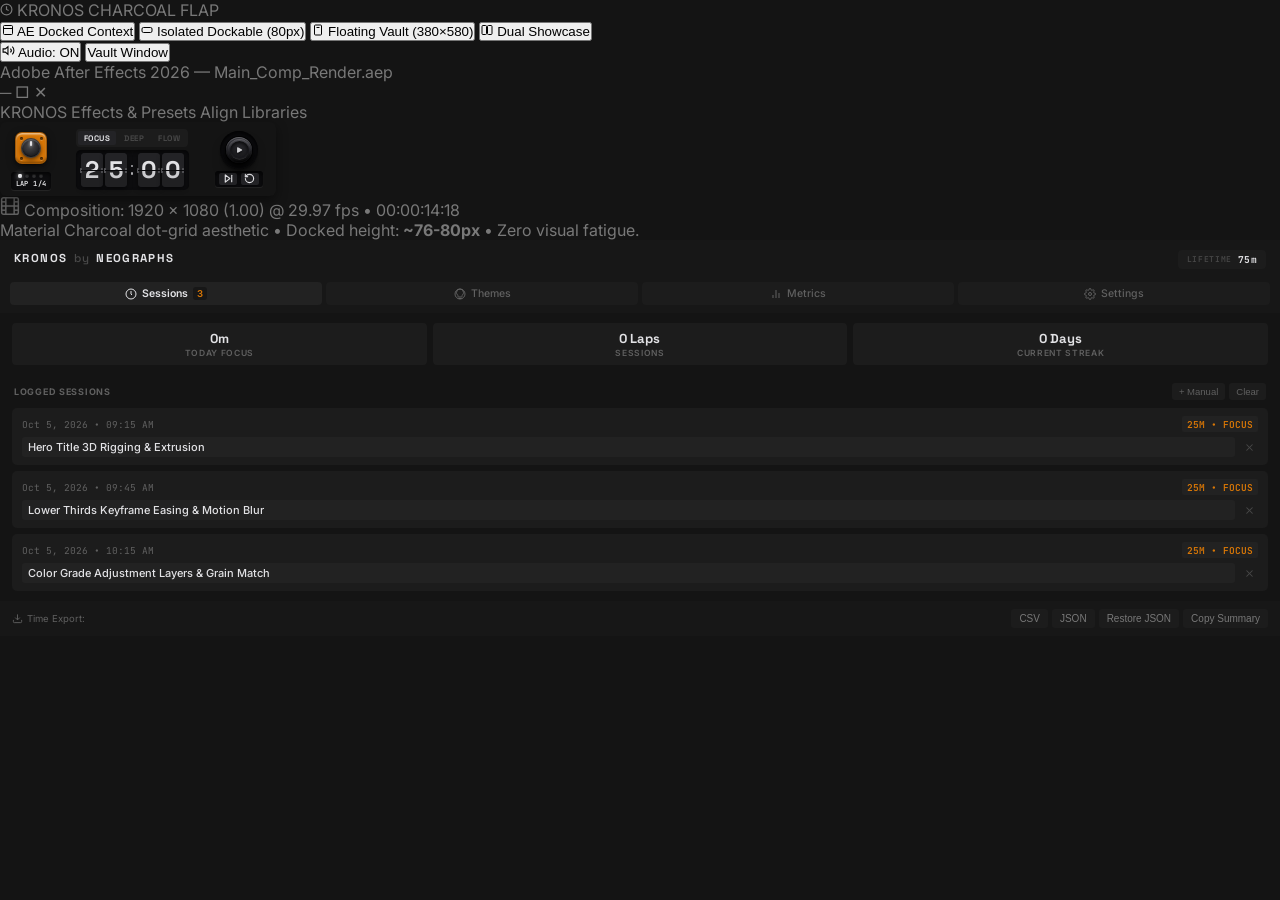
<file: index.html>
<!DOCTYPE html>
<html lang="en">
<head>
  <meta charset="UTF-8">
  <meta name="viewport" content="width=device-width, initial-scale=1.0">
  <title>Kronos — Material Charcoal Industrial Focus Chronometer</title>
  <link rel="preconnect" href="https://fonts.googleapis.com">
  <link rel="preconnect" href="https://fonts.gstatic.com" crossorigin>
  <link href="https://fonts.googleapis.com/css2?family=Inter:wght@400;500;600;700&family=JetBrains+Mono:wght@500;700;800&family=Space+Grotesk:wght@500;700&display=swap" rel="stylesheet">
  <link rel="stylesheet" href="styles.css">
  <style>
    *, *::before, *::after, html, body {
      scrollbar-width: none !important;
      -ms-overflow-style: none !important;
    }
    *::-webkit-scrollbar, ::-webkit-scrollbar,
    *::-webkit-scrollbar-thumb, *::-webkit-scrollbar-track,
    *::-webkit-scrollbar-button, *::-webkit-scrollbar-corner {
      display: none !important;
      width: 0 !important;
      height: 0 !important;
      max-width: 0 !important;
      max-height: 0 !important;
      background: transparent !important;
      opacity: 0 !important;
      pointer-events: none !important;
    }
  </style>
</head>
<body class="showcase-mode" data-active-view="docked-preview">

  <!-- TOP SHOWCASE CONTROL BAR (For Previewing Views & Layouts) -->
  <header class="preview-hud">
    <div class="hud-brand">
      <span class="hud-logo-icon">
        <svg width="13" height="13" viewBox="0 0 24 24" fill="none" stroke="currentColor" stroke-width="2.2">
          <circle cx="12" cy="12" r="10"/>
          <polyline points="12 6 12 12 16 14"/>
        </svg>
      </span>
      <span class="hud-title">KRONOS</span>
      <span class="hud-badge">MATERIAL CHARCOAL</span>
    </div>

    <div class="hud-view-switcher">
      <button class="hud-tab active" data-view="docked-preview">
        <svg width="12" height="12" viewBox="0 0 24 24" fill="none" stroke="currentColor" stroke-width="2"><rect x="3" y="3" width="18" height="18" rx="2"/><line x1="3" y1="9" x2="21" y2="9"/></svg>
        AE Docked Context
      </button>
      <button class="hud-tab" data-view="isolated-preview">
        <svg width="12" height="12" viewBox="0 0 24 24" fill="none" stroke="currentColor" stroke-width="2"><rect x="2" y="7" width="20" height="10" rx="3"/></svg>
        Isolated Dockable (80px)
      </button>
      <button class="hud-tab" data-view="modal-preview">
        <svg width="12" height="12" viewBox="0 0 24 24" fill="none" stroke="currentColor" stroke-width="2"><rect x="5" y="2" width="14" height="20" rx="2"/><line x1="9" y1="7" x2="15" y2="7"/></svg>
        Floating Vault (380×580)
      </button>
      <button class="hud-tab" data-view="split-showcase">
        <svg width="12" height="12" viewBox="0 0 24 24" fill="none" stroke="currentColor" stroke-width="2"><rect x="2" y="3" width="9" height="18" rx="2"/><rect x="13" y="3" width="9" height="18" rx="2"/></svg>
        Dual Showcase
      </button>
    </div>

    <div class="hud-actions">
      <button id="hud-sound-toggle" class="hud-btn" aria-label="Toggle Mechanical Audio Synthesis">
        <svg width="13" height="13" viewBox="0 0 24 24" fill="none" stroke="currentColor" stroke-width="2">
          <polygon points="11 5 6 9 2 9 2 15 6 15 11 19 11 5"/>
          <path d="M19.07 4.93a10 10 0 0 1 0 14.14M15.54 8.46a5 5 0 0 1 0 7.07"/>
        </svg>
        <span>Audio: ON</span>
      </button>
      <button id="hud-quick-vault-btn" class="hud-btn accent">
        <span>Vault Window</span>
      </button>
    </div>
  </header>

  <!-- MAIN WRAPPER CONTAINER -->
  <main class="preview-stage" id="preview-stage">

    <!-- 1. SIMULATED AFTER EFFECTS WORKSPACE CONTEXT -->
    <section class="ae-mockup-container" id="ae-mockup-context">
      <div class="ae-window-frame">
        <!-- AE Title bar -->
        <div class="ae-header-bar">
          <div class="ae-app-title">Adobe After Effects 2026 — Main_Comp_Render.aep</div>
          <div class="ae-win-controls">
            <span class="win-btn win-min">─</span>
            <span class="win-btn win-max">□</span>
            <span class="win-btn win-close">✕</span>
          </div>
        </div>

        <!-- AE Panel Strip Mockup -->
        <div class="ae-strip-shelf">
          <div class="ae-tab-bar">
            <span class="ae-tab active">
              <span class="ae-tab-dot"></span>
              KRONOS
            </span>
            <span class="ae-tab">Effects &amp; Presets</span>
            <span class="ae-tab">Align</span>
            <span class="ae-tab">Libraries</span>
          </div>

          <div class="ae-panel-body">
            <!-- HERE IS THE EXACT 80PX DOCKABLE KRONOS BAR -->
            <div class="kronos-dock-host">
              
              <!-- INJECTED KRONOS DOCKABLE EXTENSION -->
              <div id="kronos-dock-bar" class="kronos-bar dot-grid-bg" role="region" aria-label="Kronos Focus Bar">
                
                <!-- ZONE A: Modular Squircle Rotary & Inset Lap Channel -->
                <div class="kronos-zone zone-left">
                  <!-- Modular Squircle Rotary (Settings Launcher) -->
                  <button id="kronos-crown-btn" class="squircle-modular-trigger" aria-label="Open Session Vault">
                    <span class="squircle-bolt tl"></span>
                    <span class="squircle-bolt tr"></span>
                    <span class="squircle-bolt bl"></span>
                    <span class="squircle-bolt br"></span>
                    <div class="squircle-core-knob">
                      <span class="squircle-notch"></span>
                    </div>
                  </button>

                  <!-- Teenage Engineering Inset Lap Indicator -->
                  <div class="lap-segment-channel" aria-label="Pomodoro cycle progress">
                    <div class="lap-pips-row">
                      <span class="lap-pip active" data-lap="1"></span>
                      <span class="lap-pip" data-lap="2"></span>
                      <span class="lap-pip" data-lap="3"></span>
                      <span class="lap-pip" data-lap="4"></span>
                    </div>
                    <span class="lap-counter-label" id="dock-lap-label">01/04</span>
                  </div>
                </div>

                <!-- ZONE B: Integrated 3-Way Mode Switcher & Split-Flap Chronometer -->
                <div class="kronos-zone zone-center">
                  <!-- Redesigned Industrial 3-Way Mode Switcher -->
                  <div class="mode-selector-strip" id="mode-selector-strip">
                    <button class="mode-tab-btn active" data-mode="focus">FOCUS</button>
                    <button class="mode-tab-btn" data-mode="short_break">DEEP</button>
                    <button class="mode-tab-btn" data-mode="long_break">FLOW</button>
                  </div>

                  <!-- Mechanical Split-Flap Clock Display -->
                  <div class="split-flap-display" id="split-flap-chronometer">
                    <!-- Overtime '+' Badge Indicator -->
                    <div class="overflow-badge" id="kronos-overflow-badge" aria-label="Overtime Flow State">+</div>
                    <!-- Minutes Tens -->
                    <div class="flap-tile-group">
                      <div class="flap-tile" id="tile-m1">
                        <div class="flap-hinge hinge-l"></div>
                        <div class="flap-hinge hinge-r"></div>
                        <div class="flap-card flap-top"><span class="digit-glyph">2</span></div>
                        <div class="flap-card flap-bottom"><span class="digit-glyph">2</span></div>
                        <div class="flap-seam"></div>
                      </div>
                      <!-- Minutes Units -->
                      <div class="flap-tile" id="tile-m2">
                        <div class="flap-hinge hinge-l"></div>
                        <div class="flap-hinge hinge-r"></div>
                        <div class="flap-card flap-top"><span class="digit-glyph">5</span></div>
                        <div class="flap-card flap-bottom"><span class="digit-glyph">5</span></div>
                        <div class="flap-seam"></div>
                      </div>
                    </div>

                    <!-- Flap Colon Divider -->
                    <div class="flap-colon">
                      <span class="colon-dot"></span>
                      <span class="colon-dot"></span>
                    </div>

                    <!-- Seconds Tens -->
                    <div class="flap-tile-group">
                      <div class="flap-tile" id="tile-s1">
                        <div class="flap-hinge hinge-l"></div>
                        <div class="flap-hinge hinge-r"></div>
                        <div class="flap-card flap-top"><span class="digit-glyph">0</span></div>
                        <div class="flap-card flap-bottom"><span class="digit-glyph">0</span></div>
                        <div class="flap-seam"></div>
                      </div>
                      <!-- Seconds Units -->
                      <div class="flap-tile" id="tile-s2">
                        <div class="flap-hinge hinge-l"></div>
                        <div class="flap-hinge hinge-r"></div>
                        <div class="flap-card flap-top"><span class="digit-glyph">0</span></div>
                        <div class="flap-card flap-bottom"><span class="digit-glyph">0</span></div>
                        <div class="flap-seam"></div>
                      </div>
                    </div>
                  </div>
                </div>

                <!-- ZONE C: Tactile Ring Gauge & Axial Plunger Controls -->
                <div class="kronos-zone zone-right">
                  <!-- Circular Gauge & Axial Plunger Cylinder -->
                  <div class="gauge-button-capsule">
                    <svg class="progress-ring-svg" width="38" height="38" viewBox="0 0 38 38">
                      <!-- Only progress arc is drawn. r=16 => circumference 100.53 -->
                      <circle id="kronos-progress-arc" class="ring-arc" cx="19" cy="19" r="16" stroke-dasharray="100.53" stroke-dashoffset="100.53" />
                    </svg>

                    <!-- Tactile Push-Button Trigger -->
                    <button id="kronos-toggle-btn" class="tactile-round-btn play-pause-trigger" aria-label="Start or Pause Timer">
                      <span class="btn-face">
                        <!-- Play Icon (shown when stopped) — soft-cornered, optically centred (centroid on 12,12) -->
                        <svg class="icon-glyph glyph-play" width="12" height="12" viewBox="0 0 24 24" fill="currentColor" stroke="currentColor" stroke-width="2.5" stroke-linejoin="round">
                          <polygon points="8.75 6.5 18.25 12 8.75 17.5"></polygon>
                        </svg>
                        <!-- Pause Icon (shown when running) — symmetric pill bars centred on x=12 -->
                        <svg class="icon-glyph glyph-pause" width="12" height="12" viewBox="0 0 24 24" fill="currentColor" style="display: none;">
                          <rect x="7" y="5.5" width="3.5" height="13" rx="1.75"></rect>
                          <rect x="13.5" y="5.5" width="3.5" height="13" rx="1.75"></rect>
                        </svg>
                      </span>
                    </button>
                  </div>

                  <!-- Micro Actions (Borderless, Zero-Background, Ample Clearance) -->
                  <div class="micro-actions">
                    <button id="kronos-skip-btn" class="micro-icon-btn" aria-label="Complete or Skip Lap">
                      <svg width="11" height="11" viewBox="0 0 24 24" fill="none" stroke="currentColor" stroke-width="2.5" stroke-linecap="round" stroke-linejoin="round">
                        <polygon points="5 4 15 12 5 20 5 4"></polygon>
                        <line x1="19" y1="5" x2="19" y2="19"></line>
                      </svg>
                    </button>
                    <button id="kronos-reset-btn" class="micro-icon-btn" aria-label="Reset Timer (Ctrl+Click to Reset Lap)">
                      <svg width="11" height="11" viewBox="0 0 24 24" fill="none" stroke="currentColor" stroke-width="2.5" stroke-linecap="round" stroke-linejoin="round">
                        <path d="M3 12a9 9 0 1 0 9-9 9.75 9.75 0 0 0-6.74 2.74L3 8"></path>
                        <path d="M3 3v5h5"></path>
                      </svg>
                    </button>
                  </div>

                </div>

              </div>
              <!-- END KRONOS DOCKABLE BAR -->
            </div>

            <!-- Simulated AE Composition Viewer / Timeline Background with Dot Grid -->
            <div class="ae-workspace-canvas dot-grid-bg">
              <div class="ae-empty-slate">
                <div class="ae-slate-comp-badge">
                  <svg width="20" height="20" viewBox="0 0 24 24" fill="none" stroke="#606060" stroke-width="1.8">
                    <rect x="2" y="2" width="20" height="20" rx="2.18"/>
                    <line x1="7" y1="2" x2="7" y2="22"/>
                    <line x1="17" y1="2" x2="17" y2="22"/>
                    <line x1="2" y1="12" x2="22" y2="12"/>
                    <line x1="2" y1="7" x2="7" y2="7"/>
                    <line x1="2" y1="17" x2="7" y2="17"/>
                    <line x1="17" y1="17" x2="22" y2="17"/>
                    <line x1="17" y1="7" x2="22" y2="7"/>
                  </svg>
                  <span>Composition: 1920 × 1080 (1.00) @ 29.97 fps • 00:00:14:18</span>
                </div>
                <p class="ae-slate-desc">
                  Material Charcoal dot-grid aesthetic • Docked height: <strong>~76-80px</strong> • Zero visual fatigue.
                </p>
              </div>
            </div>
          </div>
        </div>
      </div>
    </section>

    <!-- 2. FLOATING MODELESS WINDOW ("SESSION VAULT & PREFERENCES") -->
    <!-- Matches Citadel & Splice Modeless Geometry: 380px x 580px, Dot Grid Textured -->
    <aside class="floating-vault-window dot-grid-bg" id="floating-vault-modal" role="dialog" aria-labelledby="vault-title" aria-modal="false">
      <!-- Window Title Bar -->
      <div class="vault-titlebar" id="vault-drag-handle">
        <div class="vault-branding">
          <span class="vault-logo" id="vault-title">KRONOS</span>
          <span class="vault-by">by</span>
          <span class="vault-logo">NEOGRAPHS</span>
        </div>

        <div class="vault-lifetime-chip" id="vault-lifetime-chip" aria-label="Lifetime focus minutes accumulated">
          <span class="lifetime-label">LIFETIME</span>
          <span id="header-lifetime-time">0m</span>
        </div>
      </div>

      <!-- Navigation Segment Switcher -->
      <nav class="vault-nav-strip">
        <button class="vault-tab-btn active" data-tab="tab-sessions">
          <svg width="12" height="12" viewBox="0 0 24 24" fill="none" stroke="currentColor" stroke-width="2"><circle cx="12" cy="12" r="10"/><polyline points="12 6 12 12 14 14"/></svg>
          Sessions
          <span class="tab-count-badge" id="session-count-badge">3</span>
        </button>
        <button class="vault-tab-btn" data-tab="tab-themes">
          <svg width="12" height="12" viewBox="0 0 24 24" fill="none" stroke="currentColor" stroke-width="2"><circle cx="12" cy="12" r="10"/><path d="M12 2a7 7 0 0 0-7 7c0 2.38 1.19 4.47 3 5.74V17a1 1 0 0 0 1 1h6a1 1 0 0 0 1-1v-2.26c1.81-1.27 3-3.36 3-5.74a7 7 0 0 0-7-7z"/><line x1="9" y1="21" x2="15" y2="21"/></svg>
          Themes
        </button>
        <button class="vault-tab-btn" data-tab="tab-analytics">
          <svg width="12" height="12" viewBox="0 0 24 24" fill="none" stroke="currentColor" stroke-width="2"><line x1="18" y1="20" x2="18" y2="10"/><line x1="12" y1="20" x2="12" y2="4"/><line x1="6" y1="20" x2="6" y2="14"/></svg>
          Metrics
        </button>
        <button class="vault-tab-btn" data-tab="tab-preferences">
          <svg width="12" height="12" viewBox="0 0 24 24" fill="none" stroke="currentColor" stroke-width="2"><circle cx="12" cy="12" r="3"/><path d="M19.4 15a1.65 1.65 0 0 0 .33 1.82l.06.06a2 2 0 0 1 0 2.83 2 2 0 0 1-2.83 0l-.06-.06a1.65 1.65 0 0 0-1.82-.33 1.65 1.65 0 0 0-1 1.51V21a2 2 0 0 1-2 2 2 2 0 0 1-2-2v-.09A1.65 1.65 0 0 0 9 19.4a1.65 1.65 0 0 0-1.82.33l-.06.06a2 2 0 0 1-2.83 0 2 2 0 0 1 0-2.83l.06-.06a1.65 1.65 0 0 0 .33-1.82 1.65 1.65 0 0 0-1.51-1H3a2 2 0 0 1-2-2 2 2 0 0 1 2-2h.09A1.65 1.65 0 0 0 4.6 9a1.65 1.65 0 0 0-.33-1.82l-.06-.06a2 2 0 0 1 0-2.83 2 2 0 0 1 2.83 0l.06.06a1.65 1.65 0 0 0 1.82.33H9a1.65 1.65 0 0 0 1-1.51V3a2 2 0 0 1 2-2 2 2 0 0 1 2 2v.09a1.65 1.65 0 0 0 1 1.51 1.65 1.65 0 0 0 1.82-.33l.06-.06a2 2 0 0 1 2.83 0 2 2 0 0 1 0 2.83l-.06.06a1.65 1.65 0 0 0-.33 1.82V9a1.65 1.65 0 0 0 1.51 1H21a2 2 0 0 1 2 2 2 2 0 0 1-2 2h-.09a1.65 1.65 0 0 0-1.51 1z"/></svg>
          Settings
        </button>
      </nav>

      <!-- TAB: THEMES -->
      <div class="vault-tab-content" id="tab-themes">


        <div class="theme-cards-grid" id="theme-cards-grid">
          <!-- 1. Charcoal Flap (Baseline) -->
          <div class="theme-card active" data-theme-id="charcoal">
            <div class="theme-card-preview theme-pv-charcoal">
              <div class="pv-bar">
                <span class="pv-crown amber"></span>
                <span class="pv-flap">25</span>
                <span class="pv-ring amber"></span>
              </div>
            </div>
            <div class="theme-card-info">
              <div class="theme-name-row">
                <span class="theme-title">Charcoal Flap</span>
              </div>
              <span class="theme-desc">Material Charcoal • Industrial amber</span>
              <div class="theme-swatches">
                <span class="swatch" data-theme-id="charcoal" data-color-key="clockBg" style="background: #0d0d0f;">
                  <input type="color" class="swatch-color-picker" value="#0d0d0f">
                </span>
                <span class="swatch" data-theme-id="charcoal" data-color-key="plateColor" style="background: #232326;">
                  <input type="color" class="swatch-color-picker" value="#232326">
                </span>
                <span class="swatch" data-theme-id="charcoal" data-color-key="fontColor" style="background: #e2e2e5;">
                  <input type="color" class="swatch-color-picker" value="#e2e2e5">
                </span>
                <span class="swatch" data-theme-id="charcoal" data-color-key="pluginBg" style="background: #141414;">
                  <input type="color" class="swatch-color-picker" value="#141414">
                </span>
                <span class="swatch" data-theme-id="charcoal" data-color-key="accentColor" style="background: #d97706;">
                  <input type="color" class="swatch-color-picker" value="#d97706">
                </span>
                <button type="button" class="theme-reset-btn" data-theme-id="charcoal" aria-label="Reset Charcoal Flap colors">
                  <svg width="12" height="12" viewBox="0 0 24 24" fill="none" stroke="currentColor" stroke-width="2" stroke-linecap="round" stroke-linejoin="round">
                    <path d="M3 12a9 9 0 1 0 9-9 9.75 9.75 0 0 0-6.74 2.74L3 8"></path>
                    <path d="M3 3v5h5"></path>
                  </svg>
                </button>
              </div>
            </div>
            <div class="theme-card-radio">
              <span class="radio-check">✓</span>
            </div>
          </div>

          <!-- 2. Neon Lilac (Priority 1 Purple) -->
          <div class="theme-card" data-theme-id="neon-lilac">
            <div class="theme-card-preview theme-pv-lilac">
              <div class="pv-bar">
                <span class="pv-crown lilac"></span>
                <span class="pv-flap">25</span>
                <span class="pv-ring lilac"></span>
              </div>
            </div>
            <div class="theme-card-info">
              <div class="theme-name-row">
                <span class="theme-title">Neon Lilac</span>
              </div>
              <span class="theme-desc">Spotify RAP-200A • Soft Lilac &amp; Deep Amethyst</span>
              <div class="theme-swatches">
                <span class="swatch" data-theme-id="neon-lilac" data-color-key="clockBg" style="background: #100c24;">
                  <input type="color" class="swatch-color-picker" value="#100c24">
                </span>
                <span class="swatch" data-theme-id="neon-lilac" data-color-key="plateColor" style="background: #2b2454;">
                  <input type="color" class="swatch-color-picker" value="#2b2454">
                </span>
                <span class="swatch" data-theme-id="neon-lilac" data-color-key="fontColor" style="background: #f0ebff;">
                  <input type="color" class="swatch-color-picker" value="#f0ebff">
                </span>
                <span class="swatch" data-theme-id="neon-lilac" data-color-key="pluginBg" style="background: #120e24;">
                  <input type="color" class="swatch-color-picker" value="#120e24">
                </span>
                <span class="swatch" data-theme-id="neon-lilac" data-color-key="accentColor" style="background: #9b8bf4;">
                  <input type="color" class="swatch-color-picker" value="#9b8bf4">
                </span>
                <button type="button" class="theme-reset-btn" data-theme-id="neon-lilac" aria-label="Reset Neon Lilac colors">
                  <svg width="12" height="12" viewBox="0 0 24 24" fill="none" stroke="currentColor" stroke-width="2" stroke-linecap="round" stroke-linejoin="round">
                    <path d="M3 12a9 9 0 1 0 9-9 9.75 9.75 0 0 0-6.74 2.74L3 8"></path>
                    <path d="M3 3v5h5"></path>
                  </svg>
                </button>
              </div>
            </div>
            <div class="theme-card-radio">
              <span class="radio-check">✓</span>
            </div>
          </div>

          <!-- 3. Braun 1972 (Priority 2 Cream) -->
          <div class="theme-card" data-theme-id="braun-1972">
            <div class="theme-card-preview theme-pv-braun">
              <div class="pv-bar">
                <span class="pv-crown braun"></span>
                <span class="pv-flap">25</span>
                <span class="pv-ring braun"></span>
              </div>
            </div>
            <div class="theme-card-info">
              <div class="theme-name-row">
                <span class="theme-title">Braun 1972</span>
              </div>
              <span class="theme-desc">Dieter Rams Ivory • Slate Black &amp; Safety Orange</span>
              <div class="theme-swatches">
                <span class="swatch" data-theme-id="braun-1972" data-color-key="clockBg" style="background: #201f1e;">
                  <input type="color" class="swatch-color-picker" value="#201f1e">
                </span>
                <span class="swatch" data-theme-id="braun-1972" data-color-key="plateColor" style="background: #272625;">
                  <input type="color" class="swatch-color-picker" value="#272625">
                </span>
                <span class="swatch" data-theme-id="braun-1972" data-color-key="fontColor" style="background: #f7f4ed;">
                  <input type="color" class="swatch-color-picker" value="#f7f4ed">
                </span>
                <span class="swatch" data-theme-id="braun-1972" data-color-key="pluginBg" style="background: #ece6da;">
                  <input type="color" class="swatch-color-picker" value="#ece6da">
                </span>
                <span class="swatch" data-theme-id="braun-1972" data-color-key="accentColor" style="background: #ea580c;">
                  <input type="color" class="swatch-color-picker" value="#ea580c">
                </span>
                <button type="button" class="theme-reset-btn" data-theme-id="braun-1972" aria-label="Reset Braun 1972 colors">
                  <svg width="12" height="12" viewBox="0 0 24 24" fill="none" stroke="currentColor" stroke-width="2" stroke-linecap="round" stroke-linejoin="round">
                    <path d="M3 12a9 9 0 1 0 9-9 9.75 9.75 0 0 0-6.74 2.74L3 8"></path>
                    <path d="M3 3v5h5"></path>
                  </svg>
                </button>
              </div>
            </div>
            <div class="theme-card-radio">
              <span class="radio-check">✓</span>
            </div>
          </div>

          <!-- 4. Cyber Violet (Priority 3 Purple) -->
          <div class="theme-card" data-theme-id="cyber-violet">
            <div class="theme-card-preview theme-pv-cyber">
              <div class="pv-bar">
                <span class="pv-crown cyber"></span>
                <span class="pv-flap">25</span>
                <span class="pv-ring cyber"></span>
              </div>
            </div>
            <div class="theme-card-info">
              <div class="theme-name-row">
                <span class="theme-title">Cyber Violet</span>
              </div>
              <span class="theme-desc">Obsidian Pitch Black • Electric Neon Violet Glow</span>
              <div class="theme-swatches">
                <span class="swatch" data-theme-id="cyber-violet" data-color-key="clockBg" style="background: #08080b;">
                  <input type="color" class="swatch-color-picker" value="#08080b">
                </span>
                <span class="swatch" data-theme-id="cyber-violet" data-color-key="plateColor" style="background: #161622;">
                  <input type="color" class="swatch-color-picker" value="#161622">
                </span>
                <span class="swatch" data-theme-id="cyber-violet" data-color-key="fontColor" style="background: #a89eff;">
                  <input type="color" class="swatch-color-picker" value="#a89eff">
                </span>
                <span class="swatch" data-theme-id="cyber-violet" data-color-key="pluginBg" style="background: #09090c;">
                  <input type="color" class="swatch-color-picker" value="#09090c">
                </span>
                <span class="swatch" data-theme-id="cyber-violet" data-color-key="accentColor" style="background: #7969ef;">
                  <input type="color" class="swatch-color-picker" value="#7969ef">
                </span>
                <button type="button" class="theme-reset-btn" data-theme-id="cyber-violet" aria-label="Reset Cyber Violet colors">
                  <svg width="12" height="12" viewBox="0 0 24 24" fill="none" stroke="currentColor" stroke-width="2" stroke-linecap="round" stroke-linejoin="round">
                    <path d="M3 12a9 9 0 1 0 9-9 9.75 9.75 0 0 0-6.74 2.74L3 8"></path>
                    <path d="M3 3v5h5"></path>
                  </svg>
                </button>
              </div>
            </div>
            <div class="theme-card-radio">
              <span class="radio-check">✓</span>
            </div>
          </div>

          <!-- 5. Kyoto Matcha -->
          <div class="theme-card" data-theme-id="kyoto-matcha">
            <div class="theme-card-preview theme-pv-matcha">
              <div class="pv-bar">
                <span class="pv-crown matcha"></span>
                <span class="pv-flap">25</span>
                <span class="pv-ring matcha"></span>
              </div>
            </div>
            <div class="theme-card-info">
              <div class="theme-name-row">
                <span class="theme-title">Kyoto Matcha</span>
              </div>
              <span class="theme-desc">Matcha Latte Vending • Washi Cream &amp; Brass</span>
              <div class="theme-swatches">
                <span class="swatch" data-theme-id="kyoto-matcha" data-color-key="clockBg" style="background: #18201c;">
                  <input type="color" class="swatch-color-picker" value="#18201c">
                </span>
                <span class="swatch" data-theme-id="kyoto-matcha" data-color-key="plateColor" style="background: #2b4238;">
                  <input type="color" class="swatch-color-picker" value="#2b4238">
                </span>
                <span class="swatch" data-theme-id="kyoto-matcha" data-color-key="fontColor" style="background: #ede2cf;">
                  <input type="color" class="swatch-color-picker" value="#ede2cf">
                </span>
                <span class="swatch" data-theme-id="kyoto-matcha" data-color-key="pluginBg" style="background: #1f2421;">
                  <input type="color" class="swatch-color-picker" value="#1f2421">
                </span>
                <span class="swatch" data-theme-id="kyoto-matcha" data-color-key="accentColor" style="background: #c29b62;">
                  <input type="color" class="swatch-color-picker" value="#c29b62">
                </span>
                <button type="button" class="theme-reset-btn" data-theme-id="kyoto-matcha" aria-label="Reset Kyoto Matcha colors">
                  <svg width="12" height="12" viewBox="0 0 24 24" fill="none" stroke="currentColor" stroke-width="2" stroke-linecap="round" stroke-linejoin="round">
                    <path d="M3 12a9 9 0 1 0 9-9 9.75 9.75 0 0 0-6.74 2.74L3 8"></path>
                    <path d="M3 3v5h5"></path>
                  </svg>
                </button>
              </div>
            </div>
            <div class="theme-card-radio">
              <span class="radio-check">✓</span>
            </div>
          </div>

          <!-- 6. Cobalt Runner -->
          <div class="theme-card" data-theme-id="cobalt-runner">
            <div class="theme-card-preview theme-pv-cobalt">
              <div class="pv-bar">
                <span class="pv-crown cobalt"></span>
                <span class="pv-flap">25</span>
                <span class="pv-ring cobalt"></span>
              </div>
            </div>
            <div class="theme-card-info">
              <div class="theme-name-row">
                <span class="theme-title">Cobalt Runner</span>
              </div>
              <span class="theme-desc">Electric Cobalt Blue • High-Vis Athletic Orange</span>
              <div class="theme-swatches">
                <span class="swatch" data-theme-id="cobalt-runner" data-color-key="clockBg" style="background: #0e131a;">
                  <input type="color" class="swatch-color-picker" value="#0e131a">
                </span>
                <span class="swatch" data-theme-id="cobalt-runner" data-color-key="plateColor" style="background: #1c7ed6;">
                  <input type="color" class="swatch-color-picker" value="#1c7ed6">
                </span>
                <span class="swatch" data-theme-id="cobalt-runner" data-color-key="fontColor" style="background: #ffffff;">
                  <input type="color" class="swatch-color-picker" value="#ffffff">
                </span>
                <span class="swatch" data-theme-id="cobalt-runner" data-color-key="pluginBg" style="background: #11161d;">
                  <input type="color" class="swatch-color-picker" value="#11161d">
                </span>
                <span class="swatch" data-theme-id="cobalt-runner" data-color-key="accentColor" style="background: #ff6b18;">
                  <input type="color" class="swatch-color-picker" value="#ff6b18">
                </span>
                <button type="button" class="theme-reset-btn" data-theme-id="cobalt-runner" aria-label="Reset Cobalt Runner colors">
                  <svg width="12" height="12" viewBox="0 0 24 24" fill="none" stroke="currentColor" stroke-width="2" stroke-linecap="round" stroke-linejoin="round">
                    <path d="M3 12a9 9 0 1 0 9-9 9.75 9.75 0 0 0-6.74 2.74L3 8"></path>
                    <path d="M3 3v5h5"></path>
                  </svg>
                </button>
              </div>
            </div>
            <div class="theme-card-radio">
              <span class="radio-check">✓</span>
            </div>
          </div>

          <!-- 7. Solar Ochre -->
          <div class="theme-card" data-theme-id="solar-ochre">
            <div class="theme-card-preview theme-pv-ochre">
              <div class="pv-bar">
                <span class="pv-crown ochre"></span>
                <span class="pv-flap">25</span>
                <span class="pv-ring ochre"></span>
              </div>
            </div>
            <div class="theme-card-info">
              <div class="theme-name-row">
                <span class="theme-title">Solar Ochre</span>
              </div>
              <span class="theme-desc">Bauhaus Canary Ochre • Deep Ink Black Digits</span>
              <div class="theme-swatches">
                <span class="swatch" data-theme-id="solar-ochre" data-color-key="clockBg" style="background: #111114;">
                  <input type="color" class="swatch-color-picker" value="#111114">
                </span>
                <span class="swatch" data-theme-id="solar-ochre" data-color-key="plateColor" style="background: #f59f00;">
                  <input type="color" class="swatch-color-picker" value="#f59f00">
                </span>
                <span class="swatch" data-theme-id="solar-ochre" data-color-key="fontColor" style="background: #121212;">
                  <input type="color" class="swatch-color-picker" value="#121212">
                </span>
                <span class="swatch" data-theme-id="solar-ochre" data-color-key="pluginBg" style="background: #18181b;">
                  <input type="color" class="swatch-color-picker" value="#18181b">
                </span>
                <span class="swatch" data-theme-id="solar-ochre" data-color-key="accentColor" style="background: #fa5252;">
                  <input type="color" class="swatch-color-picker" value="#fa5252">
                </span>
                <button type="button" class="theme-reset-btn" data-theme-id="solar-ochre" aria-label="Reset Solar Ochre colors">
                  <svg width="12" height="12" viewBox="0 0 24 24" fill="none" stroke="currentColor" stroke-width="2" stroke-linecap="round" stroke-linejoin="round">
                    <path d="M3 12a9 9 0 1 0 9-9 9.75 9.75 0 0 0-6.74 2.74L3 8"></path>
                    <path d="M3 3v5h5"></path>
                  </svg>
                </button>
              </div>
            </div>
            <div class="theme-card-radio">
              <span class="radio-check">✓</span>
            </div>
          </div>
        </div>
      </div>

      <!-- TAB 1: SESSIONS LOG & EXPORT -->
      <div class="vault-tab-content active" id="tab-sessions">
        <!-- Quick Summary Bar -->
        <div class="vault-session-hero">
          <div class="hero-metric">
            <span class="metric-val" id="metric-today-time">1h 15m</span>
            <span class="metric-lbl">TODAY FOCUS</span>
          </div>
          <div class="hero-metric">
            <span class="metric-val" id="metric-today-laps">3 Laps</span>
            <span class="metric-lbl">SESSIONS</span>
          </div>
          <div class="hero-metric">
            <span class="metric-val" id="metric-streak">4 Days</span>
            <span class="metric-lbl">CURRENT STREAK</span>
          </div>
        </div>

        <!-- Session List Controls -->
        <div class="session-list-toolbar">
          <span class="section-title">LOGGED SESSIONS</span>
          <div class="toolbar-actions">
            <button id="btn-quick-add-session" class="vault-btn-subtle" aria-label="Quick Add">+ Manual</button>
            <button id="btn-clear-all" class="vault-btn-subtle" aria-label="Clear All">Clear</button>
          </div>
        </div>

        <!-- Scrollable Session Cards Container -->
        <div class="session-cards-scroll" id="session-cards-container">
          <!-- Dynamically populated session cards with editable titles -->
        </div>

        <!-- Export Bottom Bar -->
        <div class="vault-footer-export">
          <div class="export-note">
            <svg width="11" height="11" viewBox="0 0 24 24" fill="none" stroke="currentColor" stroke-width="2"><path d="M21 15v4a2 2 0 0 1-2 2H5a2 2 0 0 1-2-2v-4"/><polyline points="7 10 12 15 17 10"/><line x1="12" y1="15" x2="12" y2="3"/></svg>
            <span>Time Export:</span>
          </div>
          <div class="export-btn-group">
            <button id="btn-export-csv" class="vault-export-btn" aria-label="Export CSV">CSV</button>
            <button id="btn-export-json" class="vault-export-btn" aria-label="Export JSON">JSON</button>
            <button id="btn-import-json" class="vault-export-btn" aria-label="Restore Sessions JSON">Restore JSON</button>
            <input type="file" id="input-import-json" accept=".json" style="display: none;">
            <button id="btn-copy-summary" class="vault-export-btn" aria-label="Copy Summary">Copy Summary</button>
          </div>
        </div>
      </div>

      <!-- TAB 2: ANALYTICS & INSIGHTS (Dynamic Engine • Zero Mockups) -->
      <div class="vault-tab-content" id="tab-analytics">
        <div class="analytics-wrapper">
          <div class="analytics-card">
            <div class="card-header">
              <div class="card-title-group">
                <span class="card-title" id="analytics-chart-title">WEEKLY FOCUS VELOCITY</span>
                <span class="card-sub" id="analytics-chart-sub">Last 7 Days</span>
              </div>
              <div class="timeframe-group" id="analytics-timeframe-group">
                <button class="tf-btn" data-tf="daily">Daily</button>
                <button class="tf-btn active" data-tf="7d">7 Days</button>
                <button class="tf-btn" data-tf="monthly">Monthly</button>
              </div>
            </div>
            <!-- Dynamic Bar Chart (Filled Live from KronosStorage) -->
            <div class="analytics-bar-chart" id="analytics-bar-chart"></div>
          </div>

          <div class="analytics-card">
            <div class="card-header">
              <div class="card-title-group">
                <span class="card-title">CATEGORY BREAKDOWN</span>
                <span class="card-sub">Real Data by Session Title</span>
              </div>
            </div>
            <!-- Dynamic Category Breakdown (Aggregated Live from KronosStorage) -->
            <div class="category-breakdown-list" id="category-breakdown-list"></div>
          </div>
        </div>
      </div>

      <!-- TAB 3: PREFERENCES & EXTENSION STORAGE -->
      <div class="vault-tab-content" id="tab-preferences">
        <div class="preferences-wrapper">
          <div class="pref-group">
            <div class="group-title">TIMER INTERVALS (MINUTES)</div>
            
            <div class="pref-row">
              <label for="pref-focus-dur">Focus Duration (min)</label>
              <div class="stepper-input">
                <button class="step-btn" data-step="pref-focus-dur" data-val="-1">－</button>
                <input type="number" id="pref-focus-dur" value="25" min="1" max="90">
                <button class="step-btn" data-step="pref-focus-dur" data-val="1">＋</button>
              </div>
            </div>

            <div class="pref-row">
              <label for="pref-short-break">Deep Focus Duration (min)</label>
              <div class="stepper-input">
                <button class="step-btn" data-step="pref-short-break" data-val="-1">－</button>
                <input type="number" id="pref-short-break" value="50" min="1" max="90">
                <button class="step-btn" data-step="pref-short-break" data-val="1">＋</button>
              </div>
            </div>

            <div class="pref-row">
              <label for="pref-long-break">Flow State Duration (min)</label>
              <div class="stepper-input">
                <button class="step-btn" data-step="pref-long-break" data-val="-1">－</button>
                <input type="number" id="pref-long-break" value="90" min="1" max="90">
                <button class="step-btn" data-step="pref-long-break" data-val="1">＋</button>
              </div>
            </div>

            <div class="pref-row">
              <label for="pref-laps-cycle">Laps per Cycle (Max 5)</label>
              <div class="stepper-input">
                <button class="step-btn" data-step="pref-laps-cycle" data-val="-1">－</button>
                <input type="number" id="pref-laps-cycle" value="4" min="1" max="5">
                <button class="step-btn" data-step="pref-laps-cycle" data-val="1">＋</button>
              </div>
            </div>
          </div>

          <div class="pref-group">
            <div class="group-title">TACTILE AUDIO SYNTHESIS</div>
            <div class="pref-row">
              <label for="pref-switch-volume">Switch Click Volume</label>
              <div class="volume-control-box">
                <input type="range" id="pref-switch-volume" min="0" max="100" value="50" class="pref-slider">
                <span id="pref-switch-volume-val" class="volume-val">50%</span>
              </div>
            </div>
            <div class="pref-row">
              <label for="pref-clock-volume">Clock Tick Volume</label>
              <div class="volume-control-box">
                <input type="range" id="pref-clock-volume" min="0" max="100" value="80" class="pref-slider">
                <span id="pref-clock-volume-val" class="volume-val">80%</span>
              </div>
            </div>
            <div class="pref-row">
              <label for="pref-audio-profile">Sound Style</label>
              <select id="pref-audio-profile" class="pref-select">
                <option value="mechanical">Tactile Mechanical Switch</option>
                <option value="braun_thud">Braun Analog Thud (1972)</option>
                <option value="vintage_bell">Vintage Studio Bell</option>
                <option value="digital_quartz">Digital Quartz Chrono</option>
                <option value="zen_gong">Zen Singing Bowl</option>
              </select>
            </div>
            <div class="pref-row">
              <label for="pref-sound-effects">Mechanical Switch Clicks</label>
              <input type="checkbox" id="pref-sound-effects" checked class="pref-toggle">
            </div>
            <div class="pref-row">
              <label for="pref-chime-end">Session Complete Chime</label>
              <input type="checkbox" id="pref-chime-end" checked class="pref-toggle">
            </div>
            <div class="pref-row">
              <label for="pref-soft-tick">Subtle Clock Ticking (During Focus)</label>
              <input type="checkbox" id="pref-soft-tick" class="pref-toggle">
            </div>
          </div>

          <div class="pref-group">
            <div class="group-title">STORAGE &amp; LOCAL PREFERENCES PATH</div>
            <div class="storage-info-box">
              <div class="storage-path-header">
                <svg width="11" height="11" viewBox="0 0 24 24" fill="none" stroke="currentColor" stroke-width="2"><path d="M22 19a2 2 0 0 1-2 2H4a2 2 0 0 1-2-2V5a2 2 0 0 1 2-2h5l2 3h9a2 2 0 0 1 2 2z"/></svg>
                <span>Live Extension Directory:</span>
              </div>
              <code class="storage-path-code">C:\Users\Admin\AppData\Local\NeoGraphs\Kronos</code>
              <p class="storage-path-desc">
                Sessions and custom settings are automatically synced to this local path for offline persistence across After Effects launches.
              </p>
            </div>
          </div>

          <div class="pref-save-row">
            <button id="btn-save-prefs" class="vault-btn-primary">Apply Settings</button>
            <span id="save-status-indicator" class="status-msg"></span>
          </div>
        </div>
      </div>

    </aside>

  </main>

  <!-- NOTIFICATION TOAST -->
  <div id="kronos-toast" class="toast-bubble" aria-live="polite"></div>

  <!-- Clean Themed Modal Dialog for Deletion Confirmation -->
  <div id="kronos-confirm-modal" class="confirm-modal-backdrop" aria-hidden="true" style="display: none;">
    <div class="confirm-dialog-card">
      <div class="confirm-dialog-icon">
        <svg width="18" height="18" viewBox="0 0 24 24" fill="none" stroke="currentColor" stroke-width="2.2" stroke-linecap="round" stroke-linejoin="round">
          <polyline points="3 6 5 6 21 6"></polyline>
          <path d="M19 6v14a2 2 0 0 1-2 2H7a2 2 0 0 1-2-2V6m3 0V4a2 2 0 0 1 2-2h4a2 2 0 0 1 2 2v2"></path>
          <line x1="10" y1="11" x2="10" y2="17"></line>
          <line x1="14" y1="11" x2="14" y2="17"></line>
        </svg>
      </div>
      <div class="confirm-dialog-body">
        <div class="confirm-dialog-title">Delete Session?</div>
        <p class="confirm-dialog-msg">Do you want to delete this recorded session? This action cannot be undone.</p>
      </div>
      <div class="confirm-dialog-actions">
        <button id="confirm-modal-cancel" class="confirm-btn cancel" type="button">Cancel</button>
        <button id="confirm-modal-delete" class="confirm-btn delete" type="button">Delete</button>
      </div>
    </div>
  </div>

  <script src="app.js"></script>
</body>
</html>
</file>
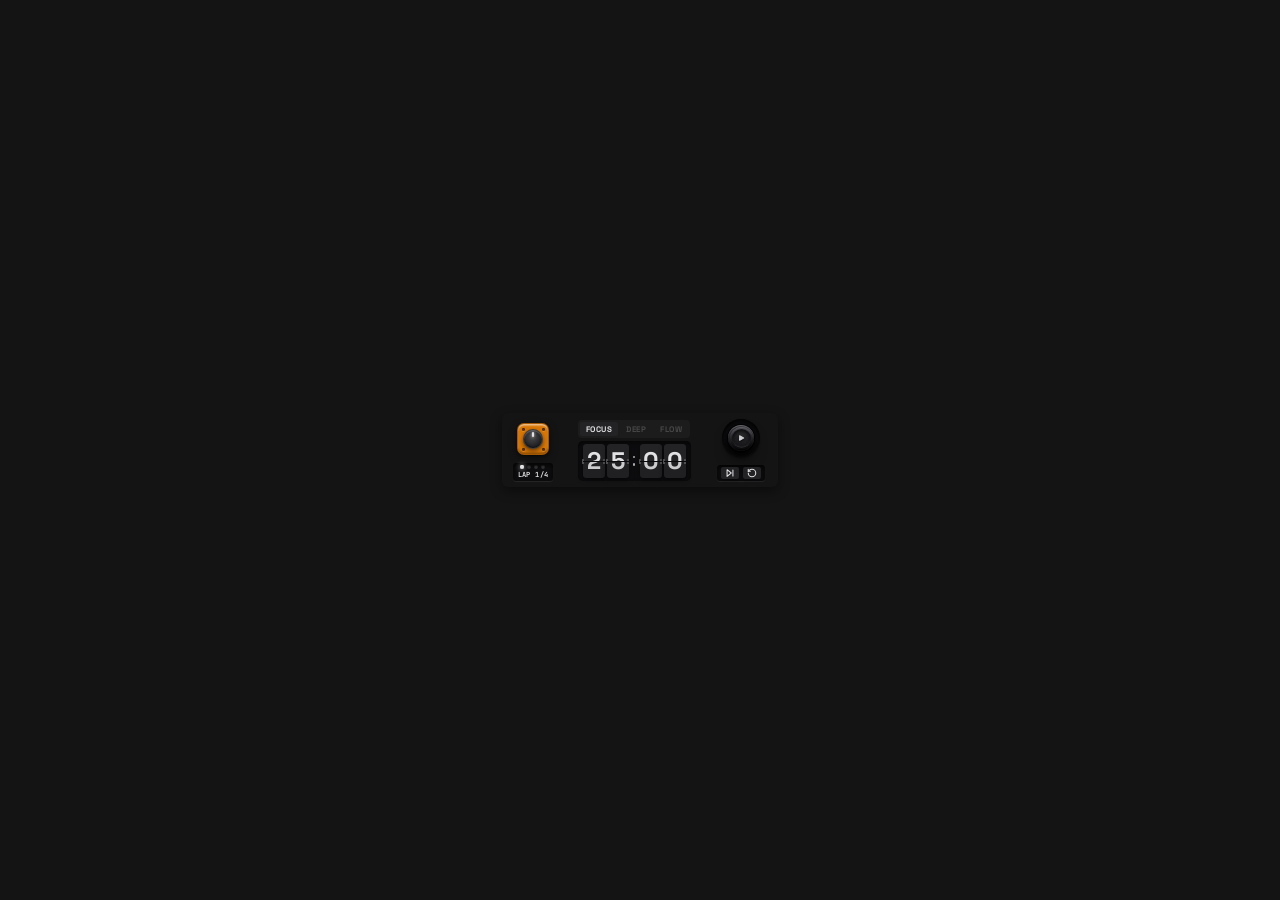
<file: client/index.html>
<!DOCTYPE html>
<html lang="en">

<head>
  <meta charset="UTF-8">
  <meta name="viewport" content="width=device-width, initial-scale=1.0">
  <title>Kronos</title>
  <link rel="preconnect" href="https://fonts.googleapis.com">
  <link rel="preconnect" href="https://fonts.gstatic.com" crossorigin>
  <link
    href="https://fonts.googleapis.com/css2?family=Inter:wght@400;500;600;700&family=JetBrains+Mono:wght@500;700;800&family=Space+Grotesk:wght@500;700&display=swap"
    rel="stylesheet">
  <link rel="stylesheet" href="css/styles.css">
  <style>
    *, *::before, *::after, html, body {
      scrollbar-width: none !important;
      -ms-overflow-style: none !important;
    }
    *::-webkit-scrollbar, ::-webkit-scrollbar,
    *::-webkit-scrollbar-thumb, *::-webkit-scrollbar-track,
    *::-webkit-scrollbar-button, *::-webkit-scrollbar-corner {
      display: none !important;
      width: 0 !important;
      height: 0 !important;
      max-width: 0 !important;
      max-height: 0 !important;
      background: transparent !important;
      opacity: 0 !important;
      pointer-events: none !important;
    }
  </style>
  <script>
    (function () {
      try {
        var theme = 'charcoal';
        if (typeof window.require === 'function') {
          var fs = window.require('fs');
          var prefsPath = "C:\\Users\\Admin\\AppData\\Local\\NeoGraphs\\Kronos\\preferences.json";
          if (fs.existsSync(prefsPath)) {
            var p = JSON.parse(fs.readFileSync(prefsPath, 'utf8'));
            if (p && p.theme) theme = p.theme;
          }
        } else {
          var raw = localStorage.getItem('kronos_config');
          if (raw) {
            var cfg = JSON.parse(raw);
            if (cfg && cfg.theme) theme = cfg.theme;
          }
        }
        document.documentElement.setAttribute('data-theme', theme);
      } catch (e) { }
    })();
  </script>
</head>

<body class="dot-grid-bg">
  <div class="panel-root">

    <!-- KRONOS DOCKABLE BAR (76-80px Height) -->
    <div id="kronos-dock-bar" class="kronos-bar dot-grid-bg" role="region" aria-label="Kronos Focus Bar">

      <!-- ZONE A: Modular Squircle Rotary & Inset Lap Channel -->
      <div class="kronos-zone zone-left">
        <!-- Modular Squircle Rotary (Settings Launcher) -->
        <button id="kronos-crown-btn" class="squircle-modular-trigger" aria-label="Open Session Vault">
          <span class="squircle-bolt tl"></span>
          <span class="squircle-bolt tr"></span>
          <span class="squircle-bolt bl"></span>
          <span class="squircle-bolt br"></span>
          <div class="squircle-core-knob">
            <span class="squircle-notch"></span>
          </div>
        </button>

        <!-- Teenage Engineering Inset Lap Indicator -->
        <div class="lap-segment-channel" aria-label="Pomodoro cycle progress">
          <div class="lap-pips-row">
            <span class="lap-pip active" data-lap="1"></span>
            <span class="lap-pip" data-lap="2"></span>
            <span class="lap-pip" data-lap="3"></span>
            <span class="lap-pip" data-lap="4"></span>
          </div>
          <span class="lap-counter-label" id="dock-lap-label">01/04</span>
        </div>
      </div>

      <!-- ZONE B: Integrated 3-Way Mode Switcher & Split-Flap Chronometer -->
      <div class="kronos-zone zone-center">
        <!-- 3-Way Mode Switcher -->
        <div class="mode-selector-strip" id="mode-selector-strip">
          <button class="mode-tab-btn active" data-mode="focus">FOCUS</button>
          <button class="mode-tab-btn" data-mode="short_break">DEEP</button>
          <button class="mode-tab-btn" data-mode="long_break">FLOW</button>
        </div>

        <!-- Mechanical Split-Flap Clock Display -->
        <div class="split-flap-display" id="split-flap-chronometer">
          <!-- Overtime '+' Badge Indicator -->
          <div class="overflow-badge" id="kronos-overflow-badge" aria-label="Overtime Flow State">+</div>
          <!-- Minutes Tens -->
          <div class="flap-tile-group">
            <div class="flap-tile" id="tile-m1">
              <div class="flap-hinge hinge-l"></div>
              <div class="flap-hinge hinge-r"></div>
              <div class="flap-card flap-top"><span class="digit-glyph">2</span></div>
              <div class="flap-card flap-bottom"><span class="digit-glyph">2</span></div>
              <div class="flap-seam"></div>
            </div>
            <!-- Minutes Units -->
            <div class="flap-tile" id="tile-m2">
              <div class="flap-hinge hinge-l"></div>
              <div class="flap-hinge hinge-r"></div>
              <div class="flap-card flap-top"><span class="digit-glyph">5</span></div>
              <div class="flap-card flap-bottom"><span class="digit-glyph">5</span></div>
              <div class="flap-seam"></div>
            </div>
          </div>

          <!-- Flap Colon Divider -->
          <div class="flap-colon">
            <span class="colon-dot"></span>
            <span class="colon-dot"></span>
          </div>

          <!-- Seconds Tens -->
          <div class="flap-tile-group">
            <div class="flap-tile" id="tile-s1">
              <div class="flap-hinge hinge-l"></div>
              <div class="flap-hinge hinge-r"></div>
              <div class="flap-card flap-top"><span class="digit-glyph">0</span></div>
              <div class="flap-card flap-bottom"><span class="digit-glyph">0</span></div>
              <div class="flap-seam"></div>
            </div>
            <!-- Seconds Units -->
            <div class="flap-tile" id="tile-s2">
              <div class="flap-hinge hinge-l"></div>
              <div class="flap-hinge hinge-r"></div>
              <div class="flap-card flap-top"><span class="digit-glyph">0</span></div>
              <div class="flap-card flap-bottom"><span class="digit-glyph">0</span></div>
              <div class="flap-seam"></div>
            </div>
          </div>
        </div>
      </div>

      <!-- ZONE C: Tactile Ring Gauge & Axial Plunger Controls -->
      <div class="kronos-zone zone-right">
        <!-- Circular Gauge & Axial Plunger Cylinder -->
        <div class="gauge-button-capsule">
          <svg class="progress-ring-svg" width="38" height="38" viewBox="0 0 38 38">
            <!-- Only the progress arc is drawn (no grey track). r=16 => circumference 100.53 -->
            <circle id="kronos-progress-arc" class="ring-arc" cx="19" cy="19" r="16" stroke-dasharray="100.53"
              stroke-dashoffset="100.53" />
          </svg>

          <!-- Tactile Push-Button Trigger -->
          <button id="kronos-toggle-btn" class="tactile-round-btn play-pause-trigger" aria-label="Start or Pause Timer">
            <span class="btn-face">
              <!-- Play Icon (shown when stopped) — soft-cornered, optically centred (centroid on 12,12) -->
              <svg class="icon-glyph glyph-play" width="12" height="12" viewBox="0 0 24 24" fill="currentColor"
                stroke="currentColor" stroke-width="2.5" stroke-linejoin="round">
                <polygon points="8.75 6.5 18.25 12 8.75 17.5"></polygon>
              </svg>
              <!-- Pause Icon (shown when running) — symmetric pill bars centred on x=12 -->
              <svg class="icon-glyph glyph-pause" width="12" height="12" viewBox="0 0 24 24" fill="currentColor"
                style="display: none;">
                <rect x="7" y="5.5" width="3.5" height="13" rx="1.75"></rect>
                <rect x="13.5" y="5.5" width="3.5" height="13" rx="1.75"></rect>
              </svg>
            </span>
          </button>
        </div>

        <!-- Inset Micro Actions Box Container -->
        <div class="micro-actions">
          <button id="kronos-skip-btn" class="micro-icon-btn" aria-label="Complete or Skip Lap">
            <svg width="10" height="10" viewBox="0 0 24 24" fill="none" stroke="currentColor" stroke-width="2.5"
              stroke-linecap="round" stroke-linejoin="round">
              <polygon points="5 4 15 12 5 20 5 4"></polygon>
              <line x1="19" y1="5" x2="19" y2="19"></line>
            </svg>
          </button>
          <button id="kronos-reset-btn" class="micro-icon-btn" aria-label="Reset Timer (Ctrl+Click to Reset Lap)">
            <svg width="10" height="10" viewBox="0 0 24 24" fill="none" stroke="currentColor" stroke-width="2.5"
              stroke-linecap="round" stroke-linejoin="round">
              <path d="M3 12a9 9 0 1 0 9-9 9.75 9.75 0 0 0-6.74 2.74L3 8"></path>
              <path d="M3 3v5h5"></path>
            </svg>
          </button>
        </div>

      </div>

    </div>

  </div>

  <div id="kronos-toast" class="toast-bubble" aria-live="polite"></div>

  <script src="js/CSInterface.js"></script>
  <script src="js/storage.js"></script>
  <script src="js/app.js"></script>
</body>

</html>
</file>
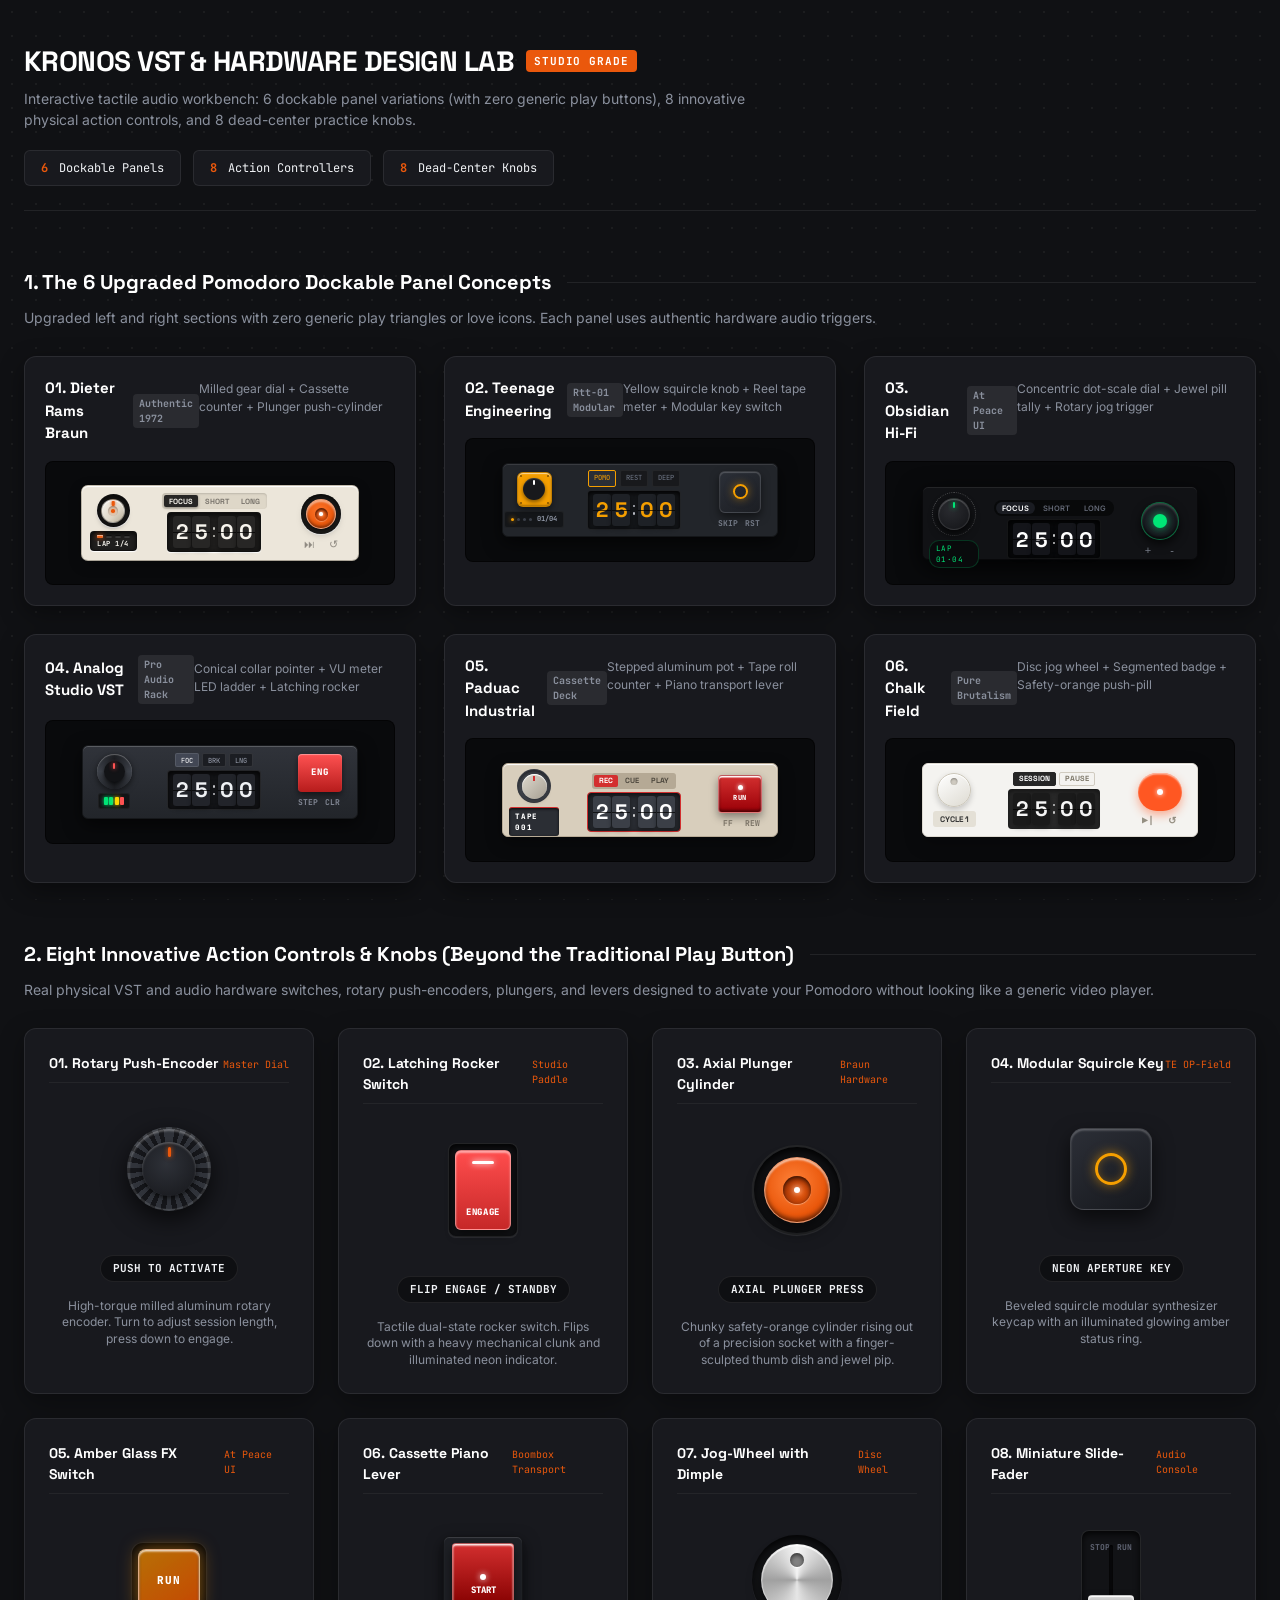
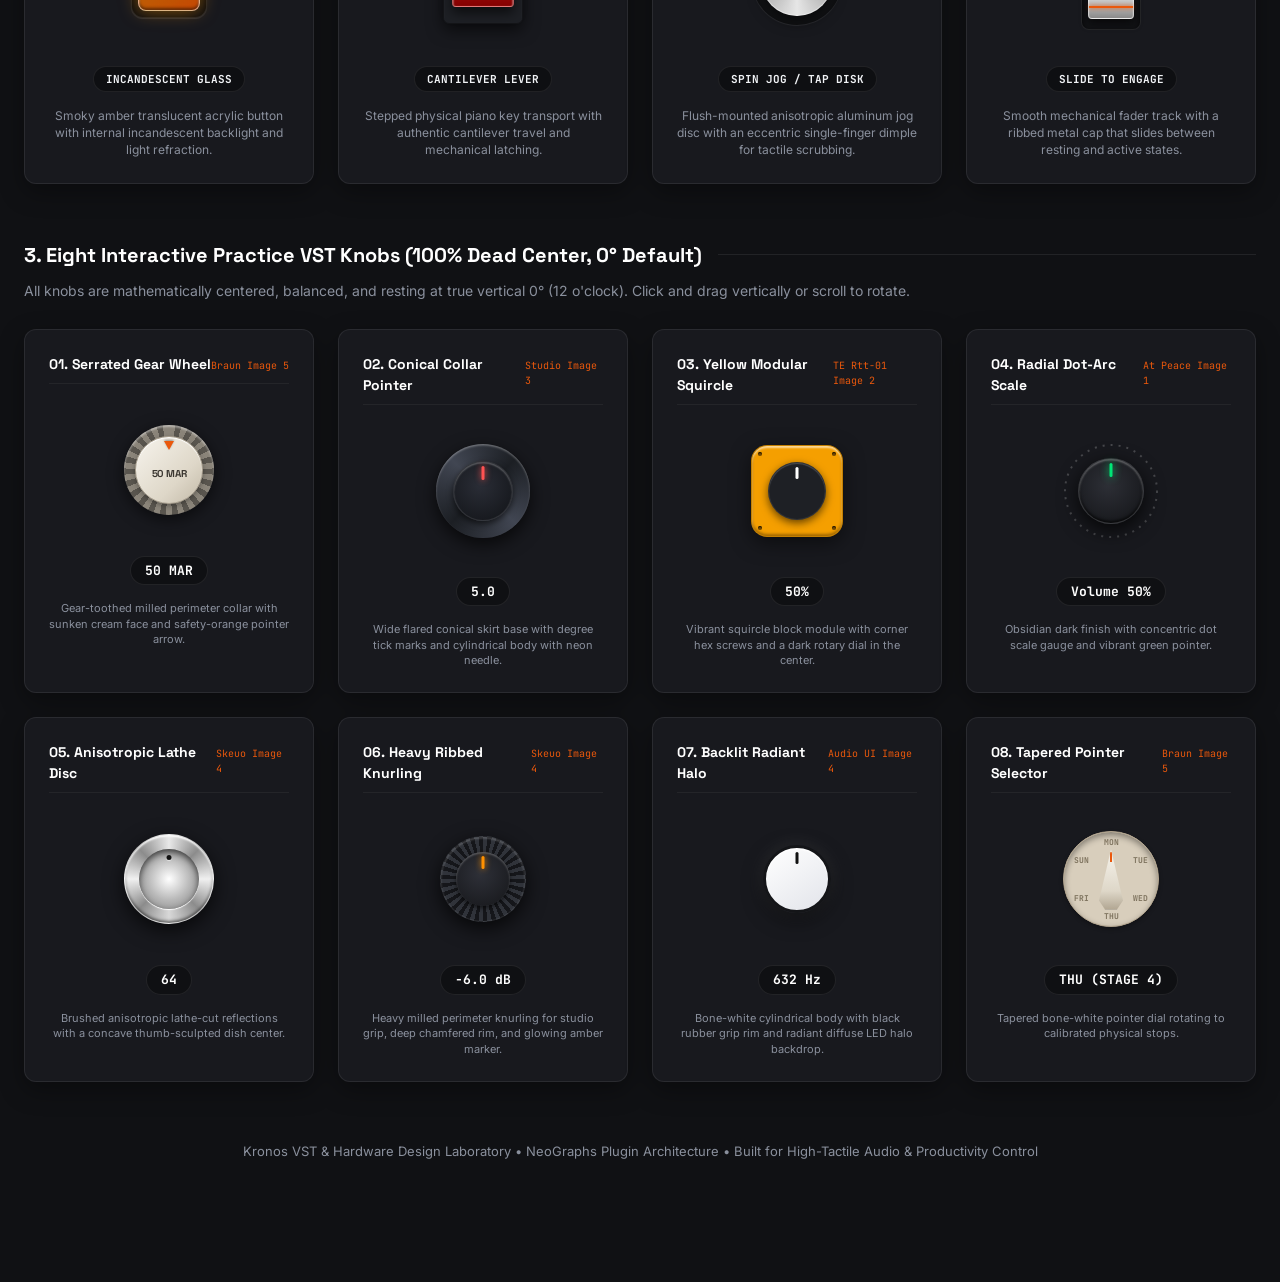
<file: design_workbench.html>
<!DOCTYPE html>
<html lang="en">
<head>
  <meta charset="UTF-8">
  <meta name="viewport" content="width=device-width, initial-scale=1.0">
  <title>Kronos — Neo-Brutalist Hardware & VST Knob Design Laboratory</title>
  <link rel="preconnect" href="https://fonts.googleapis.com">
  <link rel="preconnect" href="https://fonts.gstatic.com" crossorigin>
  <link href="https://fonts.googleapis.com/css2?family=Inter:wght@400;500;600;700&family=JetBrains+Mono:wght@500;700;800&family=Space+Grotesk:wght@500;600;700;800&display=swap" rel="stylesheet">
  <style>
    /* ==========================================================================
       GLOBAL LABORATORY STYLES & RESET
       ========================================================================== */
    *, *::before, *::after {
      box-sizing: border-box;
      margin: 0;
      padding: 0;
      -webkit-user-select: none;
      user-select: none;
    }

    :root {
      --lab-bg: #101114;
      --lab-surface: #18191e;
      --lab-card: #1f2026;
      --lab-border: rgba(255, 255, 255, 0.08);
      --lab-text: #f0f2f5;
      --lab-text-muted: #8a909d;
      --lab-accent: #ea580c;
      --lab-accent-glow: rgba(234, 88, 12, 0.35);
      --font-sans: 'Inter', -apple-system, BlinkMacSystemFont, sans-serif;
      --font-grotesk: 'Space Grotesk', sans-serif;
      --font-mono: 'JetBrains Mono', monospace;
    }

    body {
      background-color: var(--lab-bg);
      color: var(--lab-text);
      font-family: var(--font-sans);
      min-height: 100vh;
      padding: 40px 24px 120px 24px;
      overflow-x: hidden;
      line-height: 1.5;
    }

    /* Ambient Blueprint Dot Grid */
    body::before {
      content: '';
      position: fixed;
      inset: 0;
      background-image: radial-gradient(rgba(255, 255, 255, 0.05) 1px, transparent 1px);
      background-size: 24px 24px;
      pointer-events: none;
      z-index: 0;
    }

    .lab-container {
      position: relative;
      z-index: 1;
      max-width: 1260px;
      margin: 0 auto;
    }

    /* Header */
    .lab-header {
      margin-bottom: 48px;
      border-bottom: 1px solid var(--lab-border);
      padding-bottom: 24px;
      display: flex;
      justify-content: space-between;
      align-items: flex-end;
      flex-wrap: wrap;
      gap: 20px;
    }

    .lab-title-group h1 {
      font-family: var(--font-grotesk);
      font-size: 28px;
      font-weight: 800;
      letter-spacing: -0.02em;
      color: #fff;
      display: flex;
      align-items: center;
      gap: 12px;
    }

    .badge-vst {
      font-size: 11px;
      font-family: var(--font-mono);
      font-weight: 700;
      background: var(--lab-accent);
      color: #fff;
      padding: 3px 8px;
      border-radius: 4px;
      letter-spacing: 0.08em;
      text-transform: uppercase;
    }

    .lab-title-group p {
      font-size: 14px;
      color: var(--lab-text-muted);
      margin-top: 6px;
      max-width: 760px;
    }

    .lab-stats-strip {
      display: flex;
      gap: 12px;
      flex-wrap: wrap;
    }

    .stat-pill {
      background: var(--lab-surface);
      border: 1px solid var(--lab-border);
      padding: 8px 16px;
      border-radius: 6px;
      font-family: var(--font-mono);
      font-size: 12px;
    }

    .stat-pill strong {
      color: var(--lab-accent);
      margin-right: 4px;
    }

    /* Section Headings */
    .section-title-bar {
      margin: 56px 0 20px 0;
      display: flex;
      align-items: center;
      gap: 16px;
    }

    .section-title-bar h2 {
      font-family: var(--font-grotesk);
      font-size: 20px;
      font-weight: 700;
      color: #fff;
      white-space: nowrap;
    }

    .section-title-bar .line {
      height: 1px;
      background: var(--lab-border);
      width: 100%;
    }

    .section-desc {
      font-size: 14px;
      color: var(--lab-text-muted);
      margin-bottom: 28px;
      margin-top: -10px;
    }

    /* ==========================================================================
       SECTION 1: THE 6 DOCKABLE PANEL VARIATIONS (NO PLAY BUTTONS / NO LOVE ICONS)
       ========================================================================== */
    .panel-showcase-grid {
      display: grid;
      grid-template-columns: repeat(auto-fit, minmax(360px, 1fr));
      gap: 28px;
    }

    .panel-card {
      background: var(--lab-surface);
      border: 1px solid var(--lab-border);
      border-radius: 12px;
      padding: 20px;
      display: flex;
      flex-direction: column;
      gap: 16px;
      box-shadow: 0 8px 24px rgba(0, 0, 0, 0.4);
      transition: transform 180ms ease, border-color 180ms ease;
    }

    .panel-card:hover {
      border-color: rgba(255, 255, 255, 0.18);
      transform: translateY(-2px);
    }

    .panel-card-header {
      display: flex;
      justify-content: space-between;
      align-items: baseline;
    }

    .panel-card-header h3 {
      font-family: var(--font-grotesk);
      font-size: 15px;
      font-weight: 700;
      color: #ffffff;
      display: flex;
      align-items: center;
      gap: 8px;
    }

    .variation-tag {
      font-family: var(--font-mono);
      font-size: 10px;
      padding: 2px 6px;
      background: rgba(255, 255, 255, 0.08);
      color: var(--lab-text-muted);
      border-radius: 4px;
    }

    .panel-card-header span.concept-desc {
      font-size: 12px;
      color: var(--lab-text-muted);
    }

    .dock-stage {
      background: #090a0c;
      border-radius: 8px;
      padding: 24px 16px;
      display: flex;
      align-items: center;
      justify-content: center;
      border: 1px solid rgba(0, 0, 0, 0.6);
      position: relative;
      overflow: hidden;
    }

    /* Common Dock Frame: Exact 74px profile */
    .dock-bar-unit {
      width: 276px;
      height: 74px;
      border-radius: 6px;
      display: grid;
      grid-template-columns: 50px 1fr 62px;
      align-items: center;
      padding: 5px 6px;
      position: relative;
      box-sizing: border-box;
    }

    .zone-unit {
      display: flex;
      flex-direction: column;
      justify-content: center;
      align-items: center;
      height: 100%;
    }

    .zone-unit.left {
      gap: 4px;
    }

    .zone-unit.center {
      padding: 0 3px;
    }

    .zone-unit.right {
      gap: 3px;
    }

    /* Shared Split-Flap Clock Display Shell */
    .common-split-flap {
      display: flex;
      align-items: center;
      justify-content: center;
      padding: 3px 5px;
      border-radius: 4px;
      gap: 1.5px;
      height: 40px;
      box-sizing: border-box;
    }

    .cf-group {
      display: flex;
      gap: 1.5px;
    }

    .cf-tile {
      width: 18px;
      height: 32px;
      border-radius: 3px;
      position: relative;
      display: flex;
      align-items: center;
      justify-content: center;
      font-family: var(--font-grotesk);
      font-size: 21px;
      font-weight: 700;
      overflow: hidden;
      box-shadow: 0 2px 5px rgba(0, 0, 0, 0.45);
    }

    .cf-seam {
      position: absolute;
      top: 50%;
      left: 0;
      right: 0;
      height: 1px;
      background: rgba(0, 0, 0, 0.7);
      z-index: 5;
    }

    .cf-colon {
      display: flex;
      flex-direction: column;
      gap: 5px;
      padding: 0 1px;
    }

    .cf-colon span {
      width: 2.5px;
      height: 2.5px;
      border-radius: 50%;
      background: currentColor;
      opacity: 0.8;
    }

    /* ----------------------------------------------------
       PANEL 1: DIETER RAMS / BRAUN (Plunger Push-Cylinder)
       ---------------------------------------------------- */
    .var-braun .dock-bar-unit {
      background: #ece6da;
      box-shadow: 0 4px 14px rgba(0, 0, 0, 0.3), inset 0 1px 1px #ffffff, 0 0 0 1px #d6cebe;
    }

    .var-braun .v-knob-socket {
      width: 33px;
      height: 33px;
      border-radius: 50%;
      background: #201f1e;
      border: 1.5px solid rgba(0, 0, 0, 0.5);
      box-shadow: inset 0 3px 6px rgba(0, 0, 0, 0.8), 0 1px 1px #ffffff;
      display: flex;
      align-items: center;
      justify-content: center;
      cursor: pointer;
    }

    .var-braun .v-knob-gear {
      width: 24px;
      height: 24px;
      border-radius: 50%;
      background: linear-gradient(135deg, #f7f4ed 0%, #ded7c8 60%, #b5ab96 100%);
      border: 1px solid rgba(0, 0, 0, 0.3);
      box-shadow: 0 3px 6px rgba(0, 0, 0, 0.6), inset 0 1px 1px #ffffff;
      position: relative;
      display: flex;
      align-items: center;
      justify-content: center;
    }

    .var-braun .v-knob-gear::before {
      content: '';
      position: absolute;
      top: 1.5px;
      left: 50%;
      width: 2.5px;
      height: 5px;
      background: #ea580c;
      border-radius: 1px;
      transform: translateX(-50%);
      box-shadow: 0 0 3px #ea580c;
    }

    .var-braun .v-knob-gear-core {
      width: 10px;
      height: 10px;
      border-radius: 50%;
      background: #ded7c8;
      box-shadow: inset 0 1px 2px rgba(0, 0, 0, 0.4);
      display: flex;
      align-items: center;
      justify-content: center;
    }

    .var-braun .v-knob-eye {
      width: 3.5px;
      height: 3.5px;
      border-radius: 50%;
      background: #ea580c;
      box-shadow: 0 0 4px #ea580c;
    }

    .var-braun .v-lap-box {
      background: #201f1e;
      border: 1px solid rgba(0, 0, 0, 0.5);
      border-radius: 4px;
      padding: 3px 6px 2.5px 6px;
      box-shadow: inset 0 2px 4px rgba(0, 0, 0, 0.7), 0 1px 1px #ffffff;
      display: flex;
      flex-direction: column;
      align-items: center;
      gap: 2px;
    }

    .var-braun .v-lap-pips {
      display: flex;
      gap: 3px;
    }

    .var-braun .v-pip {
      width: 6px;
      height: 3px;
      border-radius: 1px;
      background: rgba(255, 255, 255, 0.12);
      box-shadow: inset 0 1px 1px rgba(0, 0, 0, 0.8);
    }

    .var-braun .v-pip.active {
      background: #ea580c;
      box-shadow: 0 0 5px #ea580c, inset 0 0.5px 1px #ffffff;
    }

    .var-braun .v-lap-text {
      font-family: var(--font-mono);
      font-size: 7px;
      font-weight: 700;
      color: #f7f4ed;
      letter-spacing: 0.08em;
      line-height: 1;
    }

    .var-braun .v-mode-strip {
      display: flex;
      gap: 2px;
      background: #ded7c8;
      padding: 2px;
      border-radius: 4px;
      margin-bottom: 3px;
      box-shadow: inset 0 1px 2px rgba(0, 0, 0, 0.15);
    }

    .var-braun .v-mode-btn {
      font-family: var(--font-grotesk);
      font-size: 7.5px;
      font-weight: 700;
      color: #7a756d;
      background: transparent;
      border: none;
      padding: 1.5px 5px;
      border-radius: 2px;
      cursor: pointer;
    }

    .var-braun .v-mode-btn.active {
      background: #272625;
      color: #f7f4ed;
      box-shadow: 0 1px 3px rgba(0, 0, 0, 0.4);
    }

    .var-braun .common-split-flap {
      background: #201f1e;
      box-shadow: inset 0 2px 6px rgba(0, 0, 0, 0.8), 0 1px 1px #ffffff;
      border: 1px solid rgba(0, 0, 0, 0.4);
      color: #f7f4ed;
    }

    .var-braun .cf-tile {
      background: #272625;
      color: #f7f4ed;
    }

    /* Right: Iconic Tactile Plunger Push-Cylinder (ZERO generic play triangle!) */
    .var-braun .v-gauge-socket {
      width: 40px;
      height: 40px;
      border-radius: 50%;
      background: #201f1e;
      border: none;
      box-shadow: inset 0 2.5px 5px rgba(0, 0, 0, 0.8), 0 1px 1px #ffffff;
      display: flex;
      align-items: center;
      justify-content: center;
      position: relative;
    }

    .var-braun .v-braun-plunger {
      width: 30px;
      height: 30px;
      border-radius: 50%;
      background: radial-gradient(circle at 45% 40%, #ff782e 0%, #ea580c 60%, #c2410c 100%);
      border: 1.5px solid rgba(255, 255, 255, 0.45);
      box-shadow: 0 3px 8px rgba(0, 0, 0, 0.5), 0 1px 2px rgba(0, 0, 0, 0.4), inset 0 2px 2px rgba(255, 255, 255, 0.5), inset 0 -2px 3px rgba(0, 0, 0, 0.4);
      display: flex;
      align-items: center;
      justify-content: center;
      cursor: pointer;
      position: relative;
      transition: transform 120ms ease, box-shadow 120ms ease;
    }

    .var-braun .v-braun-plunger::before {
      content: '';
      width: 13px;
      height: 13px;
      border-radius: 50%;
      background: radial-gradient(circle at 60% 60%, #ea580c 0%, #a63205 100%);
      box-shadow: inset 0 1.5px 3px rgba(0, 0, 0, 0.6), 0 1px 1px rgba(255, 255, 255, 0.3);
    }

    .var-braun .v-braun-plunger::after {
      content: '';
      position: absolute;
      width: 3.5px;
      height: 3.5px;
      border-radius: 50%;
      background: #ffffff;
      box-shadow: 0 0 3px #ffffff;
    }

    .var-braun .v-braun-plunger:hover {
      transform: translateY(-1px) scale(1.02);
      box-shadow: 0 5px 12px rgba(0, 0, 0, 0.6), inset 0 2px 2px rgba(255, 255, 255, 0.6);
    }

    .var-braun .v-braun-plunger:active {
      transform: translateY(1.5px) scale(0.95);
      box-shadow: 0 1px 2px rgba(0, 0, 0, 0.8), inset 0 2px 4px rgba(0, 0, 0, 0.7);
    }

    .var-braun .v-micro-dock {
      background: transparent;
      border: none;
      box-shadow: none;
      padding: 0;
      margin: 0;
      display: flex;
      gap: 8px;
      height: 14px;
      align-items: center;
      justify-content: center;
    }

    .var-braun .v-keycap {
      width: 16px;
      height: 14px;
      border-radius: 0;
      background: transparent;
      border: none;
      box-shadow: none;
      color: #7a756d;
      display: flex;
      align-items: center;
      justify-content: center;
      cursor: pointer;
      font-size: 11px;
      padding: 0;
      margin: 0;
      opacity: 0.8;
      transition: all 120ms ease;
    }

    .var-braun .v-keycap:hover {
      filter: none;
      opacity: 1;
      color: #ea580c;
      transform: translateY(-0.5px);
    }

    /* ----------------------------------------------------
       PANEL 2: TEENAGE ENGINEERING (Squircle Modular Key)
       ---------------------------------------------------- */
    .var-te .dock-bar-unit {
      background: #22252a;
      box-shadow: 0 6px 18px rgba(0, 0, 0, 0.6), inset 0 1px 0 rgba(255, 255, 255, 0.1);
      border: 1px solid #141619;
    }

    .var-te .v-squircle-module {
      width: 35px;
      height: 35px;
      border-radius: 6px;
      background: #f59f00;
      box-shadow: 0 3px 6px rgba(0, 0, 0, 0.45), inset 0 1px 1px rgba(255, 255, 255, 0.6), inset 0 -1px 2px rgba(0, 0, 0, 0.3);
      border: 1px solid rgba(0, 0, 0, 0.2);
      display: flex;
      align-items: center;
      justify-content: center;
      position: relative;
      cursor: pointer;
    }

    .var-te .v-squircle-bolt {
      position: absolute;
      width: 2px;
      height: 2px;
      border-radius: 50%;
      background: #7d4f00;
    }
    .var-te .v-squircle-bolt.tl { top: 2px; left: 2px; }
    .var-te .v-squircle-bolt.tr { top: 2px; right: 2px; }
    .var-te .v-squircle-bolt.bl { bottom: 2px; left: 2px; }
    .var-te .v-squircle-bolt.br { bottom: 2px; right: 2px; }

    .var-te .v-dark-core-knob {
      width: 22px;
      height: 22px;
      border-radius: 50%;
      background: #18191c;
      box-shadow: 0 2px 4px rgba(0, 0, 0, 0.5), inset 0 1px 1px rgba(255, 255, 255, 0.15);
      position: relative;
    }

    .var-te .v-dark-core-knob::after {
      content: '';
      position: absolute;
      top: 2px;
      left: 50%;
      width: 2px;
      height: 5px;
      background: #ffffff;
      border-radius: 1px;
      transform: translateX(-50%);
    }

    .var-te .v-te-lap {
      background: #141619;
      border-radius: 3px;
      padding: 2.5px 6px;
      display: flex;
      align-items: center;
      gap: 5px;
      border: 1px solid rgba(255, 255, 255, 0.05);
    }

    .var-te .v-te-reel-dots {
      display: flex;
      gap: 2.5px;
    }

    .var-te .v-te-dot {
      width: 3.5px;
      height: 3.5px;
      border-radius: 50%;
      background: #3a3e47;
    }

    .var-te .v-te-dot.active {
      background: #f59f00;
      box-shadow: 0 0 5px #f59f00;
    }

    .var-te .v-te-lap-lbl {
      font-family: var(--font-mono);
      font-size: 7px;
      color: #9299a8;
      font-weight: 700;
    }

    .var-te .v-te-modes {
      display: flex;
      gap: 4px;
      margin-bottom: 3px;
    }

    .var-te .v-te-mode-tab {
      background: #18191c;
      color: #727a8a;
      border: 1px solid rgba(255, 255, 255, 0.05);
      font-family: var(--font-mono);
      font-size: 7px;
      padding: 2px 5px;
      border-radius: 2px;
      cursor: pointer;
    }

    .var-te .v-te-mode-tab.active {
      background: #2a2e36;
      color: #f59f00;
      border-color: #f59f00;
    }

    .var-te .common-split-flap {
      background: #141619;
      box-shadow: inset 0 2px 5px rgba(0, 0, 0, 0.9);
      border: 1px solid rgba(255, 255, 255, 0.06);
      color: #e5e9f0;
    }

    .var-te .cf-tile {
      background: #1e2126;
      color: #f59f00;
    }

    /* Right: TE Modular Key Switch with Status Ring Aperture */
    .var-te .v-te-play-key {
      width: 42px;
      height: 42px;
      border-radius: 6px;
      background: linear-gradient(145deg, #2b2f37 0%, #1c1e23 100%);
      border: 1px solid rgba(255, 255, 255, 0.12);
      box-shadow: 0 4px 8px rgba(0, 0, 0, 0.5), inset 0 1px 1px rgba(255, 255, 255, 0.2);
      display: flex;
      align-items: center;
      justify-content: center;
      cursor: pointer;
      transition: transform 120ms ease;
    }

    .var-te .v-te-play-key:hover {
      transform: translateY(-1px);
      border-color: #f59f00;
    }

    .var-te .v-te-play-key:active {
      transform: translateY(2px);
    }

    .var-te .v-te-icon-circle {
      width: 15px;
      height: 15px;
      border-radius: 50%;
      border: 2.5px solid #f59f00;
      box-shadow: 0 0 8px rgba(245, 159, 0, 0.5);
    }

    .var-te .v-te-micro-strip {
      display: flex;
      gap: 6px;
      height: 14px;
      align-items: center;
      justify-content: center;
    }

    .var-te .v-te-micro-key {
      width: 18px;
      height: 14px;
      background: transparent;
      border: none;
      box-shadow: none;
      color: #8b92a0;
      font-size: 8px;
      font-family: var(--font-mono);
      font-weight: 700;
      display: flex;
      align-items: center;
      justify-content: center;
      cursor: pointer;
      opacity: 0.8;
      transition: all 120ms ease;
    }
    .var-te .v-te-micro-key:hover {
      opacity: 1;
      color: #f59f00;
      transform: translateY(-0.5px);
    }

    /* ----------------------------------------------------
       PANEL 3: OBSIDIAN HI-FI (Rotary Jog Dial Engage)
       ---------------------------------------------------- */
    .var-obsidian .dock-bar-unit {
      background: #111215;
      box-shadow: 0 8px 24px rgba(0, 0, 0, 0.8), inset 0 1px 0 rgba(255, 255, 255, 0.08);
      border: 1px solid #08080a;
    }

    .var-obsidian .v-obs-knob-cluster {
      position: relative;
      width: 44px;
      height: 44px;
      display: flex;
      align-items: center;
      justify-content: center;
    }

    .var-obsidian .v-obs-dot-ring {
      position: absolute;
      inset: 0;
      border-radius: 50%;
      border: 1.5px dotted rgba(255, 255, 255, 0.25);
      pointer-events: none;
    }

    .var-obsidian .v-obs-dial {
      width: 32px;
      height: 32px;
      border-radius: 50%;
      background: radial-gradient(circle at 40% 35%, #2a2b30 0%, #131417 100%);
      box-shadow: 0 4px 10px rgba(0, 0, 0, 0.8), inset 0 1px 1px rgba(255, 255, 255, 0.25);
      border: 1px solid rgba(255, 255, 255, 0.1);
      position: relative;
      cursor: pointer;
    }

    .var-obsidian .v-obs-dial::after {
      content: '';
      position: absolute;
      top: 3px;
      left: 50%;
      width: 2px;
      height: 6px;
      background: #00e676;
      border-radius: 1px;
      transform: translateX(-50%);
      box-shadow: 0 0 5px #00e676;
    }

    .var-obsidian .v-obs-lap {
      font-family: var(--font-mono);
      font-size: 7.5px;
      color: #00e676;
      background: #090a0c;
      padding: 2px 6px;
      border-radius: 10px;
      border: 1px solid rgba(0, 230, 118, 0.2);
      letter-spacing: 0.06em;
    }

    .var-obsidian .v-obs-modes {
      display: flex;
      gap: 2px;
      background: #08090a;
      padding: 2px;
      border-radius: 10px;
      margin-bottom: 3px;
    }

    .var-obsidian .v-obs-mode-btn {
      font-family: var(--font-sans);
      font-size: 7.5px;
      font-weight: 600;
      color: #636875;
      background: transparent;
      border: none;
      padding: 1.5px 6px;
      border-radius: 8px;
      cursor: pointer;
    }

    .var-obsidian .v-obs-mode-btn.active {
      background: #1a1c22;
      color: #fff;
    }

    .var-obsidian .common-split-flap {
      background: #08090b;
      box-shadow: inset 0 2px 6px rgba(0, 0, 0, 0.9);
      border: 1px solid rgba(255, 255, 255, 0.05);
      color: #ffffff;
    }

    .var-obsidian .cf-tile {
      background: #14151a;
      color: #ffffff;
    }

    /* Right: Rotary Jog Dial with Concentric Ring (ZERO love icon!) */
    .var-obsidian .v-obs-jog-trigger {
      width: 38px;
      height: 38px;
      border-radius: 50%;
      background: radial-gradient(circle at 45% 45%, #24262f 0%, #0d0e12 100%);
      box-shadow: 0 4px 10px rgba(0, 0, 0, 0.7), inset 0 1.5px 2px rgba(255, 255, 255, 0.2), inset 0 -2px 3px rgba(0, 0, 0, 0.6);
      border: 1.5px solid rgba(0, 230, 118, 0.4);
      display: flex;
      align-items: center;
      justify-content: center;
      cursor: pointer;
      position: relative;
      transition: transform 120ms ease;
    }

    .var-obsidian .v-obs-jog-inner {
      width: 14px;
      height: 14px;
      border-radius: 50%;
      background: #00e676;
      box-shadow: 0 0 10px rgba(0, 230, 118, 0.7);
    }

    .var-obsidian .v-obs-jog-trigger:hover {
      transform: scale(1.06);
      border-color: #00e676;
      box-shadow: 0 0 14px rgba(0, 230, 118, 0.5);
    }

    .var-obsidian .v-obs-micros {
      display: flex;
      gap: 8px;
      height: 14px;
      align-items: center;
      justify-content: center;
    }

    .var-obsidian .v-obs-concave-btn {
      width: 16px;
      height: 14px;
      border-radius: 0;
      background: transparent;
      box-shadow: none;
      border: none;
      color: #8c92a0;
      font-size: 11px;
      display: flex;
      align-items: center;
      justify-content: center;
      cursor: pointer;
      opacity: 0.8;
      transition: all 120ms ease;
    }
    .var-obsidian .v-obs-concave-btn:hover {
      opacity: 1;
      color: #00e676;
      transform: translateY(-0.5px);
    }

    /* ----------------------------------------------------
       PANEL 4: ANALOG STUDIO (Latching Rocker Bar)
       ---------------------------------------------------- */
    .var-studio .dock-bar-unit {
      background: linear-gradient(180deg, #30333a 0%, #22252a 100%);
      box-shadow: 0 6px 18px rgba(0, 0, 0, 0.6), inset 0 1px 0 rgba(255, 255, 255, 0.2);
      border: 1px solid #16181b;
    }

    .var-studio .v-conical-collar {
      width: 35px;
      height: 35px;
      border-radius: 50%;
      background: conic-gradient(from 0deg, #1c1e22, #3c4048, #1c1e22, #3c4048, #1c1e22);
      box-shadow: 0 2px 6px rgba(0, 0, 0, 0.6), inset 0 1px 1px rgba(255, 255, 255, 0.3);
      display: flex;
      align-items: center;
      justify-content: center;
      cursor: pointer;
    }

    .var-studio .v-conical-inner {
      width: 21px;
      height: 21px;
      border-radius: 50%;
      background: #121316;
      box-shadow: 0 2px 4px rgba(0, 0, 0, 0.7);
      position: relative;
    }

    .var-studio .v-conical-inner::after {
      content: '';
      position: absolute;
      top: 1.5px;
      left: 50%;
      width: 2px;
      height: 6px;
      background: #ff5252;
      border-radius: 1px;
      transform: translateX(-50%);
      box-shadow: 0 0 4px #ff5252;
    }

    .var-studio .v-vu-meter {
      display: flex;
      gap: 1.5px;
      background: #121315;
      padding: 3px 5px;
      border-radius: 3px;
      border: 1px solid rgba(255, 255, 255, 0.05);
    }

    .var-studio .v-vu-bar {
      width: 4px;
      height: 8px;
      border-radius: 1px;
      background: #252830;
    }

    .var-studio .v-vu-bar.green { background: #00e676; box-shadow: 0 0 4px #00e676; }
    .var-studio .v-vu-bar.yellow { background: #ffd600; box-shadow: 0 0 4px #ffd600; }
    .var-studio .v-vu-bar.red { background: #ff5252; }

    .var-studio .v-studio-modes {
      display: flex;
      gap: 3px;
      margin-bottom: 3px;
    }

    .var-studio .v-studio-tab {
      font-family: var(--font-mono);
      font-size: 7px;
      background: #1b1d22;
      border: 1px solid rgba(255, 255, 255, 0.1);
      color: #9ba1b0;
      padding: 1.5px 5px;
      border-radius: 2px;
      cursor: pointer;
    }

    .var-studio .v-studio-tab.active {
      background: #424754;
      color: #fff;
    }

    .var-studio .common-split-flap {
      background: #141518;
      box-shadow: inset 0 2px 6px rgba(0, 0, 0, 0.9);
      border: 1px solid rgba(255, 255, 255, 0.08);
      color: #f0f2f5;
    }

    .var-studio .cf-tile {
      background: #22242a;
      color: #f0f2f5;
    }

    /* Right: Master Studio Latching Rocker Trigger (ENGAGE) */
    .var-studio .v-rocker-trigger {
      width: 44px;
      height: 38px;
      border-radius: 4px;
      background: linear-gradient(180deg, #ff5252 0%, #b71c1c 100%);
      box-shadow: 0 3px 6px rgba(0, 0, 0, 0.5), inset 0 1px 1px rgba(255, 255, 255, 0.4);
      display: flex;
      align-items: center;
      justify-content: center;
      cursor: pointer;
      color: #fff;
      font-family: var(--font-mono);
      font-size: 9px;
      font-weight: 800;
      letter-spacing: 0.08em;
      transition: transform 120ms ease;
    }

    .var-studio .v-rocker-trigger:active {
      transform: translateY(2px);
      box-shadow: inset 0 2px 4px rgba(0, 0, 0, 0.7);
    }

    .var-studio .v-studio-micros {
      display: flex;
      gap: 6px;
      height: 14px;
      align-items: center;
      justify-content: center;
    }

    .var-studio .v-silver-key {
      width: 18px;
      height: 14px;
      background: transparent;
      border: none;
      border-radius: 0;
      color: #9ba1b0;
      font-size: 8px;
      font-family: var(--font-mono);
      font-weight: 700;
      display: flex;
      align-items: center;
      justify-content: center;
      cursor: pointer;
      box-shadow: none;
      opacity: 0.8;
      transition: all 120ms ease;
    }
    .var-studio .v-silver-key:hover {
      opacity: 1;
      color: #ff5252;
      transform: translateY(-0.5px);
    }

    /* ----------------------------------------------------
       PANEL 5: PADUAC (Mechanical Cassette Piano Lever)
       ---------------------------------------------------- */
    .var-paduac .dock-bar-unit {
      background: #d8cebc;
      box-shadow: 0 6px 16px rgba(0, 0, 0, 0.35), inset 0 1px 1px #ffffff;
      border: 1px solid #b8ab96;
    }

    .var-paduac .v-paduac-socket {
      width: 34px;
      height: 34px;
      border-radius: 50%;
      background: #50555e;
      box-shadow: inset 0 2px 5px rgba(0, 0, 0, 0.7);
      border: 1px solid rgba(0, 0, 0, 0.3);
      display: flex;
      align-items: center;
      justify-content: center;
      cursor: pointer;
    }

    .var-paduac .v-stepped-dial {
      width: 25px;
      height: 25px;
      border-radius: 50%;
      background: linear-gradient(135deg, #ded9ce 0%, #a69f92 100%);
      box-shadow: 0 2px 4px rgba(0, 0, 0, 0.5), inset 0 1px 1px #ffffff;
      position: relative;
    }

    .var-paduac .v-stepped-dial::after {
      content: '';
      position: absolute;
      top: 2px;
      left: 50%;
      width: 2px;
      height: 5px;
      background: #d32f2f;
      transform: translateX(-50%);
    }

    .var-paduac .v-paduac-counter {
      background: #2b2e34;
      border-radius: 3px;
      padding: 2.5px 6px;
      box-shadow: inset 0 1px 3px rgba(0, 0, 0, 0.8);
      font-family: var(--font-mono);
      font-size: 7.5px;
      font-weight: 800;
      color: #ffffff;
      letter-spacing: 0.1em;
      border-top: 1.5px solid #d32f2f;
    }

    .var-paduac .v-paduac-modes {
      display: flex;
      gap: 2px;
      background: #b5a995;
      padding: 2px;
      border-radius: 3px;
      margin-bottom: 3px;
    }

    .var-paduac .v-paduac-tab {
      font-family: var(--font-grotesk);
      font-size: 7.5px;
      font-weight: 700;
      color: #4e483e;
      background: transparent;
      border: none;
      padding: 1.5px 5px;
      border-radius: 2px;
      cursor: pointer;
    }

    .var-paduac .v-paduac-tab.active {
      background: #d32f2f;
      color: #fff;
    }

    .var-paduac .common-split-flap {
      background: #2b2e34;
      box-shadow: inset 0 2px 6px rgba(0, 0, 0, 0.8);
      border: 1.5px solid #d32f2f;
      color: #ffffff;
    }

    .var-paduac .cf-tile {
      background: #3b3f47;
      color: #fff;
    }

    /* Right: Cassette Transport Piano Lever Key with Red Pip */
    .var-paduac .v-piano-key {
      width: 44px;
      height: 38px;
      background: linear-gradient(180deg, #d32f2f 0%, #9a0007 100%);
      border-radius: 4px;
      border: 1px solid rgba(255, 255, 255, 0.35);
      box-shadow: 0 4px 8px rgba(0, 0, 0, 0.4), inset 0 1.5px 1px #ffffff, inset 0 -2px 3px rgba(0, 0, 0, 0.5);
      display: flex;
      flex-direction: column;
      align-items: center;
      justify-content: center;
      gap: 3px;
      cursor: pointer;
      transition: transform 120ms ease;
    }

    .var-paduac .v-piano-pip {
      width: 5px;
      height: 5px;
      border-radius: 50%;
      background: #fff;
      box-shadow: 0 0 4px #fff;
    }

    .var-paduac .v-piano-label {
      font-family: var(--font-mono);
      font-size: 7px;
      font-weight: 800;
      color: #fff;
      letter-spacing: 0.1em;
    }

    .var-paduac .v-piano-key:hover {
      transform: translateY(-1px);
    }

    .var-paduac .v-piano-key:active {
      transform: translateY(2px);
    }

    .var-paduac .v-paduac-micros {
      display: flex;
      gap: 6px;
      height: 14px;
      align-items: center;
      justify-content: center;
    }

    .var-paduac .v-paduac-mkey {
      width: 18px;
      height: 14px;
      background: transparent;
      border: none;
      border-radius: 0;
      color: #615a4f;
      font-size: 8px;
      font-family: var(--font-mono);
      font-weight: 700;
      display: flex;
      align-items: center;
      justify-content: center;
      cursor: pointer;
      box-shadow: none;
      opacity: 0.8;
      transition: all 120ms ease;
    }
    .var-paduac .v-paduac-mkey:hover {
      opacity: 1;
      color: #d32f2f;
      transform: translateY(-0.5px);
    }

    /* ----------------------------------------------------
       PANEL 6: CHALK FIELD (Disc Jog-Wheel with Dimple)
       ---------------------------------------------------- */
    .var-chalk .dock-bar-unit {
      background: #f4f3f0;
      box-shadow: 0 6px 18px rgba(0, 0, 0, 0.25), inset 0 1px 1px #ffffff;
      border: 1px solid #ddd9d0;
    }

    .var-chalk .v-jog-disc {
      width: 34px;
      height: 34px;
      border-radius: 50%;
      background: linear-gradient(145deg, #ffffff 0%, #dedbd2 100%);
      box-shadow: 0 3px 6px rgba(0, 0, 0, 0.2), inset 0 1px 1px #ffffff;
      border: 1px solid #ccc7ba;
      position: relative;
      cursor: pointer;
    }

    .var-chalk .v-jog-dimple {
      position: absolute;
      top: 4px;
      left: 50%;
      transform: translateX(-50%);
      width: 7px;
      height: 7px;
      border-radius: 50%;
      background: #cfcac0;
      box-shadow: inset 0 1px 2px rgba(0, 0, 0, 0.35);
    }

    .var-chalk .v-chalk-lap {
      font-family: var(--font-grotesk);
      font-size: 8px;
      font-weight: 800;
      color: #333333;
      background: #e4e0d6;
      padding: 2px 7px;
      border-radius: 3px;
    }

    .var-chalk .v-chalk-modes {
      display: flex;
      gap: 3px;
      margin-bottom: 3px;
    }

    .var-chalk .v-chalk-tab {
      font-family: var(--font-grotesk);
      font-size: 7.5px;
      font-weight: 700;
      color: #7d7768;
      background: transparent;
      border: 1px solid #d0cbc0;
      padding: 1.5px 5px;
      border-radius: 2px;
      cursor: pointer;
    }

    .var-chalk .v-chalk-tab.active {
      background: #262626;
      color: #fff;
      border-color: #262626;
    }

    .var-chalk .common-split-flap {
      background: #2b2b2b;
      box-shadow: inset 0 2px 6px rgba(0, 0, 0, 0.6);
      color: #f5f5f5;
    }

    .var-chalk .cf-tile {
      background: #1a1a1a;
      color: #f5f5f5;
    }

    /* Right: Safety-Orange Push-Pill (ZERO generic play icon!) */
    .var-chalk .v-orange-pill-trigger {
      width: 44px;
      height: 38px;
      border-radius: 20px;
      background: #ff5722;
      box-shadow: 0 4px 10px rgba(255, 87, 34, 0.45), inset 0 1.5px 1.5px rgba(255, 255, 255, 0.6);
      border: none;
      display: flex;
      align-items: center;
      justify-content: center;
      cursor: pointer;
      color: #fff;
      position: relative;
      transition: transform 120ms ease;
    }

    .var-chalk .v-orange-pill-trigger::after {
      content: '';
      width: 6px;
      height: 6px;
      border-radius: 50%;
      background: #ffffff;
      box-shadow: 0 0 5px #ffffff;
    }

    .var-chalk .v-orange-pill-trigger:hover {
      transform: scale(1.04);
    }

    .var-chalk .v-chalk-micros {
      display: flex;
      gap: 8px;
      height: 14px;
      align-items: center;
      justify-content: center;
    }

    .var-chalk .v-chalk-mbtn {
      width: 16px;
      height: 14px;
      background: transparent;
      border: none;
      border-radius: 0;
      color: #7d7768;
      font-size: 10px;
      font-family: var(--font-mono);
      font-weight: 700;
      display: flex;
      align-items: center;
      justify-content: center;
      cursor: pointer;
      box-shadow: none;
      opacity: 0.8;
      transition: all 120ms ease;
    }
    .var-chalk .v-chalk-mbtn:hover {
      opacity: 1;
      color: #ff5722;
      transform: translateY(-0.5px);
    }

    /* ==========================================================================
       SECTION 2: 8 TACTILE ACTION CONTROLS & KNOBS (BEYOND THE PLAY BUTTON)
       ========================================================================== */
    .action-controls-grid {
      display: grid;
      grid-template-columns: repeat(auto-fit, minmax(280px, 1fr));
      gap: 24px;
    }

    .action-card {
      background: var(--lab-surface);
      border: 1px solid var(--lab-border);
      border-radius: 12px;
      padding: 24px;
      display: flex;
      flex-direction: column;
      align-items: center;
      gap: 16px;
      box-shadow: 0 8px 24px rgba(0, 0, 0, 0.35);
      transition: border-color 160ms ease, transform 160ms ease;
    }

    .action-card:hover {
      border-color: rgba(255, 255, 255, 0.18);
      transform: translateY(-2px);
    }

    .action-card-top {
      width: 100%;
      display: flex;
      justify-content: space-between;
      align-items: baseline;
      border-bottom: 1px solid rgba(255, 255, 255, 0.05);
      padding-bottom: 8px;
    }

    .action-card-top h4 {
      font-family: var(--font-grotesk);
      font-size: 14px;
      font-weight: 700;
      color: #fff;
    }

    .action-card-top span {
      font-family: var(--font-mono);
      font-size: 10px;
      color: var(--lab-accent);
    }

    .action-stage {
      width: 140px;
      height: 140px;
      display: flex;
      align-items: center;
      justify-content: center;
      position: relative;
    }

    .action-badge {
      font-family: var(--font-mono);
      font-size: 11px;
      font-weight: 700;
      color: var(--lab-text);
      background: rgba(0, 0, 0, 0.4);
      padding: 4px 12px;
      border-radius: 20px;
      border: 1px solid rgba(255, 255, 255, 0.08);
    }

    .action-desc {
      font-size: 12px;
      color: var(--lab-text-muted);
      text-align: center;
      line-height: 1.4;
    }

    /* Action 1: Master Push-Encoder Knob */
    .ac1-encoder {
      width: 84px;
      height: 84px;
      border-radius: 50%;
      background: repeating-conic-gradient(from 0deg, #30333a 0deg 8deg, #15161a 8deg 16deg);
      box-shadow: 0 8px 24px rgba(0, 0, 0, 0.7), inset 0 2px 2px rgba(255, 255, 255, 0.3);
      border: 2px solid rgba(255, 255, 255, 0.1);
      display: flex;
      align-items: center;
      justify-content: center;
      cursor: pointer;
      transition: transform 120ms ease;
    }
    .ac1-encoder:hover { transform: scale(1.03); }
    .ac1-encoder:active { transform: scale(0.96); box-shadow: 0 2px 6px rgba(0,0,0,0.8); }

    .ac1-inner-cap {
      width: 54px;
      height: 54px;
      border-radius: 50%;
      background: radial-gradient(circle at 45% 40%, #2e3138 0%, #16171b 100%);
      box-shadow: inset 0 1.5px 2px rgba(255, 255, 255, 0.25), 0 2px 4px rgba(0, 0, 0, 0.6);
      display: flex;
      align-items: center;
      justify-content: center;
      position: relative;
    }
    .ac1-inner-cap::after {
      content: '';
      position: absolute;
      top: 5px;
      width: 3px;
      height: 10px;
      background: #ea580c;
      border-radius: 1.5px;
      box-shadow: 0 0 5px #ea580c;
    }

    /* Action 2: Studio Latching Rocker Switch */
    .ac2-rocker-housing {
      width: 70px;
      height: 94px;
      border-radius: 8px;
      background: #111215;
      box-shadow: inset 0 3px 6px rgba(0, 0, 0, 0.8), 0 1px 1px rgba(255, 255, 255, 0.1);
      border: 1.5px solid rgba(255, 255, 255, 0.08);
      display: flex;
      align-items: center;
      justify-content: center;
      cursor: pointer;
      padding: 6px;
    }
    .ac2-rocker-paddle {
      width: 100%;
      height: 100%;
      border-radius: 6px;
      background: linear-gradient(180deg, #ff4d4d 0%, #c62828 100%);
      border: 1px solid rgba(255, 255, 255, 0.4);
      box-shadow: 0 4px 10px rgba(0, 0, 0, 0.5), inset 0 2px 2px rgba(255, 255, 255, 0.5);
      display: flex;
      flex-direction: column;
      align-items: center;
      justify-content: space-between;
      padding: 10px 4px;
      color: #fff;
      font-family: var(--font-mono);
      font-size: 9px;
      font-weight: 800;
      letter-spacing: 0.08em;
      transition: all 140ms ease;
    }
    .ac2-rocker-housing:active .ac2-rocker-paddle {
      transform: translateY(3px);
      box-shadow: inset 0 2px 4px rgba(0, 0, 0, 0.8);
    }
    .ac2-led-bar {
      width: 22px;
      height: 3px;
      background: #ffffff;
      border-radius: 1.5px;
      box-shadow: 0 0 6px #ffffff;
    }

    /* Action 3: Industrial Plunger Push-Cylinder */
    .ac3-plunger-housing {
      width: 90px;
      height: 90px;
      border-radius: 50%;
      background: #111215;
      box-shadow: inset 0 4px 8px rgba(0, 0, 0, 0.9), 0 1px 1px rgba(255, 255, 255, 0.12);
      border: 2px solid rgba(255, 255, 255, 0.08);
      display: flex;
      align-items: center;
      justify-content: center;
      cursor: pointer;
    }
    .ac3-cylinder {
      width: 66px;
      height: 66px;
      border-radius: 50%;
      background: radial-gradient(circle at 45% 40%, #ff833b 0%, #ea580c 60%, #b83804 100%);
      box-shadow: 0 8px 18px rgba(0, 0, 0, 0.6), inset 0 2px 2px rgba(255, 255, 255, 0.6), inset 0 -3px 4px rgba(0, 0, 0, 0.5);
      border: 1.5px solid rgba(255, 255, 255, 0.4);
      display: flex;
      align-items: center;
      justify-content: center;
      position: relative;
      transition: transform 120ms ease, box-shadow 120ms ease;
    }
    .ac3-cylinder::before {
      content: '';
      width: 28px;
      height: 28px;
      border-radius: 50%;
      background: radial-gradient(circle at 60% 60%, #ea580c 0%, #872602 100%);
      box-shadow: inset 0 2px 4px rgba(0, 0, 0, 0.7), 0 1px 1px rgba(255, 255, 255, 0.4);
    }
    .ac3-cylinder::after {
      content: '';
      position: absolute;
      width: 6px;
      height: 6px;
      border-radius: 50%;
      background: #ffffff;
      box-shadow: 0 0 6px #ffffff;
    }
    .ac3-plunger-housing:hover .ac3-cylinder {
      transform: translateY(-2px);
      box-shadow: 0 12px 24px rgba(0, 0, 0, 0.7);
    }
    .ac3-plunger-housing:active .ac3-cylinder {
      transform: translateY(3px) scale(0.96);
      box-shadow: 0 2px 4px rgba(0, 0, 0, 0.8), inset 0 3px 5px rgba(0, 0, 0, 0.7);
    }

    /* Action 4: Modular Squircle Key with Status Ring */
    .ac4-squircle-key {
      width: 82px;
      height: 82px;
      border-radius: 14px;
      background: linear-gradient(145deg, #2c2f37 0%, #16181d 100%);
      border: 1.5px solid rgba(255, 255, 255, 0.15);
      box-shadow: 0 8px 20px rgba(0, 0, 0, 0.6), inset 0 1.5px 2px rgba(255, 255, 255, 0.25);
      display: flex;
      align-items: center;
      justify-content: center;
      cursor: pointer;
      transition: all 120ms ease;
    }
    .ac4-squircle-key:hover {
      border-color: #f59f00;
      transform: translateY(-2px);
    }
    .ac4-squircle-key:active {
      transform: translateY(2px);
      box-shadow: inset 0 2px 4px rgba(0, 0, 0, 0.8);
    }
    .ac4-aperture-ring {
      width: 32px;
      height: 32px;
      border-radius: 50%;
      border: 3.5px solid #f59f00;
      box-shadow: 0 0 12px rgba(245, 159, 0, 0.6), inset 0 0 8px rgba(245, 159, 0, 0.3);
    }

    /* Action 5: Backlit Translucent Jewel Glass "ACTIVATE" Switch */
    .ac5-glass-bezel {
      width: 76px;
      height: 76px;
      border-radius: 12px;
      background: #0f1013;
      padding: 6px;
      border: 1.5px solid rgba(255, 255, 255, 0.08);
      box-shadow: inset 0 3px 6px rgba(0, 0, 0, 0.8), 0 1px 1px rgba(255, 255, 255, 0.1);
      display: flex;
      align-items: center;
      justify-content: center;
      cursor: pointer;
    }
    .ac5-glass-body {
      width: 100%;
      height: 100%;
      border-radius: 8px;
      background: linear-gradient(145deg, rgba(255, 152, 0, 0.7) 0%, rgba(230, 81, 0, 0.85) 100%);
      box-shadow: 0 0 18px rgba(255, 152, 0, 0.5), inset 0 1.5px 2px rgba(255, 255, 255, 0.8), inset 0 -2px 3px rgba(0, 0, 0, 0.5);
      border: 1px solid rgba(255, 255, 255, 0.5);
      display: flex;
      flex-direction: column;
      align-items: center;
      justify-content: center;
      color: #ffffff;
      font-family: var(--font-mono);
      font-size: 11px;
      font-weight: 800;
      letter-spacing: 0.1em;
      transition: all 120ms ease;
    }
    .ac5-glass-bezel:hover .ac5-glass-body {
      filter: brightness(1.15);
      box-shadow: 0 0 24px rgba(255, 152, 0, 0.8);
    }
    .ac5-glass-bezel:active .ac5-glass-body {
      transform: translateY(2px);
    }

    /* Action 6: Mechanical Cassette Piano Lever */
    .ac6-piano-casing {
      width: 80px;
      height: 88px;
      border-radius: 6px;
      background: #1e2025;
      padding: 6px 8px;
      box-shadow: 0 6px 16px rgba(0, 0, 0, 0.6), inset 0 1px 1px rgba(255, 255, 255, 0.15);
      border: 1px solid #141518;
      display: flex;
      align-items: flex-start;
      cursor: pointer;
    }
    .ac6-lever {
      width: 100%;
      height: 64px;
      border-radius: 4px;
      background: linear-gradient(180deg, #d32f2f 0%, #850000 100%);
      border: 1px solid rgba(255, 255, 255, 0.35);
      box-shadow: 0 6px 12px rgba(0, 0, 0, 0.6), inset 0 1.5px 2px #ffffff;
      display: flex;
      flex-direction: column;
      align-items: center;
      justify-content: flex-end;
      padding-bottom: 8px;
      gap: 4px;
      color: #fff;
      font-family: var(--font-mono);
      font-size: 9px;
      font-weight: 800;
      transition: all 120ms ease;
    }
    .ac6-lever::before {
      content: '';
      width: 6px;
      height: 6px;
      border-radius: 50%;
      background: #ffffff;
      box-shadow: 0 0 6px #ffffff;
    }
    .ac6-piano-casing:active .ac6-lever {
      transform: translateY(6px);
      box-shadow: 0 1px 3px rgba(0, 0, 0, 0.8), inset 0 2px 4px rgba(0, 0, 0, 0.6);
    }

    /* Action 7: Master Jog-Wheel with Finger Dimple */
    .ac7-jog-well {
      width: 90px;
      height: 90px;
      border-radius: 50%;
      background: #141518;
      box-shadow: inset 0 4px 8px rgba(0, 0, 0, 0.8), 0 1px 1px rgba(255, 255, 255, 0.1);
      display: flex;
      align-items: center;
      justify-content: center;
      cursor: pointer;
    }
    .ac7-disc {
      width: 72px;
      height: 72px;
      border-radius: 50%;
      background: conic-gradient(from 180deg, #e6e6e6 0deg, #a0a0a0 90deg, #f5f5f5 180deg, #a0a0a0 270deg, #e6e6e6 360deg);
      box-shadow: 0 6px 14px rgba(0, 0, 0, 0.6), inset 0 1px 1px #ffffff;
      border: 1px solid rgba(255, 255, 255, 0.4);
      position: relative;
      transition: transform 160ms ease;
    }
    .ac7-jog-well:hover .ac7-disc { transform: rotate(45deg); }
    .ac7-dimple {
      position: absolute;
      top: 8px;
      left: 50%;
      transform: translateX(-50%);
      width: 14px;
      height: 14px;
      border-radius: 50%;
      background: #828282;
      box-shadow: inset 0 2px 4px rgba(0, 0, 0, 0.6), 0 1px 1px #ffffff;
    }

    /* Action 8: Precision Mini Slide-Fader */
    .ac8-fader-track {
      width: 60px;
      height: 100px;
      border-radius: 8px;
      background: #121316;
      border: 1px solid rgba(255, 255, 255, 0.08);
      box-shadow: inset 0 3px 6px rgba(0, 0, 0, 0.8);
      display: flex;
      flex-direction: column;
      align-items: center;
      justify-content: space-between;
      padding: 10px 4px;
      cursor: pointer;
      position: relative;
    }
    .ac8-fader-track::before {
      content: '';
      position: absolute;
      top: 14px;
      bottom: 14px;
      width: 4px;
      background: #08080a;
      border-radius: 2px;
      box-shadow: inset 0 1px 2px rgba(0, 0, 0, 0.9);
    }
    .ac8-fader-cap {
      position: relative;
      z-index: 2;
      width: 46px;
      height: 24px;
      border-radius: 4px;
      background: linear-gradient(180deg, #d8d8d8 0%, #8a8a8a 100%);
      border: 1px solid rgba(255, 255, 255, 0.5);
      box-shadow: 0 4px 8px rgba(0, 0, 0, 0.6), inset 0 1px 1px #ffffff;
      display: flex;
      align-items: center;
      justify-content: center;
      transition: transform 120ms ease;
    }
    .ac8-fader-line {
      width: 100%;
      height: 2px;
      background: #ea580c;
      box-shadow: 0 0 4px #ea580c;
    }
    .ac8-fader-labels {
      width: 100%;
      display: flex;
      justify-content: space-between;
      font-family: var(--font-mono);
      font-size: 8px;
      font-weight: 700;
      color: #616675;
      padding: 0 4px;
    }

    /* ==========================================================================
       SECTION 3: 8 PRACTICE VST KNOBS (100% DEAD CENTER & 0deg DEFAULT)
       ========================================================================== */
    .knob-practice-grid {
      display: grid;
      grid-template-columns: repeat(auto-fit, minmax(260px, 1fr));
      gap: 24px;
    }

    .knob-lab-card {
      background: var(--lab-surface);
      border: 1px solid var(--lab-border);
      border-radius: 12px;
      padding: 24px;
      display: flex;
      flex-direction: column;
      align-items: center;
      gap: 16px;
      position: relative;
      box-shadow: 0 8px 24px rgba(0, 0, 0, 0.35);
      transition: border-color 160ms ease;
    }

    .knob-lab-card:hover {
      border-color: rgba(255, 255, 255, 0.18);
    }

    .knob-card-top {
      width: 100%;
      display: flex;
      justify-content: space-between;
      align-items: baseline;
      border-bottom: 1px solid rgba(255, 255, 255, 0.05);
      padding-bottom: 8px;
    }

    .knob-card-top h4 {
      font-family: var(--font-grotesk);
      font-size: 14px;
      font-weight: 700;
      color: #fff;
    }

    .knob-card-top span {
      font-family: var(--font-mono);
      font-size: 10px;
      color: var(--lab-accent);
    }

    /* Exact Dead-Center Stage */
    .knob-stage {
      width: 140px;
      height: 140px;
      display: flex;
      align-items: center;
      justify-content: center;
      position: relative;
      margin: 0 auto;
      cursor: grab;
    }

    .knob-stage:active {
      cursor: grabbing;
    }

    .knob-readout {
      font-family: var(--font-mono);
      font-size: 13px;
      font-weight: 700;
      color: #ffffff;
      background: rgba(0, 0, 0, 0.35);
      padding: 4px 14px;
      border-radius: 20px;
      border: 1px solid rgba(255, 255, 255, 0.08);
    }

    .knob-desc {
      font-size: 11px;
      color: var(--lab-text-muted);
      text-align: center;
      line-height: 1.4;
    }

    /* ----------------------------------------------------
       KNOB 1: Dieter Rams Milled Gear Knob (100% Dead Center)
       ---------------------------------------------------- */
    .k1-gear-knob {
      width: 90px;
      height: 90px;
      border-radius: 50%;
      background: repeating-conic-gradient(from 0deg, #8a8479 0deg 8deg, #59554e 8deg 16deg);
      box-shadow: 0 4px 16px rgba(0, 0, 0, 0.6), inset 0 2px 2px rgba(255, 255, 255, 0.4);
      display: flex;
      align-items: center;
      justify-content: center;
      position: relative;
      margin: auto;
      transform-origin: 50% 50% !important;
    }

    .k1-inner-disc {
      width: 68px;
      height: 68px;
      border-radius: 50%;
      background: linear-gradient(135deg, #f7f4ed 0%, #ded7c8 65%, #c2b9a7 100%);
      box-shadow: 0 2px 5px rgba(0, 0, 0, 0.3), inset 0 1px 1px #ffffff;
      border: 1px solid #a89f8f;
      display: flex;
      flex-direction: column;
      align-items: center;
      justify-content: center;
      position: relative;
      margin: auto;
    }

    .k1-pointer-arrow {
      position: absolute;
      top: 4px;
      left: 50%;
      width: 0;
      height: 0;
      border-left: 5px solid transparent;
      border-right: 5px solid transparent;
      border-bottom: 9px solid #ea580c;
      transform: translateX(-50%) rotate(180deg);
      filter: drop-shadow(0 1px 1px rgba(0, 0, 0, 0.4));
    }

    .k1-inner-text {
      font-family: var(--font-grotesk);
      font-size: 10px;
      font-weight: 800;
      color: #3b3731;
      margin-top: 8px;
      letter-spacing: -0.02em;
    }

    /* ----------------------------------------------------
       KNOB 2: Conical Pointer Collar Knob (100% Dead Center)
       ---------------------------------------------------- */
    .k2-conical-base {
      width: 94px;
      height: 94px;
      border-radius: 50%;
      background: conic-gradient(from 45deg, #1c1f24, #414652, #1c1f24, #414652, #1c1f24);
      box-shadow: 0 6px 18px rgba(0, 0, 0, 0.7), inset 0 1.5px 2px rgba(255, 255, 255, 0.3);
      display: flex;
      align-items: center;
      justify-content: center;
      margin: auto;
    }

    .k2-knob-cylinder {
      width: 60px;
      height: 60px;
      border-radius: 50%;
      background: radial-gradient(circle at 45% 40%, #2a2d36 0%, #111317 100%);
      box-shadow: 0 3px 6px rgba(0, 0, 0, 0.6), inset 0 1.5px 1.5px rgba(255, 255, 255, 0.25);
      border: 1px solid rgba(255, 255, 255, 0.1);
      position: relative;
      margin: auto;
      transform-origin: 50% 50% !important;
    }

    .k2-pointer-line {
      position: absolute;
      top: 4px;
      left: 50%;
      width: 3px;
      height: 14px;
      background: #ff5252;
      border-radius: 1.5px;
      transform: translateX(-50%);
      box-shadow: 0 0 6px #ff5252;
    }

    /* ----------------------------------------------------
       KNOB 3: Teenage Engineering Squircle (100% Dead Center)
       ---------------------------------------------------- */
    .k3-squircle-module {
      width: 92px;
      height: 92px;
      border-radius: 16px;
      background: #f59f00;
      box-shadow: 0 6px 20px rgba(0, 0, 0, 0.5), inset 0 2px 2px rgba(255, 255, 255, 0.6), inset 0 -2px 3px rgba(0, 0, 0, 0.35);
      border: 1px solid rgba(0, 0, 0, 0.2);
      display: flex;
      align-items: center;
      justify-content: center;
      position: relative;
      margin: auto;
    }

    .k3-hex-bolt {
      position: absolute;
      width: 4px;
      height: 4px;
      border-radius: 50%;
      background: #754a00;
      box-shadow: inset 0 1px 1px rgba(0, 0, 0, 0.8);
    }
    .k3-hex-bolt.tl { top: 6px; left: 6px; }
    .k3-hex-bolt.tr { top: 6px; right: 6px; }
    .k3-hex-bolt.bl { bottom: 6px; left: 6px; }
    .k3-hex-bolt.br { bottom: 6px; right: 6px; }

    .k3-dial {
      width: 58px;
      height: 58px;
      border-radius: 50%;
      background: #1e2025;
      box-shadow: 0 3px 8px rgba(0, 0, 0, 0.6), inset 0 1px 1px rgba(255, 255, 255, 0.2);
      border: 1px solid rgba(255, 255, 255, 0.08);
      position: relative;
      margin: auto;
      transform-origin: 50% 50% !important;
    }

    .k3-dial::after {
      content: '';
      position: absolute;
      top: 4px;
      left: 50%;
      width: 3px;
      height: 12px;
      background: #ffffff;
      border-radius: 1.5px;
      transform: translateX(-50%);
    }

    /* ----------------------------------------------------
       KNOB 4: Hi-Fi Radial Dot-Arc Volume Knob (100% Dead Center)
       ---------------------------------------------------- */
    .k4-dot-arc-wrapper {
      position: relative;
      width: 110px;
      height: 110px;
      display: flex;
      align-items: center;
      justify-content: center;
      margin: auto;
    }

    .k4-svg-arc {
      position: absolute;
      inset: 0;
      width: 100%;
      height: 100%;
      pointer-events: none;
    }

    .k4-knob-body {
      width: 66px;
      height: 66px;
      border-radius: 50%;
      background: radial-gradient(circle at 45% 40%, #2d2f36 0%, #121316 100%);
      box-shadow: 0 6px 20px rgba(0, 0, 0, 0.8), inset 0 1.5px 2px rgba(255, 255, 255, 0.3), inset 0 -2px 3px rgba(0, 0, 0, 0.7);
      border: 1px solid rgba(255, 255, 255, 0.12);
      position: relative;
      margin: auto;
      transform-origin: 50% 50% !important;
    }

    .k4-knob-body::after {
      content: '';
      position: absolute;
      top: 4px;
      left: 50%;
      width: 3px;
      height: 14px;
      background: #00e676;
      border-radius: 1.5px;
      transform: translateX(-50%);
      box-shadow: 0 0 8px #00e676;
    }

    /* ----------------------------------------------------
       KNOB 5: Brushed Aluminum Lathe Disc (100% Dead Center)
       ---------------------------------------------------- */
    .k5-lathe-ring {
      width: 90px;
      height: 90px;
      border-radius: 50%;
      background: conic-gradient(from 180deg, #d8d8d8 0deg, #8c8c8c 45deg, #f0f0f0 90deg, #8c8c8c 135deg, #e8e8e8 180deg, #8c8c8c 225deg, #f0f0f0 270deg, #8c8c8c 315deg, #d8d8d8 360deg);
      box-shadow: 0 6px 20px rgba(0, 0, 0, 0.7), inset 0 1.5px 2px #ffffff, inset 0 -2px 3px rgba(0, 0, 0, 0.5);
      border: 1px solid rgba(255, 255, 255, 0.4);
      display: flex;
      align-items: center;
      justify-content: center;
      margin: auto;
    }

    .k5-concave-dish {
      width: 60px;
      height: 60px;
      border-radius: 50%;
      background: radial-gradient(circle at 50% 50%, #ffffff 0%, #b8b8b8 50%, #7d7d7d 100%);
      box-shadow: inset 0 3px 6px rgba(0, 0, 0, 0.6), 0 1px 1px #ffffff;
      position: relative;
      margin: auto;
      transform-origin: 50% 50% !important;
    }

    .k5-marker-dot {
      position: absolute;
      top: 6px;
      left: 50%;
      width: 5px;
      height: 5px;
      border-radius: 50%;
      background: #111111;
      transform: translateX(-50%);
      box-shadow: 0 1px 1px rgba(255, 255, 255, 0.6);
    }

    /* ----------------------------------------------------
       KNOB 6: Heavy Ribbed Potentiometer (100% Dead Center)
       ---------------------------------------------------- */
    .k6-ribbed-knob {
      width: 86px;
      height: 86px;
      border-radius: 50%;
      background: repeating-conic-gradient(from 0deg, #30333a 0deg 6deg, #15161a 6deg 12deg);
      box-shadow: 0 6px 20px rgba(0, 0, 0, 0.75), inset 0 1.5px 2px rgba(255, 255, 255, 0.2);
      border: 1.5px solid rgba(255, 255, 255, 0.08);
      display: flex;
      align-items: center;
      justify-content: center;
      margin: auto;
      transform-origin: 50% 50% !important;
    }

    .k6-core-cap {
      width: 54px;
      height: 54px;
      border-radius: 50%;
      background: radial-gradient(circle at 45% 40%, #2e3038 0%, #151619 100%);
      box-shadow: inset 0 1.5px 2px rgba(255, 255, 255, 0.25), 0 2px 4px rgba(0, 0, 0, 0.6);
      position: relative;
      margin: auto;
    }

    .k6-pointer {
      position: absolute;
      top: 4px;
      left: 50%;
      width: 3px;
      height: 13px;
      background: #ff9100;
      border-radius: 1.5px;
      transform: translateX(-50%);
      box-shadow: 0 0 6px #ff9100;
    }

    /* ----------------------------------------------------
       KNOB 7: Backlit Radiant Halo Knob (100% Dead Center)
       ---------------------------------------------------- */
    .k7-halo-stage {
      position: relative;
      width: 100px;
      height: 100px;
      display: flex;
      align-items: center;
      justify-content: center;
      margin: auto;
    }

    .k7-glow-backdrop {
      position: absolute;
      width: 80px;
      height: 80px;
      border-radius: 50%;
      background: radial-gradient(circle, rgba(255, 255, 255, 0.35) 0%, rgba(255, 255, 255, 0) 70%);
      filter: blur(8px);
      pointer-events: none;
    }

    .k7-white-knob {
      width: 68px;
      height: 68px;
      border-radius: 50%;
      background: linear-gradient(145deg, #ffffff 0%, #e2e4ea 100%);
      box-shadow: 0 6px 20px rgba(0, 0, 0, 0.6), inset 0 1.5px 2px #ffffff;
      border: 3px solid #141518;
      position: relative;
      margin: auto;
      transform-origin: 50% 50% !important;
    }

    .k7-white-knob::after {
      content: '';
      position: absolute;
      top: 4px;
      left: 50%;
      width: 3px;
      height: 12px;
      background: #111111;
      border-radius: 1.5px;
      transform: translateX(-50%);
    }

    /* ----------------------------------------------------
       KNOB 8: Tapered Pointer Selector (100% Dead Center)
       ---------------------------------------------------- */
    .k8-stepped-base {
      width: 96px;
      height: 96px;
      border-radius: 50%;
      background: #d8cebc;
      box-shadow: inset 0 3px 6px rgba(0, 0, 0, 0.4), 0 2px 4px rgba(0, 0, 0, 0.3);
      border: 1px solid #b3a58e;
      display: flex;
      align-items: center;
      justify-content: center;
      position: relative;
      margin: auto;
    }

    .k8-day-stop {
      position: absolute;
      font-family: var(--font-mono);
      font-size: 8px;
      font-weight: 700;
      color: #7d725d;
    }
    .k8-day-stop.d1 { top: 4px; left: 50%; transform: translateX(-50%); }
    .k8-day-stop.d2 { top: 22px; right: 10px; }
    .k8-day-stop.d3 { bottom: 22px; right: 10px; }
    .k8-day-stop.d4 { bottom: 4px; left: 50%; transform: translateX(-50%); }
    .k8-day-stop.d5 { bottom: 22px; left: 10px; }
    .k8-day-stop.d6 { top: 22px; left: 10px; }

    .k8-pointer-tapered {
      width: 24px;
      height: 60px;
      background: linear-gradient(180deg, #f7f4ed 0%, #ded7c8 70%, #b3a894 100%);
      clip-path: polygon(50% 0%, 100% 85%, 75% 100%, 25% 100%, 0% 85%);
      box-shadow: 0 3px 8px rgba(0, 0, 0, 0.45);
      border-radius: 2px;
      position: relative;
      margin: auto;
      transform-origin: 50% 70% !important;
    }

    .k8-pointer-tapered::after {
      content: '';
      position: absolute;
      top: 3px;
      left: 50%;
      width: 2px;
      height: 10px;
      background: #ea580c;
      transform: translateX(-50%);
    }

    /* Footer Navigation */
    .lab-footer {
      margin-top: 60px;
      text-align: center;
      color: var(--lab-text-muted);
      font-size: 13px;
    }
  </style>
</head>
<body>

  <div class="lab-container">
    
    <!-- Top Bar -->
    <header class="lab-header">
      <div class="lab-title-group">
        <h1>
          KRONOS VST & HARDWARE DESIGN LAB
          <span class="badge-vst">Studio Grade</span>
        </h1>
        <p>Interactive tactile audio workbench: 6 dockable panel variations (with zero generic play buttons), 8 innovative physical action controls, and 8 dead-center practice knobs.</p>
      </div>
      <div class="lab-stats-strip">
        <div class="stat-pill"><strong>6</strong> Dockable Panels</div>
        <div class="stat-pill"><strong>8</strong> Action Controllers</div>
        <div class="stat-pill"><strong>8</strong> Dead-Center Knobs</div>
      </div>
    </header>

    <!-- ====================================================================
         SECTION 1: THE 6 DOCKABLE PANEL CONCEPTS
         ==================================================================== -->
    <div class="section-title-bar">
      <h2>1. The 6 Upgraded Pomodoro Dockable Panel Concepts</h2>
      <div class="line"></div>
    </div>
    <p class="section-desc">Upgraded left and right sections with zero generic play triangles or love icons. Each panel uses authentic hardware audio triggers.</p>

    <div class="panel-showcase-grid">

      <!-- VARIATION 1: Dieter Rams / Braun Masterpiece -->
      <div class="panel-card var-braun">
        <div class="panel-card-header">
          <h3>01. Dieter Rams Braun <span class="variation-tag">Authentic 1972</span></h3>
          <span class="concept-desc">Milled gear dial + Cassette counter + Plunger push-cylinder</span>
        </div>
        <div class="dock-stage">
          <div class="dock-bar-unit">
            <!-- Left Zone -->
            <div class="zone-unit left">
              <div class="v-knob-socket" title="Settings / Theme Vault">
                <div class="v-knob-gear">
                  <div class="v-knob-gear-core">
                    <span class="v-knob-eye"></span>
                  </div>
                </div>
              </div>
              <div class="v-lap-box">
                <div class="v-lap-pips">
                  <span class="v-pip active"></span>
                  <span class="v-pip"></span>
                  <span class="v-pip"></span>
                  <span class="v-pip"></span>
                </div>
                <span class="v-lap-text">LAP 1/4</span>
              </div>
            </div>

            <!-- Center Zone -->
            <div class="zone-unit center">
              <div class="v-mode-strip">
                <button class="v-mode-btn active">FOCUS</button>
                <button class="v-mode-btn">SHORT</button>
                <button class="v-mode-btn">LONG</button>
              </div>
              <div class="common-split-flap">
                <div class="cf-group">
                  <div class="cf-tile">2<div class="cf-seam"></div></div>
                  <div class="cf-tile">5<div class="cf-seam"></div></div>
                </div>
                <div class="cf-colon"><span></span><span></span></div>
                <div class="cf-group">
                  <div class="cf-tile">0<div class="cf-seam"></div></div>
                  <div class="cf-tile">0<div class="cf-seam"></div></div>
                </div>
              </div>
            </div>

            <!-- Right Zone (Braun Plunger Cylinder - ZERO generic play icon!) -->
            <div class="zone-unit right">
              <div class="v-gauge-socket">
                <button class="v-braun-plunger" title="Axial Plunger Trigger"></button>
              </div>
              <div class="v-micro-dock">
                <button class="v-keycap">⏭</button>
                <button class="v-keycap">↺</button>
              </div>
            </div>
          </div>
        </div>
      </div>

      <!-- VARIATION 2: Teenage Engineering Rtt-01 Modular -->
      <div class="panel-card var-te">
        <div class="panel-card-header">
          <h3>02. Teenage Engineering <span class="variation-tag">Rtt-01 Modular</span></h3>
          <span class="concept-desc">Yellow squircle knob + Reel tape meter + Modular key switch</span>
        </div>
        <div class="dock-stage">
          <div class="dock-bar-unit">
            <!-- Left Zone -->
            <div class="zone-unit left">
              <div class="v-squircle-module" title="Settings / Modular Dial">
                <span class="v-squircle-bolt tl"></span>
                <span class="v-squircle-bolt tr"></span>
                <span class="v-squircle-bolt bl"></span>
                <span class="v-squircle-bolt br"></span>
                <div class="v-dark-core-knob"></div>
              </div>
              <div class="v-te-lap">
                <div class="v-te-reel-dots">
                  <span class="v-te-dot active"></span>
                  <span class="v-te-dot"></span>
                  <span class="v-te-dot"></span>
                  <span class="v-te-dot"></span>
                </div>
                <span class="v-te-lap-lbl">01/04</span>
              </div>
            </div>

            <!-- Center Zone -->
            <div class="zone-unit center">
              <div class="v-te-modes">
                <span class="v-te-mode-tab active">POMO</span>
                <span class="v-te-mode-tab">REST</span>
                <span class="v-te-mode-tab">DEEP</span>
              </div>
              <div class="common-split-flap">
                <div class="cf-group">
                  <div class="cf-tile">2<div class="cf-seam"></div></div>
                  <div class="cf-tile">5<div class="cf-seam"></div></div>
                </div>
                <div class="cf-colon"><span></span><span></span></div>
                <div class="cf-group">
                  <div class="cf-tile">0<div class="cf-seam"></div></div>
                  <div class="cf-tile">0<div class="cf-seam"></div></div>
                </div>
              </div>
            </div>

            <!-- Right Zone (Modular Key with Neon Ring Aperture) -->
            <div class="zone-unit right">
              <div class="v-te-play-key" title="Tactile Module Trigger">
                <div class="v-te-icon-circle"></div>
              </div>
              <div class="v-te-micro-strip">
                <button class="v-te-micro-key">SKIP</button>
                <button class="v-te-micro-key">RST</button>
              </div>
            </div>
          </div>
        </div>
      </div>

      <!-- VARIATION 3: At Peace / Obsidian Hi-Fi -->
      <div class="panel-card var-obsidian">
        <div class="panel-card-header">
          <h3>03. Obsidian Hi-Fi <span class="variation-tag">At Peace UI</span></h3>
          <span class="concept-desc">Concentric dot-scale dial + Jewel pill tally + Rotary jog trigger</span>
        </div>
        <div class="dock-stage">
          <div class="dock-bar-unit">
            <!-- Left Zone -->
            <div class="zone-unit left">
              <div class="v-obs-knob-cluster" title="Vault Rotary">
                <div class="v-obs-dot-ring"></div>
                <div class="v-obs-dial"></div>
              </div>
              <span class="v-obs-lap">LAP 01·04</span>
            </div>

            <!-- Center Zone -->
            <div class="zone-unit center">
              <div class="v-obs-modes">
                <button class="v-obs-mode-btn active">FOCUS</button>
                <button class="v-obs-mode-btn">SHORT</button>
                <button class="v-obs-mode-btn">LONG</button>
              </div>
              <div class="common-split-flap">
                <div class="cf-group">
                  <div class="cf-tile">2<div class="cf-seam"></div></div>
                  <div class="cf-tile">5<div class="cf-seam"></div></div>
                </div>
                <div class="cf-colon"><span></span><span></span></div>
                <div class="cf-group">
                  <div class="cf-tile">0<div class="cf-seam"></div></div>
                  <div class="cf-tile">0<div class="cf-seam"></div></div>
                </div>
              </div>
            </div>

            <!-- Right Zone (Master Rotary Jog Encoder - ZERO love icon!) -->
            <div class="zone-unit right">
              <div class="v-obs-jog-trigger" title="Audio Rotary Push Trigger">
                <div class="v-obs-jog-inner"></div>
              </div>
              <div class="v-obs-micros">
                <button class="v-obs-concave-btn">+</button>
                <button class="v-obs-concave-btn">-</button>
              </div>
            </div>
          </div>
        </div>
      </div>

      <!-- VARIATION 4: Analog Studio Console -->
      <div class="panel-card var-studio">
        <div class="panel-card-header">
          <h3>04. Analog Studio VST <span class="variation-tag">Pro Audio Rack</span></h3>
          <span class="concept-desc">Conical collar pointer + VU meter LED ladder + Latching rocker</span>
        </div>
        <div class="dock-stage">
          <div class="dock-bar-unit">
            <!-- Left Zone -->
            <div class="zone-unit left">
              <div class="v-conical-collar" title="Calibrated Potentiometer">
                <div class="v-conical-inner"></div>
              </div>
              <div class="v-vu-meter">
                <span class="v-vu-bar green"></span>
                <span class="v-vu-bar green"></span>
                <span class="v-vu-bar yellow"></span>
                <span class="v-vu-bar red"></span>
              </div>
            </div>

            <!-- Center Zone -->
            <div class="zone-unit center">
              <div class="v-studio-modes">
                <button class="v-studio-tab active">FOC</button>
                <button class="v-studio-tab">BRK</button>
                <button class="v-studio-tab">LNG</button>
              </div>
              <div class="common-split-flap">
                <div class="cf-group">
                  <div class="cf-tile">2<div class="cf-seam"></div></div>
                  <div class="cf-tile">5<div class="cf-seam"></div></div>
                </div>
                <div class="cf-colon"><span></span><span></span></div>
                <div class="cf-group">
                  <div class="cf-tile">0<div class="cf-seam"></div></div>
                  <div class="cf-tile">0<div class="cf-seam"></div></div>
                </div>
              </div>
            </div>

            <!-- Right Zone (Studio Latching Rocker Trigger) -->
            <div class="zone-unit right">
              <div class="v-rocker-trigger" title="Studio Engage Switch">
                ENG
              </div>
              <div class="v-studio-micros">
                <button class="v-silver-key">STEP</button>
                <button class="v-silver-key">CLR</button>
              </div>
            </div>
          </div>
        </div>
      </div>

      <!-- VARIATION 5: Paduac Retro-Industrial Boombox -->
      <div class="panel-card var-paduac">
        <div class="panel-card-header">
          <h3>05. Paduac Industrial <span class="variation-tag">Cassette Deck</span></h3>
          <span class="concept-desc">Stepped aluminum pot + Tape roll counter + Piano transport lever</span>
        </div>
        <div class="dock-stage">
          <div class="dock-bar-unit">
            <!-- Left Zone -->
            <div class="zone-unit left">
              <div class="v-paduac-socket" title="Aluminum Potentiometer">
                <div class="v-stepped-dial"></div>
              </div>
              <div class="v-paduac-counter">TAPE 001</div>
            </div>

            <!-- Center Zone -->
            <div class="zone-unit center">
              <div class="v-paduac-modes">
                <button class="v-paduac-tab active">REC</button>
                <button class="v-paduac-tab">CUE</button>
                <button class="v-paduac-tab">PLAY</button>
              </div>
              <div class="common-split-flap">
                <div class="cf-group">
                  <div class="cf-tile">2<div class="cf-seam"></div></div>
                  <div class="cf-tile">5<div class="cf-seam"></div></div>
                </div>
                <div class="cf-colon"><span></span><span></span></div>
                <div class="cf-group">
                  <div class="cf-tile">0<div class="cf-seam"></div></div>
                  <div class="cf-tile">0<div class="cf-seam"></div></div>
                </div>
              </div>
            </div>

            <!-- Right Zone (Cassette Mechanical Piano Key) -->
            <div class="zone-unit right">
              <button class="v-piano-key" title="Mechanical Piano Transport">
                <span class="v-piano-pip"></span>
                <span class="v-piano-label">RUN</span>
              </button>
              <div class="v-paduac-micros">
                <button class="v-paduac-mkey">FF</button>
                <button class="v-paduac-mkey">REW</button>
              </div>
            </div>
          </div>
        </div>
      </div>

      <!-- VARIATION 6: Chalk Industrial / OP-Field -->
      <div class="panel-card var-chalk">
        <div class="panel-card-header">
          <h3>06. Chalk Field <span class="variation-tag">Pure Brutalism</span></h3>
          <span class="concept-desc">Disc jog wheel + Segmented badge + Safety-orange push-pill</span>
        </div>
        <div class="dock-stage">
          <div class="dock-bar-unit">
            <!-- Left Zone -->
            <div class="zone-unit left">
              <div class="v-jog-disc" title="Jog Wheel Disc">
                <div class="v-jog-dimple"></div>
              </div>
              <span class="v-chalk-lap">CYCLE 1</span>
            </div>

            <!-- Center Zone -->
            <div class="zone-unit center">
              <div class="v-chalk-modes">
                <button class="v-chalk-tab active">SESSION</button>
                <button class="v-chalk-tab">PAUSE</button>
              </div>
              <div class="common-split-flap">
                <div class="cf-group">
                  <div class="cf-tile">2<div class="cf-seam"></div></div>
                  <div class="cf-tile">5<div class="cf-seam"></div></div>
                </div>
                <div class="cf-colon"><span></span><span></span></div>
                <div class="cf-group">
                  <div class="cf-tile">0<div class="cf-seam"></div></div>
                  <div class="cf-tile">0<div class="cf-seam"></div></div>
                </div>
              </div>
            </div>

            <!-- Right Zone (Safety-Orange Push-Pill - ZERO play icon!) -->
            <div class="zone-unit right">
              <button class="v-orange-pill-trigger" title="Axial Push-Pill Trigger"></button>
              <div class="v-chalk-micros">
                <button class="v-chalk-mbtn">▶|</button>
                <button class="v-chalk-mbtn">↺</button>
              </div>
            </div>
          </div>
        </div>
      </div>

    </div>

    <!-- ====================================================================
         SECTION 2: 8 TACTILE ACTION CONTROLS & KNOBS (BEYOND THE PLAY BUTTON)
         ==================================================================== -->
    <div class="section-title-bar">
      <h2>2. Eight Innovative Action Controls & Knobs (Beyond the Traditional Play Button)</h2>
      <div class="line"></div>
    </div>
    <p class="section-desc">Real physical VST and audio hardware switches, rotary push-encoders, plungers, and levers designed to activate your Pomodoro without looking like a generic video player.</p>

    <div class="action-controls-grid">

      <!-- Action 1: Master Push-Encoder Knob -->
      <div class="action-card">
        <div class="action-card-top">
          <h4>01. Rotary Push-Encoder</h4>
          <span>Master Dial</span>
        </div>
        <div class="action-stage">
          <div class="ac1-encoder" title="Push or Turn to Engage">
            <div class="ac1-inner-cap"></div>
          </div>
        </div>
        <span class="action-badge">PUSH TO ACTIVATE</span>
        <p class="action-desc">High-torque milled aluminum rotary encoder. Turn to adjust session length, press down to engage.</p>
      </div>

      <!-- Action 2: Studio Latching Rocker Switch -->
      <div class="action-card">
        <div class="action-card-top">
          <h4>02. Latching Rocker Switch</h4>
          <span>Studio Paddle</span>
        </div>
        <div class="action-stage">
          <div class="ac2-rocker-housing" title="Flip to Engage">
            <div class="ac2-rocker-paddle">
              <span class="ac2-led-bar"></span>
              <span>ENGAGE</span>
            </div>
          </div>
        </div>
        <span class="action-badge">FLIP ENGAGE / STANDBY</span>
        <p class="action-desc">Tactile dual-state rocker switch. Flips down with a heavy mechanical clunk and illuminated neon indicator.</p>
      </div>

      <!-- Action 3: Industrial Plunger Push-Cylinder -->
      <div class="action-card">
        <div class="action-card-top">
          <h4>03. Axial Plunger Cylinder</h4>
          <span>Braun Hardware</span>
        </div>
        <div class="action-stage">
          <div class="ac3-plunger-housing" title="Press Plunger">
            <div class="ac3-cylinder"></div>
          </div>
        </div>
        <span class="action-badge">AXIAL PLUNGER PRESS</span>
        <p class="action-desc">Chunky safety-orange cylinder rising out of a precision socket with a finger-sculpted thumb dish and jewel pip.</p>
      </div>

      <!-- Action 4: Modular Squircle Key with Status Ring -->
      <div class="action-card">
        <div class="action-card-top">
          <h4>04. Modular Squircle Key</h4>
          <span>TE OP-Field</span>
        </div>
        <div class="action-stage">
          <div class="ac4-squircle-key" title="Press Module">
            <div class="ac4-aperture-ring"></div>
          </div>
        </div>
        <span class="action-badge">NEON APERTURE KEY</span>
        <p class="action-desc">Beveled squircle modular synthesizer keycap with an illuminated glowing amber status ring.</p>
      </div>

      <!-- Action 5: Backlit Translucent Glass Switch -->
      <div class="action-card">
        <div class="action-card-top">
          <h4>05. Amber Glass FX Switch</h4>
          <span>At Peace UI</span>
        </div>
        <div class="action-stage">
          <div class="ac5-glass-bezel" title="Click Translucent Glass">
            <div class="ac5-glass-body">
              <span>RUN</span>
            </div>
          </div>
        </div>
        <span class="action-badge">INCANDESCENT GLASS</span>
        <p class="action-desc">Smoky amber translucent acrylic button with internal incandescent backlight and light refraction.</p>
      </div>

      <!-- Action 6: Mechanical Cassette Piano Lever -->
      <div class="action-card">
        <div class="action-card-top">
          <h4>06. Cassette Piano Lever</h4>
          <span>Boombox Transport</span>
        </div>
        <div class="action-stage">
          <div class="ac6-piano-casing" title="Depress Piano Key">
            <div class="ac6-lever">
              <span>START</span>
            </div>
          </div>
        </div>
        <span class="action-badge">CANTILEVER LEVER</span>
        <p class="action-desc">Stepped physical piano key transport with authentic cantilever travel and mechanical latching.</p>
      </div>

      <!-- Action 7: Master Jog-Wheel with Dimple -->
      <div class="action-card">
        <div class="action-card-top">
          <h4>07. Jog-Wheel with Dimple</h4>
          <span>Disc Wheel</span>
        </div>
        <div class="action-stage">
          <div class="ac7-jog-well" title="Spin or Tap Disc">
            <div class="ac7-disc">
              <div class="ac7-dimple"></div>
            </div>
          </div>
        </div>
        <span class="action-badge">SPIN JOG / TAP DISK</span>
        <p class="action-desc">Flush-mounted anisotropic aluminum jog disc with an eccentric single-finger dimple for tactile scrubbing.</p>
      </div>

      <!-- Action 8: Precision Mini Slide-Fader -->
      <div class="action-card">
        <div class="action-card-top">
          <h4>08. Miniature Slide-Fader</h4>
          <span>Audio Console</span>
        </div>
        <div class="action-stage">
          <div class="ac8-fader-track" title="Slide between Stop and Run">
            <span class="ac8-fader-labels"><span>STOP</span><span>RUN</span></span>
            <div class="ac8-fader-cap">
              <span class="ac8-fader-line"></span>
            </div>
          </div>
        </div>
        <span class="action-badge">SLIDE TO ENGAGE</span>
        <p class="action-desc">Smooth mechanical fader track with a ribbed metal cap that slides between resting and active states.</p>
      </div>

    </div>

    <!-- ====================================================================
         SECTION 3: 8 PRACTICE VST KNOBS (100% DEAD CENTER & 0deg DEFAULT)
         ==================================================================== -->
    <div class="section-title-bar">
      <h2>3. Eight Interactive Practice VST Knobs (100% Dead Center, 0&deg; Default)</h2>
      <div class="line"></div>
    </div>
    <p class="section-desc">All knobs are mathematically centered, balanced, and resting at true vertical 0&deg; (12 o'clock). Click and drag vertically or scroll to rotate.</p>

    <div class="knob-practice-grid">

      <!-- Knob 1: Dieter Rams Milled Gear Knob -->
      <div class="knob-lab-card" data-knob-id="k1" data-min="0" data-max="100" data-val="0" data-unit=" MAR">
        <div class="knob-card-top">
          <h4>01. Serrated Gear Wheel</h4>
          <span>Braun Image 5</span>
        </div>
        <div class="knob-stage">
          <div class="k1-gear-knob" id="knob-k1">
            <div class="k1-inner-disc">
              <span class="k1-pointer-arrow"></span>
              <span class="k1-inner-text">0 MAR</span>
            </div>
          </div>
        </div>
        <div class="knob-readout" id="readout-k1">0 MAR</div>
        <p class="knob-desc">Gear-toothed milled perimeter collar with sunken cream face and safety-orange pointer arrow.</p>
      </div>

      <!-- Knob 2: Conical Pointer Collar Knob -->
      <div class="knob-lab-card" data-knob-id="k2" data-min="0" data-max="10" data-val="5.0" data-unit="">
        <div class="knob-card-top">
          <h4>02. Conical Collar Pointer</h4>
          <span>Studio Image 3</span>
        </div>
        <div class="knob-stage">
          <div class="k2-conical-base">
            <div class="k2-knob-cylinder" id="knob-k2">
              <span class="k2-pointer-line"></span>
            </div>
          </div>
        </div>
        <div class="knob-readout" id="readout-k2">5.0</div>
        <p class="knob-desc">Wide flared conical skirt base with degree tick marks and cylindrical body with neon needle.</p>
      </div>

      <!-- Knob 3: Teenage Engineering Yellow Squircle -->
      <div class="knob-lab-card" data-knob-id="k3" data-min="0" data-max="100" data-val="50" data-unit="%">
        <div class="knob-card-top">
          <h4>03. Yellow Modular Squircle</h4>
          <span>TE Rtt-01 Image 2</span>
        </div>
        <div class="knob-stage">
          <div class="k3-squircle-module">
            <span class="k3-hex-bolt tl"></span>
            <span class="k3-hex-bolt tr"></span>
            <span class="k3-hex-bolt bl"></span>
            <span class="k3-hex-bolt br"></span>
            <div class="k3-dial" id="knob-k3"></div>
          </div>
        </div>
        <div class="knob-readout" id="readout-k3">50%</div>
        <p class="knob-desc">Vibrant squircle block module with corner hex screws and a dark rotary dial in the center.</p>
      </div>

      <!-- Knob 4: Hi-Fi Radial Dot-Arc Master Volume -->
      <div class="knob-lab-card" data-knob-id="k4" data-min="0" data-max="100" data-val="50" data-unit="%">
        <div class="knob-card-top">
          <h4>04. Radial Dot-Arc Scale</h4>
          <span>At Peace Image 1</span>
        </div>
        <div class="knob-stage">
          <div class="k4-dot-arc-wrapper">
            <svg class="k4-svg-arc" viewBox="0 0 110 110">
              <circle cx="55" cy="55" r="46" fill="none" stroke="rgba(255,255,255,0.2)" stroke-width="2" stroke-dasharray="2 6" />
            </svg>
            <div class="k4-knob-body" id="knob-k4"></div>
          </div>
        </div>
        <div class="knob-readout" id="readout-k4">Volume 50%</div>
        <p class="knob-desc">Obsidian dark finish with concentric dot scale gauge and vibrant green pointer.</p>
      </div>

      <!-- Knob 5: Brushed Aluminum Lathe-Turned Disc -->
      <div class="knob-lab-card" data-knob-id="k5" data-min="0" data-max="127" data-val="64" data-unit="">
        <div class="knob-card-top">
          <h4>05. Anisotropic Lathe Disc</h4>
          <span>Skeuo Image 4</span>
        </div>
        <div class="knob-stage">
          <div class="k5-lathe-ring">
            <div class="k5-concave-dish" id="knob-k5">
              <span class="k5-marker-dot"></span>
            </div>
          </div>
        </div>
        <div class="knob-readout" id="readout-k5">CC 64</div>
        <p class="knob-desc">Brushed anisotropic lathe-cut reflections with a concave thumb-sculpted dish center.</p>
      </div>

      <!-- Knob 6: Heavy Ribbed Industrial Potentiometer -->
      <div class="knob-lab-card" data-knob-id="k6" data-min="-24" data-max="12" data-val="-6.0" data-unit=" dB">
        <div class="knob-card-top">
          <h4>06. Heavy Ribbed Knurling</h4>
          <span>Skeuo Image 4</span>
        </div>
        <div class="knob-stage">
          <div class="k6-ribbed-knob" id="knob-k6">
            <div class="k6-core-cap">
              <span class="k6-pointer"></span>
            </div>
          </div>
        </div>
        <div class="knob-readout" id="readout-k6">-6.0 dB</div>
        <p class="knob-desc">Heavy milled perimeter knurling for studio grip, deep chamfered rim, and glowing amber marker.</p>
      </div>

      <!-- Knob 7: Backlit Radiant Halo Studio Knob -->
      <div class="knob-lab-card" data-knob-id="k7" data-min="20" data-max="20000" data-val="632" data-unit=" Hz">
        <div class="knob-card-top">
          <h4>07. Backlit Radiant Halo</h4>
          <span>Audio UI Image 4</span>
        </div>
        <div class="knob-stage">
          <div class="k7-halo-stage">
            <div class="k7-glow-backdrop"></div>
            <div class="k7-white-knob" id="knob-k7"></div>
          </div>
        </div>
        <div class="knob-readout" id="readout-k7">632 Hz</div>
        <p class="knob-desc">Bone-white cylindrical body with black rubber grip rim and radiant diffuse LED halo backdrop.</p>
      </div>

      <!-- Knob 8: Tapered Day-Pointer Toggle Dial -->
      <div class="knob-lab-card" data-knob-id="k8" data-min="1" data-max="7" data-val="1" data-unit="">
        <div class="knob-card-top">
          <h4>08. Tapered Pointer Selector</h4>
          <span>Braun Image 5</span>
        </div>
        <div class="knob-stage">
          <div class="k8-stepped-base">
            <span class="k8-day-stop d1">MON</span>
            <span class="k8-day-stop d2">TUE</span>
            <span class="k8-day-stop d3">WED</span>
            <span class="k8-day-stop d4">THU</span>
            <span class="k8-day-stop d5">FRI</span>
            <span class="k8-day-stop d6">SUN</span>
            <div class="k8-pointer-tapered" id="knob-k8"></div>
          </div>
        </div>
        <div class="knob-readout" id="readout-k8">MON (STAGE 1)</div>
        <p class="knob-desc">Tapered bone-white pointer dial rotating to calibrated physical stops.</p>
      </div>

    </div>

    <footer class="lab-footer">
      <p>Kronos VST & Hardware Design Laboratory &bull; NeoGraphs Plugin Architecture &bull; Built for High-Tactile Audio & Productivity Control</p>
    </footer>

  </div>

  <!-- Interactive JavaScript Engine -->
  <script>
    (function() {
      const knobs = document.querySelectorAll('.knob-lab-card');
      const dayNames = ['', 'MON', 'TUE', 'WED', 'THU', 'FRI', 'SAT', 'SUN'];

      knobs.forEach(card => {
        const knobId = card.getAttribute('data-knob-id');
        const knobEl = document.getElementById('knob-' + knobId);
        const readoutEl = document.getElementById('readout-' + knobId);
        const min = parseFloat(card.getAttribute('data-min'));
        const max = parseFloat(card.getAttribute('data-max'));
        const unit = card.getAttribute('data-unit') || '';

        // Rotary bounds: -135deg (min) to +135deg (max).
        // 0deg is DEAD CENTER (pointing straight up at 12 o'clock).
        const minAngle = -135;
        const maxAngle = 135;

        function updateKnob(angle) {
          knobEl.style.transform = `rotate(${angle}deg)`;
          const ratio = (angle - minAngle) / (maxAngle - minAngle);
          let currentVal;

          if (knobId === 'k8') {
            const stopIndex = Math.min(6, Math.max(1, Math.round(1 + ratio * 5)));
            readoutEl.textContent = `${dayNames[stopIndex]} (STAGE ${stopIndex})`;
            return;
          }

          if (knobId === 'k6') {
            currentVal = (min + ratio * (max - min)).toFixed(1);
            readoutEl.textContent = (currentVal > 0 ? '+' : '') + currentVal + unit;
          } else if (knobId === 'k7') {
            currentVal = Math.round(min * Math.pow(max / min, ratio));
            readoutEl.textContent = currentVal + unit;
          } else if (knobId === 'k1') {
            currentVal = Math.round(min + ratio * (max - min));
            readoutEl.textContent = currentVal + unit;
            const innerText = knobEl.querySelector('.k1-inner-text');
            if (innerText) innerText.textContent = currentVal + unit;
          } else if (knobId === 'k2') {
            currentVal = (min + ratio * (max - min)).toFixed(1);
            readoutEl.textContent = currentVal;
          } else {
            currentVal = Math.round(min + ratio * (max - min));
            readoutEl.textContent = (knobId === 'k4' ? 'Volume ' : '') + currentVal + unit;
          }
        }

        // DEFAULT TO TRUE VERTICAL DEAD CENTER: 0 DEGREES!
        let currentAngle = 0;
        updateKnob(0);

        // Drag tracking (drag up/down to rotate smoothly)
        let isDragging = false;
        let startY = 0;
        let startAngle = 0;

        card.querySelector('.knob-stage').addEventListener('mousedown', function(e) {
          isDragging = true;
          startY = e.clientY;
          startAngle = currentAngle;
          document.body.style.cursor = 'grabbing';
          e.preventDefault();
        });

        window.addEventListener('mousemove', function(e) {
          if (!isDragging) return;
          const deltaY = startY - e.clientY; // drag up = increase
          const sensitivity = 1.3;
          let newAngle = startAngle + deltaY * sensitivity;
          newAngle = Math.max(minAngle, Math.min(maxAngle, newAngle));
          currentAngle = newAngle;
          updateKnob(currentAngle);
        });

        window.addEventListener('mouseup', function() {
          if (isDragging) {
            isDragging = false;
            document.body.style.cursor = '';
          }
        });

        // Mouse wheel support
        card.querySelector('.knob-stage').addEventListener('wheel', function(e) {
          e.preventDefault();
          const step = (e.deltaY < 0 ? 5 : -5);
          currentAngle = Math.max(minAngle, Math.min(maxAngle, currentAngle + step));
          updateKnob(currentAngle);
        });
      });
    })();
  </script>
</body>
</html>
</file>
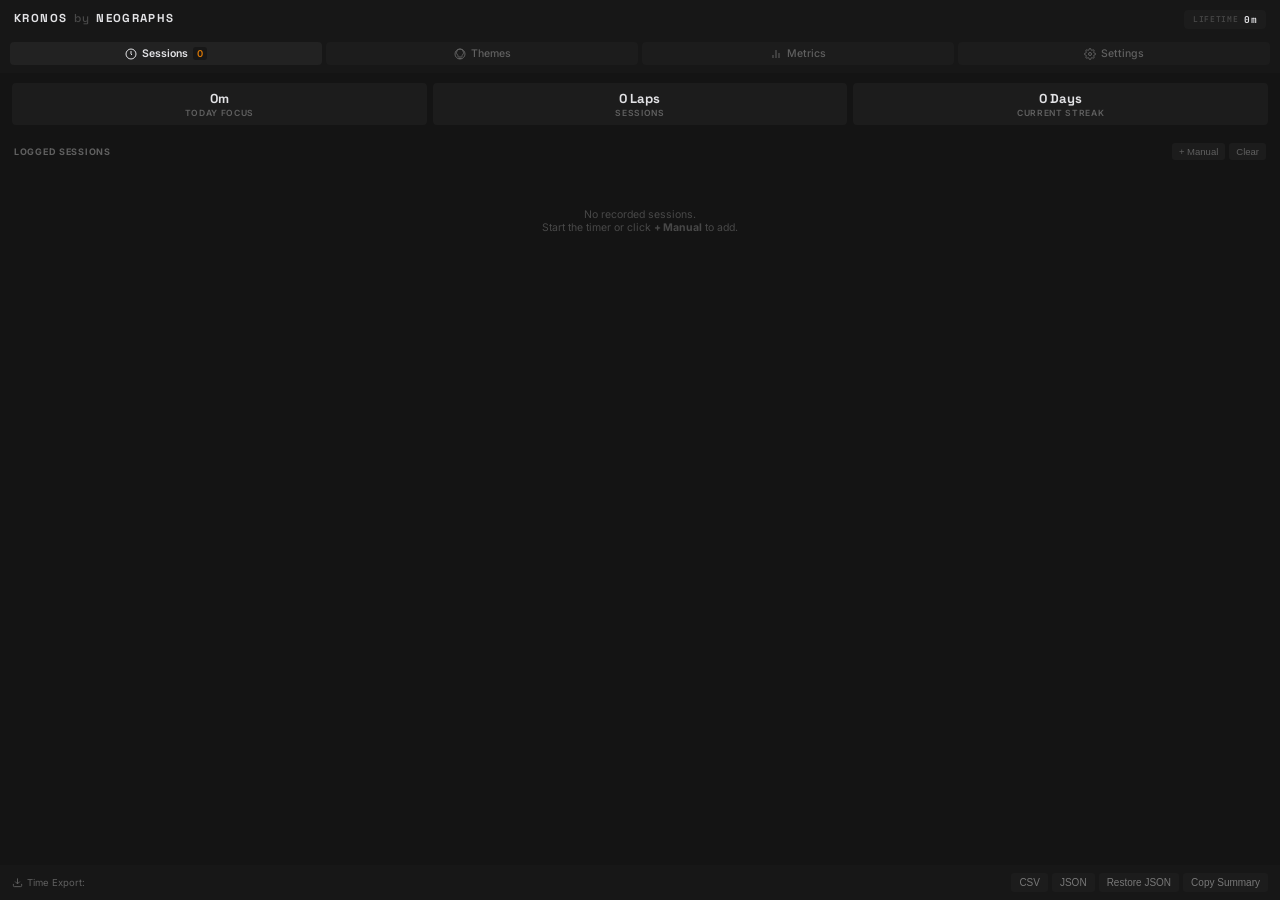
<file: client/settings.html>
<!DOCTYPE html>
<html lang="en">
<head>
  <meta charset="UTF-8">
  <meta name="viewport" content="width=device-width, initial-scale=1.0">
  <title>Kronos Vault</title>
  <link rel="preconnect" href="https://fonts.googleapis.com">
  <link rel="preconnect" href="https://fonts.gstatic.com" crossorigin>
  <link href="https://fonts.googleapis.com/css2?family=Inter:wght@400;500;600;700&family=JetBrains+Mono:wght@500;700;800&family=Space+Grotesk:wght@500;700&display=swap" rel="stylesheet">
  <link rel="stylesheet" href="css/styles.css">
  <style>
    *, *::before, *::after, html, body {
      scrollbar-width: none !important;
      -ms-overflow-style: none !important;
    }
    *::-webkit-scrollbar, ::-webkit-scrollbar,
    *::-webkit-scrollbar-thumb, *::-webkit-scrollbar-track,
    *::-webkit-scrollbar-button, *::-webkit-scrollbar-corner {
      display: none !important;
      width: 0 !important;
      height: 0 !important;
      max-width: 0 !important;
      max-height: 0 !important;
      background: transparent !important;
      opacity: 0 !important;
      pointer-events: none !important;
    }
    .preferences-wrapper, .session-cards-scroll, .theme-cards-grid, .analytics-wrapper {
      scrollbar-width: none !important;
      -ms-overflow-style: none !important;
    }
  </style>
  <script>
    (function() {
      try {
        var theme = 'charcoal';
        if (typeof window.require === 'function') {
          var fs = window.require('fs');
          var prefsPath = "C:\\Users\\Admin\\AppData\\Local\\NeoGraphs\\Kronos\\preferences.json";
          if (fs.existsSync(prefsPath)) {
            var p = JSON.parse(fs.readFileSync(prefsPath, 'utf8'));
            if (p && p.theme) theme = p.theme;
          }
        } else {
          var raw = localStorage.getItem('kronos_config');
          if (raw) {
            var cfg = JSON.parse(raw);
            if (cfg && cfg.theme) theme = cfg.theme;
          }
        }
        document.documentElement.setAttribute('data-theme', theme);
      } catch(e) {}
    })();
  </script>
</head>
<body class="dot-grid-bg">
  <div class="vault-window-root dot-grid-bg">
    <!-- Window Title Bar -->
    <div class="vault-titlebar">
      <div class="vault-branding">
        <span class="vault-logo">KRONOS</span>
        <span class="vault-by">by</span>
        <span class="vault-logo">NEOGRAPHS</span>
      </div>

      <div class="vault-lifetime-chip" id="vault-lifetime-chip" aria-label="Lifetime focus minutes accumulated">
        <span class="lifetime-label">LIFETIME</span>
        <span id="header-lifetime-time">0m</span>
      </div>
    </div>

    <!-- Navigation Segment Switcher -->
    <nav class="vault-nav-strip">
      <button class="vault-tab-btn active" data-tab="tab-sessions">
        <svg width="12" height="12" viewBox="0 0 24 24" fill="none" stroke="currentColor" stroke-width="2"><circle cx="12" cy="12" r="10"/><polyline points="12 6 12 12 14 14"/></svg>
        Sessions
        <span class="tab-count-badge" id="session-count-badge">0</span>
      </button>
      <button class="vault-tab-btn" data-tab="tab-themes">
        <svg width="12" height="12" viewBox="0 0 24 24" fill="none" stroke="currentColor" stroke-width="2"><circle cx="12" cy="12" r="10"/><path d="M12 2a7 7 0 0 0-7 7c0 2.38 1.19 4.47 3 5.74V17a1 1 0 0 0 1 1h6a1 1 0 0 0 1-1v-2.26c1.81-1.27 3-3.36 3-5.74a7 7 0 0 0-7-7z"/><line x1="9" y1="21" x2="15" y2="21"/></svg>
        Themes
      </button>
      <button class="vault-tab-btn" data-tab="tab-analytics">
        <svg width="12" height="12" viewBox="0 0 24 24" fill="none" stroke="currentColor" stroke-width="2"><line x1="18" y1="20" x2="18" y2="10"/><line x1="12" y1="20" x2="12" y2="4"/><line x1="6" y1="20" x2="6" y2="14"/></svg>
        Metrics
      </button>
      <button class="vault-tab-btn" data-tab="tab-preferences">
        <svg width="12" height="12" viewBox="0 0 24 24" fill="none" stroke="currentColor" stroke-width="2"><circle cx="12" cy="12" r="3"/><path d="M19.4 15a1.65 1.65 0 0 0 .33 1.82l.06.06a2 2 0 0 1 0 2.83 2 2 0 0 1-2.83 0l-.06-.06a1.65 1.65 0 0 0-1.82-.33 1.65 1.65 0 0 0-1 1.51V21a2 2 0 0 1-2 2 2 2 0 0 1-2-2v-.09A1.65 1.65 0 0 0 9 19.4a1.65 1.65 0 0 0-1.82.33l-.06.06a2 2 0 0 1-2.83 0 2 2 0 0 1 0-2.83l.06-.06a1.65 1.65 0 0 0 .33-1.82 1.65 1.65 0 0 0-1.51-1H3a2 2 0 0 1-2-2 2 2 0 0 1 2-2h.09A1.65 1.65 0 0 0 4.6 9a1.65 1.65 0 0 0-.33-1.82l-.06-.06a2 2 0 0 1 0-2.83 2 2 0 0 1 2.83 0l.06.06a1.65 1.65 0 0 0 1.82.33H9a1.65 1.65 0 0 0 1-1.51V3a2 2 0 0 1 2-2 2 2 0 0 1 2 2v.09a1.65 1.65 0 0 0 1 1.51 1.65 1.65 0 0 0 1.82-.33l.06-.06a2 2 0 0 1 2.83 0 2 2 0 0 1 0 2.83l-.06.06a1.65 1.65 0 0 0-.33 1.82V9a1.65 1.65 0 0 0 1.51 1H21a2 2 0 0 1 2 2 2 2 0 0 1-2 2h-.09a1.65 1.65 0 0 0-1.51 1z"/></svg>
        Settings
      </button>
    </nav>

    <!-- TAB: THEMES -->
    <div class="vault-tab-content" id="tab-themes">

      <div class="theme-cards-grid" id="theme-cards-grid">
        <!-- 1. Charcoal Flap (Baseline) -->
        <div class="theme-card active" data-theme-id="charcoal">
          <div class="theme-card-preview theme-pv-charcoal">
            <div class="pv-bar">
              <span class="pv-crown amber"></span>
              <span class="pv-flap">25</span>
              <span class="pv-ring amber"></span>
            </div>
          </div>
          <div class="theme-card-info">
            <div class="theme-name-row">
              <span class="theme-title">Charcoal Flap</span>
            </div>
            <span class="theme-desc">Material Charcoal • Industrial amber</span>
            <div class="theme-swatches">
              <span class="swatch" data-theme-id="charcoal" data-color-key="clockBg" style="background: #0d0d0f;">
                <input type="color" class="swatch-color-picker" value="#0d0d0f">
              </span>
              <span class="swatch" data-theme-id="charcoal" data-color-key="plateColor" style="background: #232326;">
                <input type="color" class="swatch-color-picker" value="#232326">
              </span>
              <span class="swatch" data-theme-id="charcoal" data-color-key="fontColor" style="background: #e2e2e5;">
                <input type="color" class="swatch-color-picker" value="#e2e2e5">
              </span>
              <span class="swatch" data-theme-id="charcoal" data-color-key="pluginBg" style="background: #141414;">
                <input type="color" class="swatch-color-picker" value="#141414">
              </span>
              <span class="swatch" data-theme-id="charcoal" data-color-key="accentColor" style="background: #d97706;">
                <input type="color" class="swatch-color-picker" value="#d97706">
              </span>
              <button type="button" class="theme-reset-btn" data-theme-id="charcoal" aria-label="Reset Charcoal Flap colors">
                <svg width="12" height="12" viewBox="0 0 24 24" fill="none" stroke="currentColor" stroke-width="2" stroke-linecap="round" stroke-linejoin="round">
                  <path d="M3 12a9 9 0 1 0 9-9 9.75 9.75 0 0 0-6.74 2.74L3 8"></path>
                  <path d="M3 3v5h5"></path>
                </svg>
              </button>
            </div>
          </div>
          <div class="theme-card-radio">
            <span class="radio-check">✓</span>
          </div>
        </div>

        <!-- 2. Neon Lilac (Priority 1 Purple) -->
        <div class="theme-card" data-theme-id="neon-lilac">
          <div class="theme-card-preview theme-pv-lilac">
            <div class="pv-bar">
              <span class="pv-crown lilac"></span>
              <span class="pv-flap">25</span>
              <span class="pv-ring lilac"></span>
            </div>
          </div>
          <div class="theme-card-info">
            <div class="theme-name-row">
              <span class="theme-title">Neon Lilac</span>
            </div>
            <span class="theme-desc">Spotify RAP-200A • Soft Lilac &amp; Deep Amethyst</span>
            <div class="theme-swatches">
              <span class="swatch" data-theme-id="neon-lilac" data-color-key="clockBg" style="background: #100c24;">
                <input type="color" class="swatch-color-picker" value="#100c24">
              </span>
              <span class="swatch" data-theme-id="neon-lilac" data-color-key="plateColor" style="background: #2b2454;">
                <input type="color" class="swatch-color-picker" value="#2b2454">
              </span>
              <span class="swatch" data-theme-id="neon-lilac" data-color-key="fontColor" style="background: #f0ebff;">
                <input type="color" class="swatch-color-picker" value="#f0ebff">
              </span>
              <span class="swatch" data-theme-id="neon-lilac" data-color-key="pluginBg" style="background: #120e24;">
                <input type="color" class="swatch-color-picker" value="#120e24">
              </span>
              <span class="swatch" data-theme-id="neon-lilac" data-color-key="accentColor" style="background: #9b8bf4;">
                <input type="color" class="swatch-color-picker" value="#9b8bf4">
              </span>
              <button type="button" class="theme-reset-btn" data-theme-id="neon-lilac" aria-label="Reset Neon Lilac colors">
                <svg width="12" height="12" viewBox="0 0 24 24" fill="none" stroke="currentColor" stroke-width="2" stroke-linecap="round" stroke-linejoin="round">
                  <path d="M3 12a9 9 0 1 0 9-9 9.75 9.75 0 0 0-6.74 2.74L3 8"></path>
                  <path d="M3 3v5h5"></path>
                </svg>
              </button>
            </div>
          </div>
          <div class="theme-card-radio">
            <span class="radio-check">✓</span>
          </div>
        </div>

        <!-- 3. Braun 1972 (Priority 2 Cream) -->
        <div class="theme-card" data-theme-id="braun-1972">
          <div class="theme-card-preview theme-pv-braun">
            <div class="pv-bar">
              <span class="pv-crown braun"></span>
              <span class="pv-flap">25</span>
              <span class="pv-ring braun"></span>
            </div>
          </div>
          <div class="theme-card-info">
            <div class="theme-name-row">
              <span class="theme-title">Braun 1972</span>
            </div>
            <span class="theme-desc">Dieter Rams Ivory • Slate Black &amp; Safety Orange</span>
            <div class="theme-swatches">
              <span class="swatch" data-theme-id="braun-1972" data-color-key="clockBg" style="background: #201f1e;">
                <input type="color" class="swatch-color-picker" value="#201f1e">
              </span>
              <span class="swatch" data-theme-id="braun-1972" data-color-key="plateColor" style="background: #272625;">
                <input type="color" class="swatch-color-picker" value="#272625">
              </span>
              <span class="swatch" data-theme-id="braun-1972" data-color-key="fontColor" style="background: #f7f4ed;">
                <input type="color" class="swatch-color-picker" value="#f7f4ed">
              </span>
              <span class="swatch" data-theme-id="braun-1972" data-color-key="pluginBg" style="background: #ece6da;">
                <input type="color" class="swatch-color-picker" value="#ece6da">
              </span>
              <span class="swatch" data-theme-id="braun-1972" data-color-key="accentColor" style="background: #ea580c;">
                <input type="color" class="swatch-color-picker" value="#ea580c">
              </span>
              <button type="button" class="theme-reset-btn" data-theme-id="braun-1972" aria-label="Reset Braun 1972 colors">
                <svg width="12" height="12" viewBox="0 0 24 24" fill="none" stroke="currentColor" stroke-width="2" stroke-linecap="round" stroke-linejoin="round">
                  <path d="M3 12a9 9 0 1 0 9-9 9.75 9.75 0 0 0-6.74 2.74L3 8"></path>
                  <path d="M3 3v5h5"></path>
                </svg>
              </button>
            </div>
          </div>
          <div class="theme-card-radio">
            <span class="radio-check">✓</span>
          </div>
        </div>

        <!-- 4. Cyber Violet (Priority 3 Purple) -->
        <div class="theme-card" data-theme-id="cyber-violet">
          <div class="theme-card-preview theme-pv-cyber">
            <div class="pv-bar">
              <span class="pv-crown cyber"></span>
              <span class="pv-flap">25</span>
              <span class="pv-ring cyber"></span>
            </div>
          </div>
          <div class="theme-card-info">
            <div class="theme-name-row">
              <span class="theme-title">Cyber Violet</span>
            </div>
            <span class="theme-desc">Obsidian Pitch Black • Electric Neon Violet Glow</span>
            <div class="theme-swatches">
              <span class="swatch" data-theme-id="cyber-violet" data-color-key="clockBg" style="background: #08080b;">
                <input type="color" class="swatch-color-picker" value="#08080b">
              </span>
              <span class="swatch" data-theme-id="cyber-violet" data-color-key="plateColor" style="background: #161622;">
                <input type="color" class="swatch-color-picker" value="#161622">
              </span>
              <span class="swatch" data-theme-id="cyber-violet" data-color-key="fontColor" style="background: #a89eff;">
                <input type="color" class="swatch-color-picker" value="#a89eff">
              </span>
              <span class="swatch" data-theme-id="cyber-violet" data-color-key="pluginBg" style="background: #09090c;">
                <input type="color" class="swatch-color-picker" value="#09090c">
              </span>
              <span class="swatch" data-theme-id="cyber-violet" data-color-key="accentColor" style="background: #7969ef;">
                <input type="color" class="swatch-color-picker" value="#7969ef">
              </span>
              <button type="button" class="theme-reset-btn" data-theme-id="cyber-violet" aria-label="Reset Cyber Violet colors">
                <svg width="12" height="12" viewBox="0 0 24 24" fill="none" stroke="currentColor" stroke-width="2" stroke-linecap="round" stroke-linejoin="round">
                  <path d="M3 12a9 9 0 1 0 9-9 9.75 9.75 0 0 0-6.74 2.74L3 8"></path>
                  <path d="M3 3v5h5"></path>
                </svg>
              </button>
            </div>
          </div>
          <div class="theme-card-radio">
            <span class="radio-check">✓</span>
          </div>
        </div>

        <!-- 5. Kyoto Matcha -->
        <div class="theme-card" data-theme-id="kyoto-matcha">
          <div class="theme-card-preview theme-pv-matcha">
            <div class="pv-bar">
              <span class="pv-crown matcha"></span>
              <span class="pv-flap">25</span>
              <span class="pv-ring matcha"></span>
            </div>
          </div>
          <div class="theme-card-info">
            <div class="theme-name-row">
              <span class="theme-title">Kyoto Matcha</span>
            </div>
            <span class="theme-desc">Matcha Latte Vending • Washi Cream &amp; Brass</span>
            <div class="theme-swatches">
              <span class="swatch" data-theme-id="kyoto-matcha" data-color-key="clockBg" style="background: #18201c;">
                <input type="color" class="swatch-color-picker" value="#18201c">
              </span>
              <span class="swatch" data-theme-id="kyoto-matcha" data-color-key="plateColor" style="background: #2b4238;">
                <input type="color" class="swatch-color-picker" value="#2b4238">
              </span>
              <span class="swatch" data-theme-id="kyoto-matcha" data-color-key="fontColor" style="background: #ede2cf;">
                <input type="color" class="swatch-color-picker" value="#ede2cf">
              </span>
              <span class="swatch" data-theme-id="kyoto-matcha" data-color-key="pluginBg" style="background: #1f2421;">
                <input type="color" class="swatch-color-picker" value="#1f2421">
              </span>
              <span class="swatch" data-theme-id="kyoto-matcha" data-color-key="accentColor" style="background: #c29b62;">
                <input type="color" class="swatch-color-picker" value="#c29b62">
              </span>
              <button type="button" class="theme-reset-btn" data-theme-id="kyoto-matcha" aria-label="Reset Kyoto Matcha colors">
                <svg width="12" height="12" viewBox="0 0 24 24" fill="none" stroke="currentColor" stroke-width="2" stroke-linecap="round" stroke-linejoin="round">
                  <path d="M3 12a9 9 0 1 0 9-9 9.75 9.75 0 0 0-6.74 2.74L3 8"></path>
                  <path d="M3 3v5h5"></path>
                </svg>
              </button>
            </div>
          </div>
          <div class="theme-card-radio">
            <span class="radio-check">✓</span>
          </div>
        </div>

        <!-- 6. Cobalt Runner -->
        <div class="theme-card" data-theme-id="cobalt-runner">
          <div class="theme-card-preview theme-pv-cobalt">
            <div class="pv-bar">
              <span class="pv-crown cobalt"></span>
              <span class="pv-flap">25</span>
              <span class="pv-ring cobalt"></span>
            </div>
          </div>
          <div class="theme-card-info">
            <div class="theme-name-row">
              <span class="theme-title">Cobalt Runner</span>
            </div>
            <span class="theme-desc">Electric Cobalt Blue • High-Vis Athletic Orange</span>
            <div class="theme-swatches">
              <span class="swatch" data-theme-id="cobalt-runner" data-color-key="clockBg" style="background: #0e131a;">
                <input type="color" class="swatch-color-picker" value="#0e131a">
              </span>
              <span class="swatch" data-theme-id="cobalt-runner" data-color-key="plateColor" style="background: #1c7ed6;">
                <input type="color" class="swatch-color-picker" value="#1c7ed6">
              </span>
              <span class="swatch" data-theme-id="cobalt-runner" data-color-key="fontColor" style="background: #ffffff;">
                <input type="color" class="swatch-color-picker" value="#ffffff">
              </span>
              <span class="swatch" data-theme-id="cobalt-runner" data-color-key="pluginBg" style="background: #11161d;">
                <input type="color" class="swatch-color-picker" value="#11161d">
              </span>
              <span class="swatch" data-theme-id="cobalt-runner" data-color-key="accentColor" style="background: #ff6b18;">
                <input type="color" class="swatch-color-picker" value="#ff6b18">
              </span>
              <button type="button" class="theme-reset-btn" data-theme-id="cobalt-runner" aria-label="Reset Cobalt Runner colors">
                <svg width="12" height="12" viewBox="0 0 24 24" fill="none" stroke="currentColor" stroke-width="2" stroke-linecap="round" stroke-linejoin="round">
                  <path d="M3 12a9 9 0 1 0 9-9 9.75 9.75 0 0 0-6.74 2.74L3 8"></path>
                  <path d="M3 3v5h5"></path>
                </svg>
              </button>
            </div>
          </div>
          <div class="theme-card-radio">
            <span class="radio-check">✓</span>
          </div>
        </div>

        <!-- 7. Solar Ochre -->
        <div class="theme-card" data-theme-id="solar-ochre">
          <div class="theme-card-preview theme-pv-ochre">
            <div class="pv-bar">
              <span class="pv-crown ochre"></span>
              <span class="pv-flap">25</span>
              <span class="pv-ring ochre"></span>
            </div>
          </div>
          <div class="theme-card-info">
            <div class="theme-name-row">
              <span class="theme-title">Solar Ochre</span>
            </div>
            <span class="theme-desc">Bauhaus Canary Ochre • Deep Ink Black Digits</span>
            <div class="theme-swatches">
              <span class="swatch" data-theme-id="solar-ochre" data-color-key="clockBg" style="background: #111114;">
                <input type="color" class="swatch-color-picker" value="#111114">
              </span>
              <span class="swatch" data-theme-id="solar-ochre" data-color-key="plateColor" style="background: #f59f00;">
                <input type="color" class="swatch-color-picker" value="#f59f00">
              </span>
              <span class="swatch" data-theme-id="solar-ochre" data-color-key="fontColor" style="background: #121212;">
                <input type="color" class="swatch-color-picker" value="#121212">
              </span>
              <span class="swatch" data-theme-id="solar-ochre" data-color-key="pluginBg" style="background: #18181b;">
                <input type="color" class="swatch-color-picker" value="#18181b">
              </span>
              <span class="swatch" data-theme-id="solar-ochre" data-color-key="accentColor" style="background: #fa5252;">
                <input type="color" class="swatch-color-picker" value="#fa5252">
              </span>
              <button type="button" class="theme-reset-btn" data-theme-id="solar-ochre" aria-label="Reset Solar Ochre colors">
                <svg width="12" height="12" viewBox="0 0 24 24" fill="none" stroke="currentColor" stroke-width="2" stroke-linecap="round" stroke-linejoin="round">
                  <path d="M3 12a9 9 0 1 0 9-9 9.75 9.75 0 0 0-6.74 2.74L3 8"></path>
                  <path d="M3 3v5h5"></path>
                </svg>
              </button>
            </div>
          </div>
          <div class="theme-card-radio">
            <span class="radio-check">✓</span>
          </div>
        </div>
      </div>
    </div>

    <!-- TAB 1: SESSIONS LOG & EXPORT -->
    <div class="vault-tab-content active" id="tab-sessions">
      <!-- Quick Summary Bar -->
      <div class="vault-session-hero">
        <div class="hero-metric">
          <span class="metric-val" id="metric-today-time">0m</span>
          <span class="metric-lbl">TODAY FOCUS</span>
        </div>
        <div class="hero-metric">
          <span class="metric-val" id="metric-today-laps">0 Laps</span>
          <span class="metric-lbl">SESSIONS</span>
        </div>
        <div class="hero-metric">
          <span class="metric-val" id="metric-streak">0 Days</span>
          <span class="metric-lbl">CURRENT STREAK</span>
        </div>
      </div>

      <!-- Session List Controls -->
      <div class="session-list-toolbar">
        <span class="section-title">LOGGED SESSIONS</span>
        <div class="toolbar-actions">
          <button id="btn-quick-add-session" class="vault-btn-subtle" aria-label="Quick Add">+ Manual</button>
          <button id="btn-clear-all" class="vault-btn-subtle" aria-label="Clear All">Clear</button>
        </div>
      </div>

      <!-- Scrollable Session Cards Container -->
      <div class="session-cards-scroll" id="session-cards-container"></div>

      <!-- Export Bottom Bar -->
      <div class="vault-footer-export">
        <div class="export-note">
          <svg width="11" height="11" viewBox="0 0 24 24" fill="none" stroke="currentColor" stroke-width="2"><path d="M21 15v4a2 2 0 0 1-2 2H5a2 2 0 0 1-2-2v-4"/><polyline points="7 10 12 15 17 10"/><line x1="12" y1="15" x2="12" y2="3"/></svg>
          <span>Time Export:</span>
        </div>
        <div class="export-btn-group">
          <button id="btn-export-csv" class="vault-export-btn" aria-label="Export CSV">CSV</button>
          <button id="btn-export-json" class="vault-export-btn" aria-label="Export JSON">JSON</button>
          <button id="btn-import-json" class="vault-export-btn" aria-label="Restore Sessions JSON">Restore JSON</button>
          <input type="file" id="input-import-json" accept=".json" style="display: none;">
          <button id="btn-copy-summary" class="vault-export-btn" aria-label="Copy Summary">Copy Summary</button>
        </div>
      </div>
    </div>

    <!-- TAB 2: ANALYTICS & INSIGHTS (Dynamic Engine • Zero Mockups) -->
    <div class="vault-tab-content" id="tab-analytics">
      <div class="analytics-wrapper">
        <div class="analytics-card">
          <div class="card-header">
            <div class="card-title-group">
              <span class="card-title" id="analytics-chart-title">WEEKLY FOCUS VELOCITY</span>
              <span class="card-sub" id="analytics-chart-sub">Last 7 Days</span>
            </div>
            <div class="timeframe-group" id="analytics-timeframe-group">
              <button class="tf-btn" data-tf="daily">Daily</button>
              <button class="tf-btn active" data-tf="7d">7 Days</button>
              <button class="tf-btn" data-tf="monthly">Monthly</button>
            </div>
          </div>
          <!-- Dynamic Bar Chart (Filled Live from KronosStorage) -->
          <div class="analytics-bar-chart" id="analytics-bar-chart"></div>
        </div>

        <div class="analytics-card">
          <div class="card-header">
            <div class="card-title-group">
              <span class="card-title">CATEGORY BREAKDOWN</span>
              <span class="card-sub">Real Data by Session Title</span>
            </div>
          </div>
          <!-- Dynamic Category Breakdown (Aggregated Live from KronosStorage) -->
          <div class="category-breakdown-list" id="category-breakdown-list"></div>
        </div>
      </div>
    </div>

    <!-- TAB 3: PREFERENCES & EXTENSION STORAGE -->
    <div class="vault-tab-content" id="tab-preferences">
      <div class="preferences-wrapper">
        <div class="pref-group">
          <div class="group-title">TIMER INTERVALS (MINUTES)</div>
          
          <div class="pref-row">
            <label for="pref-focus-dur">Focus Duration (min)</label>
            <div class="stepper-input">
              <button class="step-btn" data-step="pref-focus-dur" data-val="-1">－</button>
              <input type="number" id="pref-focus-dur" value="25" min="1" max="90">
              <button class="step-btn" data-step="pref-focus-dur" data-val="1">＋</button>
            </div>
          </div>

          <div class="pref-row">
            <label for="pref-short-break">Deep Focus Duration (min)</label>
            <div class="stepper-input">
              <button class="step-btn" data-step="pref-short-break" data-val="-1">－</button>
              <input type="number" id="pref-short-break" value="50" min="1" max="90">
              <button class="step-btn" data-step="pref-short-break" data-val="1">＋</button>
            </div>
          </div>

          <div class="pref-row">
            <label for="pref-long-break">Flow State Duration (min)</label>
            <div class="stepper-input">
              <button class="step-btn" data-step="pref-long-break" data-val="-1">－</button>
              <input type="number" id="pref-long-break" value="90" min="1" max="90">
              <button class="step-btn" data-step="pref-long-break" data-val="1">＋</button>
            </div>
          </div>

          <div class="pref-row">
            <label for="pref-laps-cycle">Laps per Cycle (Max 5)</label>
            <div class="stepper-input">
              <button class="step-btn" data-step="pref-laps-cycle" data-val="-1">－</button>
              <input type="number" id="pref-laps-cycle" value="4" min="1" max="5">
              <button class="step-btn" data-step="pref-laps-cycle" data-val="1">＋</button>
            </div>
          </div>
        </div>

        <div class="pref-group">
          <div class="group-title">TACTILE AUDIO SYNTHESIS</div>
          <div class="pref-row">
            <label for="pref-switch-volume">Switch Click Volume</label>
            <div class="volume-control-box">
              <input type="range" id="pref-switch-volume" min="0" max="100" value="50" class="pref-slider">
              <span id="pref-switch-volume-val" class="volume-val">50%</span>
            </div>
          </div>
          <div class="pref-row">
            <label for="pref-clock-volume">Clock Tick Volume</label>
            <div class="volume-control-box">
              <input type="range" id="pref-clock-volume" min="0" max="100" value="80" class="pref-slider">
              <span id="pref-clock-volume-val" class="volume-val">80%</span>
            </div>
          </div>
          <div class="pref-row">
            <label for="pref-audio-profile">Sound Style</label>
            <select id="pref-audio-profile" class="pref-select">
              <option value="mechanical">Tactile Mechanical Switch</option>
              <option value="braun_thud">Braun Analog Thud (1972)</option>
              <option value="vintage_bell">Vintage Studio Bell</option>
              <option value="digital_quartz">Digital Quartz Chrono</option>
              <option value="zen_gong">Zen Singing Bowl</option>
            </select>
          </div>
          <div class="pref-row">
            <label for="pref-sound-effects">Mechanical Switch Clicks</label>
            <input type="checkbox" id="pref-sound-effects" checked class="pref-toggle">
          </div>
          <div class="pref-row">
            <label for="pref-chime-end">Session Complete Chime</label>
            <input type="checkbox" id="pref-chime-end" checked class="pref-toggle">
          </div>
          <div class="pref-row">
            <label for="pref-soft-tick">Subtle Clock Ticking (During Focus)</label>
            <input type="checkbox" id="pref-soft-tick" class="pref-toggle">
          </div>
        </div>

        <div class="pref-group">
          <div class="group-title">STORAGE &amp; LOCAL PREFERENCES PATH</div>
          <div class="storage-info-box">
            <div class="storage-path-header">
              <svg width="11" height="11" viewBox="0 0 24 24" fill="none" stroke="currentColor" stroke-width="2"><path d="M22 19a2 2 0 0 1-2 2H4a2 2 0 0 1-2-2V5a2 2 0 0 1 2-2h5l2 3h9a2 2 0 0 1 2 2z"/></svg>
              <span>Live Extension Directory:</span>
            </div>
            <code class="storage-path-code">C:\Users\Admin\AppData\Local\NeoGraphs\Kronos</code>
            <p class="storage-path-desc">
              Sessions and custom settings are automatically synced to this local path for offline persistence across After Effects launches.
            </p>
          </div>
        </div>

        <div class="pref-save-row">
          <button id="btn-save-prefs" class="vault-btn-primary">Apply Settings</button>
          <span id="save-status-indicator" class="status-msg"></span>
        </div>
      </div>
    </div>
  </div>

  <div id="kronos-toast" class="toast-bubble" aria-live="polite"></div>

  <!-- Clean Themed Modal Dialog for Deletion Confirmation -->
  <div id="kronos-confirm-modal" class="confirm-modal-backdrop" aria-hidden="true" style="display: none;">
    <div class="confirm-dialog-card">
      <div class="confirm-dialog-icon">
        <svg width="18" height="18" viewBox="0 0 24 24" fill="none" stroke="currentColor" stroke-width="2.2" stroke-linecap="round" stroke-linejoin="round">
          <polyline points="3 6 5 6 21 6"></polyline>
          <path d="M19 6v14a2 2 0 0 1-2 2H7a2 2 0 0 1-2-2V6m3 0V4a2 2 0 0 1 2-2h4a2 2 0 0 1 2 2v2"></path>
          <line x1="10" y1="11" x2="10" y2="17"></line>
          <line x1="14" y1="11" x2="14" y2="17"></line>
        </svg>
      </div>
      <div class="confirm-dialog-body">
        <div class="confirm-dialog-title">Delete Session?</div>
        <p class="confirm-dialog-msg">Do you want to delete this recorded session? This action cannot be undone.</p>
      </div>
      <div class="confirm-dialog-actions">
        <button id="confirm-modal-cancel" class="confirm-btn cancel" type="button">Cancel</button>
        <button id="confirm-modal-delete" class="confirm-btn delete" type="button">Delete</button>
      </div>
    </div>
  </div>

  <script src="js/CSInterface.js"></script>
  <script src="js/storage.js"></script>
  <script src="js/settings.js"></script>
</body>
</html>
</file>
<file: styles.css>
/* ==========================================================================
   KRONOS — Material Charcoal Industrial Focus Chronometer
   Unified Stylesheet for Dockable Bar & Modeless Session Vault
   Design System Invariants: Pure Tonal Contrast | Zero 1px Outlines | Zero Pure White
   ========================================================================== */

:root {
  /* Material Charcoal Background Tiers */
  --bg-deep: #111111;
  --bg-base: #141414;
  --bg-panel: #171717;
  --bg-card: #1c1c1c;
  --bg-input: #222222;
  --bg-hover: #262626;
  --bg-active: #2b2b2b;

  /* Material Charcoal Text Hierarchy (Zero Pure White) */
  --text-active: #919191;
  --text-digit: #a2a2a2;
  --text-body: #787878;
  --text-muted: #606060;
  --text-dim: #484848;
  --text-placeholder: #3f3f3f;

  /* Restrained Industrial Accents */
  --accent-amber: #d97706;
  --accent-teal: #0ca678;
  --accent-blue: #1473e6;

  /* Split-Flap Hardware Tones */
  --flap-tile-bg: #1c1c1c;
  --flap-split-line: #0f0f0f;
  --metal-hinge: #383838;

  /* Dot Grid Pattern */
  --dot-color: rgba(255, 255, 255, 0.045);
  --dot-size: 18px;

  /* Fonts */
  --font-mono: 'JetBrains Mono', 'SF Mono', Consolas, monospace;
  --font-sans: 'Inter', -apple-system, BlinkMacSystemFont, 'Segoe UI', Roboto, sans-serif;
  --font-grotesk: 'Space Grotesk', var(--font-sans);

  /* Tactile Rotary Knob Physical Attributes (Overhead Zenith Lighting & Bottom Drop Shadow) */
  --knob-body-top: #36363c;
  --knob-body-mid: #25252a;
  --knob-body-bot: #18181b;
  --knob-dish-bg: #1e1e22;
  --knob-dish-light: rgba(255, 255, 255, 0.06);
  --knob-dish-dark: rgba(0, 0, 0, 0.5);
  --knob-rim-light: rgba(255, 255, 255, 0.24);
  --knob-ambient-shadow: rgba(0, 0, 0, 0.7);
}

/* Base Reset & Universal Scrollbar Elimination */
*, *::before, *::after, html, body {
  box-sizing: border-box;
  margin: 0;
  padding: 0;
  user-select: none;
  -webkit-user-select: none;
  scrollbar-width: none !important;
  -ms-overflow-style: none !important;
}

*::-webkit-scrollbar,
html::-webkit-scrollbar,
body::-webkit-scrollbar,
div::-webkit-scrollbar,
section::-webkit-scrollbar,
main::-webkit-scrollbar,
nav::-webkit-scrollbar,
article::-webkit-scrollbar,
aside::-webkit-scrollbar,
ul::-webkit-scrollbar,
ol::-webkit-scrollbar,
p::-webkit-scrollbar,
span::-webkit-scrollbar,
::-webkit-scrollbar {
  display: none !important;
  width: 0 !important;
  height: 0 !important;
  max-width: 0 !important;
  max-height: 0 !important;
  background: transparent !important;
  opacity: 0 !important;
  pointer-events: none !important;
}

*::-webkit-scrollbar-track,
*::-webkit-scrollbar-thumb,
*::-webkit-scrollbar-button,
*::-webkit-scrollbar-corner,
::-webkit-scrollbar-track,
::-webkit-scrollbar-thumb,
::-webkit-scrollbar-button,
::-webkit-scrollbar-corner {
  display: none !important;
  width: 0 !important;
  height: 0 !important;
  max-width: 0 !important;
  max-height: 0 !important;
  background: transparent !important;
  opacity: 0 !important;
  pointer-events: none !important;
}

.preferences-wrapper,
.session-cards-scroll,
.theme-cards-grid,
.analytics-wrapper,
.vault-tab-content,
.vault-window-root,
.category-breakdown-list,
.tags-scroll-strip {
  scrollbar-width: none !important;
  -ms-overflow-style: none !important;
}

.preferences-wrapper::-webkit-scrollbar,
.session-cards-scroll::-webkit-scrollbar,
.theme-cards-grid::-webkit-scrollbar,
.analytics-wrapper::-webkit-scrollbar,
.vault-tab-content::-webkit-scrollbar,
.vault-window-root::-webkit-scrollbar,
.category-breakdown-list::-webkit-scrollbar,
.tags-scroll-strip::-webkit-scrollbar {
  display: none !important;
  width: 0 !important;
  height: 0 !important;
}

html, body {
  width: 100%;
  height: 100%;
  background-color: var(--bg-base);
  color: var(--text-body);
  font-family: var(--font-sans);
  overflow: hidden;
  -webkit-font-smoothing: antialiased;
}

/* Reusable Precision Dot Grid Backdrop - Clean Solid Surface (Dotted grid removed per user request) */
.dot-grid-bg {
  background-color: var(--theme-plugin-bg, var(--bg-base)) !important;
  background-image: none !important;
}

/* ==========================================================================
   1. DOCKABLE PANEL (Exact ~76-80px Profile)
   ========================================================================== */
.panel-root {
  width: 100%;
  height: 100%;
  display: flex;
  align-items: center;
  justify-content: center;
  padding: 2px 4px;
}

.kronos-bar {
  height: 74px;
  width: 100%;
  max-width: 276px;
  border-radius: 6px;
  border: none !important;
  outline: none !important;
  box-shadow: 0 4px 12px rgba(0, 0, 0, 0.45);
  display: grid;
  grid-template-columns: 50px 1fr 62px;
  align-items: center;
  padding: 5px 6px;
  position: relative;
  overflow: hidden;
}

/* ZONE ALIGNMENTS */
.kronos-zone {
  display: flex;
  flex-direction: column;
  justify-content: center;
  height: 100%;
}

.zone-left {
  align-items: center;
  justify-content: center;
  gap: 4px;
}

.zone-center {
  align-items: center;
  justify-content: center;
  padding: 0 3px;
}

.zone-right {
  align-items: center;
  justify-content: center;
  gap: 2px;
}

/* ZONE A: Modular Squircle Rotary & Inset Lap Channel */
.squircle-modular-trigger {
  width: 32px !important;
  height: 32px !important;
  border-radius: 7px !important;
  background: var(--theme-accent-color, #ea580c) !important;
  border: 1px solid rgba(0, 0, 0, 0.25) !important;
  box-shadow: 0 3px 8px rgba(0, 0, 0, 0.45), 0 1px 2px rgba(0, 0, 0, 0.35), inset 0 1.5px 1.5px rgba(255, 255, 255, 0.55), inset 0 -1.5px 2px rgba(0, 0, 0, 0.35) !important;
  display: flex !important;
  align-items: center !important;
  justify-content: center !important;
  position: relative !important;
  cursor: pointer !important;
  padding: 0 !important;
  margin: 0 !important;
  outline: none !important;
  flex-shrink: 0 !important;
  box-sizing: border-box !important;
  transition: transform 140ms cubic-bezier(0.2, 0.9, 0.3, 1.2), box-shadow 140ms ease !important;
}

.squircle-modular-trigger:hover {
  transform: translateY(-0.5px) !important;
  box-shadow: 0 4px 10px rgba(0, 0, 0, 0.55), inset 0 1.5px 1.5px rgba(255, 255, 255, 0.65) !important;
}

.squircle-modular-trigger:active {
  transform: translateY(1.5px) scale(0.96) !important;
  box-shadow: 0 1px 2px rgba(0, 0, 0, 0.6), inset 0 2px 3px rgba(0, 0, 0, 0.5) !important;
}

.squircle-bolt {
  position: absolute !important;
  width: 3px !important;
  height: 3px !important;
  border-radius: 50% !important;
  background: rgba(0, 0, 0, 0.5) !important;
  box-shadow: inset 0 0.5px 1px rgba(0, 0, 0, 0.8), 0 0.5px 0.5px rgba(255, 255, 255, 0.4) !important;
  pointer-events: none !important;
}

.squircle-bolt.tl { top: 3.5px !important; left: 3.5px !important; }
.squircle-bolt.tr { top: 3.5px !important; right: 3.5px !important; }
.squircle-bolt.bl { bottom: 3.5px !important; left: 3.5px !important; }
.squircle-bolt.br { bottom: 3.5px !important; right: 3.5px !important; }

.squircle-core-knob {
  width: 20px !important;
  height: 20px !important;
  border-radius: 50% !important;
  background: radial-gradient(circle at 45% 40%, rgba(255, 255, 255, 0.18) 0%, transparent 60%), var(--theme-plate-color, #272625) !important;
  box-shadow: 0 2px 4px rgba(0, 0, 0, 0.55), inset 0 1px 1px rgba(255, 255, 255, 0.25), inset 0 -1px 1px rgba(0, 0, 0, 0.5) !important;
  border: 1px solid rgba(255, 255, 255, 0.1) !important;
  position: relative !important;
  display: flex !important;
  align-items: center !important;
  justify-content: center !important;
  margin: auto !important;
  transform-origin: 50% 50% !important;
  transition: transform 160ms cubic-bezier(0.2, 0.9, 0.3, 1.2) !important;
}

.squircle-modular-trigger:hover .squircle-core-knob {
  transform: rotate(25deg) !important;
}

.squircle-notch {
  position: absolute !important;
  top: 2px !important;
  left: 50%;
  width: 2px !important;
  height: 4.5px !important;
  background: var(--theme-font-color, #ffffff) !important;
  border-radius: 1px !important;
  transform: translateX(-50%) !important;
  box-shadow: 0 0 3px var(--theme-font-color, #ffffff) !important;
}

/* Inset Lap Section */
.lap-segment-channel {
  position: relative !important;
  top: 3.5px !important;
  background: var(--theme-clock-bg, #201f1e) !important;
  border: none !important;
  border-radius: 3.5px !important;
  padding: 2.5px 5px !important;
  box-shadow: inset 0 2px 4px rgba(0, 0, 0, 0.7), 0 1px 1px rgba(255, 255, 255, 0.08) !important;
  display: flex !important;
  flex-direction: column !important;
  align-items: center !important;
  gap: 2px !important;
  box-sizing: border-box !important;
}

.lap-pips-row {
  display: flex !important;
  gap: 3px !important;
  align-items: center !important;
}

.lap-pip {
  width: 4px !important;
  height: 4px !important;
  border-radius: 50% !important;
  background: rgba(255, 255, 255, 0.15) !important;
  box-shadow: inset 0 0.5px 1px rgba(0, 0, 0, 0.8) !important;
  border: none !important;
  transition: all 120ms ease !important;
}

.lap-pip.active {
  background: var(--theme-font-color, #ffffff) !important;
  box-shadow: 0 0 5px var(--theme-font-color, #ffffff), inset 0 0.5px 1px #ffffff !important;
}

.lap-pip.completed {
  background: var(--text-muted, #787878) !important;
  opacity: 0.6 !important;
}

.lap-counter-label {
  font-family: var(--font-mono, monospace) !important;
  font-size: 7px !important;
  font-weight: 700 !important;
  color: var(--theme-font-color, #ffffff) !important;
  letter-spacing: 0.06em !important;
  line-height: 1 !important;
}

/* ZONE B: 3-Way Mode Switcher & Split-Flap Display */
.mode-selector-strip {
  display: flex;
  align-items: center;
  background: var(--bg-card);
  border-radius: 4px;
  padding: 2px;
  gap: 2px;
  margin-bottom: 3px;
}

.mode-tab-btn {
  background: transparent;
  border: none !important;
  color: var(--text-dim);
  font-family: var(--font-grotesk);
  font-size: 8px;
  font-weight: 700;
  letter-spacing: 0.06em;
  padding: 2px 6px;
  border-radius: 2px;
  cursor: pointer;
  transition: all 120ms ease;
}

.mode-tab-btn:hover {
  color: var(--text-body);
}

.mode-tab-btn.active {
  background: var(--theme-plate-color, #232326);
  color: var(--theme-font-color, #e2e2e5);
}

.split-flap-display {
  display: flex;
  align-items: center;
  gap: 2.5px;
  background: var(--bg-panel);
  padding: 3px 5px;
  border-radius: 5px;
  box-shadow: inset 0 2px 4px rgba(0, 0, 0, 0.5);
}

.flap-tile-group {
  display: flex;
  gap: 2px;
}

.flap-tile {
  width: 22px;
  height: 34px;
  background: var(--flap-tile-bg);
  border-radius: 4px;
  position: relative;
  perspective: 300px;
  box-shadow: 0 2px 5px rgba(0, 0, 0, 0.5);
  user-select: none;
}

/* Side Metallic Hinge Tabs (Fixed Z-50 Overlay: NEVER moves or shifts) */
.flap-hinge {
  position: absolute;
  top: 17px;
  width: 2px;
  height: 5px;
  margin-top: -2px;
  background: #505054;
  z-index: 50;
  border-radius: 0.5px;
  pointer-events: none;
}

.hinge-l { left: -0.5px; }
.hinge-r { right: -0.5px; }

/* The horizontal flap seam (Fixed Z-50 Overlay: NEVER moves or shifts) */
.flap-seam {
  position: absolute;
  top: 17px;
  left: 0;
  right: 0;
  height: 1px;
  background: #09090b;
  z-index: 50;
  pointer-events: none;
}

/* Flap Card Top & Bottom Half Panels (Zero border lines: seam handles contrast) */
.flap-card {
  position: absolute;
  left: 0;
  right: 0;
  height: 17px;
  overflow: hidden;
  backface-visibility: hidden;
  -webkit-backface-visibility: hidden;
}

.flap-top {
  top: 0;
  background: #232326;
  border-radius: 4px 4px 0 0;
  z-index: 1;
}

.flap-bottom {
  top: 17px;
  background: #1a1a1d;
  border-radius: 0 0 4px 4px;
  z-index: 1;
}

/* Digit Typography: Full Contrast Matte (#e2e2e5) • Zero Vertical Shift */
.digit-glyph {
  position: absolute;
  left: 0;
  right: 0;
  width: 100%;
  height: 34px;
  line-height: 34px;
  text-align: center;
  font-family: 'Space Grotesk', -apple-system, BlinkMacSystemFont, 'Segoe UI', Roboto, sans-serif;
  font-size: 24px;
  font-weight: 700;
  color: #e2e2e5;
  letter-spacing: -0.02em;
  display: block;
  user-select: none;
  pointer-events: none;
}

.flap-top .digit-glyph,
.flap-leaf-top .digit-glyph {
  top: 0;
}

.flap-bottom .digit-glyph,
.flap-leaf-bottom .digit-glyph {
  top: -17px;
}

/* Mechanical 3D Split-Flap Animation Leaves */
.flap-leaf-anim {
  position: absolute;
  left: 0;
  right: 0;
  height: 17px;
  overflow: hidden;
  backface-visibility: hidden;
  -webkit-backface-visibility: hidden;
  pointer-events: none;
}

/* Upper Leaf: folds down around bottom seam (0deg -> -90deg) */
.flap-leaf-top {
  top: 0;
  background: #232326;
  border-radius: 4px 4px 0 0;
  transform-origin: bottom center;
  z-index: 20;
  animation: flapTopFold 180ms ease-in forwards;
}

@keyframes flapTopFold {
  0% {
    transform: rotateX(0deg);
  }
  100% {
    transform: rotateX(-90deg);
    opacity: 0;
  }
}

/* Lower Leaf: drops down from 90deg to 0deg around top seam */
.flap-leaf-bottom {
  top: 17px;
  background: #1a1a1d;
  border-radius: 0 0 4px 4px;
  transform-origin: top center;
  transform: rotateX(90deg);
  z-index: 30;
  animation: flapBottomDrop 190ms cubic-bezier(0.2, 0.9, 0.4, 1.1) 160ms forwards;
}

@keyframes flapBottomDrop {
  0% {
    transform: rotateX(90deg);
  }
  100% {
    transform: rotateX(0deg);
  }
}

/* Authentic Mechanical Shadow Dynamics */
.flap-leaf-top::after {
  content: '';
  position: absolute;
  inset: 0;
  background: linear-gradient(to bottom, transparent 20%, rgba(0, 0, 0, 0.65));
  opacity: 0;
  animation: shadowFadeIn 180ms ease-in forwards;
}

@keyframes shadowFadeIn {
  0% { opacity: 0; }
  100% { opacity: 1; }
}

.flap-leaf-bottom::after {
  content: '';
  position: absolute;
  inset: 0;
  background: linear-gradient(to top, transparent 20%, rgba(0, 0, 0, 0.65));
  opacity: 1;
  animation: shadowFadeOut 190ms ease-out 160ms forwards;
}

@keyframes shadowFadeOut {
  0% { opacity: 1; }
  100% { opacity: 0; }
}

.flap-colon {
  display: flex;
  flex-direction: column;
  justify-content: center;
  align-items: center;
  gap: 5px;
  width: 6px;
  height: 34px;
}

.colon-dot {
  width: 2.5px;
  height: 2.5px;
  border-radius: 50%;
  background: var(--text-digit);
  opacity: 0.75;
}

/* ZONE C: TACTILE ROTARY PUSH-KNOB (AUTHENTIC HARDWARE INDUSTRIAL DEPTH)
   Modeled after precision audio console dials: overhead zenith illumination,
   steep bottom drop shadow, outer chamfer rim, and concave dish dimple. */
.gauge-button-capsule {
  position: relative !important;
  width: 38px !important;
  height: 38px !important;
  display: flex !important;
  align-items: center !important;
  justify-content: center !important;
  background: var(--theme-clock-bg, var(--bg-panel, #111215)) !important;
  border-radius: 50% !important;
  box-shadow: inset 0 2px 4.5px rgba(0, 0, 0, 0.85), inset 0 -0.5px 1px rgba(255, 255, 255, 0.05), 0 1px 2px rgba(0, 0, 0, 0.4) !important;
  border: none !important;
  box-sizing: border-box !important;
  margin: 0 !important;
  padding: 0 !important;
}

.progress-ring-svg {
  position: absolute !important;
  inset: 0 !important;
  width: 100% !important;
  height: 100% !important;
  transform: rotate(-90deg) !important;
  transform-origin: 50% 50% !important;
  pointer-events: none !important;
  z-index: 1 !important;
  margin: 0 !important;
}

.ring-track {
  display: none !important;
}

.ring-arc {
  fill: none !important;
  stroke: var(--theme-accent-color, #ea580c) !important;
  stroke-width: 2 !important;
  stroke-linecap: round !important;
  stroke-dasharray: 100.53px !important;
  stroke-dashoffset: 100.53px;
  filter: drop-shadow(0 0 3px var(--theme-accent-color, #ea580c)) !important;
  transition: stroke-dashoffset 180ms linear, stroke 180ms ease, opacity 120ms ease !important;
}

/* Tactile Rotary Push-Button Trigger
   - Centred with inset: 0 / margin: auto
   - Physical depth: Vertical overhead lighting creates pronounced bottom drop shadow (no 45° angle)
   - Angle is based on the bottom shadow establishing physical projection off the panel socket */
.tactile-round-btn,
.axial-plunger-btn,
#kronos-toggle-btn {
  position: absolute !important;
  inset: 0 !important;
  margin: auto !important;
  transform: none !important;
  width: 26px !important;
  height: 26px !important;
  border-radius: 50% !important;
  /* Top-down cylindrical gradient: overhead light catches upper surface, lower curve darkens into shade */
  background: linear-gradient(180deg, 
    var(--knob-body-top, #36363c) 0%, 
    var(--knob-body-mid, #25252a) 50%, 
    var(--knob-body-bot, #18181b) 100%
  ) !important;
  border: none !important;
  outline: none !important;
  /* Realistic bottom drop shadow:
     1. Contact occlusion: sharp dark shadow right at bottom contact (0 1.5px 2.5px)
     2. Main cast shadow: projecting downwards onto socket (0 4px 7.5px -0.5px)
     3. Ambient diffuse shadow: soft downward projection (0 7.5px 14px -1px)
     4. Dark outer perimeter bezel (0 0 0 1px)
     5. Top rim specular light-catch (inset 0 1px 0.8px)
     6. Bottom rim undercut shadow (inset 0 -1.5px 2px) */
  box-shadow: 
    0 1.5px 2.5px rgba(0, 0, 0, 0.85),
    0 4px 7.5px -0.5px rgba(0, 0, 0, 0.75),
    0 7.5px 14px -1px var(--knob-ambient-shadow, rgba(0, 0, 0, 0.55)),
    0 0 0 1px rgba(0, 0, 0, 0.72),
    inset 0 1px 0.8px var(--knob-rim-light, rgba(255, 255, 255, 0.28)),
    inset 0 -1.5px 2px rgba(0, 0, 0, 0.75) !important;
  cursor: pointer !important;
  padding: 0 !important;
  box-sizing: border-box !important;
  aspect-ratio: 1 / 1 !important;
  flex-shrink: 0 !important;
  overflow: hidden !important;
  z-index: 2 !important;
  display: block !important;
  transition: filter 120ms ease, box-shadow 120ms ease, transform 120ms ease, background 120ms ease !important;
}

/* Machined concentric outer chamfer / bezel ring */
.tactile-round-btn::before,
.axial-plunger-btn::before {
  content: '' !important;
  position: absolute !important;
  inset: 1.5px !important;
  border-radius: 50% !important;
  background: linear-gradient(180deg, 
    rgba(255, 255, 255, 0.12) 0%, 
    rgba(255, 255, 255, 0.02) 42%, 
    rgba(0, 0, 0, 0.28) 100%
  ) !important;
  box-shadow: inset 0 0.8px 1px rgba(255, 255, 255, 0.15), inset 0 -1px 1.5px rgba(0, 0, 0, 0.6) !important;
  pointer-events: none !important;
  transition: opacity 120ms ease, box-shadow 120ms ease !important;
}

/* Hover state: knob illumination intensifies, bottom shadow deepens */
.tactile-round-btn:hover,
.axial-plunger-btn:hover {
  filter: brightness(1.12) !important;
  box-shadow: 
    0 1.5px 2.5px rgba(0, 0, 0, 0.9),
    0 5px 9px -0.5px rgba(0, 0, 0, 0.82),
    0 8.5px 16px -1px var(--knob-ambient-shadow, rgba(0, 0, 0, 0.65)),
    0 0 0 1px rgba(0, 0, 0, 0.78),
    inset 0 1.2px 1px var(--knob-rim-light, rgba(255, 255, 255, 0.38)),
    inset 0 -2px 3px rgba(0, 0, 0, 0.8) !important;
}

/* Active / pressed state: authentic mechanical plunger depression */
.tactile-round-btn:active,
.axial-plunger-btn:active {
  transform: translateY(1.5px) scale(0.97) !important;
  filter: brightness(0.96) !important;
  box-shadow: 
    0 1px 2px rgba(0, 0, 0, 0.9),
    0 2px 4px rgba(0, 0, 0, 0.8),
    0 0 0 1px rgba(0, 0, 0, 0.78),
    inset 0 2px 4px rgba(0, 0, 0, 0.85),
    inset 0 -0.5px 1px rgba(255, 255, 255, 0.1) !important;
}

/* Running state: vibrant accent halo indicating active timer */
.tactile-round-btn.running,
.axial-plunger-btn.running {
  box-shadow: 
    0 1.5px 2.5px rgba(0, 0, 0, 0.85),
    0 4px 7.5px -0.5px rgba(0, 0, 0, 0.75),
    0 7.5px 14px -1px var(--knob-ambient-shadow, rgba(0, 0, 0, 0.55)),
    0 0 0 1px rgba(0, 0, 0, 0.72),
    inset 0 1px 0.8px var(--knob-rim-light, rgba(255, 255, 255, 0.28)),
    inset 0 -1.5px 2px rgba(0, 0, 0, 0.75),
    inset 0 0 0 1px var(--theme-accent-color, #ea580c) !important;
}

/* Tactile Concave Finger Dish / Well (.btn-face)
   Optical physics of a concave dish:
   - Top lip blocks zenith light -> dark inner drop shadow at top (inset 0 2px 3.5px)
   - Bottom curve angles up to catch zenith light -> inner highlight at bottom (inset 0 -1px 1.5px) */
.btn-face {
  position: absolute !important;
  inset: 3.5px !important;
  border-radius: 50% !important;
  display: flex !important;
  align-items: center !important;
  justify-content: center !important;
  pointer-events: none !important;
  margin: 0 !important;
  padding: 0 !important;
  background: radial-gradient(circle at 50% 36%, 
    var(--knob-dish-light, rgba(255, 255, 255, 0.06)) 0%, 
    rgba(0, 0, 0, 0.15) 58%, 
    var(--knob-dish-dark, rgba(0, 0, 0, 0.48)) 100%
  ), var(--knob-dish-bg, #1e1e22) !important;
  box-shadow: 
    inset 0 2px 3.5px rgba(0, 0, 0, 0.8),
    inset 0 -1px 1.5px rgba(255, 255, 255, 0.14),
    0 1px 1.5px rgba(0, 0, 0, 0.5) !important;
  color: var(--theme-font-color, #e2e2e5) !important;
  opacity: 0.9 !important;
  transition: color 120ms ease, opacity 120ms ease, box-shadow 120ms ease, background 120ms ease !important;
}

.tactile-round-btn:hover .btn-face,
.axial-plunger-btn:hover .btn-face {
  opacity: 1 !important;
}

/* Icons are flex-centred inside .btn-face with engraved hardware relief */
.btn-face .icon-glyph {
  position: static !important;
  transform: none !important;
  overflow: visible !important;
  width: 10px !important;
  height: 10px !important;
  margin: 0 !important;
  padding: 0 !important;
  flex-shrink: 0 !important;
  filter: drop-shadow(0 1px 1.2px rgba(0, 0, 0, 0.85));
  transition: filter 120ms ease, color 120ms ease !important;
}

/* Stopped -> PLAY icon (press to start); Running -> PAUSE icon (press to pause) */
.tactile-round-btn .btn-face .glyph-play,
.axial-plunger-btn .btn-face .glyph-play {
  display: block !important;
}

.tactile-round-btn .btn-face .glyph-pause,
.axial-plunger-btn .btn-face .glyph-pause {
  display: none !important;
}

.tactile-round-btn.running .btn-face .glyph-play,
.axial-plunger-btn.running .btn-face .glyph-play {
  display: none !important;
}

.tactile-round-btn.running .btn-face .glyph-pause,
.axial-plunger-btn.running .btn-face .glyph-pause {
  display: block !important;
}

.tactile-round-btn.running .btn-face,
.axial-plunger-btn.running .btn-face {
  color: var(--theme-accent-color, #ea580c) !important;
  opacity: 1 !important;
}

.tactile-round-btn.running .btn-face .icon-glyph,
.axial-plunger-btn.running .btn-face .icon-glyph {
  filter: drop-shadow(0 0 5px var(--theme-accent-color, #ea580c)) drop-shadow(0 1px 1px rgba(0, 0, 0, 0.95)) !important;
}

/* MICRO ACTIONS: Recessed container with NO border, Keycaps with NO border, Ample Bottom Clearance */
.micro-actions {
  position: relative !important;
  top: -0.5px !important;
  display: flex !important;
  gap: 3.5px !important;
  align-items: center !important;
  justify-content: center !important;
  background: var(--theme-clock-bg, #201f1e) !important;
  padding: 2px 4px !important;
  border-radius: 3.5px !important;
  border: none !important;
  outline: none !important;
  box-shadow: inset 0 2px 4px rgba(0, 0, 0, 0.7), 0 1px 1px rgba(255, 255, 255, 0.08) !important;
  box-sizing: border-box !important;
  margin: 0 !important;
  height: 16px !important;
}

.micro-icon-btn {
  width: 18px !important;
  height: 12px !important;
  background: var(--theme-plate-color, #272625) !important;
  border: none !important;
  outline: none !important;
  border-radius: 2px !important;
  box-shadow: 0 1.5px 3px rgba(0, 0, 0, 0.45) !important;
  color: var(--theme-font-color, #f7f4ed) !important;
  cursor: pointer !important;
  padding: 0 !important;
  margin: 0 !important;
  display: flex !important;
  align-items: center !important;
  justify-content: center !important;
  transition: filter 120ms ease, transform 120ms ease !important;
}

.micro-icon-btn svg {
  display: block !important;
  pointer-events: none !important;
}

.micro-icon-btn:hover {
  filter: brightness(1.25) !important;
  transform: translateY(-0.5px) !important;
}

.micro-icon-btn:active {
  transform: translateY(0.5px) scale(0.96) !important;
  box-shadow: inset 0 1px 2px rgba(0, 0, 0, 0.8) !important;
}

/* ==========================================================================
   2. FLOATING MODELESS WINDOW ("SESSION VAULT & PREFERENCES")
   Dimensions: 380px x 580px (Citadel / Splice Standard)
   ========================================================================== */
.vault-window-root {
  width: 100vw;
  height: 100vh;
  display: flex;
  flex-direction: column;
  background-color: var(--bg-base);
  overflow: hidden;
}

.vault-titlebar {
  height: 38px;
  background: var(--bg-panel);
  display: flex;
  align-items: center;
  justify-content: space-between;
  padding: 0 14px;
  -webkit-app-region: drag;
  cursor: default;
}

.vault-branding {
  display: flex;
  align-items: center;
  gap: 7px;
}

.vault-rotary-mini {
  width: 13px;
  height: 13px;
  border-radius: 50%;
  background: var(--bg-card);
  display: flex;
  align-items: center;
  justify-content: center;
}

.rotary-mini-amber {
  width: 3.5px;
  height: 3.5px;
  border-radius: 50%;
  background: var(--accent-amber);
}

.vault-logo {
  font-family: var(--font-grotesk);
  font-size: 11.5px;
  font-weight: 700;
  letter-spacing: 0.12em;
  color: var(--text-active);
  line-height: 1;
}

.vault-by,
.vault-by-tag {
  font-family: var(--font-grotesk);
  font-size: 11.5px;
  font-weight: 500;
  letter-spacing: 0.04em;
  color: var(--text-dim);
  line-height: 1;
}

.vault-version-tag {
  font-size: 8.5px;
  font-family: var(--font-mono);
  color: var(--text-muted);
  font-weight: 600;
  letter-spacing: 0.04em;
}

.vault-lifetime-chip {
  display: flex;
  align-items: center;
  gap: 6px;
  background: var(--bg-card);
  padding: 3px 9px;
  border-radius: 4px;
  border: 1px solid var(--border-subtle);
  font-size: 9.5px;
  font-family: var(--font-mono);
  color: var(--text-active);
  font-weight: 700;
  letter-spacing: 0.04em;
  -webkit-app-region: no-drag;
}

.vault-lifetime-chip .lifetime-label {
  color: var(--text-dim);
  font-size: 8px;
  font-weight: 600;
  letter-spacing: 0.08em;
  text-transform: uppercase;
}

.vault-stats-chip {
  display: flex;
  align-items: center;
  gap: 5px;
  background: var(--bg-card);
  padding: 2.5px 7px;
  border-radius: 3px;
  font-size: 9.5px;
  font-family: var(--font-mono);
  color: var(--text-body);
  font-weight: 600;
  -webkit-app-region: no-drag;
}

.stats-chip-dot {
  width: 4px;
  height: 4px;
  border-radius: 50%;
  background: var(--accent-amber);
}

.vault-window-controls {
  display: flex;
  align-items: center;
  -webkit-app-region: no-drag;
}

.vault-ctrl-btn {
  background: transparent;
  border: none;
  color: var(--text-dim);
  font-size: 11px;
  cursor: pointer;
  padding: 3px 6px;
  border-radius: 3px;
  transition: all 120ms ease;
}

.vault-ctrl-btn:hover {
  color: var(--text-active);
  background: var(--bg-hover);
}

.vault-ctrl-btn.sync {
  display: inline-flex;
  align-items: center;
  gap: 4px;
  background: rgba(255, 255, 255, 0.05);
  border: 1px solid rgba(255, 255, 255, 0.1);
  color: var(--text-body);
  font-size: 9px;
  font-family: var(--font-mono);
  font-weight: 600;
  padding: 2px 7px;
  border-radius: 4px;
  margin-right: 5px;
}

.vault-ctrl-btn.sync:hover {
  background: rgba(255, 255, 255, 0.12);
  color: var(--text-active);
  border-color: rgba(255, 255, 255, 0.25);
}

.vault-ctrl-btn.sync.synced,
.theme-sync-dock-btn.synced {
  background: var(--theme-accent-color, #d97706) !important;
  color: var(--theme-plugin-bg, #141414) !important;
  border-color: var(--theme-accent-color, #d97706) !important;
}

.themes-header-actions {
  display: flex;
  align-items: center;
  gap: 6px;
  flex-shrink: 0;
}

.theme-sync-dock-btn {
  display: inline-flex;
  align-items: center;
  gap: 4px;
  background: var(--bg-card);
  border: 1px solid rgba(255, 255, 255, 0.12);
  color: var(--text-active);
  font-size: 9.5px;
  font-family: var(--font-mono);
  font-weight: 700;
  text-transform: uppercase;
  letter-spacing: 0.05em;
  padding: 3px 8px;
  border-radius: 4px;
  cursor: pointer;
  transition: all 120ms ease;
  white-space: nowrap;
}

.theme-sync-dock-btn:hover {
  background: var(--bg-hover);
  border-color: rgba(255, 255, 255, 0.3);
}

.theme-sync-dock-btn svg,
.vault-ctrl-btn.sync svg {
  display: block;
  pointer-events: none;
  transition: transform 300ms ease;
}

.vault-ctrl-btn.sync:hover svg,
.theme-sync-dock-btn:hover svg {
  transform: rotate(180deg);
}

.vault-nav-strip {
  display: flex;
  background: var(--bg-panel);
  padding: 4px 10px 8px;
  gap: 4px;
}

.vault-tab-btn {
  flex: 1;
  background: var(--bg-card);
  border: none;
  color: var(--text-muted);
  font-family: var(--font-sans);
  font-size: 10.5px;
  font-weight: 500;
  padding: 5px 8px;
  border-radius: 4px;
  cursor: pointer;
  display: flex;
  align-items: center;
  justify-content: center;
  gap: 5px;
  transition: all 120ms ease;
}

.vault-tab-btn:hover {
  color: var(--text-body);
  background: var(--bg-hover);
}

.vault-tab-btn.active {
  background: var(--bg-input);
  color: var(--text-active);
  font-weight: 600;
}

.tab-count-badge {
  background: var(--bg-panel);
  color: var(--text-body);
  font-size: 9.5px;
  padding: 1px 4px;
  border-radius: 3px;
  font-weight: 600;
}

.vault-tab-btn.active .tab-count-badge {
  color: var(--accent-amber);
}

.vault-tab-content {
  display: none;
  flex: 1;
  flex-direction: column;
  overflow: hidden;
}

.vault-tab-content.active {
  display: flex;
}

/* SESSIONS TAB */
.vault-session-hero {
  display: grid;
  grid-template-columns: repeat(3, 1fr);
  gap: 6px;
  padding: 10px 12px;
  background: var(--bg-base);
}

.hero-metric {
  background: var(--bg-card);
  border-radius: 4px;
  padding: 7px 8px;
  text-align: center;
}

.metric-val {
  display: block;
  font-family: var(--font-grotesk);
  font-size: 13px;
  font-weight: 700;
  color: var(--text-active);
}

.metric-lbl {
  display: block;
  font-size: 8.5px;
  font-weight: 600;
  letter-spacing: 0.08em;
  color: var(--text-muted);
  margin-top: 1px;
}

.session-list-toolbar {
  display: flex;
  justify-content: space-between;
  align-items: center;
  padding: 8px 14px 4px;
}

.section-title {
  font-size: 9px;
  font-weight: 700;
  letter-spacing: 0.08em;
  color: var(--text-muted);
}

.toolbar-actions {
  display: flex;
  gap: 4px;
}

.vault-btn-subtle {
  background: var(--bg-card);
  border: none;
  color: var(--text-muted);
  font-size: 9.5px;
  font-weight: 500;
  padding: 3px 7px;
  border-radius: 3px;
  cursor: pointer;
  transition: all 120ms ease;
}

.vault-btn-subtle:hover {
  background: var(--bg-hover);
  color: var(--text-body);
}

.session-cards-scroll {
  flex: 1;
  overflow-y: auto;
  padding: 4px 12px 10px;
  display: flex;
  flex-direction: column;
  gap: 6px;
}

.session-cards-scroll::-webkit-scrollbar {
  display: none !important;
  width: 0 !important;
}

.session-card {
  background: var(--bg-card);
  border-radius: 5px;
  padding: 8px 10px;
  border: none !important;
  display: flex;
  flex-direction: column;
  gap: 5px;
  transition: none !important;
}

.session-card:hover {
  background: var(--bg-card) !important;
}

.card-top-row {
  display: flex;
  align-items: center;
  justify-content: space-between;
}

.card-timestamp {
  font-size: 9.5px;
  font-family: var(--font-mono);
  color: var(--text-muted);
}

.card-duration-badge {
  font-size: 9.5px;
  font-family: var(--font-mono);
  font-weight: 600;
  padding: 1.5px 5px;
  border-radius: 2px;
  background: var(--bg-input);
  color: var(--text-body);
}

.card-duration-badge.focus {
  color: var(--accent-amber);
}

.card-title-row {
  display: flex;
  align-items: center;
  gap: 6px;
}

.session-title-input {
  flex: 1;
  background: var(--bg-input);
  border: none !important;
  outline: none !important;
  font-family: var(--font-sans);
  font-size: 11px;
  font-weight: 500;
  color: var(--text-active);
  padding: 3px 6px;
  border-radius: 3px;
  transition: background 120ms ease;
}

.session-title-input::placeholder {
  color: var(--text-placeholder);
}

.session-title-input:focus {
  background: var(--bg-deep);
  color: var(--text-active);
}

.card-btn-group {
  display: flex;
  align-items: center;
  gap: 2px;
  flex-shrink: 0;
}

.card-resume-btn {
  background: transparent;
  border: none !important;
  color: var(--accent-amber);
  cursor: pointer;
  padding: 3px;
  border-radius: 2px;
  display: flex;
  align-items: center;
  justify-content: center;
  transition: color 120ms ease, background 120ms ease, transform 80ms ease;
}

.card-resume-btn:hover {
  color: #fbbf24;
  background: var(--bg-input);
  transform: scale(1.1);
}

.card-delete-btn {
  background: transparent;
  border: none !important;
  color: var(--text-dim);
  cursor: pointer;
  padding: 3px;
  border-radius: 2px;
  display: flex;
  align-items: center;
  justify-content: center;
  transition: color 120ms ease, background 120ms ease;
}

.card-delete-btn:hover {
  color: var(--text-body);
  background: var(--bg-input);
}

.card-duration-edit {
  display: flex;
  align-items: center;
  gap: 2px;
  background: var(--bg-input);
  padding: 1.5px 5px;
  border-radius: 2px;
  font-family: var(--font-mono);
  font-size: 9.5px;
  font-weight: 600;
  color: var(--text-body);
}

.card-duration-edit.focus {
  color: var(--accent-amber);
}

.session-duration-input {
  width: 22px;
  background: transparent;
  border: none !important;
  outline: none !important;
  color: inherit;
  font-family: inherit;
  font-size: inherit;
  font-weight: 700;
  text-align: right;
  padding: 0;
  -moz-appearance: textfield;
  appearance: textfield;
}

.session-duration-input::-webkit-outer-spin-button,
.session-duration-input::-webkit-inner-spin-button {
  -webkit-appearance: none !important;
  margin: 0 !important;
}

.card-duration-unit {
  font-size: 8.5px;
  opacity: 0.85;
  letter-spacing: 0.04em;
}

/* Session Tags Strip — Single Locked Row, Max 3 Tags */
.card-tags-row {
  display: flex;
  align-items: center;
  gap: 6px;
  margin-top: 2px;
}

.tags-scroll-strip {
  display: flex;
  align-items: center;
  gap: 4px;
  flex-wrap: nowrap;
  overflow: hidden;
  max-height: 24px;
  width: 100%;
}

.tag-chip {
  display: inline-flex;
  align-items: center;
  gap: 4px;
  background: var(--bg-input);
  border-radius: 2px;
  padding: 2px 6px;
  font-family: var(--font-sans);
  font-size: 9.5px;
  font-weight: 600;
  color: var(--text-body);
  letter-spacing: 0.02em;
  transition: all 100ms ease;
  white-space: nowrap;
}

.tag-chip:hover {
  background: var(--bg-hover);
  color: var(--text-active);
}

.tag-name-edit {
  border: none;
  background: transparent;
  outline: none;
  font-family: inherit;
  font-size: 9.5px;
  font-weight: inherit;
  color: inherit;
  padding: 0;
  max-width: 90px;
}

.tag-del-btn {
  background: transparent;
  border: none !important;
  color: var(--text-dim);
  cursor: pointer;
  padding: 0 1px;
  font-size: 12px;
  line-height: 1;
  display: inline-flex;
  align-items: center;
}

.tag-del-btn:hover {
  color: #ef4444;
}

.add-tag-btn {
  background: transparent;
  border: 1px dashed #3a3a3e !important;
  color: var(--text-dim);
  border-radius: 2px;
  padding: 2px 6px;
  font-family: var(--font-sans);
  font-size: 9.5px;
  font-weight: 600;
  cursor: pointer;
  transition: all 120ms ease;
  white-space: nowrap;
}

.add-tag-btn:hover {
  border-color: var(--accent-amber) !important;
  color: var(--accent-amber);
}

.tag-inline-input {
  width: 60px;
  background: var(--bg-input);
  border: 1px solid var(--accent-amber) !important;
  border-radius: 2px;
  color: var(--text-active);
  font-family: var(--font-sans);
  font-size: 9.5px;
  padding: 2px 5px;
  outline: none;
}

/* OVERTIME / FLOW-STATE OVERFLOW BADGE */
.overflow-badge {
  display: none;
  align-items: center;
  justify-content: center;
  width: 14px;
  height: 34px;
  font-family: 'Space Grotesk', -apple-system, BlinkMacSystemFont, sans-serif;
  font-size: 20px;
  font-weight: 700;
  color: var(--theme-accent-color, #ea580c);
  user-select: none;
  line-height: 34px;
  margin-right: 3px;
  flex-shrink: 0;
  animation: overflowBadgePulse 2.8s ease-in-out infinite;
}

.overflow-badge.active {
  display: flex !important;
}

@keyframes overflowBadgePulse {
  0%, 100% {
    opacity: 0.65;
    filter: drop-shadow(0 0 1px var(--theme-accent-color, #ea580c));
  }
  50% {
    opacity: 1;
    filter: drop-shadow(0 0 5px var(--theme-accent-color, #ea580c));
  }
}

.pref-select {
  background: var(--bg-input);
  color: var(--text-active);
  border: 1px solid #333338 !important;
  border-radius: 3px;
  font-family: var(--font-sans);
  font-size: 10px;
  padding: 3px 6px;
  outline: none;
  cursor: pointer;
}

.vault-footer-export {
  padding: 8px 12px;
  background: var(--bg-panel);
  display: flex;
  align-items: center;
  justify-content: space-between;
  gap: 6px;
}

.export-note {
  display: flex;
  align-items: center;
  gap: 4px;
  font-size: 9.5px;
  color: var(--text-muted);
}

.export-btn-group {
  display: flex;
  gap: 4px;
}

.vault-export-btn {
  background: var(--bg-card);
  border: none !important;
  color: var(--text-body);
  font-size: 10px;
  font-weight: 500;
  padding: 4px 8px;
  border-radius: 3px;
  cursor: pointer;
  transition: all 120ms ease;
}

.vault-export-btn:hover {
  background: var(--bg-input);
  color: var(--text-active);
}

/* ANALYTICS TAB */
.analytics-wrapper {
  padding: 12px;
  display: flex;
  flex-direction: column;
  gap: 10px;
  overflow-y: auto;
}

.analytics-card {
  background: var(--bg-card);
  border-radius: 5px;
  padding: 10px 12px;
  border: none !important;
}

.card-header {
  display: flex;
  justify-content: space-between;
  align-items: center;
  margin-bottom: 10px;
}

.card-title-group {
  display: flex;
  flex-direction: column;
  gap: 2px;
  flex: 1;
  min-width: 0;
}

.card-title {
  font-size: 9.5px;
  font-weight: 700;
  letter-spacing: 0.08em;
  color: var(--text-body);
  white-space: nowrap;
  overflow: hidden;
  text-overflow: ellipsis;
}

.card-sub {
  font-size: 9.5px;
  color: var(--text-muted);
  white-space: nowrap;
}

/* Interactive Timeframe Segment Control — Stable, Permanent Fixed Layout */
.timeframe-group {
  display: flex;
  background: var(--bg-input);
  border-radius: 4px;
  padding: 2px;
  gap: 2px;
  flex-shrink: 0;
  margin-left: auto;
}

.tf-btn {
  background: transparent;
  border: none !important;
  color: var(--text-muted);
  font-family: var(--font-sans);
  font-size: 9px;
  font-weight: 600;
  padding: 3px 0;
  width: 50px;
  text-align: center;
  border-radius: 3px;
  cursor: pointer;
  transition: none !important;
  line-height: 1;
  box-sizing: border-box;
}

.tf-btn:hover {
  color: var(--text-active);
}

.tf-btn.active {
  background: var(--accent-amber);
  color: #121212;
  font-weight: 600;
}

/* Dynamic Bar Chart */
.analytics-bar-chart,
.weekly-bar-chart {
  display: flex;
  align-items: flex-end;
  justify-content: space-between;
  height: 85px;
  padding-top: 14px;
  gap: 6px;
}

.chart-col {
  flex: 1;
  display: flex;
  flex-direction: column;
  align-items: center;
  height: 100%;
  justify-content: flex-end;
  gap: 4px;
  position: relative;
}

.chart-val {
  font-size: 9px;
  font-family: var(--font-mono);
  font-weight: 600;
  color: var(--text-muted);
  line-height: 1;
  margin-bottom: 2px;
}

.chart-bar-wrap {
  width: 100%;
  max-width: 26px;
  height: 52px;
  display: flex;
  align-items: flex-end;
  justify-content: center;
  background: rgba(255, 255, 255, 0.03);
  border-radius: 2px 2px 0 0;
}

.chart-bar {
  width: 100%;
  background: var(--bg-input);
  border-radius: 2px 2px 0 0;
  transition: height 250ms ease, background 150ms ease;
  min-height: 2px;
}

.chart-bar.active {
  background: var(--accent-amber);
}

.chart-bar.current {
  background: var(--text-body);
}

.col-day {
  font-size: 9.5px;
  font-family: var(--font-mono);
  color: var(--text-muted);
  font-weight: 600;
}

.chart-col.current .col-day {
  color: var(--accent-amber);
}

/* Dynamic Category Breakdown */
.category-breakdown-list {
  display: flex;
  flex-direction: column;
  gap: 8px;
}

.cat-row {
  display: flex;
  flex-direction: column;
  gap: 4px;
  background: var(--bg-deep);
  padding: 6px 8px;
  border-radius: 4px;
}

.cat-header {
  display: flex;
  justify-content: space-between;
  align-items: center;
  font-size: 10.5px;
}

.cat-title {
  font-weight: 500;
  color: var(--text-active);
  white-space: nowrap;
  overflow: hidden;
  text-overflow: ellipsis;
  max-width: 220px;
}

.cat-meta {
  display: flex;
  align-items: center;
  gap: 6px;
}

.cat-time {
  font-family: var(--font-mono);
  font-size: 9.5px;
  color: var(--text-body);
  font-weight: 600;
}

.cat-pct {
  font-family: var(--font-mono);
  font-size: 8.5px;
  color: var(--accent-amber);
  background: rgba(217, 119, 6, 0.12);
  padding: 1px 4px;
  border-radius: 2px;
  font-weight: 700;
}

.cat-track {
  width: 100%;
  height: 4px;
  background: var(--bg-card);
  border-radius: 2px;
  overflow: hidden;
}

.cat-fill {
  height: 100%;
  background: var(--accent-amber);
  border-radius: 2px;
  transition: width 300ms ease;
}

/* Completely Silence Default & Manual Toasts */
#kronos-toast,
.toast-bubble {
  display: none !important;
  visibility: hidden !important;
  opacity: 0 !important;
  pointer-events: none !important;
}

/* PREFERENCES TAB */
.preferences-wrapper {
  padding: 12px;
  display: flex;
  flex-direction: column;
  gap: 10px;
  overflow-y: auto;
}

.pref-group {
  background: var(--bg-card);
  border-radius: 5px;
  padding: 10px 12px;
  border: none !important;
}

.group-title {
  font-size: 9.5px;
  font-weight: 700;
  letter-spacing: 0.08em;
  color: var(--text-muted);
  margin-bottom: 8px;
}

.pref-row {
  display: flex;
  align-items: center;
  justify-content: space-between;
  padding: 5px 0;
  font-size: 10.5px;
  color: var(--text-body);
}

.stepper-input {
  display: flex;
  align-items: center;
  background: var(--bg-input);
  border-radius: 3px;
  overflow: hidden;
}

.step-btn {
  background: transparent;
  border: none;
  color: var(--text-muted);
  width: 22px;
  height: 22px;
  cursor: pointer;
  font-size: 10px;
  transition: all 120ms ease;
}

.step-btn:hover {
  background: var(--bg-hover);
  color: var(--text-active);
}

.stepper-input input {
  width: 34px;
  background: transparent;
  border: none;
  color: var(--text-active);
  font-family: var(--font-mono);
  font-size: 10.5px;
  font-weight: 600;
  text-align: center;
  outline: none;
  -moz-appearance: textfield;
  appearance: textfield;
}

.stepper-input input::-webkit-outer-spin-button,
.stepper-input input::-webkit-inner-spin-button,
input[type="number"]::-webkit-outer-spin-button,
input[type="number"]::-webkit-inner-spin-button {
  -webkit-appearance: none !important;
  margin: 0 !important;
}

input[type="number"] {
  -moz-appearance: textfield;
  appearance: textfield;
}

.volume-control-box {
  display: flex;
  align-items: center;
  gap: 8px;
}

.pref-slider {
  -webkit-appearance: none;
  appearance: none;
  width: 100px;
  height: 4px;
  background: var(--bg-input);
  border-radius: 2px;
  outline: none;
  cursor: pointer;
}

.pref-slider::-webkit-slider-thumb {
  -webkit-appearance: none;
  appearance: none;
  width: 12px;
  height: 12px;
  border-radius: 50%;
  background: var(--accent-amber);
  cursor: pointer;
  transition: transform 80ms ease;
  border: none;
}

.pref-slider::-webkit-slider-thumb:hover {
  transform: scale(1.15);
}

.volume-val {
  font-family: var(--font-mono);
  font-size: 10px;
  font-weight: 600;
  color: var(--text-muted);
  width: 32px;
  text-align: right;
}

.pref-toggle {
  accent-color: var(--accent-amber);
  width: 14px;
  height: 14px;
  cursor: pointer;
}

.storage-info-box {
  background: var(--bg-panel);
  border-radius: 4px;
  padding: 8px;
  display: flex;
  flex-direction: column;
  gap: 4px;
}

.storage-path-header {
  display: flex;
  align-items: center;
  gap: 5px;
  font-size: 9.5px;
  color: var(--text-body);
  font-weight: 600;
}

.storage-path-code {
  font-family: var(--font-mono);
  font-size: 9px;
  color: var(--accent-amber);
  background: var(--bg-card);
  padding: 3px 6px;
  border-radius: 3px;
  word-break: break-all;
}

.storage-path-desc {
  font-size: 9px;
  color: var(--text-muted);
  line-height: 1.35;
}

.pref-save-row {
  display: flex;
  align-items: center;
  gap: 10px;
}

.vault-btn-primary {
  background: var(--bg-input);
  color: var(--text-active);
  border: none;
  font-family: var(--font-sans);
  font-size: 10.5px;
  font-weight: 600;
  padding: 6px 14px;
  border-radius: 4px;
  cursor: pointer;
  transition: background 120ms ease;
}

.vault-btn-primary:hover {
  background: var(--bg-hover);
}

.status-msg {
  font-size: 9.5px;
  color: var(--accent-teal);
}

/* TOAST NOTIFICATION */
.toast-bubble {
  position: fixed;
  bottom: 16px;
  right: 16px;
  background: var(--bg-panel);
  color: var(--text-active);
  font-size: 10px;
  padding: 5px 10px;
  border-radius: 4px;
  box-shadow: 0 4px 12px rgba(0, 0, 0, 0.7);
  opacity: 0;
  transform: translateY(6px);
  pointer-events: none;
  transition: all 160ms ease;
  z-index: 1000;
}

.toast-bubble.show {
  opacity: 1;
  transform: translateY(0);
}

/* ==========================================================================
   4. THEMES & WATCH SKINS GALLERY UI
   ========================================================================== */
.themes-header-strip {
  padding: 12px 14px 10px;
  background: var(--bg-base);
  display: flex;
  align-items: center;
  justify-content: space-between;
  gap: 12px;
  border-bottom: 1px solid rgba(255, 255, 255, 0.04);
}

.themes-count-tag {
  font-family: var(--font-mono);
  font-size: 9.5px;
  font-weight: 700;
  text-transform: uppercase;
  letter-spacing: 0.08em;
  background: var(--bg-card);
  color: var(--accent-amber);
  padding: 3px 7px;
  border-radius: 4px;
  white-space: nowrap;
}

.theme-cards-grid {
  flex: 1;
  overflow-y: auto;
  padding: 10px 14px 16px;
  display: flex;
  flex-direction: column;
  gap: 8px;
}

.theme-cards-grid::-webkit-scrollbar {
  display: none !important;
  width: 0 !important;
}

.theme-card {
  background: var(--bg-card);
  border-radius: 6px;
  padding: 8px 10px;
  display: flex;
  align-items: center;
  gap: 10px;
  cursor: pointer;
  border: 1px solid transparent;
  transition: none !important;
  position: relative;
}

.theme-card:hover {
  background: var(--bg-hover);
  transform: none !important;
}

.theme-card.active {
  background: var(--bg-active);
  border-color: rgba(255, 255, 255, 0.12);
  box-shadow: none !important;
}

/* MINI WATCH PREVIEWS INSIDE THEME CARDS */
.theme-card-preview {
  width: 54px;
  height: 38px;
  border-radius: 4px;
  display: flex;
  align-items: center;
  justify-content: center;
  flex-shrink: 0;
  overflow: hidden;
  box-shadow: inset 0 1px 3px rgba(0, 0, 0, 0.4);
}

.theme-card-preview .pv-bar {
  display: flex;
  align-items: center;
  gap: 4px;
}

.pv-crown {
  width: 6px;
  height: 6px;
  border-radius: 50%;
  display: inline-block;
}

.pv-flap {
  font-family: 'Space Grotesk', var(--font-sans);
  font-size: 13px;
  font-weight: 700;
  line-height: 1;
  padding: 2px 4px;
  border-radius: 2px;
}

.pv-ring {
  width: 7px;
  height: 7px;
  border-radius: 50%;
  border-width: 1.5px;
  border-style: solid;
  display: inline-block;
}

/* Individual Preview Swatches */
.theme-pv-charcoal { background: #141414; }
.theme-pv-charcoal .pv-crown { background: #d97706; }
.theme-pv-charcoal .pv-flap { background: #232326; color: #e2e2e5; }
.theme-pv-charcoal .pv-ring { border-color: #d97706; }

.theme-pv-lilac { background: #120e24; }
.theme-pv-lilac .pv-crown { background: #9b8bf4; }
.theme-pv-lilac .pv-flap { background: #2b2454; color: #f0ebff; }
.theme-pv-lilac .pv-ring { border-color: #9b8bf4; }

.theme-pv-braun { background: #ece6da; }
.theme-pv-braun .pv-crown { background: #ea580c; }
.theme-pv-braun .pv-flap { background: #272625; color: #f7f4ed; }
.theme-pv-braun .pv-ring { border-color: #ea580c; }

.theme-pv-cyber { background: #09090c; }
.theme-pv-cyber .pv-crown { background: #7969ef; }
.theme-pv-cyber .pv-flap { background: #161622; color: #a89eff; }
.theme-pv-cyber .pv-ring { border-color: #7969ef; }

.theme-pv-matcha { background: #1f2421; }
.theme-pv-matcha .pv-crown { background: #c29b62; }
.theme-pv-matcha .pv-flap { background: #2b4238; color: #ede2cf; }
.theme-pv-matcha .pv-ring { border-color: #c29b62; }

.theme-pv-cobalt { background: #11161d; }
.theme-pv-cobalt .pv-crown { background: #ff6b18; }
.theme-pv-cobalt .pv-flap { background: #1c7ed6; color: #ffffff; }
.theme-pv-cobalt .pv-ring { border-color: #ff6b18; }

.theme-pv-ochre { background: #18181b; }
.theme-pv-ochre .pv-crown { background: #f59f00; }
.theme-pv-ochre .pv-flap { background: #f59f00; color: #121212; }
.theme-pv-ochre .pv-ring { border-color: #f59f00; }

.theme-card-info {
  flex: 1;
  min-width: 0;
  display: flex;
  flex-direction: column;
  gap: 2px;
}

.theme-name-row {
  display: flex;
  align-items: center;
  gap: 6px;
}

.theme-title {
  font-family: var(--font-sans);
  font-size: 11px;
  font-weight: 600;
  color: var(--text-active);
}

.theme-badge {
  font-family: var(--font-mono);
  font-size: 7.5px;
  font-weight: 700;
  padding: 1px 4px;
  border-radius: 2px;
  background: var(--bg-input);
  color: var(--text-muted);
  letter-spacing: 0.05em;
}

.theme-badge.p1 { background: rgba(155, 139, 244, 0.2); color: #b3a5ff; }
.theme-badge.p2 { background: rgba(234, 88, 12, 0.2); color: #ea580c; }
.theme-badge.p3 { background: rgba(121, 105, 239, 0.2); color: #9890ee; }

.theme-desc {
  font-size: 9px;
  color: var(--text-muted);
  white-space: nowrap;
  overflow: hidden;
  text-overflow: ellipsis;
}

.theme-swatches {
  display: flex;
  align-items: center;
  gap: 5px;
  margin-top: 4px;
}

.swatch {
  position: relative;
  width: 16px;
  height: 16px;
  border-radius: 50%;
  border: 1.5px solid rgba(255, 255, 255, 0.22);
  box-shadow: none !important;
  filter: none !important;
  display: inline-flex;
  align-items: center;
  justify-content: center;
  cursor: pointer;
  overflow: hidden;
  transition: border-color 100ms ease;
  flex-shrink: 0;
}

.swatch:hover {
  transform: none !important;
  border-color: rgba(255, 255, 255, 0.7);
  box-shadow: none !important;
  filter: none !important;
}

.swatch-color-picker {
  position: absolute;
  top: 0;
  left: 0;
  width: 100%;
  height: 100%;
  opacity: 0;
  cursor: pointer;
  border: none;
  padding: 0;
  margin: 0;
}

.theme-reset-btn {
  background: transparent;
  border: none;
  padding: 3px;
  margin-left: 3px;
  border-radius: 3px;
  color: var(--text-muted);
  cursor: pointer;
  display: inline-flex;
  align-items: center;
  justify-content: center;
  transition: all 120ms ease;
  box-shadow: none !important;
  filter: none !important;
  flex-shrink: 0;
}

.theme-reset-btn:hover {
  color: var(--text-active);
  background: rgba(255, 255, 255, 0.08);
}

.theme-reset-btn svg {
  display: block;
  pointer-events: none;
}

.theme-card-radio {
  width: 18px;
  height: 18px;
  border-radius: 50%;
  background: var(--bg-input);
  display: flex;
  align-items: center;
  justify-content: center;
  flex-shrink: 0;
  color: transparent;
  transition: none !important;
}

.theme-card.active .theme-card-radio {
  background: var(--accent-amber);
  color: #111111;
  font-size: 10px;
  font-weight: 700;
}

/* ==========================================================================
   THEMED SESSION DELETION CONFIRMATION MODAL
   ========================================================================== */
.confirm-modal-backdrop {
  position: fixed;
  top: 0;
  left: 0;
  width: 100vw;
  height: 100vh;
  z-index: 10000;
  background: rgba(0, 0, 0, 0.65);
  backdrop-filter: blur(3px);
  -webkit-backdrop-filter: blur(3px);
  display: flex;
  align-items: center;
  justify-content: center;
  padding: 16px;
  box-sizing: border-box;
}

.confirm-dialog-card {
  background: var(--bg-card, #1c1c1f);
  border: 1px solid rgba(255, 255, 255, 0.12);
  border-radius: 6px;
  padding: 16px 18px;
  width: 280px;
  max-width: 100%;
  box-shadow: 0 12px 32px rgba(0, 0, 0, 0.6);
  display: flex;
  flex-direction: column;
  gap: 12px;
  animation: confirmFadeIn 120ms ease-out;
}

@keyframes confirmFadeIn {
  from {
    opacity: 0;
    transform: scale(0.96);
  }
  to {
    opacity: 1;
    transform: scale(1);
  }
}

.confirm-dialog-icon {
  width: 32px;
  height: 32px;
  border-radius: 50%;
  background: rgba(239, 68, 68, 0.14);
  color: #ef4444;
  display: flex;
  align-items: center;
  justify-content: center;
  margin: 0 auto;
}

.confirm-dialog-body {
  text-align: center;
}

.confirm-dialog-title {
  font-family: var(--font-sans);
  font-size: 13px;
  font-weight: 700;
  color: var(--text-active);
  margin-bottom: 4px;
}

.confirm-dialog-msg {
  font-family: var(--font-sans);
  font-size: 10.5px;
  color: var(--text-muted);
  line-height: 1.4;
  margin: 0;
}

.confirm-dialog-actions {
  display: flex;
  gap: 8px;
  justify-content: flex-end;
  margin-top: 4px;
}

.confirm-btn {
  padding: 5px 12px;
  border-radius: 3px;
  font-family: var(--font-sans);
  font-size: 10.5px;
  font-weight: 600;
  cursor: pointer;
  border: none;
  transition: all 100ms ease;
}

.confirm-btn.cancel {
  background: var(--bg-input, #2a2a2d);
  color: var(--text-body);
}

.confirm-btn.cancel:hover {
  background: var(--bg-hover, #35353a);
  color: var(--text-active);
}

.confirm-btn.delete {
  background: #dc2626;
  color: #ffffff;
}

.confirm-btn.delete:hover {
  background: #ef4444;
}

/* ==========================================================================
   5. COMPLETE THEME DEFINITIONS & UNIFIED 5-COLOR SECTIONS
   Strictly suppresses dotted grid across all themes!
   Unified 5 Color Sections:
   1. clock/timer background color (--theme-clock-bg)
   2. timer plate color (--theme-plate-color)
   3. font color (--theme-font-color)
   4. plugin background color (--theme-plugin-bg)
   5. accent color (--theme-accent-color)
   ========================================================================== */
body,
#kronos-dock-bar,
.kronos-bar,
.vault-window-root,
.floating-vault-window,
.panel-root,
.ae-workspace-canvas {
  background-image: none !important;
}

/* 1. Clock/timer background color */
.split-flap-display {
  background: var(--theme-clock-bg, #0d0d0f) !important;
}

/* 2. Timer plate color */
.flap-tile,
.flap-top,
.flap-leaf-top,
.mode-tab-btn.active {
  background: var(--theme-plate-color, #232326) !important;
}
.flap-bottom,
.flap-leaf-bottom {
  background: var(--theme-plate-color, #232326) !important;
  filter: brightness(0.9);
}

/* 3. Font color */
.digit-glyph,
.flip-leaf-upper,
.flip-leaf-lower,
.mode-tab-btn.active {
  color: var(--theme-font-color, #e2e2e5) !important;
}

/* 4. Plugin background color */
body,
#kronos-dock-bar,
.kronos-bar,
.panel-root,
.vault-window-root,
.floating-vault-window {
  background-color: var(--theme-plugin-bg, #141414) !important;
}

/* 5. Accent color */
.crown-amber-eye,
.rotary-mini-amber,
.stats-chip-dot {
  background: var(--theme-accent-color, #d97706) !important;
  box-shadow: 0 0 6px var(--theme-accent-color, #d97706) !important;
}
.vault-tab-btn.active .tab-count-badge {
  color: var(--theme-accent-color, #d97706) !important;
}
.lap-counter-label {
  color: var(--theme-font-color, #ffffff) !important;
}
.lap-pip.active {
  background: var(--theme-font-color, #ffffff) !important;
  box-shadow: 0 0 5px var(--theme-font-color, #ffffff), inset 0 0.5px 1px #ffffff !important;
}
.ring-arc {
  stroke: var(--theme-accent-color, #d97706) !important;
}
.micro-icon-btn {
  background: var(--theme-plate-color, #272625) !important;
  color: var(--theme-font-color, #ffffff) !important;
}

/* --------------------------------------------------------------------------
   THEME 1: CHARCOAL FLAP (Baseline Material Charcoal)
   -------------------------------------------------------------------------- */
[data-theme="charcoal"] {
  --theme-clock-bg: #0d0d0f;
  --theme-plate-color: #232326;
  --theme-font-color: #e2e2e5;
  --theme-plugin-bg: #141414;
  --theme-accent-color: #d97706;
  --bg-deep: #111111;
  --bg-base: #141414;
  --bg-panel: #171717;
  --bg-card: #1c1c1c;
  --bg-input: #222222;
  --bg-hover: #262626;
  --bg-active: #2b2b2b;
  --text-active: #e2e2e5;
  --text-digit: #e2e2e5;
  --text-body: #787878;
  --text-muted: #606060;
  --text-dim: #484848;
  --accent-amber: #d97706;

  /* Tactile Rotary Knob Physical Attributes */
  --knob-body-top: #36363c;
  --knob-body-mid: #25252a;
  --knob-body-bot: #18181b;
  --knob-dish-bg: #1e1e22;
  --knob-dish-light: rgba(255, 255, 255, 0.06);
  --knob-dish-dark: rgba(0, 0, 0, 0.5);
  --knob-rim-light: rgba(255, 255, 255, 0.24);
  --knob-ambient-shadow: rgba(0, 0, 0, 0.7);
}

[data-theme="charcoal"] .tactile-round-btn,
[data-theme="charcoal"] .axial-plunger-btn,
[data-theme="charcoal"] #kronos-toggle-btn {
  background: linear-gradient(180deg, var(--knob-body-top) 0%, var(--knob-body-mid) 50%, var(--knob-body-bot) 100%) !important;
  box-shadow: 
    0 1.5px 2.5px rgba(0, 0, 0, 0.85),
    0 4px 7.5px -0.5px rgba(0, 0, 0, 0.75),
    0 7.5px 14px -1px var(--knob-ambient-shadow),
    0 0 0 1px rgba(0, 0, 0, 0.72),
    inset 0 1px 0.8px var(--knob-rim-light),
    inset 0 -1.5px 2px rgba(0, 0, 0, 0.75) !important;
}
[data-theme="charcoal"] .tactile-round-btn .btn-face,
[data-theme="charcoal"] .axial-plunger-btn .btn-face {
  background: radial-gradient(circle at 50% 36%, var(--knob-dish-light) 0%, rgba(0, 0, 0, 0.15) 58%, var(--knob-dish-dark) 100%), var(--knob-dish-bg) !important;
}
[data-theme="charcoal"] .tactile-round-btn.running,
[data-theme="charcoal"] .axial-plunger-btn.running {
  box-shadow: 
    0 1.5px 2.5px rgba(0, 0, 0, 0.85),
    0 4px 7.5px -0.5px rgba(0, 0, 0, 0.75),
    0 7.5px 14px -1px var(--knob-ambient-shadow),
    0 0 0 1px rgba(0, 0, 0, 0.72),
    inset 0 1px 0.8px var(--knob-rim-light),
    inset 0 -1.5px 2px rgba(0, 0, 0, 0.75),
    inset 0 0 0 1px var(--theme-accent-color, #d97706) !important;
}

/* --------------------------------------------------------------------------
   THEME 2: NEON LILAC (Priority 1 Purple — Spotify RAP-200A Aesthetic)
   -------------------------------------------------------------------------- */
[data-theme="neon-lilac"] {
  --theme-clock-bg: #100c24;
  --theme-plate-color: #2b2454;
  --theme-font-color: #f0ebff;
  --theme-plugin-bg: #120e24;
  --theme-accent-color: #9b8bf4;
  --bg-deep: #0e0a1e;
  --bg-base: #120e24;
  --bg-panel: #17132e;
  --bg-card: #1e183d;
  --bg-input: #261f4c;
  --bg-hover: #2f275e;
  --bg-active: #372e6e;
  --text-active: #f0ebff;
  --text-digit: #f0ebff;
  --text-body: #9f96c7;
  --text-muted: #7d73a8;
  --text-dim: #5c5382;
  --accent-amber: #9b8bf4;
  --flap-tile-bg: #221c46;

  /* Tactile Rotary Knob Physical Attributes */
  --knob-body-top: #3d3372;
  --knob-body-mid: #2b2256;
  --knob-body-bot: #1b153b;
  --knob-dish-bg: #221b46;
  --knob-dish-light: rgba(240, 235, 255, 0.08);
  --knob-dish-dark: rgba(9, 6, 25, 0.6);
  --knob-rim-light: rgba(240, 235, 255, 0.35);
  --knob-ambient-shadow: rgba(6, 4, 18, 0.85);
}

[data-theme="neon-lilac"] #kronos-dock-bar,
[data-theme="neon-lilac"].kronos-bar,
body[data-theme="neon-lilac"] .kronos-bar {
  background-color: var(--theme-plugin-bg, #120e24) !important;
  box-shadow: 0 4px 16px rgba(10, 7, 24, 0.7), 0 0 0 1px rgba(155, 139, 244, 0.15);
}

[data-theme="neon-lilac"] .split-flap-display {
  background: var(--theme-clock-bg, #100c24) !important;
  box-shadow: inset 0 2px 5px rgba(0, 0, 0, 0.7);
}

[data-theme="neon-lilac"] .flap-tile {
  background: var(--theme-plate-color, #231c46) !important;
  box-shadow: 0 2px 6px rgba(5, 3, 14, 0.7);
}

[data-theme="neon-lilac"] .flap-top,
[data-theme="neon-lilac"] .flap-leaf-top {
  background: var(--theme-plate-color, #2b2354) !important;
}

[data-theme="neon-lilac"] .flap-bottom,
[data-theme="neon-lilac"] .flap-leaf-bottom {
  background: var(--theme-plate-color, #1e183d) !important;
  filter: brightness(0.9);
}

[data-theme="neon-lilac"] .digit-glyph {
  color: var(--theme-font-color, #f0ebff) !important;
  text-shadow: 0 0 8px rgba(155, 139, 244, 0.35);
}

[data-theme="neon-lilac"] .flap-seam {
  background: #110d24 !important;
}

[data-theme="neon-lilac"] .flap-hinge {
  background: #d6d0fa !important;
  box-shadow: 0 0 3px rgba(214, 208, 250, 0.6);
}

[data-theme="neon-lilac"] .crown-chassis {
  background: #1e183d;
}

[data-theme="neon-lilac"] .crown-amber-eye {
  background: var(--theme-accent-color, #9b8bf4) !important;
  box-shadow: 0 0 6px var(--theme-accent-color, #9b8bf4) !important;
}

[data-theme="neon-lilac"] .lap-segment-channel {
  background: #1e183d;
}

[data-theme="neon-lilac"] .lap-pip.active {
  background: var(--theme-font-color, #f0ebff) !important;
  box-shadow: 0 0 5px var(--theme-font-color, #f0ebff), inset 0 0.5px 1px #ffffff !important;
}

[data-theme="neon-lilac"] .lap-counter-label {
  color: var(--theme-font-color, #f0ebff) !important;
}

[data-theme="neon-lilac"] .mode-selector-strip {
  background: #1e183d;
}

[data-theme="neon-lilac"] .mode-tab-btn.active {
  background: var(--theme-plate-color, #2b2454) !important;
  color: var(--theme-font-color, #f0ebff) !important;
  font-weight: 700;
  box-shadow: 0 1px 3px rgba(0, 0, 0, 0.3);
}

[data-theme="neon-lilac"] .ring-track {
  stroke: rgba(255, 255, 255, 0.22) !important;
}

[data-theme="neon-lilac"] .ring-arc {
  stroke: var(--theme-accent-color, #9b8bf4) !important;
  filter: drop-shadow(0 0 3px rgba(155, 139, 244, 0.6));
}

[data-theme="neon-lilac"] .tactile-round-btn,
[data-theme="neon-lilac"] .axial-plunger-btn,
[data-theme="neon-lilac"] #kronos-toggle-btn {
  background: linear-gradient(180deg, var(--knob-body-top) 0%, var(--knob-body-mid) 50%, var(--knob-body-bot) 100%) !important;
  box-shadow: 
    0 1.5px 2.5px rgba(0, 0, 0, 0.88),
    0 4px 7.5px -0.5px rgba(0, 0, 0, 0.78),
    0 7.5px 14px -1px var(--knob-ambient-shadow),
    0 0 0 1px rgba(0, 0, 0, 0.75),
    inset 0 1px 0.8px var(--knob-rim-light),
    inset 0 -1.5px 2px rgba(0, 0, 0, 0.78) !important;
}
[data-theme="neon-lilac"] .tactile-round-btn .btn-face,
[data-theme="neon-lilac"] .axial-plunger-btn .btn-face {
  background: radial-gradient(circle at 50% 36%, var(--knob-dish-light) 0%, rgba(0, 0, 0, 0.18) 58%, var(--knob-dish-dark) 100%), var(--knob-dish-bg) !important;
}
[data-theme="neon-lilac"] .tactile-round-btn.running,
[data-theme="neon-lilac"] .axial-plunger-btn.running {
  box-shadow: 
    0 1.5px 2.5px rgba(0, 0, 0, 0.88),
    0 4px 7.5px -0.5px rgba(0, 0, 0, 0.78),
    0 7.5px 14px -1px var(--knob-ambient-shadow),
    0 0 0 1px rgba(0, 0, 0, 0.75),
    inset 0 1px 0.8px var(--knob-rim-light),
    inset 0 -1.5px 2px rgba(0, 0, 0, 0.78),
    inset 0 0 0 1px var(--theme-accent-color, #9b8bf4) !important;
}

[data-theme="neon-lilac"] .micro-actions {
  background: var(--theme-clock-bg, #100c24) !important;
}

[data-theme="neon-lilac"] .micro-icon-btn {
  background: var(--theme-plate-color, #231c46) !important;
  color: var(--theme-font-color, #f0ebff) !important;
}

/* --------------------------------------------------------------------------
   THEME 3: BRAUN 1972 (Priority 2 Cream — Dieter Rams Authentic Clock/Audio)
   -------------------------------------------------------------------------- */
[data-theme="braun-1972"] {
  --theme-clock-bg: #201f1e;
  --theme-plate-color: #272625;
  --theme-font-color: #f7f4ed;
  --theme-plugin-bg: #ece6da;
  --theme-accent-color: #ea580c;
  --bg-deep: #ded7c8;
  --bg-base: #ece6da;
  --bg-panel: #e4ded0;
  --bg-card: #ded7c8;
  --bg-input: #d4ccbd;
  --bg-hover: #c9c1b1;
  --bg-active: #bcb3a2;
  --text-active: #242322;
  --text-digit: #f7f4ed;
  --text-body: #54504a;
  --text-muted: #7a756d;
  --text-dim: #999388;
  --accent-amber: #ea580c;
  --flap-tile-bg: #272625;

  /* Tactile Rotary Knob Physical Attributes */
  --knob-body-top: #3e3c3a;
  --knob-body-mid: #2c2b2a;
  --knob-body-bot: #191817;
  --knob-dish-bg: #222120;
  --knob-dish-light: rgba(255, 255, 255, 0.08);
  --knob-dish-dark: rgba(0, 0, 0, 0.55);
  --knob-rim-light: rgba(255, 255, 255, 0.3);
  --knob-ambient-shadow: rgba(22, 19, 16, 0.65);
}

[data-theme="braun-1972"] #kronos-dock-bar,
[data-theme="braun-1972"].kronos-bar,
body[data-theme="braun-1972"] .kronos-bar {
  background-color: var(--theme-plugin-bg, #e8e2d4) !important;
  box-shadow: 0 4px 14px rgba(0, 0, 0, 0.18), 0 0 0 1px #d6cebe;
}

[data-theme="braun-1972"] .split-flap-display {
  background: var(--theme-clock-bg, #201f1e) !important;
  box-shadow: inset 0 2px 4px rgba(0, 0, 0, 0.6);
}

[data-theme="braun-1972"] .flap-tile {
  background: var(--theme-plate-color, #272625) !important;
  box-shadow: 0 2px 5px rgba(0, 0, 0, 0.4);
}

[data-theme="braun-1972"] .flap-top,
[data-theme="braun-1972"] .flap-leaf-top {
  background: var(--theme-plate-color, #2c2b2a) !important;
}

[data-theme="braun-1972"] .flap-bottom,
[data-theme="braun-1972"] .flap-leaf-bottom {
  background: var(--theme-plate-color, #201f1e) !important;
  filter: brightness(0.9);
}

[data-theme="braun-1972"] .digit-glyph {
  color: var(--theme-font-color, #f7f4ed) !important;
}

[data-theme="braun-1972"] .flap-seam {
  background: #141312 !important;
}

[data-theme="braun-1972"] .flap-hinge {
  background: #9e9b95 !important;
}

[data-theme="braun-1972"] .crown-chassis {
  background: #ded7c9;
  box-shadow: 0 1px 4px rgba(0, 0, 0, 0.2);
}

[data-theme="braun-1972"] .crown-amber-eye {
  background: var(--theme-accent-color, #ea580c) !important;
  box-shadow: 0 0 4px var(--theme-accent-color, #ea580c) !important;
}

[data-theme="braun-1972"] .lap-segment-channel {
  background: #ded7c8;
}

[data-theme="braun-1972"] .lap-pip.active {
  background: var(--theme-font-color, #f7f4ed) !important;
  box-shadow: 0 0 5px var(--theme-font-color, #f7f4ed), inset 0 0.5px 1px #ffffff !important;
}

[data-theme="braun-1972"] .lap-counter-label {
  color: var(--theme-font-color, #f7f4ed) !important;
}

[data-theme="braun-1972"] .mode-selector-strip {
  background: #ded7c8;
}

[data-theme="braun-1972"] .mode-tab-btn {
  color: #7a756d;
}

[data-theme="braun-1972"] .mode-tab-btn.active {
  background: var(--theme-plate-color, #272625) !important;
  color: var(--theme-font-color, #f7f4ed) !important;
}

[data-theme="braun-1972"] .ring-track {
  stroke: rgba(255, 255, 255, 0.22) !important;
}

[data-theme="braun-1972"] .ring-arc {
  stroke: #ea580c !important;
}

[data-theme="braun-1972"] .tactile-round-btn,
[data-theme="braun-1972"] .axial-plunger-btn,
[data-theme="braun-1972"] #kronos-toggle-btn {
  background: linear-gradient(180deg, var(--knob-body-top) 0%, var(--knob-body-mid) 50%, var(--knob-body-bot) 100%) !important;
  box-shadow: 
    0 1.5px 2.5px rgba(0, 0, 0, 0.85),
    0 4px 7.5px -0.5px rgba(0, 0, 0, 0.75),
    0 7.5px 14px -1px var(--knob-ambient-shadow),
    0 0 0 1px rgba(0, 0, 0, 0.72),
    inset 0 1px 0.8px var(--knob-rim-light),
    inset 0 -1.5px 2px rgba(0, 0, 0, 0.75) !important;
}
[data-theme="braun-1972"] .tactile-round-btn .btn-face,
[data-theme="braun-1972"] .axial-plunger-btn .btn-face {
  background: radial-gradient(circle at 50% 36%, var(--knob-dish-light) 0%, rgba(0, 0, 0, 0.16) 58%, var(--knob-dish-dark) 100%), var(--knob-dish-bg) !important;
}
[data-theme="braun-1972"] .tactile-round-btn.running,
[data-theme="braun-1972"] .axial-plunger-btn.running {
  box-shadow: 
    0 1.5px 2.5px rgba(0, 0, 0, 0.85),
    0 4px 7.5px -0.5px rgba(0, 0, 0, 0.75),
    0 7.5px 14px -1px var(--knob-ambient-shadow),
    0 0 0 1px rgba(0, 0, 0, 0.72),
    inset 0 1px 0.8px var(--knob-rim-light),
    inset 0 -1.5px 2px rgba(0, 0, 0, 0.75),
    inset 0 0 0 1px var(--theme-accent-color, #ea580c) !important;
}

[data-theme="braun-1972"] .micro-actions {
  background: #181716 !important;
}

[data-theme="braun-1972"] .micro-icon-btn {
  background: var(--theme-plate-color, #272625) !important;
  color: var(--theme-font-color, #f7f4ed) !important;
}

/* --------------------------------------------------------------------------
   THEME 4: CYBER VIOLET (Priority 3 Purple — Obsidian Neon Glow)
   -------------------------------------------------------------------------- */
[data-theme="cyber-violet"] {
  --theme-clock-bg: #08080b;
  --theme-plate-color: #161622;
  --theme-font-color: #a89eff;
  --theme-plugin-bg: #09090c;
  --theme-accent-color: #7969ef;
  --bg-deep: #050507;
  --bg-base: #09090c;
  --bg-panel: #0d0d12;
  --bg-card: #13131c;
  --bg-input: #1b1b26;
  --bg-hover: #222232;
  --bg-active: #2a2a3e;
  --text-active: #f1eeff;
  --text-digit: #a89eff;
  --text-body: #928cb8;
  --text-muted: #6b6491;
  --text-dim: #4b456b;
  --accent-amber: #7969ef;
  --flap-tile-bg: #151520;

  /* Tactile Rotary Knob Physical Attributes */
  --knob-body-top: #29293e;
  --knob-body-mid: #1a1a2a;
  --knob-body-bot: #0d0d17;
  --knob-dish-bg: #141423;
  --knob-dish-light: rgba(168, 158, 255, 0.08);
  --knob-dish-dark: rgba(3, 3, 8, 0.7);
  --knob-rim-light: rgba(168, 158, 255, 0.38);
  --knob-ambient-shadow: rgba(0, 0, 0, 0.9);
}

[data-theme="cyber-violet"] #kronos-dock-bar,
[data-theme="cyber-violet"].kronos-bar,
body[data-theme="cyber-violet"] .kronos-bar {
  background-color: var(--theme-plugin-bg, #09090c) !important;
  box-shadow: 0 4px 18px rgba(0, 0, 0, 0.85), 0 0 0 1px rgba(121, 105, 239, 0.25);
}

[data-theme="cyber-violet"] .split-flap-display {
  background: var(--theme-clock-bg, #08080b) !important;
  box-shadow: inset 0 2px 6px rgba(0, 0, 0, 0.8);
}

[data-theme="cyber-violet"] .flap-tile {
  background: var(--theme-plate-color, #14141e) !important;
  box-shadow: 0 2px 6px rgba(0, 0, 0, 0.7);
}

[data-theme="cyber-violet"] .flap-top,
[data-theme="cyber-violet"] .flap-leaf-top {
  background: var(--theme-plate-color, #191926) !important;
}

[data-theme="cyber-violet"] .flap-bottom,
[data-theme="cyber-violet"] .flap-leaf-bottom {
  background: var(--theme-plate-color, #11111a) !important;
  filter: brightness(0.9);
}

[data-theme="cyber-violet"] .digit-glyph {
  color: var(--theme-font-color, #a89eff) !important;
  text-shadow: 0 0 9px rgba(152, 144, 238, 0.65);
}

[data-theme="cyber-violet"] .flap-seam {
  background: #060608 !important;
}

[data-theme="cyber-violet"] .flap-hinge {
  background: #7969ef !important;
  box-shadow: 0 0 4px #7969ef;
}

[data-theme="cyber-violet"] .crown-chassis {
  background: #13131c;
}

[data-theme="cyber-violet"] .crown-amber-eye {
  background: var(--theme-accent-color, #7969ef) !important;
  box-shadow: 0 0 8px var(--theme-accent-color, #7969ef) !important;
}

[data-theme="cyber-violet"] .lap-segment-channel {
  background: #13131c;
}

[data-theme="cyber-violet"] .lap-pip.active {
  background: var(--theme-font-color, #a89eff) !important;
  box-shadow: 0 0 5px var(--theme-font-color, #a89eff), inset 0 0.5px 1px #ffffff !important;
}

[data-theme="cyber-violet"] .lap-counter-label {
  color: var(--theme-font-color, #a89eff) !important;
}

[data-theme="cyber-violet"] .mode-selector-strip {
  background: #13131c;
}

[data-theme="cyber-violet"] .mode-tab-btn.active {
  background: var(--theme-plate-color, #161622) !important;
  color: var(--theme-font-color, #a89eff) !important;
  font-weight: 700;
  box-shadow: 0 1px 3px rgba(0, 0, 0, 0.3);
}

[data-theme="cyber-violet"] .ring-track {
  stroke: rgba(255, 255, 255, 0.22) !important;
}

[data-theme="cyber-violet"] .ring-arc {
  stroke: var(--theme-accent-color, #7969ef) !important;
  filter: drop-shadow(0 0 4px #7969ef);
}

[data-theme="cyber-violet"] .tactile-round-btn,
[data-theme="cyber-violet"] .axial-plunger-btn,
[data-theme="cyber-violet"] #kronos-toggle-btn {
  background: linear-gradient(180deg, var(--knob-body-top) 0%, var(--knob-body-mid) 50%, var(--knob-body-bot) 100%) !important;
  box-shadow: 
    0 1.5px 2.5px rgba(0, 0, 0, 0.95),
    0 4px 8px -0.5px rgba(0, 0, 0, 0.88),
    0 8px 16px -1px var(--knob-ambient-shadow),
    0 0 0 1px rgba(0, 0, 0, 0.85),
    inset 0 1px 0.8px var(--knob-rim-light),
    inset 0 -1.5px 2px rgba(0, 0, 0, 0.85) !important;
}
[data-theme="cyber-violet"] .tactile-round-btn .btn-face,
[data-theme="cyber-violet"] .axial-plunger-btn .btn-face {
  background: radial-gradient(circle at 50% 36%, var(--knob-dish-light) 0%, rgba(0, 0, 0, 0.22) 58%, var(--knob-dish-dark) 100%), var(--knob-dish-bg) !important;
}
[data-theme="cyber-violet"] .tactile-round-btn.running,
[data-theme="cyber-violet"] .axial-plunger-btn.running {
  box-shadow: 
    0 1.5px 2.5px rgba(0, 0, 0, 0.95),
    0 4px 8px -0.5px rgba(0, 0, 0, 0.88),
    0 8px 16px -1px var(--knob-ambient-shadow),
    0 0 0 1px rgba(0, 0, 0, 0.85),
    inset 0 1px 0.8px var(--knob-rim-light),
    inset 0 -1.5px 2px rgba(0, 0, 0, 0.85),
    inset 0 0 0 1px var(--theme-accent-color, #7969ef),
    0 0 8px rgba(121, 105, 239, 0.4) !important;
}

[data-theme="cyber-violet"] .micro-actions {
  background: var(--theme-clock-bg, #08080b) !important;
}

[data-theme="cyber-violet"] .micro-icon-btn {
  background: var(--theme-plate-color, #14141e) !important;
  color: var(--theme-font-color, #a89eff) !important;
}

/* --------------------------------------------------------------------------
   THEME 5: KYOTO MATCHA (Artisanal Coffee & Matcha Vending)
   -------------------------------------------------------------------------- */
[data-theme="kyoto-matcha"] {
  --theme-clock-bg: #18201c;
  --theme-plate-color: #2b4238;
  --theme-font-color: #ede2cf;
  --theme-plugin-bg: #1f2421;
  --theme-accent-color: #c29b62;
  --bg-deep: #161b18;
  --bg-base: #1f2421;
  --bg-panel: #252b27;
  --bg-card: #2b332e;
  --bg-input: #343d37;
  --bg-hover: #3d4740;
  --bg-active: #47534b;
  --text-active: #ede2cf;
  --text-digit: #ede2cf;
  --text-body: #a4afa6;
  --text-muted: #7e8b81;
  --text-dim: #5c685f;
  --accent-amber: #c29b62;
  --flap-tile-bg: #27382f;

  /* Tactile Rotary Knob Physical Attributes */
  --knob-body-top: #3a5245;
  --knob-body-mid: #283a31;
  --knob-body-bot: #19251f;
  --knob-dish-bg: #1f2e26;
  --knob-dish-light: rgba(237, 226, 207, 0.08);
  --knob-dish-dark: rgba(5, 10, 8, 0.6);
  --knob-rim-light: rgba(237, 226, 207, 0.32);
  --knob-ambient-shadow: rgba(7, 12, 9, 0.8);
}

[data-theme="kyoto-matcha"] #kronos-dock-bar,
[data-theme="kyoto-matcha"].kronos-bar,
body[data-theme="kyoto-matcha"] .kronos-bar {
  background-color: var(--theme-plugin-bg, #1f2421) !important;
  box-shadow: 0 4px 16px rgba(0, 0, 0, 0.6), 0 0 0 1px rgba(194, 155, 98, 0.22);
}

[data-theme="kyoto-matcha"] .split-flap-display {
  background: var(--theme-clock-bg, #18201c) !important;
  box-shadow: inset 0 2px 4px rgba(0, 0, 0, 0.6);
}

[data-theme="kyoto-matcha"] .flap-tile {
  background: var(--theme-plate-color, #25392e) !important;
  box-shadow: 0 2px 5px rgba(0, 0, 0, 0.4);
}

[data-theme="kyoto-matcha"] .flap-top,
[data-theme="kyoto-matcha"] .flap-leaf-top {
  background: var(--theme-plate-color, #2c4437) !important;
}

[data-theme="kyoto-matcha"] .flap-bottom,
[data-theme="kyoto-matcha"] .flap-leaf-bottom {
  background: var(--theme-plate-color, #203328) !important;
  filter: brightness(0.9);
}

[data-theme="kyoto-matcha"] .digit-glyph {
  color: var(--theme-font-color, #ede2cf) !important;
}

[data-theme="kyoto-matcha"] .flap-seam {
  background: #111d17 !important;
}

[data-theme="kyoto-matcha"] .flap-hinge {
  background: #c29b62 !important;
}

[data-theme="kyoto-matcha"] .crown-chassis {
  background: #2b332e;
}

[data-theme="kyoto-matcha"] .crown-amber-eye {
  background: var(--theme-accent-color, #c29b62) !important;
  box-shadow: 0 0 4px var(--theme-accent-color, #c29b62) !important;
}

[data-theme="kyoto-matcha"] .lap-segment-channel {
  background: #2b332e;
}

[data-theme="kyoto-matcha"] .lap-pip.active {
  background: var(--theme-font-color, #ede2cf) !important;
  box-shadow: 0 0 5px var(--theme-font-color, #ede2cf), inset 0 0.5px 1px #ffffff !important;
}

[data-theme="kyoto-matcha"] .lap-counter-label {
  color: var(--theme-font-color, #ede2cf) !important;
}

[data-theme="kyoto-matcha"] .mode-selector-strip {
  background: #2b332e;
}

[data-theme="kyoto-matcha"] .mode-tab-btn.active {
  background: var(--theme-plate-color, #2b4238) !important;
  color: var(--theme-font-color, #ede2cf) !important;
  font-weight: 700;
  box-shadow: 0 1px 3px rgba(0, 0, 0, 0.3);
}

[data-theme="kyoto-matcha"] .ring-track {
  stroke: rgba(255, 255, 255, 0.22) !important;
}

[data-theme="kyoto-matcha"] .ring-arc {
  stroke: var(--theme-accent-color, #c29b62) !important;
}

[data-theme="kyoto-matcha"] .tactile-round-btn,
[data-theme="kyoto-matcha"] .axial-plunger-btn,
[data-theme="kyoto-matcha"] #kronos-toggle-btn {
  background: linear-gradient(180deg, var(--knob-body-top) 0%, var(--knob-body-mid) 50%, var(--knob-body-bot) 100%) !important;
  box-shadow: 
    0 1.5px 2.5px rgba(0, 0, 0, 0.88),
    0 4px 7.5px -0.5px rgba(0, 0, 0, 0.78),
    0 7.5px 14px -1px var(--knob-ambient-shadow),
    0 0 0 1px rgba(0, 0, 0, 0.75),
    inset 0 1px 0.8px var(--knob-rim-light),
    inset 0 -1.5px 2px rgba(0, 0, 0, 0.78) !important;
}
[data-theme="kyoto-matcha"] .tactile-round-btn .btn-face,
[data-theme="kyoto-matcha"] .axial-plunger-btn .btn-face {
  background: radial-gradient(circle at 50% 36%, var(--knob-dish-light) 0%, rgba(0, 0, 0, 0.18) 58%, var(--knob-dish-dark) 100%), var(--knob-dish-bg) !important;
}
[data-theme="kyoto-matcha"] .tactile-round-btn.running,
[data-theme="kyoto-matcha"] .axial-plunger-btn.running {
  box-shadow: 
    0 1.5px 2.5px rgba(0, 0, 0, 0.88),
    0 4px 7.5px -0.5px rgba(0, 0, 0, 0.78),
    0 7.5px 14px -1px var(--knob-ambient-shadow),
    0 0 0 1px rgba(0, 0, 0, 0.75),
    inset 0 1px 0.8px var(--knob-rim-light),
    inset 0 -1.5px 2px rgba(0, 0, 0, 0.78),
    inset 0 0 0 1px var(--theme-accent-color, #c29b62) !important;
}

[data-theme="kyoto-matcha"] .micro-actions {
  background: var(--theme-clock-bg, #18201c) !important;
}

[data-theme="kyoto-matcha"] .micro-icon-btn {
  background: var(--theme-plate-color, #2b4238) !important;
  color: var(--theme-font-color, #ede2cf) !important;
}

/* --------------------------------------------------------------------------
   THEME 6: COBALT RUNNER (High-Contrast Athletic Runner Chrono)
   -------------------------------------------------------------------------- */
[data-theme="cobalt-runner"] {
  --theme-clock-bg: #0e131a;
  --theme-plate-color: #1c7ed6;
  --theme-font-color: #ffffff;
  --theme-plugin-bg: #11161d;
  --theme-accent-color: #ff6b18;
  --bg-deep: #0d1217;
  --bg-base: #11161d;
  --bg-panel: #161c24;
  --bg-card: #1c232e;
  --bg-input: #232c3a;
  --bg-hover: #2b3647;
  --bg-active: #344155;
  --text-active: #ffffff;
  --text-digit: #ffffff;
  --text-body: #96a5b8;
  --text-muted: #6e7f94;
  --text-dim: #4d5c70;
  --accent-amber: #ff6b18;
  --flap-tile-bg: #1c7ed6;

  /* Tactile Rotary Knob Physical Attributes */
  --knob-body-top: #2b4363;
  --knob-body-mid: #1d2e46;
  --knob-body-bot: #101c2c;
  --knob-dish-bg: #152438;
  --knob-dish-light: rgba(255, 255, 255, 0.1);
  --knob-dish-dark: rgba(2, 6, 12, 0.65);
  --knob-rim-light: rgba(255, 255, 255, 0.4);
  --knob-ambient-shadow: rgba(1, 6, 13, 0.88);
}

[data-theme="cobalt-runner"] #kronos-dock-bar,
[data-theme="cobalt-runner"].kronos-bar,
body[data-theme="cobalt-runner"] .kronos-bar {
  background-color: var(--theme-plugin-bg, #11161d) !important;
  box-shadow: 0 4px 16px rgba(0, 0, 0, 0.7), 0 0 0 1px rgba(28, 126, 214, 0.25);
}

[data-theme="cobalt-runner"] .split-flap-display {
  background: var(--theme-clock-bg, #0e131a) !important;
  box-shadow: inset 0 2px 4px rgba(0, 0, 0, 0.6);
}

[data-theme="cobalt-runner"] .flap-tile {
  background: var(--theme-plate-color, #1864ab) !important;
  box-shadow: 0 2px 5px rgba(0, 0, 0, 0.4);
}

[data-theme="cobalt-runner"] .flap-top,
[data-theme="cobalt-runner"] .flap-leaf-top {
  background: var(--theme-plate-color, #1c7ed6) !important;
}

[data-theme="cobalt-runner"] .flap-bottom,
[data-theme="cobalt-runner"] .flap-leaf-bottom {
  background: var(--theme-plate-color, #1864ab) !important;
  filter: brightness(0.9);
}

[data-theme="cobalt-runner"] .digit-glyph {
  color: var(--theme-font-color, #ffffff) !important;
}

[data-theme="cobalt-runner"] .flap-seam {
  background: #0f3d64 !important;
}

[data-theme="cobalt-runner"] .flap-hinge {
  background: #ff6b18 !important;
}

[data-theme="cobalt-runner"] .crown-chassis {
  background: #1c232e;
}

[data-theme="cobalt-runner"] .crown-amber-eye {
  background: var(--theme-accent-color, #ff6b18) !important;
  box-shadow: 0 0 5px var(--theme-accent-color, #ff6b18) !important;
}

[data-theme="cobalt-runner"] .lap-segment-channel {
  background: #1c232e;
}

[data-theme="cobalt-runner"] .lap-pip.active {
  background: var(--theme-font-color, #ffffff) !important;
  box-shadow: 0 0 5px var(--theme-font-color, #ffffff), inset 0 0.5px 1px #ffffff !important;
}

[data-theme="cobalt-runner"] .lap-counter-label {
  color: var(--theme-font-color, #ffffff) !important;
}

[data-theme="cobalt-runner"] .mode-selector-strip {
  background: #1c232e;
}

[data-theme="cobalt-runner"] .mode-tab-btn.active {
  background: var(--theme-plate-color, #1c7ed6) !important;
  color: var(--theme-font-color, #ffffff) !important;
  font-weight: 700;
  box-shadow: 0 1px 3px rgba(0, 0, 0, 0.3);
}

[data-theme="cobalt-runner"] .ring-track {
  stroke: rgba(255, 255, 255, 0.22) !important;
}

[data-theme="cobalt-runner"] .ring-arc {
  stroke: var(--theme-accent-color, #ff6b18) !important;
}

[data-theme="cobalt-runner"] .tactile-round-btn,
[data-theme="cobalt-runner"] .axial-plunger-btn,
[data-theme="cobalt-runner"] #kronos-toggle-btn {
  background: linear-gradient(180deg, var(--knob-body-top) 0%, var(--knob-body-mid) 50%, var(--knob-body-bot) 100%) !important;
  box-shadow: 
    0 1.5px 2.5px rgba(0, 0, 0, 0.9),
    0 4px 7.5px -0.5px rgba(0, 0, 0, 0.8),
    0 7.5px 14px -1px var(--knob-ambient-shadow),
    0 0 0 1px rgba(0, 0, 0, 0.78),
    inset 0 1px 0.8px var(--knob-rim-light),
    inset 0 -1.5px 2px rgba(0, 0, 0, 0.8) !important;
}
[data-theme="cobalt-runner"] .tactile-round-btn .btn-face,
[data-theme="cobalt-runner"] .axial-plunger-btn .btn-face {
  background: radial-gradient(circle at 50% 36%, var(--knob-dish-light) 0%, rgba(0, 0, 0, 0.18) 58%, var(--knob-dish-dark) 100%), var(--knob-dish-bg) !important;
}
[data-theme="cobalt-runner"] .tactile-round-btn.running,
[data-theme="cobalt-runner"] .axial-plunger-btn.running {
  box-shadow: 
    0 1.5px 2.5px rgba(0, 0, 0, 0.9),
    0 4px 7.5px -0.5px rgba(0, 0, 0, 0.8),
    0 7.5px 14px -1px var(--knob-ambient-shadow),
    0 0 0 1px rgba(0, 0, 0, 0.78),
    inset 0 1px 0.8px var(--knob-rim-light),
    inset 0 -1.5px 2px rgba(0, 0, 0, 0.8),
    inset 0 0 0 1px var(--theme-accent-color, #ff6b18) !important;
}

[data-theme="cobalt-runner"] .micro-actions {
  background: var(--theme-clock-bg, #0e131a) !important;
}

[data-theme="cobalt-runner"] .micro-icon-btn {
  background: var(--theme-plate-color, #1c7ed6) !important;
  color: var(--theme-font-color, #ffffff) !important;
}

/* --------------------------------------------------------------------------
   THEME 7: SOLAR OCHRE (Bauhaus Canary & Ink Black Chronograph)
   -------------------------------------------------------------------------- */
[data-theme="solar-ochre"] {
  --theme-clock-bg: #111114;
  --theme-plate-color: #f59f00;
  --theme-font-color: #121212;
  --theme-plugin-bg: #18181b;
  --theme-accent-color: #f59f00;
  --bg-deep: #131315;
  --bg-base: #18181b;
  --bg-panel: #1e1e22;
  --bg-card: #25252b;
  --bg-input: #2e2e36;
  --bg-hover: #383842;
  --bg-active: #42424e;
  --text-active: #f4f4f6;
  --text-digit: #121212;
  --text-body: #9e9ea8;
  --text-muted: #747480;
  --text-dim: #52525c;
  --accent-amber: #f59f00;
  --flap-tile-bg: #f59f00;

  /* Tactile Rotary Knob Physical Attributes (Solar Ochre: Precision Bauhaus Warm Graphite & Amber) */
  --knob-body-top: #38342c;
  --knob-body-mid: #25221d;
  --knob-body-bot: #14120f;
  --knob-dish-bg: #1c1914;
  --knob-dish-light: rgba(245, 159, 0, 0.16);
  --knob-dish-dark: rgba(5, 4, 3, 0.72);
  --knob-rim-light: rgba(255, 214, 128, 0.38);
  --knob-ambient-shadow: rgba(0, 0, 0, 0.9);
}

[data-theme="solar-ochre"] #kronos-dock-bar,
[data-theme="solar-ochre"].kronos-bar,
body[data-theme="solar-ochre"] .kronos-bar {
  background-color: var(--theme-plugin-bg, #18181b) !important;
  box-shadow: 0 4px 16px rgba(0, 0, 0, 0.7), 0 0 0 1px rgba(245, 159, 0, 0.25);
}

[data-theme="solar-ochre"] .split-flap-display {
  background: var(--theme-clock-bg, #111114) !important;
  box-shadow: inset 0 2px 4px rgba(0, 0, 0, 0.7);
}

[data-theme="solar-ochre"] .flap-tile {
  background: var(--theme-plate-color, #e67700) !important;
  box-shadow: 0 2px 5px rgba(0, 0, 0, 0.4);
}

[data-theme="solar-ochre"] .flap-top,
[data-theme="solar-ochre"] .flap-leaf-top {
  background: var(--theme-plate-color, #f59f00) !important;
}

[data-theme="solar-ochre"] .flap-bottom,
[data-theme="solar-ochre"] .flap-leaf-bottom {
  background: var(--theme-plate-color, #e67700) !important;
  filter: brightness(0.9);
}

[data-theme="solar-ochre"] .digit-glyph {
  color: var(--theme-font-color, #121212) !important;
  font-weight: 800;
}

[data-theme="solar-ochre"] .flap-seam {
  background: #111113 !important;
}

[data-theme="solar-ochre"] .flap-hinge {
  background: #25252b !important;
}

[data-theme="solar-ochre"] .crown-chassis {
  background: #25252b;
}

[data-theme="solar-ochre"] .crown-amber-eye {
  background: var(--theme-accent-color, #f59f00) !important;
  box-shadow: 0 0 5px var(--theme-accent-color, #f59f00) !important;
}

[data-theme="solar-ochre"] .lap-segment-channel {
  background: #25252b;
}

[data-theme="solar-ochre"] .lap-pip.active {
  background: var(--theme-accent-color, #f59f00) !important;
  box-shadow: 0 0 5px var(--theme-accent-color, #f59f00) !important;
}

[data-theme="solar-ochre"] .lap-counter-label {
  color: var(--theme-accent-color, #f59f00) !important;
}

[data-theme="solar-ochre"] .mode-selector-strip {
  background: #25252b;
}

[data-theme="solar-ochre"] .mode-tab-btn.active {
  background: var(--theme-plate-color, #f59f00) !important;
  color: var(--theme-font-color, #121212) !important;
  font-weight: 700;
  box-shadow: 0 1px 3px rgba(0, 0, 0, 0.3);
}

[data-theme="solar-ochre"] .ring-track {
  stroke: rgba(255, 255, 255, 0.22) !important;
}

[data-theme="solar-ochre"] .ring-arc {
  stroke: var(--theme-accent-color, #f59f00) !important;
}

[data-theme="solar-ochre"] .tactile-round-btn,
[data-theme="solar-ochre"] .axial-plunger-btn,
[data-theme="solar-ochre"] #kronos-toggle-btn {
  background: linear-gradient(180deg, var(--knob-body-top) 0%, var(--knob-body-mid) 50%, var(--knob-body-bot) 100%) !important;
  box-shadow: 
    0 1.5px 2.5px rgba(0, 0, 0, 0.9),
    0 4px 7.5px -0.5px rgba(0, 0, 0, 0.8),
    0 7.5px 14px -1px var(--knob-ambient-shadow),
    0 0 0 1px rgba(0, 0, 0, 0.8),
    inset 0 1px 0.8px var(--knob-rim-light),
    inset 0 -1.5px 2px rgba(0, 0, 0, 0.8) !important;
}
[data-theme="solar-ochre"] .tactile-round-btn .btn-face,
[data-theme="solar-ochre"] .axial-plunger-btn .btn-face {
  background: radial-gradient(circle at 50% 36%, var(--knob-dish-light) 0%, rgba(0, 0, 0, 0.22) 58%, var(--knob-dish-dark) 100%), var(--knob-dish-bg) !important;
}
[data-theme="solar-ochre"] .tactile-round-btn.running,
[data-theme="solar-ochre"] .axial-plunger-btn.running {
  box-shadow: 
    0 1.5px 2.5px rgba(0, 0, 0, 0.9),
    0 4px 7.5px -0.5px rgba(0, 0, 0, 0.8),
    0 7.5px 14px -1px var(--knob-ambient-shadow),
    0 0 0 1px rgba(0, 0, 0, 0.8),
    inset 0 1px 0.8px var(--knob-rim-light),
    inset 0 -1.5px 2px rgba(0, 0, 0, 0.8),
    inset 0 0 0 1px var(--theme-accent-color, #f59f00) !important;
}

[data-theme="solar-ochre"] .micro-actions {
  background: var(--theme-clock-bg, #111114) !important;
}

[data-theme="solar-ochre"] .micro-icon-btn {
  background: var(--theme-plate-color, #f59f00) !important;
  color: var(--theme-font-color, #121212) !important;
}
</file>
<file: client/css/styles.css>
/* ==========================================================================
   KRONOS — Material Charcoal Industrial Focus Chronometer
   Unified Stylesheet for Dockable Bar & Modeless Session Vault
   Design System Invariants: Pure Tonal Contrast | Zero 1px Outlines | Zero Pure White
   ========================================================================== */

:root {
  /* Material Charcoal Background Tiers */
  --bg-deep: #111111;
  --bg-base: #141414;
  --bg-panel: #171717;
  --bg-card: #1c1c1c;
  --bg-input: #222222;
  --bg-hover: #262626;
  --bg-active: #2b2b2b;

  /* Material Charcoal Text Hierarchy (Zero Pure White) */
  --text-active: #919191;
  --text-digit: #a2a2a2;
  --text-body: #787878;
  --text-muted: #606060;
  --text-dim: #484848;
  --text-placeholder: #3f3f3f;

  /* Restrained Industrial Accents */
  --accent-amber: #d97706;
  --accent-teal: #0ca678;
  --accent-blue: #1473e6;

  /* Split-Flap Hardware Tones */
  --flap-tile-bg: #1c1c1c;
  --flap-split-line: #0f0f0f;
  --metal-hinge: #383838;

  /* Dot Grid Pattern */
  --dot-color: rgba(255, 255, 255, 0.045);
  --dot-size: 18px;

  /* Fonts */
  --font-mono: 'JetBrains Mono', 'SF Mono', Consolas, monospace;
  --font-sans: 'Inter', -apple-system, BlinkMacSystemFont, 'Segoe UI', Roboto, sans-serif;
  --font-grotesk: 'Space Grotesk', var(--font-sans);

  /* Tactile Rotary Knob Physical Attributes (Overhead Zenith Lighting & Bottom Drop Shadow) */
  --knob-body-top: #36363c;
  --knob-body-mid: #25252a;
  --knob-body-bot: #18181b;
  --knob-dish-bg: #1e1e22;
  --knob-dish-light: rgba(255, 255, 255, 0.06);
  --knob-dish-dark: rgba(0, 0, 0, 0.5);
  --knob-rim-light: rgba(255, 255, 255, 0.24);
  --knob-ambient-shadow: rgba(0, 0, 0, 0.7);
}

/* Base Reset & Universal Scrollbar Elimination */
*, *::before, *::after, html, body {
  box-sizing: border-box;
  margin: 0;
  padding: 0;
  user-select: none;
  -webkit-user-select: none;
  scrollbar-width: none !important;
  -ms-overflow-style: none !important;
}

*::-webkit-scrollbar,
html::-webkit-scrollbar,
body::-webkit-scrollbar,
div::-webkit-scrollbar,
section::-webkit-scrollbar,
main::-webkit-scrollbar,
nav::-webkit-scrollbar,
article::-webkit-scrollbar,
aside::-webkit-scrollbar,
ul::-webkit-scrollbar,
ol::-webkit-scrollbar,
p::-webkit-scrollbar,
span::-webkit-scrollbar,
::-webkit-scrollbar {
  display: none !important;
  width: 0 !important;
  height: 0 !important;
  max-width: 0 !important;
  max-height: 0 !important;
  background: transparent !important;
  opacity: 0 !important;
  pointer-events: none !important;
}

*::-webkit-scrollbar-track,
*::-webkit-scrollbar-thumb,
*::-webkit-scrollbar-button,
*::-webkit-scrollbar-corner,
::-webkit-scrollbar-track,
::-webkit-scrollbar-thumb,
::-webkit-scrollbar-button,
::-webkit-scrollbar-corner {
  display: none !important;
  width: 0 !important;
  height: 0 !important;
  max-width: 0 !important;
  max-height: 0 !important;
  background: transparent !important;
  opacity: 0 !important;
  pointer-events: none !important;
}

.preferences-wrapper,
.session-cards-scroll,
.theme-cards-grid,
.analytics-wrapper,
.vault-tab-content,
.vault-window-root,
.category-breakdown-list,
.tags-scroll-strip {
  scrollbar-width: none !important;
  -ms-overflow-style: none !important;
}

.preferences-wrapper::-webkit-scrollbar,
.session-cards-scroll::-webkit-scrollbar,
.theme-cards-grid::-webkit-scrollbar,
.analytics-wrapper::-webkit-scrollbar,
.vault-tab-content::-webkit-scrollbar,
.vault-window-root::-webkit-scrollbar,
.category-breakdown-list::-webkit-scrollbar,
.tags-scroll-strip::-webkit-scrollbar {
  display: none !important;
  width: 0 !important;
  height: 0 !important;
}

html,
body {
  width: 100%;
  height: 100%;
  background-color: var(--bg-base);
  color: var(--text-body);
  font-family: var(--font-sans);
  overflow: hidden;
  -webkit-font-smoothing: antialiased;
}

/* Reusable Precision Dot Grid Backdrop - Clean Solid Surface (Dotted grid removed per user request) */
.dot-grid-bg {
  background-color: var(--theme-plugin-bg, var(--bg-base)) !important;
  background-image: none !important;
}

/* ==========================================================================
   1. DOCKABLE PANEL (Exact ~76-80px Profile)
   ========================================================================== */
.panel-root {
  width: 100%;
  height: 100%;
  display: flex;
  align-items: center;
  justify-content: center;
  padding: 2px 4px;
}

.kronos-bar {
  height: 74px;
  width: 100%;
  max-width: 276px;
  border-radius: 6px;
  border: none !important;
  outline: none !important;
  box-shadow: 0 4px 12px rgba(0, 0, 0, 0.45);
  display: grid;
  grid-template-columns: 50px 1fr 62px;
  align-items: center;
  padding: 5px 6px;
  position: relative;
  overflow: hidden;
}

/* ZONE ALIGNMENTS */
.kronos-zone {
  display: flex;
  flex-direction: column;
  justify-content: center;
  height: 100%;
}

.zone-left {
  align-items: center;
  justify-content: center;
  gap: 4px;
}

.zone-center {
  align-items: center;
  justify-content: center;
  padding: 0 3px;
}

.zone-right {
  align-items: center;
  justify-content: center;
  /* Stack height MUST stay 62px (gauge 38 + gap 8 + micro-actions 16) so the micro-actions
     bottom stays flush with the bottom of the split-flap timer box. Change gap if gauge size changes. */
  gap: 8px;
}

/* ZONE A: Modular Squircle Rotary & Inset Lap Channel */
.squircle-modular-trigger {
  width: 32px !important;
  height: 32px !important;
  border-radius: 7px !important;
  background: var(--theme-accent-color, #ea580c) !important;
  border: 1px solid rgba(0, 0, 0, 0.25) !important;
  box-shadow: 0 3px 8px rgba(0, 0, 0, 0.45), 0 1px 2px rgba(0, 0, 0, 0.35), inset 0 1.5px 1.5px rgba(255, 255, 255, 0.55), inset 0 -1.5px 2px rgba(0, 0, 0, 0.35) !important;
  display: flex !important;
  align-items: center !important;
  justify-content: center !important;
  position: relative !important;
  cursor: pointer !important;
  padding: 0 !important;
  margin: 0 !important;
  outline: none !important;
  flex-shrink: 0 !important;
  box-sizing: border-box !important;
  transition: transform 140ms cubic-bezier(0.2, 0.9, 0.3, 1.2), box-shadow 140ms ease !important;
}

.squircle-modular-trigger:hover {
  transform: translateY(-0.5px) !important;
  box-shadow: 0 4px 10px rgba(0, 0, 0, 0.55), inset 0 1.5px 1.5px rgba(255, 255, 255, 0.65) !important;
}

.squircle-modular-trigger:active {
  transform: translateY(1.5px) scale(0.96) !important;
  box-shadow: 0 1px 2px rgba(0, 0, 0, 0.6), inset 0 2px 3px rgba(0, 0, 0, 0.5) !important;
}

.squircle-bolt {
  position: absolute !important;
  width: 3px !important;
  height: 3px !important;
  border-radius: 50% !important;
  background: rgba(0, 0, 0, 0.5) !important;
  box-shadow: inset 0 0.5px 1px rgba(0, 0, 0, 0.8), 0 0.5px 0.5px rgba(255, 255, 255, 0.4) !important;
  pointer-events: none !important;
}

.squircle-bolt.tl {
  top: 3.5px !important;
  left: 3.5px !important;
}

.squircle-bolt.tr {
  top: 3.5px !important;
  right: 3.5px !important;
}

.squircle-bolt.bl {
  bottom: 3.5px !important;
  left: 3.5px !important;
}

.squircle-bolt.br {
  bottom: 3.5px !important;
  right: 3.5px !important;
}

.squircle-core-knob {
  width: 20px !important;
  height: 20px !important;
  border-radius: 50% !important;
  background: radial-gradient(circle at 45% 40%, rgba(255, 255, 255, 0.18) 0%, transparent 60%), var(--theme-plate-color, #272625) !important;
  box-shadow: 0 2px 4px rgba(0, 0, 0, 0.55), inset 0 1px 1px rgba(255, 255, 255, 0.25), inset 0 -1px 1px rgba(0, 0, 0, 0.5) !important;
  border: 1px solid rgba(255, 255, 255, 0.1) !important;
  position: relative !important;
  display: flex !important;
  align-items: center !important;
  justify-content: center !important;
  margin: auto !important;
  transform-origin: 50% 50% !important;
  transition: transform 160ms cubic-bezier(0.2, 0.9, 0.3, 1.2) !important;
}

.squircle-modular-trigger:hover .squircle-core-knob {
  transform: rotate(25deg) !important;
}

.squircle-notch {
  position: absolute !important;
  top: 2px !important;
  left: 50%;
  width: 2px !important;
  height: 4.5px !important;
  background: var(--theme-font-color, #ffffff) !important;
  border-radius: 1px !important;
  transform: translateX(-50%) !important;
  box-shadow: 0 0 3px var(--theme-font-color, #ffffff) !important;
}

/* Inset Lap Section */
.lap-segment-channel {
  position: relative !important;
  top: 3.5px !important;
  background: var(--theme-clock-bg, #201f1e) !important;
  border: none !important;
  border-radius: 3.5px !important;
  padding: 2.5px 5px !important;
  box-shadow: inset 0 2px 4px rgba(0, 0, 0, 0.7), 0 1px 1px rgba(255, 255, 255, 0.08) !important;
  display: flex !important;
  flex-direction: column !important;
  align-items: center !important;
  gap: 2px !important;
  box-sizing: border-box !important;
}

.lap-pips-row {
  display: flex !important;
  gap: 3px !important;
  align-items: center !important;
}

.lap-pip {
  width: 4px !important;
  height: 4px !important;
  border-radius: 50% !important;
  background: rgba(255, 255, 255, 0.15) !important;
  box-shadow: inset 0 0.5px 1px rgba(0, 0, 0, 0.8) !important;
  border: none !important;
  transition: all 120ms ease !important;
}

.lap-pip.active {
  background: var(--theme-font-color, #ffffff) !important;
  box-shadow: 0 0 5px var(--theme-font-color, #ffffff), inset 0 0.5px 1px #ffffff !important;
}

.lap-pip.completed {
  background: var(--text-muted, #787878) !important;
  opacity: 0.6 !important;
}

.lap-counter-label {
  font-family: var(--font-mono, monospace) !important;
  font-size: 7px !important;
  font-weight: 700 !important;
  color: var(--theme-font-color, #ffffff) !important;
  letter-spacing: 0.06em !important;
  line-height: 1 !important;
}

/* ZONE B: 3-Way Mode Switcher & Split-Flap Display */
.mode-selector-strip {
  display: flex;
  align-items: center;
  background: var(--bg-card);
  border-radius: 4px;
  padding: 2px;
  gap: 2px;
  margin-bottom: 3px;
}

.mode-tab-btn {
  background: transparent;
  border: none !important;
  color: var(--text-dim);
  font-family: var(--font-grotesk);
  font-size: 8px;
  font-weight: 700;
  letter-spacing: 0.06em;
  padding: 2px 6px;
  border-radius: 2px;
  cursor: pointer;
  transition: all 120ms ease;
}

.mode-tab-btn:hover {
  color: var(--text-body);
}

.mode-tab-btn.active {
  background: var(--theme-plate-color, #232326);
  color: var(--theme-font-color, #e2e2e5);
}

.split-flap-display {
  display: flex;
  align-items: center;
  gap: 2.5px;
  background: var(--bg-panel);
  padding: 3px 5px;
  border-radius: 5px;
  box-shadow: inset 0 2px 4px rgba(0, 0, 0, 0.5);
}

.flap-tile-group {
  display: flex;
  gap: 2px;
}

.flap-tile {
  width: 22px;
  height: 34px;
  background: var(--flap-tile-bg);
  border-radius: 4px;
  position: relative;
  perspective: 300px;
  box-shadow: 0 2px 5px rgba(0, 0, 0, 0.5);
  user-select: none;
}

/* Side Metallic Hinge Tabs (Fixed Z-50 Overlay: NEVER moves or shifts) */
.flap-hinge {
  position: absolute;
  top: 17px;
  width: 2px;
  height: 5px;
  margin-top: -2px;
  background: #505054;
  z-index: 50;
  border-radius: 0.5px;
  pointer-events: none;
}

.hinge-l {
  left: -0.5px;
}

.hinge-r {
  right: -0.5px;
}

/* The horizontal flap seam (Fixed Z-50 Overlay: NEVER moves or shifts) */
.flap-seam {
  position: absolute;
  top: 17px;
  left: 0;
  right: 0;
  height: 1px;
  background: #09090b;
  z-index: 50;
  pointer-events: none;
}

/* Flap Card Top & Bottom Half Panels (Zero border lines: seam handles contrast) */
.flap-card {
  position: absolute;
  left: 0;
  right: 0;
  height: 17px;
  overflow: hidden;
  backface-visibility: hidden;
  -webkit-backface-visibility: hidden;
}

.flap-top {
  top: 0;
  background: #232326;
  border-radius: 4px 4px 0 0;
  z-index: 1;
}

.flap-bottom {
  top: 17px;
  background: #1a1a1d;
  border-radius: 0 0 4px 4px;
  z-index: 1;
}

/* Digit Typography: Full Contrast Matte (#e2e2e5) • Zero Vertical Shift */
.digit-glyph {
  position: absolute;
  left: 0;
  right: 0;
  width: 100%;
  height: 34px;
  line-height: 34px;
  text-align: center;
  font-family: 'Space Grotesk', -apple-system, BlinkMacSystemFont, 'Segoe UI', Roboto, sans-serif;
  font-size: 24px;
  font-weight: 700;
  color: #e2e2e5;
  letter-spacing: -0.02em;
  display: block;
  user-select: none;
  pointer-events: none;
}

.flap-top .digit-glyph,
.flap-leaf-top .digit-glyph {
  top: 0;
}

.flap-bottom .digit-glyph,
.flap-leaf-bottom .digit-glyph {
  top: -17px;
}

/* Mechanical 3D Split-Flap Animation Leaves */
.flap-leaf-anim {
  position: absolute;
  left: 0;
  right: 0;
  height: 17px;
  overflow: hidden;
  backface-visibility: hidden;
  -webkit-backface-visibility: hidden;
  pointer-events: none;
}

/* Upper Leaf: folds down around bottom seam (0deg -> -90deg) */
.flap-leaf-top {
  top: 0;
  background: #232326;
  border-radius: 4px 4px 0 0;
  transform-origin: bottom center;
  z-index: 20;
  animation: flapTopFold 180ms ease-in forwards;
}

@keyframes flapTopFold {
  0% {
    transform: rotateX(0deg);
  }

  100% {
    transform: rotateX(-90deg);
    opacity: 0;
  }
}

/* Lower Leaf: drops down from 90deg to 0deg around top seam */
.flap-leaf-bottom {
  top: 17px;
  background: #1a1a1d;
  border-radius: 0 0 4px 4px;
  transform-origin: top center;
  transform: rotateX(90deg);
  z-index: 30;
  animation: flapBottomDrop 190ms cubic-bezier(0.2, 0.9, 0.4, 1.1) 160ms forwards;
}

@keyframes flapBottomDrop {
  0% {
    transform: rotateX(90deg);
  }

  100% {
    transform: rotateX(0deg);
  }
}

/* Authentic Mechanical Shadow Dynamics */
.flap-leaf-top::after {
  content: '';
  position: absolute;
  inset: 0;
  background: linear-gradient(to bottom, transparent 20%, rgba(0, 0, 0, 0.65));
  opacity: 0;
  animation: shadowFadeIn 180ms ease-in forwards;
}

@keyframes shadowFadeIn {
  0% {
    opacity: 0;
  }

  100% {
    opacity: 1;
  }
}

.flap-leaf-bottom::after {
  content: '';
  position: absolute;
  inset: 0;
  background: linear-gradient(to top, transparent 20%, rgba(0, 0, 0, 0.65));
  opacity: 1;
  animation: shadowFadeOut 190ms ease-out 160ms forwards;
}

@keyframes shadowFadeOut {
  0% {
    opacity: 1;
  }

  100% {
    opacity: 0;
  }
}

.flap-colon {
  display: flex;
  flex-direction: column;
  justify-content: center;
  align-items: center;
  gap: 5px;
  width: 6px;
  height: 34px;
}

.colon-dot {
  width: 2.5px;
  height: 2.5px;
  border-radius: 50%;
  background: var(--text-digit);
  opacity: 0.75;
}

/* ZONE C: TACTILE ROTARY PUSH-KNOB (AUTHENTIC HARDWARE INDUSTRIAL DEPTH)
   Modeled after precision audio console dials: overhead zenith illumination,
   steep bottom drop shadow, outer chamfer rim, and concave dish dimple. */
.gauge-button-capsule {
  position: relative !important;
  width: 38px !important;
  height: 38px !important;
  display: flex !important;
  align-items: center !important;
  justify-content: center !important;
  background: var(--theme-clock-bg, var(--bg-panel, #111215)) !important;
  border-radius: 50% !important;
  box-shadow: inset 0 2px 4.5px rgba(0, 0, 0, 0.85), inset 0 -0.5px 1px rgba(255, 255, 255, 0.05), 0 1px 2px rgba(0, 0, 0, 0.4) !important;
  border: none !important;
  box-sizing: border-box !important;
  margin: 0 !important;
  padding: 0 !important;
}

.progress-ring-svg {
  position: absolute !important;
  inset: 0 !important;
  width: 100% !important;
  height: 100% !important;
  transform: rotate(-90deg) !important;
  transform-origin: 50% 50% !important;
  pointer-events: none !important;
  z-index: 1 !important;
  margin: 0 !important;
}

/* Grey track removed from markup — only the progress arc is drawn */
.ring-track {
  display: none !important;
}

.ring-arc {
  fill: none !important;
  stroke: var(--theme-accent-color, #ea580c) !important;
  stroke-width: 2 !important;
  stroke-linecap: round !important;
  stroke-dasharray: 100.53px !important;
  /* 2πr, r=16 — must match RING_CIRCUMFERENCE in app.js */
  stroke-dashoffset: 100.53px;
  filter: drop-shadow(0 0 3px var(--theme-accent-color, #ea580c)) !important;
  transition: stroke-dashoffset 180ms linear, stroke 180ms ease, opacity 120ms ease !important;
}

/* Tactile Rotary Push-Button Trigger
   - Centred with inset: 0 / margin: auto
   - Physical depth: Vertical overhead lighting creates pronounced bottom drop shadow (no 45° angle)
   - Angle is based on the bottom shadow establishing physical projection off the panel socket */
.tactile-round-btn,
.axial-plunger-btn,
#kronos-toggle-btn {
  position: absolute !important;
  inset: 0 !important;
  margin: auto !important;
  transform: none !important;
  width: 26px !important;
  height: 26px !important;
  border-radius: 50% !important;
  /* Top-down cylindrical gradient: overhead light catches upper surface, lower curve darkens into shade */
  background: linear-gradient(180deg, 
    var(--knob-body-top, #36363c) 0%, 
    var(--knob-body-mid, #25252a) 50%, 
    var(--knob-body-bot, #18181b) 100%
  ) !important;
  border: none !important;
  outline: none !important;
  /* Realistic bottom drop shadow:
     1. Contact occlusion: sharp dark shadow right at bottom contact (0 1.5px 2.5px)
     2. Main cast shadow: projecting downwards onto socket (0 4px 7.5px -0.5px)
     3. Ambient diffuse shadow: soft downward projection (0 7.5px 14px -1px)
     4. Dark outer perimeter bezel (0 0 0 1px)
     5. Top rim specular light-catch (inset 0 1px 0.8px)
     6. Bottom rim undercut shadow (inset 0 -1.5px 2px) */
  box-shadow: 
    0 1.5px 2.5px rgba(0, 0, 0, 0.85),
    0 4px 7.5px -0.5px rgba(0, 0, 0, 0.75),
    0 7.5px 14px -1px var(--knob-ambient-shadow, rgba(0, 0, 0, 0.55)),
    0 0 0 1px rgba(0, 0, 0, 0.72),
    inset 0 1px 0.8px var(--knob-rim-light, rgba(255, 255, 255, 0.28)),
    inset 0 -1.5px 2px rgba(0, 0, 0, 0.75) !important;
  cursor: pointer !important;
  padding: 0 !important;
  box-sizing: border-box !important;
  aspect-ratio: 1 / 1 !important;
  flex-shrink: 0 !important;
  overflow: hidden !important;
  z-index: 2 !important;
  display: block !important;
  transition: filter 120ms ease, box-shadow 120ms ease, transform 120ms ease, background 120ms ease !important;
}

/* Machined concentric outer chamfer / bezel ring */
.tactile-round-btn::before,
.axial-plunger-btn::before {
  content: '' !important;
  position: absolute !important;
  inset: 1.5px !important;
  border-radius: 50% !important;
  background: linear-gradient(180deg, 
    rgba(255, 255, 255, 0.12) 0%, 
    rgba(255, 255, 255, 0.02) 42%, 
    rgba(0, 0, 0, 0.28) 100%
  ) !important;
  box-shadow: inset 0 0.8px 1px rgba(255, 255, 255, 0.15), inset 0 -1px 1.5px rgba(0, 0, 0, 0.6) !important;
  pointer-events: none !important;
  transition: opacity 120ms ease, box-shadow 120ms ease !important;
}

/* Hover state: knob illumination intensifies, bottom shadow deepens */
.tactile-round-btn:hover,
.axial-plunger-btn:hover {
  filter: brightness(1.12) !important;
  box-shadow: 
    0 1.5px 2.5px rgba(0, 0, 0, 0.9),
    0 5px 9px -0.5px rgba(0, 0, 0, 0.82),
    0 8.5px 16px -1px var(--knob-ambient-shadow, rgba(0, 0, 0, 0.65)),
    0 0 0 1px rgba(0, 0, 0, 0.78),
    inset 0 1.2px 1px var(--knob-rim-light, rgba(255, 255, 255, 0.38)),
    inset 0 -2px 3px rgba(0, 0, 0, 0.8) !important;
}

/* Active / pressed state: authentic mechanical plunger depression */
.tactile-round-btn:active,
.axial-plunger-btn:active {
  transform: translateY(1.5px) scale(0.97) !important;
  filter: brightness(0.96) !important;
  box-shadow: 
    0 1px 2px rgba(0, 0, 0, 0.9),
    0 2px 4px rgba(0, 0, 0, 0.8),
    0 0 0 1px rgba(0, 0, 0, 0.78),
    inset 0 2px 4px rgba(0, 0, 0, 0.85),
    inset 0 -0.5px 1px rgba(255, 255, 255, 0.1) !important;
}

/* Running state: vibrant accent halo indicating active timer */
.tactile-round-btn.running,
.axial-plunger-btn.running {
  box-shadow: 
    0 1.5px 2.5px rgba(0, 0, 0, 0.85),
    0 4px 7.5px -0.5px rgba(0, 0, 0, 0.75),
    0 7.5px 14px -1px var(--knob-ambient-shadow, rgba(0, 0, 0, 0.55)),
    0 0 0 1px rgba(0, 0, 0, 0.72),
    inset 0 1px 0.8px var(--knob-rim-light, rgba(255, 255, 255, 0.28)),
    inset 0 -1.5px 2px rgba(0, 0, 0, 0.75),
    inset 0 0 0 1px var(--theme-accent-color, #ea580c) !important;
}

/* Tactile Concave Finger Dish / Well (.btn-face)
   Optical physics of a concave dish:
   - Top lip blocks zenith light -> dark inner drop shadow at top (inset 0 2px 3.5px)
   - Bottom curve angles up to catch zenith light -> inner highlight at bottom (inset 0 -1px 1.5px) */
.btn-face {
  position: absolute !important;
  inset: 3.5px !important;
  border-radius: 50% !important;
  display: flex !important;
  align-items: center !important;
  justify-content: center !important;
  pointer-events: none !important;
  margin: 0 !important;
  padding: 0 !important;
  background: radial-gradient(circle at 50% 36%, 
    var(--knob-dish-light, rgba(255, 255, 255, 0.06)) 0%, 
    rgba(0, 0, 0, 0.15) 58%, 
    var(--knob-dish-dark, rgba(0, 0, 0, 0.48)) 100%
  ), var(--knob-dish-bg, #1e1e22) !important;
  box-shadow: 
    inset 0 2px 3.5px rgba(0, 0, 0, 0.8),
    inset 0 -1px 1.5px rgba(255, 255, 255, 0.14),
    0 1px 1.5px rgba(0, 0, 0, 0.5) !important;
  color: var(--theme-font-color, #e2e2e5) !important;
  opacity: 0.9 !important;
  transition: color 120ms ease, opacity 120ms ease, box-shadow 120ms ease, background 120ms ease !important;
}

.tactile-round-btn:hover .btn-face,
.axial-plunger-btn:hover .btn-face {
  opacity: 1 !important;
}

/* Icons are flex-centred inside .btn-face with engraved hardware relief */
.btn-face .icon-glyph {
  position: static !important;
  transform: none !important;
  overflow: visible !important;
  width: 10px !important;
  height: 10px !important;
  margin: 0 !important;
  padding: 0 !important;
  flex-shrink: 0 !important;
  filter: drop-shadow(0 1px 1.2px rgba(0, 0, 0, 0.85));
  transition: filter 120ms ease, color 120ms ease !important;
}

/* Stopped -> PLAY icon (press to start); Running -> PAUSE icon (press to pause) */
.tactile-round-btn .btn-face .glyph-play,
.axial-plunger-btn .btn-face .glyph-play {
  display: block !important;
}

.tactile-round-btn .btn-face .glyph-pause,
.axial-plunger-btn .btn-face .glyph-pause {
  display: none !important;
}

.tactile-round-btn.running .btn-face .glyph-play,
.axial-plunger-btn.running .btn-face .glyph-play {
  display: none !important;
}

.tactile-round-btn.running .btn-face .glyph-pause,
.axial-plunger-btn.running .btn-face .glyph-pause {
  display: block !important;
}

.tactile-round-btn.running .btn-face,
.axial-plunger-btn.running .btn-face {
  color: var(--theme-accent-color, #ea580c) !important;
  opacity: 1 !important;
}

/* MICRO ACTIONS: Recessed container with NO border, Keycaps with NO border, Ample Bottom Clearance */
.micro-actions {
  position: relative !important;
  top: -0.5px !important;
  display: flex !important;
  gap: 3.5px !important;
  align-items: center !important;
  justify-content: center !important;
  background: var(--theme-clock-bg, #201f1e) !important;
  padding: 2px 4px !important;
  border-radius: 3.5px !important;
  border: none !important;
  outline: none !important;
  box-shadow: inset 0 2px 4px rgba(0, 0, 0, 0.7), 0 1px 1px rgba(255, 255, 255, 0.08) !important;
  box-sizing: border-box !important;
  margin: 0 !important;
  height: 16px !important;
}

.micro-icon-btn {
  width: 18px !important;
  height: 12px !important;
  background: var(--theme-plate-color, #272625) !important;
  border: none !important;
  outline: none !important;
  border-radius: 2px !important;
  box-shadow: 0 1.5px 3px rgba(0, 0, 0, 0.45) !important;
  color: var(--theme-font-color, #f7f4ed) !important;
  cursor: pointer !important;
  padding: 0 !important;
  margin: 0 !important;
  display: flex !important;
  align-items: center !important;
  justify-content: center !important;
  transition: filter 120ms ease, transform 120ms ease !important;
}

.micro-icon-btn svg {
  display: block !important;
  pointer-events: none !important;
}

.micro-icon-btn:hover {
  filter: brightness(1.25) !important;
  transform: translateY(-0.5px) !important;
}

.micro-icon-btn:active {
  transform: translateY(0.5px) scale(0.96) !important;
  box-shadow: inset 0 1px 2px rgba(0, 0, 0, 0.8) !important;
}

/* ==========================================================================
   2. FLOATING MODELESS WINDOW ("SESSION VAULT & PREFERENCES")
   Dimensions: 380px x 580px (Citadel / Splice Standard)
   ========================================================================== */
.vault-window-root {
  width: 100vw;
  height: 100vh;
  display: flex;
  flex-direction: column;
  background-color: var(--bg-base);
  overflow: hidden;
}

.vault-titlebar {
  height: 38px;
  background: var(--bg-panel);
  display: flex;
  align-items: center;
  justify-content: space-between;
  padding: 0 14px;
  -webkit-app-region: drag;
  cursor: default;
}

.vault-branding {
  display: flex;
  align-items: center;
  gap: 7px;
}

.vault-rotary-mini {
  width: 13px;
  height: 13px;
  border-radius: 50%;
  background: var(--bg-card);
  display: flex;
  align-items: center;
  justify-content: center;
}

.rotary-mini-amber {
  width: 3.5px;
  height: 3.5px;
  border-radius: 50%;
  background: var(--accent-amber);
}

.vault-logo {
  font-family: var(--font-grotesk);
  font-size: 11.5px;
  font-weight: 700;
  letter-spacing: 0.12em;
  color: var(--text-active);
  line-height: 1;
}

.vault-by,
.vault-by-tag {
  font-family: var(--font-grotesk);
  font-size: 11.5px;
  font-weight: 500;
  letter-spacing: 0.04em;
  color: var(--text-dim);
  line-height: 1;
}

.vault-version-tag {
  font-size: 8.5px;
  font-family: var(--font-mono);
  color: var(--text-muted);
  font-weight: 600;
  letter-spacing: 0.04em;
}

.vault-lifetime-chip {
  display: flex;
  align-items: center;
  gap: 6px;
  background: var(--bg-card);
  padding: 3px 9px;
  border-radius: 4px;
  border: 1px solid var(--border-subtle);
  font-size: 9.5px;
  font-family: var(--font-mono);
  color: var(--text-active);
  font-weight: 700;
  letter-spacing: 0.04em;
  -webkit-app-region: no-drag;
}

.vault-lifetime-chip .lifetime-label {
  color: var(--text-dim);
  font-size: 8px;
  font-weight: 600;
  letter-spacing: 0.08em;
  text-transform: uppercase;
}

.vault-stats-chip {
  display: flex;
  align-items: center;
  gap: 5px;
  background: var(--bg-card);
  padding: 2.5px 7px;
  border-radius: 3px;
  font-size: 9.5px;
  font-family: var(--font-mono);
  color: var(--text-body);
  font-weight: 600;
  -webkit-app-region: no-drag;
}

.stats-chip-dot {
  width: 4px;
  height: 4px;
  border-radius: 50%;
  background: var(--accent-amber);
}

.vault-window-controls {
  display: flex;
  align-items: center;
  -webkit-app-region: no-drag;
}

.vault-ctrl-btn {
  background: transparent;
  border: none;
  color: var(--text-dim);
  font-size: 11px;
  cursor: pointer;
  padding: 3px 6px;
  border-radius: 3px;
  transition: all 120ms ease;
}

.vault-ctrl-btn:hover {
  color: var(--text-active);
  background: var(--bg-hover);
}

.vault-ctrl-btn.sync {
  display: inline-flex;
  align-items: center;
  gap: 4px;
  background: rgba(255, 255, 255, 0.05);
  border: 1px solid rgba(255, 255, 255, 0.1);
  color: var(--text-body);
  font-size: 9px;
  font-family: var(--font-mono);
  font-weight: 600;
  padding: 2px 7px;
  border-radius: 4px;
  margin-right: 5px;
}

.vault-ctrl-btn.sync:hover {
  background: rgba(255, 255, 255, 0.12);
  color: var(--text-active);
  border-color: rgba(255, 255, 255, 0.25);
}

.vault-ctrl-btn.sync.synced,
.theme-sync-dock-btn.synced {
  background: var(--theme-accent-color, #d97706) !important;
  color: var(--theme-plugin-bg, #141414) !important;
  border-color: var(--theme-accent-color, #d97706) !important;
}

.themes-header-actions {
  display: flex;
  align-items: center;
  gap: 6px;
  flex-shrink: 0;
}

.theme-sync-dock-btn {
  display: inline-flex;
  align-items: center;
  gap: 4px;
  background: var(--bg-card);
  border: 1px solid rgba(255, 255, 255, 0.12);
  color: var(--text-active);
  font-size: 9.5px;
  font-family: var(--font-mono);
  font-weight: 700;
  text-transform: uppercase;
  letter-spacing: 0.05em;
  padding: 3px 8px;
  border-radius: 4px;
  cursor: pointer;
  transition: all 120ms ease;
  white-space: nowrap;
}

.theme-sync-dock-btn:hover {
  background: var(--bg-hover);
  border-color: rgba(255, 255, 255, 0.3);
}

.theme-sync-dock-btn svg,
.vault-ctrl-btn.sync svg {
  display: block;
  pointer-events: none;
  transition: transform 300ms ease;
}

.vault-ctrl-btn.sync:hover svg,
.theme-sync-dock-btn:hover svg {
  transform: rotate(180deg);
}

.vault-nav-strip {
  display: flex;
  background: var(--bg-panel);
  padding: 4px 10px 8px;
  gap: 4px;
}

.vault-tab-btn {
  flex: 1;
  background: var(--bg-card);
  border: none;
  color: var(--text-muted);
  font-family: var(--font-sans);
  font-size: 10.5px;
  font-weight: 500;
  padding: 5px 8px;
  border-radius: 4px;
  cursor: pointer;
  display: flex;
  align-items: center;
  justify-content: center;
  gap: 5px;
  transition: all 120ms ease;
}

.vault-tab-btn:hover {
  color: var(--text-body);
  background: var(--bg-hover);
}

.vault-tab-btn.active {
  background: var(--bg-input);
  color: var(--text-active);
  font-weight: 600;
}

.tab-count-badge {
  background: var(--bg-panel);
  color: var(--text-body);
  font-size: 9.5px;
  padding: 1px 4px;
  border-radius: 3px;
  font-weight: 600;
}

.vault-tab-btn.active .tab-count-badge {
  color: var(--accent-amber);
}

.vault-tab-content {
  display: none;
  flex: 1;
  flex-direction: column;
  overflow: hidden;
}

.vault-tab-content.active {
  display: flex;
}

/* SESSIONS TAB */
.vault-session-hero {
  display: grid;
  grid-template-columns: repeat(3, 1fr);
  gap: 6px;
  padding: 10px 12px;
  background: var(--bg-base);
}

.hero-metric {
  background: var(--bg-card);
  border-radius: 4px;
  padding: 7px 8px;
  text-align: center;
}

.metric-val {
  display: block;
  font-family: var(--font-grotesk);
  font-size: 13px;
  font-weight: 700;
  color: var(--text-active);
}

.metric-lbl {
  display: block;
  font-size: 8.5px;
  font-weight: 600;
  letter-spacing: 0.08em;
  color: var(--text-muted);
  margin-top: 1px;
}

.session-list-toolbar {
  display: flex;
  justify-content: space-between;
  align-items: center;
  padding: 8px 14px 4px;
}

.section-title {
  font-size: 9px;
  font-weight: 700;
  letter-spacing: 0.08em;
  color: var(--text-muted);
}

.toolbar-actions {
  display: flex;
  gap: 4px;
}

.vault-btn-subtle {
  background: var(--bg-card);
  border: none;
  color: var(--text-muted);
  font-size: 9.5px;
  font-weight: 500;
  padding: 3px 7px;
  border-radius: 3px;
  cursor: pointer;
  transition: all 120ms ease;
}

.vault-btn-subtle:hover {
  background: var(--bg-hover);
  color: var(--text-body);
}

.session-cards-scroll {
  flex: 1;
  overflow-y: auto;
  padding: 4px 12px 10px;
  display: flex;
  flex-direction: column;
  gap: 6px;
}

.session-cards-scroll::-webkit-scrollbar {
  display: none !important;
  width: 0 !important;
}

.session-card {
  background: var(--bg-card);
  border-radius: 5px;
  padding: 8px 10px;
  border: none !important;
  display: flex;
  flex-direction: column;
  gap: 5px;
  transition: none !important;
}

.session-card:hover {
  background: var(--bg-card) !important;
}

.card-top-row {
  display: flex;
  align-items: center;
  justify-content: space-between;
}

.card-timestamp {
  font-size: 9.5px;
  font-family: var(--font-mono);
  color: var(--text-muted);
}

.card-duration-badge {
  font-size: 9.5px;
  font-family: var(--font-mono);
  font-weight: 600;
  padding: 1.5px 5px;
  border-radius: 2px;
  background: var(--bg-input);
  color: var(--text-body);
}

.card-duration-badge.focus {
  color: var(--accent-amber);
}

.card-title-row {
  display: flex;
  align-items: center;
  gap: 6px;
}

.session-title-input {
  flex: 1;
  background: var(--bg-input);
  border: none !important;
  outline: none !important;
  font-family: var(--font-sans);
  font-size: 11px;
  font-weight: 500;
  color: var(--text-active);
  padding: 3px 6px;
  border-radius: 3px;
  transition: background 120ms ease;
}

.session-title-input::placeholder {
  color: var(--text-placeholder);
}

.session-title-input:focus {
  background: var(--bg-deep);
  color: var(--text-active);
}

.card-btn-group {
  display: flex;
  align-items: center;
  gap: 2px;
  flex-shrink: 0;
}

.card-resume-btn {
  background: transparent;
  border: none !important;
  color: var(--accent-amber);
  cursor: pointer;
  padding: 3px;
  border-radius: 2px;
  display: flex;
  align-items: center;
  justify-content: center;
  transition: color 120ms ease, background 120ms ease, transform 80ms ease;
}

.card-resume-btn:hover {
  color: #fbbf24;
  background: var(--bg-input);
  transform: scale(1.1);
}

.card-delete-btn {
  background: transparent;
  border: none !important;
  color: var(--text-dim);
  cursor: pointer;
  padding: 3px;
  border-radius: 2px;
  display: flex;
  align-items: center;
  justify-content: center;
  transition: color 120ms ease, background 120ms ease;
}

.card-delete-btn:hover {
  color: var(--text-body);
  background: var(--bg-input);
}

.card-duration-edit {
  display: flex;
  align-items: center;
  gap: 2px;
  background: var(--bg-input);
  padding: 1.5px 5px;
  border-radius: 2px;
  font-family: var(--font-mono);
  font-size: 9.5px;
  font-weight: 600;
  color: var(--text-body);
}

.card-duration-edit.focus {
  color: var(--accent-amber);
}

.session-duration-input {
  width: 22px;
  background: transparent;
  border: none !important;
  outline: none !important;
  color: inherit;
  font-family: inherit;
  font-size: inherit;
  font-weight: 700;
  text-align: right;
  padding: 0;
  -moz-appearance: textfield;
  appearance: textfield;
}

.session-duration-input::-webkit-outer-spin-button,
.session-duration-input::-webkit-inner-spin-button {
  -webkit-appearance: none !important;
  margin: 0 !important;
}

.card-duration-unit {
  font-size: 8.5px;
  opacity: 0.85;
  letter-spacing: 0.04em;
}

/* Session Tags Strip — Single Locked Row, Max 3 Tags */
.card-tags-row {
  display: flex;
  align-items: center;
  gap: 6px;
  margin-top: 2px;
}

.tags-scroll-strip {
  display: flex;
  align-items: center;
  gap: 4px;
  flex-wrap: nowrap;
  overflow: hidden;
  max-height: 24px;
  width: 100%;
}

.tag-chip {
  display: inline-flex;
  align-items: center;
  gap: 4px;
  background: var(--bg-input);
  border-radius: 2px;
  padding: 2px 6px;
  font-family: var(--font-sans);
  font-size: 9.5px;
  font-weight: 600;
  color: var(--text-body);
  letter-spacing: 0.02em;
  transition: all 100ms ease;
  white-space: nowrap;
}

.tag-chip:hover {
  background: var(--bg-hover);
  color: var(--text-active);
}

.tag-name-edit {
  border: none;
  background: transparent;
  outline: none;
  font-family: inherit;
  font-size: 9.5px;
  font-weight: inherit;
  color: inherit;
  padding: 0;
  max-width: 90px;
}

.tag-del-btn {
  background: transparent;
  border: none !important;
  color: var(--text-dim);
  cursor: pointer;
  padding: 0 1px;
  font-size: 12px;
  line-height: 1;
  display: inline-flex;
  align-items: center;
}

.tag-del-btn:hover {
  color: #ef4444;
}

.add-tag-btn {
  background: transparent;
  border: 1px dashed #3a3a3e !important;
  color: var(--text-dim);
  border-radius: 2px;
  padding: 2px 6px;
  font-family: var(--font-sans);
  font-size: 9.5px;
  font-weight: 600;
  cursor: pointer;
  transition: all 120ms ease;
  white-space: nowrap;
}

.add-tag-btn:hover {
  border-color: var(--accent-amber) !important;
  color: var(--accent-amber);
}

.tag-inline-input {
  width: 60px;
  background: var(--bg-input);
  border: 1px solid var(--accent-amber) !important;
  border-radius: 2px;
  color: var(--text-active);
  font-family: var(--font-sans);
  font-size: 9.5px;
  padding: 2px 5px;
  outline: none;
}

/* OVERTIME / FLOW-STATE OVERFLOW BADGE */
.overflow-badge {
  display: none;
  align-items: center;
  justify-content: center;
  width: 14px;
  height: 34px;
  font-family: 'Space Grotesk', -apple-system, BlinkMacSystemFont, sans-serif;
  font-size: 20px;
  font-weight: 700;
  color: var(--theme-accent-color, #ea580c);
  user-select: none;
  line-height: 34px;
  margin-right: 3px;
  flex-shrink: 0;
  animation: overflowBadgePulse 2.8s ease-in-out infinite;
}

.overflow-badge.active {
  display: flex !important;
}

@keyframes overflowBadgePulse {
  0%, 100% {
    opacity: 0.65;
    filter: drop-shadow(0 0 1px var(--theme-accent-color, #ea580c));
  }
  50% {
    opacity: 1;
    filter: drop-shadow(0 0 5px var(--theme-accent-color, #ea580c));
  }
}

.pref-select {
  background: var(--bg-input);
  color: var(--text-active);
  border: 1px solid #333338 !important;
  border-radius: 3px;
  font-family: var(--font-sans);
  font-size: 10px;
  padding: 3px 6px;
  outline: none;
  cursor: pointer;
}

.vault-footer-export {
  padding: 8px 12px;
  background: var(--bg-panel);
  display: flex;
  align-items: center;
  justify-content: space-between;
  gap: 6px;
}

.export-note {
  display: flex;
  align-items: center;
  gap: 4px;
  font-size: 9.5px;
  color: var(--text-muted);
}

.export-btn-group {
  display: flex;
  gap: 4px;
}

.vault-export-btn {
  background: var(--bg-card);
  border: none !important;
  color: var(--text-body);
  font-size: 10px;
  font-weight: 500;
  padding: 4px 8px;
  border-radius: 3px;
  cursor: pointer;
  transition: all 120ms ease;
}

.vault-export-btn:hover {
  background: var(--bg-input);
  color: var(--text-active);
}

/* ANALYTICS TAB */
.analytics-wrapper {
  padding: 12px;
  display: flex;
  flex-direction: column;
  gap: 10px;
  overflow-y: auto;
}

.analytics-card {
  background: var(--bg-card);
  border-radius: 5px;
  padding: 10px 12px;
  border: none !important;
}

.card-header {
  display: flex;
  justify-content: space-between;
  align-items: center;
  margin-bottom: 10px;
}

.card-title-group {
  display: flex;
  flex-direction: column;
  gap: 2px;
  flex: 1;
  min-width: 0;
}

.card-title {
  font-size: 9.5px;
  font-weight: 700;
  letter-spacing: 0.08em;
  color: var(--text-body);
  white-space: nowrap;
  overflow: hidden;
  text-overflow: ellipsis;
}

.card-sub {
  font-size: 9.5px;
  color: var(--text-muted);
  white-space: nowrap;
}

/* Interactive Timeframe Segment Control — Stable, Permanent Fixed Layout */
.timeframe-group {
  display: flex;
  background: var(--bg-input);
  border-radius: 4px;
  padding: 2px;
  gap: 2px;
  flex-shrink: 0;
  margin-left: auto;
}

.tf-btn {
  background: transparent;
  border: none !important;
  color: var(--text-muted);
  font-family: var(--font-sans);
  font-size: 9px;
  font-weight: 600;
  padding: 3px 0;
  width: 50px;
  text-align: center;
  border-radius: 3px;
  cursor: pointer;
  transition: none !important;
  line-height: 1;
  box-sizing: border-box;
}

.tf-btn:hover {
  color: var(--text-active);
}

.tf-btn.active {
  background: var(--accent-amber);
  color: #121212;
  font-weight: 600;
}

/* Dynamic Bar Chart */
.analytics-bar-chart,
.weekly-bar-chart {
  display: flex;
  align-items: flex-end;
  justify-content: space-between;
  height: 85px;
  padding-top: 14px;
  gap: 6px;
}

.chart-col {
  flex: 1;
  display: flex;
  flex-direction: column;
  align-items: center;
  height: 100%;
  justify-content: flex-end;
  gap: 4px;
  position: relative;
}

.chart-val {
  font-size: 9px;
  font-family: var(--font-mono);
  font-weight: 600;
  color: var(--text-muted);
  line-height: 1;
  margin-bottom: 2px;
}

.chart-bar-wrap {
  width: 100%;
  max-width: 26px;
  height: 52px;
  display: flex;
  align-items: flex-end;
  justify-content: center;
  background: rgba(255, 255, 255, 0.03);
  border-radius: 2px 2px 0 0;
}

.chart-bar {
  width: 100%;
  background: var(--bg-input);
  border-radius: 2px 2px 0 0;
  transition: height 250ms ease, background 150ms ease;
  min-height: 2px;
}

.chart-bar.active {
  background: var(--accent-amber);
}

.chart-bar.current {
  background: var(--text-body);
}

.col-day {
  font-size: 9.5px;
  font-family: var(--font-mono);
  color: var(--text-muted);
  font-weight: 600;
}

.chart-col.current .col-day {
  color: var(--accent-amber);
}

/* Dynamic Category Breakdown */
.category-breakdown-list {
  display: flex;
  flex-direction: column;
  gap: 8px;
}

.cat-row {
  display: flex;
  flex-direction: column;
  gap: 4px;
  background: var(--bg-deep);
  padding: 6px 8px;
  border-radius: 4px;
}

.cat-header {
  display: flex;
  justify-content: space-between;
  align-items: center;
  font-size: 10.5px;
}

.cat-title {
  font-weight: 500;
  color: var(--text-active);
  white-space: nowrap;
  overflow: hidden;
  text-overflow: ellipsis;
  max-width: 220px;
}

.cat-meta {
  display: flex;
  align-items: center;
  gap: 6px;
}

.cat-time {
  font-family: var(--font-mono);
  font-size: 9.5px;
  color: var(--text-body);
  font-weight: 600;
}

.cat-pct {
  font-family: var(--font-mono);
  font-size: 8.5px;
  color: var(--accent-amber);
  background: rgba(217, 119, 6, 0.12);
  padding: 1px 4px;
  border-radius: 2px;
  font-weight: 700;
}

.cat-track {
  width: 100%;
  height: 4px;
  background: var(--bg-card);
  border-radius: 2px;
  overflow: hidden;
}

.cat-fill {
  height: 100%;
  background: var(--accent-amber);
  border-radius: 2px;
  transition: width 300ms ease;
}

/* Completely Silence Default & Manual Toasts */
#kronos-toast,
.toast-bubble {
  display: none !important;
  visibility: hidden !important;
  opacity: 0 !important;
  pointer-events: none !important;
}

/* PREFERENCES TAB */
.preferences-wrapper {
  padding: 12px;
  display: flex;
  flex-direction: column;
  gap: 10px;
  overflow-y: auto;
}

.pref-group {
  background: var(--bg-card);
  border-radius: 5px;
  padding: 10px 12px;
  border: none !important;
}

.group-title {
  font-size: 9.5px;
  font-weight: 700;
  letter-spacing: 0.08em;
  color: var(--text-muted);
  margin-bottom: 8px;
}

.pref-row {
  display: flex;
  align-items: center;
  justify-content: space-between;
  padding: 5px 0;
  font-size: 10.5px;
  color: var(--text-body);
}

.stepper-input {
  display: flex;
  align-items: center;
  background: var(--bg-input);
  border-radius: 3px;
  overflow: hidden;
}

.step-btn {
  background: transparent;
  border: none;
  color: var(--text-muted);
  width: 22px;
  height: 22px;
  cursor: pointer;
  font-size: 10px;
  transition: all 120ms ease;
}

.step-btn:hover {
  background: var(--bg-hover);
  color: var(--text-active);
}

.stepper-input input {
  width: 34px;
  background: transparent;
  border: none;
  color: var(--text-active);
  font-family: var(--font-mono);
  font-size: 10.5px;
  font-weight: 600;
  text-align: center;
  outline: none;
  -moz-appearance: textfield;
  appearance: textfield;
}

.stepper-input input::-webkit-outer-spin-button,
.stepper-input input::-webkit-inner-spin-button,
input[type="number"]::-webkit-outer-spin-button,
input[type="number"]::-webkit-inner-spin-button {
  -webkit-appearance: none !important;
  margin: 0 !important;
}

input[type="number"] {
  -moz-appearance: textfield;
  appearance: textfield;
}

.volume-control-box {
  display: flex;
  align-items: center;
  gap: 8px;
}

.pref-slider {
  -webkit-appearance: none;
  appearance: none;
  width: 100px;
  height: 4px;
  background: var(--bg-input);
  border-radius: 2px;
  outline: none;
  cursor: pointer;
}

.pref-slider::-webkit-slider-thumb {
  -webkit-appearance: none;
  appearance: none;
  width: 12px;
  height: 12px;
  border-radius: 50%;
  background: var(--accent-amber);
  cursor: pointer;
  transition: transform 80ms ease;
  border: none;
}

.pref-slider::-webkit-slider-thumb:hover {
  transform: scale(1.15);
}

.volume-val {
  font-family: var(--font-mono);
  font-size: 10px;
  font-weight: 600;
  color: var(--text-muted);
  width: 32px;
  text-align: right;
}

.pref-toggle {
  accent-color: var(--accent-amber);
  width: 14px;
  height: 14px;
  cursor: pointer;
}

.storage-info-box {
  background: var(--bg-panel);
  border-radius: 4px;
  padding: 8px;
  display: flex;
  flex-direction: column;
  gap: 4px;
}

.storage-path-header {
  display: flex;
  align-items: center;
  gap: 5px;
  font-size: 9.5px;
  color: var(--text-body);
  font-weight: 600;
}

.storage-path-code {
  font-family: var(--font-mono);
  font-size: 9px;
  color: var(--accent-amber);
  background: var(--bg-card);
  padding: 3px 6px;
  border-radius: 3px;
  word-break: break-all;
}

.storage-path-desc {
  font-size: 9px;
  color: var(--text-muted);
  line-height: 1.35;
}

.pref-save-row {
  display: flex;
  align-items: center;
  gap: 10px;
}

.vault-btn-primary {
  background: var(--bg-input);
  color: var(--text-active);
  border: none;
  font-family: var(--font-sans);
  font-size: 10.5px;
  font-weight: 600;
  padding: 6px 14px;
  border-radius: 4px;
  cursor: pointer;
  transition: background 120ms ease;
}

.vault-btn-primary:hover {
  background: var(--bg-hover);
}

.status-msg {
  font-size: 9.5px;
  color: var(--accent-teal);
}

/* TOAST NOTIFICATION */
.toast-bubble {
  position: fixed;
  bottom: 16px;
  right: 16px;
  background: var(--bg-panel);
  color: var(--text-active);
  font-size: 10px;
  padding: 5px 10px;
  border-radius: 4px;
  box-shadow: 0 4px 12px rgba(0, 0, 0, 0.7);
  opacity: 0;
  transform: translateY(6px);
  pointer-events: none;
  transition: all 160ms ease;
  z-index: 1000;
}

.toast-bubble.show {
  opacity: 1;
  transform: translateY(0);
}

/* ==========================================================================
   4. THEMES & WATCH SKINS GALLERY UI
   ========================================================================== */
.themes-header-strip {
  padding: 12px 14px 10px;
  background: var(--bg-base);
  display: flex;
  align-items: center;
  justify-content: space-between;
  gap: 12px;
  border-bottom: 1px solid rgba(255, 255, 255, 0.04);
}

.themes-count-tag {
  font-family: var(--font-mono);
  font-size: 9.5px;
  font-weight: 700;
  text-transform: uppercase;
  letter-spacing: 0.08em;
  background: var(--bg-card);
  color: var(--accent-amber);
  padding: 3px 7px;
  border-radius: 4px;
  white-space: nowrap;
}

.theme-cards-grid {
  flex: 1;
  overflow-y: auto;
  padding: 12px 14px 16px;
  display: flex;
  flex-direction: column;
  gap: 8px;
}

.theme-cards-grid::-webkit-scrollbar {
  display: none !important;
  width: 0 !important;
}

.theme-card {
  background: var(--bg-card);
  border-radius: 6px;
  padding: 8px 10px;
  display: flex;
  align-items: center;
  gap: 10px;
  cursor: pointer;
  border: 1px solid transparent;
  transition: none !important;
  position: relative;
}

.theme-card:hover {
  background: var(--bg-hover);
  transform: none !important;
}

.theme-card.active {
  background: var(--bg-active);
  border-color: rgba(255, 255, 255, 0.12);
  box-shadow: none !important;
}

/* MINI WATCH PREVIEWS INSIDE THEME CARDS */
.theme-card-preview {
  width: 54px;
  height: 38px;
  border-radius: 4px;
  display: flex;
  align-items: center;
  justify-content: center;
  flex-shrink: 0;
  overflow: hidden;
  box-shadow: inset 0 1px 3px rgba(0, 0, 0, 0.4);
}

.theme-card-preview .pv-bar {
  display: flex;
  align-items: center;
  gap: 4px;
}

.pv-crown {
  width: 6px;
  height: 6px;
  border-radius: 50%;
  display: inline-block;
}

.pv-flap {
  font-family: 'Space Grotesk', var(--font-sans);
  font-size: 13px;
  font-weight: 700;
  line-height: 1;
  padding: 2px 4px;
  border-radius: 2px;
}

.pv-ring {
  width: 7px;
  height: 7px;
  border-radius: 50%;
  border-width: 1.5px;
  border-style: solid;
  display: inline-block;
}

/* Individual Preview Swatches */
.theme-pv-charcoal {
  background: #141414;
}

.theme-pv-charcoal .pv-crown {
  background: #d97706;
}

.theme-pv-charcoal .pv-flap {
  background: #232326;
  color: #e2e2e5;
}

.theme-pv-charcoal .pv-ring {
  border-color: #d97706;
}

.theme-pv-lilac {
  background: #120e24;
}

.theme-pv-lilac .pv-crown {
  background: #9b8bf4;
}

.theme-pv-lilac .pv-flap {
  background: #2b2454;
  color: #f0ebff;
}

.theme-pv-lilac .pv-ring {
  border-color: #9b8bf4;
}

.theme-pv-braun {
  background: #ece6da;
}

.theme-pv-braun .pv-crown {
  background: #ea580c;
}

.theme-pv-braun .pv-flap {
  background: #272625;
  color: #f7f4ed;
}

.theme-pv-braun .pv-ring {
  border-color: #ea580c;
}

.theme-pv-cyber {
  background: #09090c;
}

.theme-pv-cyber .pv-crown {
  background: #7969ef;
}

.theme-pv-cyber .pv-flap {
  background: #161622;
  color: #a89eff;
}

.theme-pv-cyber .pv-ring {
  border-color: #7969ef;
}

.theme-pv-matcha {
  background: #1f2421;
}

.theme-pv-matcha .pv-crown {
  background: #c29b62;
}

.theme-pv-matcha .pv-flap {
  background: #2b4238;
  color: #ede2cf;
}

.theme-pv-matcha .pv-ring {
  border-color: #c29b62;
}

.theme-pv-cobalt {
  background: #11161d;
}

.theme-pv-cobalt .pv-crown {
  background: #ff6b18;
}

.theme-pv-cobalt .pv-flap {
  background: #1c7ed6;
  color: #ffffff;
}

.theme-pv-cobalt .pv-ring {
  border-color: #ff6b18;
}

.theme-pv-ochre {
  background: #18181b;
}

.theme-pv-ochre .pv-crown {
  background: #f59f00;
}

.theme-pv-ochre .pv-flap {
  background: #f59f00;
  color: #121212;
}

.theme-pv-ochre .pv-ring {
  border-color: #f59f00;
}

.theme-card-info {
  flex: 1;
  min-width: 0;
  display: flex;
  flex-direction: column;
  gap: 2px;
}

.theme-name-row {
  display: flex;
  align-items: center;
  gap: 6px;
}

.theme-title {
  font-family: var(--font-sans);
  font-size: 11px;
  font-weight: 600;
  color: var(--text-active);
}

.theme-badge {
  font-family: var(--font-mono);
  font-size: 7.5px;
  font-weight: 700;
  padding: 1px 4px;
  border-radius: 2px;
  background: var(--bg-input);
  color: var(--text-muted);
  letter-spacing: 0.05em;
}

.theme-badge.p1 {
  background: rgba(155, 139, 244, 0.2);
  color: #b3a5ff;
}

.theme-badge.p2 {
  background: rgba(234, 88, 12, 0.2);
  color: #ea580c;
}

.theme-badge.p3 {
  background: rgba(121, 105, 239, 0.2);
  color: #9890ee;
}

.theme-desc {
  font-size: 9px;
  color: var(--text-muted);
  white-space: nowrap;
  overflow: hidden;
  text-overflow: ellipsis;
}

.theme-swatches {
  display: flex;
  align-items: center;
  gap: 5px;
  margin-top: 4px;
}

.swatch {
  position: relative;
  width: 16px;
  height: 16px;
  border-radius: 50%;
  border: 1.5px solid rgba(255, 255, 255, 0.22);
  box-shadow: none !important;
  filter: none !important;
  display: inline-flex;
  align-items: center;
  justify-content: center;
  cursor: pointer;
  overflow: hidden;
  transition: border-color 100ms ease;
  flex-shrink: 0;
}

.swatch:hover {
  transform: none !important;
  border-color: rgba(255, 255, 255, 0.7);
  box-shadow: none !important;
  filter: none !important;
}

.swatch-color-picker {
  position: absolute;
  top: 0;
  left: 0;
  width: 100%;
  height: 100%;
  opacity: 0;
  cursor: pointer;
  border: none;
  padding: 0;
  margin: 0;
}

.theme-reset-btn {
  background: transparent;
  border: none;
  padding: 3px;
  margin-left: 3px;
  border-radius: 3px;
  color: var(--text-muted);
  cursor: pointer;
  display: inline-flex;
  align-items: center;
  justify-content: center;
  transition: all 120ms ease;
  box-shadow: none !important;
  filter: none !important;
  flex-shrink: 0;
}

.theme-reset-btn:hover {
  color: var(--text-active);
  background: rgba(255, 255, 255, 0.08);
}

.theme-reset-btn svg {
  display: block;
  pointer-events: none;
}

.theme-card-radio {
  width: 18px;
  height: 18px;
  border-radius: 50%;
  background: var(--bg-input);
  display: flex;
  align-items: center;
  justify-content: center;
  flex-shrink: 0;
  color: transparent;
  transition: none !important;
}

.theme-card.active .theme-card-radio {
  background: var(--accent-amber);
  color: #111111;
  font-size: 10px;
  font-weight: 700;
}

/* ==========================================================================
   THEMED SESSION DELETION CONFIRMATION MODAL
   ========================================================================== */
.confirm-modal-backdrop {
  position: fixed;
  top: 0;
  left: 0;
  width: 100vw;
  height: 100vh;
  z-index: 10000;
  background: rgba(0, 0, 0, 0.65);
  backdrop-filter: blur(3px);
  -webkit-backdrop-filter: blur(3px);
  display: flex;
  align-items: center;
  justify-content: center;
  padding: 16px;
  box-sizing: border-box;
}

.confirm-dialog-card {
  background: var(--bg-card, #1c1c1f);
  border: 1px solid rgba(255, 255, 255, 0.12);
  border-radius: 6px;
  padding: 16px 18px;
  width: 280px;
  max-width: 100%;
  box-shadow: 0 12px 32px rgba(0, 0, 0, 0.6);
  display: flex;
  flex-direction: column;
  gap: 12px;
  animation: confirmFadeIn 120ms ease-out;
}

@keyframes confirmFadeIn {
  from {
    opacity: 0;
    transform: scale(0.96);
  }
  to {
    opacity: 1;
    transform: scale(1);
  }
}

.confirm-dialog-icon {
  width: 32px;
  height: 32px;
  border-radius: 50%;
  background: rgba(239, 68, 68, 0.14);
  color: #ef4444;
  display: flex;
  align-items: center;
  justify-content: center;
  margin: 0 auto;
}

.confirm-dialog-body {
  text-align: center;
}

.confirm-dialog-title {
  font-family: var(--font-sans);
  font-size: 13px;
  font-weight: 700;
  color: var(--text-active);
  margin-bottom: 4px;
}

.confirm-dialog-msg {
  font-family: var(--font-sans);
  font-size: 10.5px;
  color: var(--text-muted);
  line-height: 1.4;
  margin: 0;
}

.confirm-dialog-actions {
  display: flex;
  gap: 8px;
  justify-content: flex-end;
  margin-top: 4px;
}

.confirm-btn {
  padding: 5px 12px;
  border-radius: 3px;
  font-family: var(--font-sans);
  font-size: 10.5px;
  font-weight: 600;
  cursor: pointer;
  border: none;
  transition: all 100ms ease;
}

.confirm-btn.cancel {
  background: var(--bg-input, #2a2a2d);
  color: var(--text-body);
}

.confirm-btn.cancel:hover {
  background: var(--bg-hover, #35353a);
  color: var(--text-active);
}

.confirm-btn.delete {
  background: #dc2626;
  color: #ffffff;
}

.confirm-btn.delete:hover {
  background: #ef4444;
}

/* ==========================================================================
   5. COMPLETE THEME DEFINITIONS & UNIFIED 5-COLOR SECTIONS
   Strictly suppresses dotted grid across all themes!
   Unified 5 Color Sections:
   1. clock/timer background color (--theme-clock-bg)
   2. timer plate color (--theme-plate-color)
   3. font color (--theme-font-color)
   4. plugin background color (--theme-plugin-bg)
   5. accent color (--theme-accent-color)
   ========================================================================== */
body,
#kronos-dock-bar,
.kronos-bar,
.vault-window-root,
.floating-vault-window,
.panel-root,
.ae-workspace-canvas {
  background-image: none !important;
}

/* 1. Clock/timer background color */
.split-flap-display {
  background: var(--theme-clock-bg, #0d0d0f) !important;
}

/* 2. Timer plate color */
.flap-tile,
.flap-top,
.flap-leaf-top,
.mode-tab-btn.active {
  background: var(--theme-plate-color, #232326) !important;
}

.flap-bottom,
.flap-leaf-bottom {
  background: var(--theme-plate-color, #232326) !important;
  filter: brightness(0.9);
}

/* 3. Font color */
.digit-glyph,
.flip-leaf-upper,
.flip-leaf-lower,
.mode-tab-btn.active {
  color: var(--theme-font-color, #e2e2e5) !important;
}

/* 4. Plugin background color */
body,
#kronos-dock-bar,
.kronos-bar,
.panel-root,
.vault-window-root,
.floating-vault-window {
  background-color: var(--theme-plugin-bg, #141414) !important;
}

/* 5. Accent color */
.crown-amber-eye,
.rotary-mini-amber,
.stats-chip-dot {
  background: var(--theme-accent-color, #d97706) !important;
  box-shadow: 0 0 6px var(--theme-accent-color, #d97706) !important;
}

.vault-tab-btn.active .tab-count-badge {
  color: var(--theme-accent-color, #d97706) !important;
}

.lap-counter-label {
  color: var(--theme-font-color, #ffffff) !important;
}

.lap-pip.active {
  background: var(--theme-font-color, #ffffff) !important;
  box-shadow: 0 0 5px var(--theme-font-color, #ffffff), inset 0 0.5px 1px #ffffff !important;
}

.ring-arc {
  stroke: var(--theme-accent-color, #d97706) !important;
}

.micro-icon-btn {
  background: var(--theme-plate-color, #272625) !important;
  color: var(--theme-font-color, #ffffff) !important;
}

/* --------------------------------------------------------------------------
   THEME 1: CHARCOAL FLAP (Baseline Material Charcoal)
   -------------------------------------------------------------------------- */
[data-theme="charcoal"] {
  --theme-clock-bg: #0d0d0f;
  --theme-plate-color: #232326;
  --theme-font-color: #e2e2e5;
  --theme-plugin-bg: #141414;
  --theme-accent-color: #d97706;
  --bg-deep: #111111;
  --bg-base: #141414;
  --bg-panel: #171717;
  --bg-card: #1c1c1c;
  --bg-input: #222222;
  --bg-hover: #262626;
  --bg-active: #2b2b2b;
  --text-active: #e2e2e5;
  --text-digit: #e2e2e5;
  --text-body: #787878;
  --text-muted: #606060;
  --text-dim: #484848;
  --accent-amber: #d97706;

  /* Tactile Rotary Knob Physical Attributes */
  --knob-body-top: #36363c;
  --knob-body-mid: #25252a;
  --knob-body-bot: #18181b;
  --knob-dish-bg: #1e1e22;
  --knob-dish-light: rgba(255, 255, 255, 0.06);
  --knob-dish-dark: rgba(0, 0, 0, 0.5);
  --knob-rim-light: rgba(255, 255, 255, 0.24);
  --knob-ambient-shadow: rgba(0, 0, 0, 0.7);
}

[data-theme="charcoal"] .tactile-round-btn,
[data-theme="charcoal"] .axial-plunger-btn,
[data-theme="charcoal"] #kronos-toggle-btn {
  background: linear-gradient(180deg, var(--knob-body-top) 0%, var(--knob-body-mid) 50%, var(--knob-body-bot) 100%) !important;
  box-shadow: 
    0 1.5px 2.5px rgba(0, 0, 0, 0.85),
    0 4px 7.5px -0.5px rgba(0, 0, 0, 0.75),
    0 7.5px 14px -1px var(--knob-ambient-shadow),
    0 0 0 1px rgba(0, 0, 0, 0.72),
    inset 0 1px 0.8px var(--knob-rim-light),
    inset 0 -1.5px 2px rgba(0, 0, 0, 0.75) !important;
}
[data-theme="charcoal"] .tactile-round-btn .btn-face,
[data-theme="charcoal"] .axial-plunger-btn .btn-face {
  background: radial-gradient(circle at 50% 36%, var(--knob-dish-light) 0%, rgba(0, 0, 0, 0.15) 58%, var(--knob-dish-dark) 100%), var(--knob-dish-bg) !important;
}
[data-theme="charcoal"] .tactile-round-btn.running,
[data-theme="charcoal"] .axial-plunger-btn.running {
  box-shadow: 
    0 1.5px 2.5px rgba(0, 0, 0, 0.85),
    0 4px 7.5px -0.5px rgba(0, 0, 0, 0.75),
    0 7.5px 14px -1px var(--knob-ambient-shadow),
    0 0 0 1px rgba(0, 0, 0, 0.72),
    inset 0 1px 0.8px var(--knob-rim-light),
    inset 0 -1.5px 2px rgba(0, 0, 0, 0.75),
    inset 0 0 0 1px var(--theme-accent-color, #d97706) !important;
}

/* --------------------------------------------------------------------------
   THEME 2: NEON LILAC (Priority 1 Purple — Spotify RAP-200A Aesthetic)
   -------------------------------------------------------------------------- */
[data-theme="neon-lilac"] {
  --theme-clock-bg: #100c24;
  --theme-plate-color: #2b2454;
  --theme-font-color: #f0ebff;
  --theme-plugin-bg: #120e24;
  --theme-accent-color: #9b8bf4;
  --bg-deep: #0e0a1e;
  --bg-base: #120e24;
  --bg-panel: #17132e;
  --bg-card: #1e183d;
  --bg-input: #261f4c;
  --bg-hover: #2f275e;
  --bg-active: #372e6e;
  --text-active: #f0ebff;
  --text-digit: #f0ebff;
  --text-body: #9f96c7;
  --text-muted: #7d73a8;
  --text-dim: #5c5382;
  --accent-amber: #9b8bf4;
  --flap-tile-bg: #221c46;

  /* Tactile Rotary Knob Physical Attributes */
  --knob-body-top: #3d3372;
  --knob-body-mid: #2b2256;
  --knob-body-bot: #1b153b;
  --knob-dish-bg: #221b46;
  --knob-dish-light: rgba(240, 235, 255, 0.08);
  --knob-dish-dark: rgba(9, 6, 25, 0.6);
  --knob-rim-light: rgba(240, 235, 255, 0.35);
  --knob-ambient-shadow: rgba(6, 4, 18, 0.85);
}

[data-theme="neon-lilac"] #kronos-dock-bar,
[data-theme="neon-lilac"].kronos-bar,
body[data-theme="neon-lilac"] .kronos-bar {
  background-color: var(--theme-plugin-bg, #120e24) !important;
  box-shadow: 0 4px 16px rgba(10, 7, 24, 0.7), 0 0 0 1px rgba(155, 139, 244, 0.15);
}

[data-theme="neon-lilac"] .split-flap-display {
  background: var(--theme-clock-bg, #100c24) !important;
  box-shadow: inset 0 2px 5px rgba(0, 0, 0, 0.7);
}

[data-theme="neon-lilac"] .flap-tile {
  background: var(--theme-plate-color, #231c46) !important;
  box-shadow: 0 2px 6px rgba(5, 3, 14, 0.7);
}

[data-theme="neon-lilac"] .flap-top,
[data-theme="neon-lilac"] .flap-leaf-top {
  background: var(--theme-plate-color, #2b2354) !important;
}

[data-theme="neon-lilac"] .flap-bottom,
[data-theme="neon-lilac"] .flap-leaf-bottom {
  background: var(--theme-plate-color, #1e183d) !important;
  filter: brightness(0.9);
}

[data-theme="neon-lilac"] .digit-glyph {
  color: var(--theme-font-color, #f0ebff) !important;
  text-shadow: 0 0 8px rgba(155, 139, 244, 0.35);
}

[data-theme="neon-lilac"] .flap-seam {
  background: #110d24 !important;
}

[data-theme="neon-lilac"] .flap-hinge {
  background: #d6d0fa !important;
  box-shadow: 0 0 3px rgba(214, 208, 250, 0.6);
}

[data-theme="neon-lilac"] .crown-chassis {
  background: #1e183d;
}

[data-theme="neon-lilac"] .crown-amber-eye {
  background: var(--theme-accent-color, #9b8bf4) !important;
  box-shadow: 0 0 6px var(--theme-accent-color, #9b8bf4) !important;
}

[data-theme="neon-lilac"] .lap-segment-channel {
  background: #1e183d;
}

[data-theme="neon-lilac"] .lap-pip.active {
  background: var(--theme-font-color, #f0ebff) !important;
  box-shadow: 0 0 5px var(--theme-font-color, #f0ebff), inset 0 0.5px 1px #ffffff !important;
}

[data-theme="neon-lilac"] .lap-counter-label {
  color: var(--theme-font-color, #f0ebff) !important;
}

[data-theme="neon-lilac"] .mode-selector-strip {
  background: #1e183d;
}

[data-theme="neon-lilac"] .mode-tab-btn.active {
  background: var(--theme-plate-color, #2b2454) !important;
  color: var(--theme-font-color, #f0ebff) !important;
  font-weight: 700;
  box-shadow: 0 1px 3px rgba(0, 0, 0, 0.3);
}

[data-theme="neon-lilac"] .ring-track {
  stroke: rgba(255, 255, 255, 0.22) !important;
}

[data-theme="neon-lilac"] .ring-arc {
  stroke: var(--theme-accent-color, #9b8bf4) !important;
  filter: drop-shadow(0 0 3px rgba(155, 139, 244, 0.6));
}

[data-theme="neon-lilac"] .tactile-round-btn,
[data-theme="neon-lilac"] .axial-plunger-btn,
[data-theme="neon-lilac"] #kronos-toggle-btn {
  background: linear-gradient(180deg, var(--knob-body-top) 0%, var(--knob-body-mid) 50%, var(--knob-body-bot) 100%) !important;
  box-shadow: 
    0 1.5px 2.5px rgba(0, 0, 0, 0.88),
    0 4px 7.5px -0.5px rgba(0, 0, 0, 0.78),
    0 7.5px 14px -1px var(--knob-ambient-shadow),
    0 0 0 1px rgba(0, 0, 0, 0.75),
    inset 0 1px 0.8px var(--knob-rim-light),
    inset 0 -1.5px 2px rgba(0, 0, 0, 0.78) !important;
}
[data-theme="neon-lilac"] .tactile-round-btn .btn-face,
[data-theme="neon-lilac"] .axial-plunger-btn .btn-face {
  background: radial-gradient(circle at 50% 36%, var(--knob-dish-light) 0%, rgba(0, 0, 0, 0.18) 58%, var(--knob-dish-dark) 100%), var(--knob-dish-bg) !important;
}
[data-theme="neon-lilac"] .tactile-round-btn.running,
[data-theme="neon-lilac"] .axial-plunger-btn.running {
  box-shadow: 
    0 1.5px 2.5px rgba(0, 0, 0, 0.88),
    0 4px 7.5px -0.5px rgba(0, 0, 0, 0.78),
    0 7.5px 14px -1px var(--knob-ambient-shadow),
    0 0 0 1px rgba(0, 0, 0, 0.75),
    inset 0 1px 0.8px var(--knob-rim-light),
    inset 0 -1.5px 2px rgba(0, 0, 0, 0.78),
    inset 0 0 0 1px var(--theme-accent-color, #9b8bf4) !important;
}

[data-theme="neon-lilac"] .micro-actions {
  background: var(--theme-clock-bg, #100c24) !important;
}

[data-theme="neon-lilac"] .micro-icon-btn {
  background: var(--theme-plate-color, #231c46) !important;
  color: var(--theme-font-color, #f0ebff) !important;
}

/* --------------------------------------------------------------------------
   THEME 3: BRAUN 1972 (Priority 2 Cream — Dieter Rams Authentic Clock/Audio)
   -------------------------------------------------------------------------- */
[data-theme="braun-1972"] {
  --theme-clock-bg: #201f1e;
  --theme-plate-color: #272625;
  --theme-font-color: #f7f4ed;
  --theme-plugin-bg: #ece6da;
  --theme-accent-color: #ea580c;
  --bg-deep: #ded7c8;
  --bg-base: #ece6da;
  --bg-panel: #e4ded0;
  --bg-card: #ded7c8;
  --bg-input: #d4ccbd;
  --bg-hover: #c9c1b1;
  --bg-active: #bcb3a2;
  --text-active: #242322;
  --text-digit: #f7f4ed;
  --text-body: #54504a;
  --text-muted: #7a756d;
  --text-dim: #999388;
  --accent-amber: #ea580c;
  --flap-tile-bg: #272625;

  /* Tactile Rotary Knob Physical Attributes */
  --knob-body-top: #3e3c3a;
  --knob-body-mid: #2c2b2a;
  --knob-body-bot: #191817;
  --knob-dish-bg: #222120;
  --knob-dish-light: rgba(255, 255, 255, 0.08);
  --knob-dish-dark: rgba(0, 0, 0, 0.55);
  --knob-rim-light: rgba(255, 255, 255, 0.3);
  --knob-ambient-shadow: rgba(22, 19, 16, 0.65);
}

[data-theme="braun-1972"] #kronos-dock-bar,
[data-theme="braun-1972"].kronos-bar,
body[data-theme="braun-1972"] .kronos-bar {
  background-color: var(--theme-plugin-bg, #e8e2d4) !important;
  box-shadow: 0 4px 14px rgba(0, 0, 0, 0.18), 0 0 0 1px #d6cebe;
}

[data-theme="braun-1972"] .split-flap-display {
  background: var(--theme-clock-bg, #201f1e) !important;
  box-shadow: inset 0 2px 4px rgba(0, 0, 0, 0.6);
}

[data-theme="braun-1972"] .flap-tile {
  background: var(--theme-plate-color, #272625) !important;
  box-shadow: 0 2px 5px rgba(0, 0, 0, 0.4);
}

[data-theme="braun-1972"] .flap-top,
[data-theme="braun-1972"] .flap-leaf-top {
  background: var(--theme-plate-color, #2c2b2a) !important;
}

[data-theme="braun-1972"] .flap-bottom,
[data-theme="braun-1972"] .flap-leaf-bottom {
  background: var(--theme-plate-color, #201f1e) !important;
  filter: brightness(0.9);
}

[data-theme="braun-1972"] .digit-glyph {
  color: var(--theme-font-color, #f7f4ed) !important;
}

[data-theme="braun-1972"] .flap-seam {
  background: #141312 !important;
}

[data-theme="braun-1972"] .flap-hinge {
  background: #9e9b95 !important;
}

[data-theme="braun-1972"] .crown-chassis {
  background: #ded7c9;
  box-shadow: 0 1px 4px rgba(0, 0, 0, 0.2);
}

[data-theme="braun-1972"] .crown-amber-eye {
  background: var(--theme-accent-color, #ea580c) !important;
  box-shadow: 0 0 4px var(--theme-accent-color, #ea580c) !important;
}

[data-theme="braun-1972"] .lap-segment-channel {
  background: #ded7c8;
}

[data-theme="braun-1972"] .lap-pip.active {
  background: var(--theme-font-color, #f7f4ed) !important;
  box-shadow: 0 0 5px var(--theme-font-color, #f7f4ed), inset 0 0.5px 1px #ffffff !important;
}

[data-theme="braun-1972"] .lap-counter-label {
  color: var(--theme-font-color, #f7f4ed) !important;
}

[data-theme="braun-1972"] .mode-selector-strip {
  background: #ded7c8;
}

[data-theme="braun-1972"] .mode-tab-btn {
  color: #7a756d;
}

[data-theme="braun-1972"] .mode-tab-btn.active {
  background: var(--theme-plate-color, #272625) !important;
  color: var(--theme-font-color, #f7f4ed) !important;
}

[data-theme="braun-1972"] .ring-track {
  stroke: rgba(255, 255, 255, 0.22) !important;
}

[data-theme="braun-1972"] .ring-arc {
  stroke: #ea580c !important;
}

[data-theme="braun-1972"] .tactile-round-btn,
[data-theme="braun-1972"] .axial-plunger-btn,
[data-theme="braun-1972"] #kronos-toggle-btn {
  background: linear-gradient(180deg, var(--knob-body-top) 0%, var(--knob-body-mid) 50%, var(--knob-body-bot) 100%) !important;
  box-shadow: 
    0 1.5px 2.5px rgba(0, 0, 0, 0.85),
    0 4px 7.5px -0.5px rgba(0, 0, 0, 0.75),
    0 7.5px 14px -1px var(--knob-ambient-shadow),
    0 0 0 1px rgba(0, 0, 0, 0.72),
    inset 0 1px 0.8px var(--knob-rim-light),
    inset 0 -1.5px 2px rgba(0, 0, 0, 0.75) !important;
}
[data-theme="braun-1972"] .tactile-round-btn .btn-face,
[data-theme="braun-1972"] .axial-plunger-btn .btn-face {
  background: radial-gradient(circle at 50% 36%, var(--knob-dish-light) 0%, rgba(0, 0, 0, 0.16) 58%, var(--knob-dish-dark) 100%), var(--knob-dish-bg) !important;
}
[data-theme="braun-1972"] .tactile-round-btn.running,
[data-theme="braun-1972"] .axial-plunger-btn.running {
  box-shadow: 
    0 1.5px 2.5px rgba(0, 0, 0, 0.85),
    0 4px 7.5px -0.5px rgba(0, 0, 0, 0.75),
    0 7.5px 14px -1px var(--knob-ambient-shadow),
    0 0 0 1px rgba(0, 0, 0, 0.72),
    inset 0 1px 0.8px var(--knob-rim-light),
    inset 0 -1.5px 2px rgba(0, 0, 0, 0.75),
    inset 0 0 0 1px var(--theme-accent-color, #ea580c) !important;
}

[data-theme="braun-1972"] .micro-actions {
  background: #181716 !important;
}

[data-theme="braun-1972"] .micro-icon-btn {
  background: var(--theme-plate-color, #272625) !important;
  color: var(--theme-font-color, #f7f4ed) !important;
}

/* --------------------------------------------------------------------------
   THEME 4: CYBER VIOLET (Priority 3 Purple — Obsidian Neon Glow)
   -------------------------------------------------------------------------- */
[data-theme="cyber-violet"] {
  --theme-clock-bg: #08080b;
  --theme-plate-color: #161622;
  --theme-font-color: #a89eff;
  --theme-plugin-bg: #09090c;
  --theme-accent-color: #7969ef;
  --bg-deep: #050507;
  --bg-base: #09090c;
  --bg-panel: #0d0d12;
  --bg-card: #13131c;
  --bg-input: #1b1b26;
  --bg-hover: #222232;
  --bg-active: #2a2a3e;
  --text-active: #f1eeff;
  --text-digit: #a89eff;
  --text-body: #928cb8;
  --text-muted: #6b6491;
  --text-dim: #4b456b;
  --accent-amber: #7969ef;
  --flap-tile-bg: #151520;

  /* Tactile Rotary Knob Physical Attributes */
  --knob-body-top: #29293e;
  --knob-body-mid: #1a1a2a;
  --knob-body-bot: #0d0d17;
  --knob-dish-bg: #141423;
  --knob-dish-light: rgba(168, 158, 255, 0.08);
  --knob-dish-dark: rgba(3, 3, 8, 0.7);
  --knob-rim-light: rgba(168, 158, 255, 0.38);
  --knob-ambient-shadow: rgba(0, 0, 0, 0.9);
}

[data-theme="cyber-violet"] #kronos-dock-bar,
[data-theme="cyber-violet"].kronos-bar,
body[data-theme="cyber-violet"] .kronos-bar {
  background-color: var(--theme-plugin-bg, #09090c) !important;
  box-shadow: 0 4px 18px rgba(0, 0, 0, 0.85), 0 0 0 1px rgba(121, 105, 239, 0.25);
}

[data-theme="cyber-violet"] .split-flap-display {
  background: var(--theme-clock-bg, #08080b) !important;
  box-shadow: inset 0 2px 6px rgba(0, 0, 0, 0.8);
}

[data-theme="cyber-violet"] .flap-tile {
  background: var(--theme-plate-color, #14141e) !important;
  box-shadow: 0 2px 6px rgba(0, 0, 0, 0.7);
}

[data-theme="cyber-violet"] .flap-top,
[data-theme="cyber-violet"] .flap-leaf-top {
  background: var(--theme-plate-color, #191926) !important;
}

[data-theme="cyber-violet"] .flap-bottom,
[data-theme="cyber-violet"] .flap-leaf-bottom {
  background: var(--theme-plate-color, #11111a) !important;
  filter: brightness(0.9);
}

[data-theme="cyber-violet"] .digit-glyph {
  color: var(--theme-font-color, #a89eff) !important;
  text-shadow: 0 0 9px rgba(152, 144, 238, 0.65);
}

[data-theme="cyber-violet"] .flap-seam {
  background: #060608 !important;
}

[data-theme="cyber-violet"] .flap-hinge {
  background: #7969ef !important;
  box-shadow: 0 0 4px #7969ef;
}

[data-theme="cyber-violet"] .crown-chassis {
  background: #13131c;
}

[data-theme="cyber-violet"] .crown-amber-eye {
  background: var(--theme-accent-color, #7969ef) !important;
  box-shadow: 0 0 8px var(--theme-accent-color, #7969ef) !important;
}

[data-theme="cyber-violet"] .lap-segment-channel {
  background: #13131c;
}

[data-theme="cyber-violet"] .lap-pip.active {
  background: var(--theme-font-color, #a89eff) !important;
  box-shadow: 0 0 5px var(--theme-font-color, #a89eff), inset 0 0.5px 1px #ffffff !important;
}

[data-theme="cyber-violet"] .lap-counter-label {
  color: var(--theme-font-color, #a89eff) !important;
}

[data-theme="cyber-violet"] .mode-selector-strip {
  background: #13131c;
}

[data-theme="cyber-violet"] .mode-tab-btn.active {
  background: var(--theme-plate-color, #161622) !important;
  color: var(--theme-font-color, #a89eff) !important;
  font-weight: 700;
  box-shadow: 0 1px 3px rgba(0, 0, 0, 0.3);
}

[data-theme="cyber-violet"] .ring-track {
  stroke: rgba(255, 255, 255, 0.22) !important;
}

[data-theme="cyber-violet"] .ring-arc {
  stroke: var(--theme-accent-color, #7969ef) !important;
  filter: drop-shadow(0 0 4px #7969ef);
}

[data-theme="cyber-violet"] .tactile-round-btn,
[data-theme="cyber-violet"] .axial-plunger-btn,
[data-theme="cyber-violet"] #kronos-toggle-btn {
  background: linear-gradient(180deg, var(--knob-body-top) 0%, var(--knob-body-mid) 50%, var(--knob-body-bot) 100%) !important;
  box-shadow: 
    0 1.5px 2.5px rgba(0, 0, 0, 0.95),
    0 4px 8px -0.5px rgba(0, 0, 0, 0.88),
    0 8px 16px -1px var(--knob-ambient-shadow),
    0 0 0 1px rgba(0, 0, 0, 0.85),
    inset 0 1px 0.8px var(--knob-rim-light),
    inset 0 -1.5px 2px rgba(0, 0, 0, 0.85) !important;
}
[data-theme="cyber-violet"] .tactile-round-btn .btn-face,
[data-theme="cyber-violet"] .axial-plunger-btn .btn-face {
  background: radial-gradient(circle at 50% 36%, var(--knob-dish-light) 0%, rgba(0, 0, 0, 0.22) 58%, var(--knob-dish-dark) 100%), var(--knob-dish-bg) !important;
}
[data-theme="cyber-violet"] .tactile-round-btn.running,
[data-theme="cyber-violet"] .axial-plunger-btn.running {
  box-shadow: 
    0 1.5px 2.5px rgba(0, 0, 0, 0.95),
    0 4px 8px -0.5px rgba(0, 0, 0, 0.88),
    0 8px 16px -1px var(--knob-ambient-shadow),
    0 0 0 1px rgba(0, 0, 0, 0.85),
    inset 0 1px 0.8px var(--knob-rim-light),
    inset 0 -1.5px 2px rgba(0, 0, 0, 0.85),
    inset 0 0 0 1px var(--theme-accent-color, #7969ef),
    0 0 8px rgba(121, 105, 239, 0.4) !important;
}

[data-theme="cyber-violet"] .micro-actions {
  background: var(--theme-clock-bg, #08080b) !important;
}

[data-theme="cyber-violet"] .micro-icon-btn {
  background: var(--theme-plate-color, #14141e) !important;
  color: var(--theme-font-color, #a89eff) !important;
}

/* --------------------------------------------------------------------------
   THEME 5: KYOTO MATCHA (Artisanal Coffee & Matcha Vending)
   -------------------------------------------------------------------------- */
[data-theme="kyoto-matcha"] {
  --theme-clock-bg: #18201c;
  --theme-plate-color: #2b4238;
  --theme-font-color: #ede2cf;
  --theme-plugin-bg: #1f2421;
  --theme-accent-color: #c29b62;
  --bg-deep: #161b18;
  --bg-base: #1f2421;
  --bg-panel: #252b27;
  --bg-card: #2b332e;
  --bg-input: #343d37;
  --bg-hover: #3d4740;
  --bg-active: #47534b;
  --text-active: #ede2cf;
  --text-digit: #ede2cf;
  --text-body: #a4afa6;
  --text-muted: #7e8b81;
  --text-dim: #5c685f;
  --accent-amber: #c29b62;
  --flap-tile-bg: #27382f;

  /* Tactile Rotary Knob Physical Attributes */
  --knob-body-top: #3a5245;
  --knob-body-mid: #283a31;
  --knob-body-bot: #19251f;
  --knob-dish-bg: #1f2e26;
  --knob-dish-light: rgba(237, 226, 207, 0.08);
  --knob-dish-dark: rgba(5, 10, 8, 0.6);
  --knob-rim-light: rgba(237, 226, 207, 0.32);
  --knob-ambient-shadow: rgba(7, 12, 9, 0.8);
}

[data-theme="kyoto-matcha"] #kronos-dock-bar,
[data-theme="kyoto-matcha"].kronos-bar,
body[data-theme="kyoto-matcha"] .kronos-bar {
  background-color: var(--theme-plugin-bg, #1f2421) !important;
  box-shadow: 0 4px 16px rgba(0, 0, 0, 0.6), 0 0 0 1px rgba(194, 155, 98, 0.22);
}

[data-theme="kyoto-matcha"] .split-flap-display {
  background: var(--theme-clock-bg, #18201c) !important;
  box-shadow: inset 0 2px 4px rgba(0, 0, 0, 0.6);
}

[data-theme="kyoto-matcha"] .flap-tile {
  background: var(--theme-plate-color, #25392e) !important;
  box-shadow: 0 2px 5px rgba(0, 0, 0, 0.4);
}

[data-theme="kyoto-matcha"] .flap-top,
[data-theme="kyoto-matcha"] .flap-leaf-top {
  background: var(--theme-plate-color, #2c4437) !important;
}

[data-theme="kyoto-matcha"] .flap-bottom,
[data-theme="kyoto-matcha"] .flap-leaf-bottom {
  background: var(--theme-plate-color, #203328) !important;
  filter: brightness(0.9);
}

[data-theme="kyoto-matcha"] .digit-glyph {
  color: var(--theme-font-color, #ede2cf) !important;
}

[data-theme="kyoto-matcha"] .flap-seam {
  background: #111d17 !important;
}

[data-theme="kyoto-matcha"] .flap-hinge {
  background: #c29b62 !important;
}

[data-theme="kyoto-matcha"] .crown-chassis {
  background: #2b332e;
}

[data-theme="kyoto-matcha"] .crown-amber-eye {
  background: var(--theme-accent-color, #c29b62) !important;
  box-shadow: 0 0 4px var(--theme-accent-color, #c29b62) !important;
}

[data-theme="kyoto-matcha"] .lap-segment-channel {
  background: #2b332e;
}

[data-theme="kyoto-matcha"] .lap-pip.active {
  background: var(--theme-font-color, #ede2cf) !important;
  box-shadow: 0 0 5px var(--theme-font-color, #ede2cf), inset 0 0.5px 1px #ffffff !important;
}

[data-theme="kyoto-matcha"] .lap-counter-label {
  color: var(--theme-font-color, #ede2cf) !important;
}

[data-theme="kyoto-matcha"] .mode-selector-strip {
  background: #2b332e;
}

[data-theme="kyoto-matcha"] .mode-tab-btn.active {
  background: var(--theme-plate-color, #2b4238) !important;
  color: var(--theme-font-color, #ede2cf) !important;
  font-weight: 700;
  box-shadow: 0 1px 3px rgba(0, 0, 0, 0.3);
}

[data-theme="kyoto-matcha"] .ring-track {
  stroke: rgba(255, 255, 255, 0.22) !important;
}

[data-theme="kyoto-matcha"] .ring-arc {
  stroke: var(--theme-accent-color, #c29b62) !important;
}

[data-theme="kyoto-matcha"] .tactile-round-btn,
[data-theme="kyoto-matcha"] .axial-plunger-btn,
[data-theme="kyoto-matcha"] #kronos-toggle-btn {
  background: linear-gradient(180deg, var(--knob-body-top) 0%, var(--knob-body-mid) 50%, var(--knob-body-bot) 100%) !important;
  box-shadow: 
    0 1.5px 2.5px rgba(0, 0, 0, 0.88),
    0 4px 7.5px -0.5px rgba(0, 0, 0, 0.78),
    0 7.5px 14px -1px var(--knob-ambient-shadow),
    0 0 0 1px rgba(0, 0, 0, 0.75),
    inset 0 1px 0.8px var(--knob-rim-light),
    inset 0 -1.5px 2px rgba(0, 0, 0, 0.78) !important;
}
[data-theme="kyoto-matcha"] .tactile-round-btn .btn-face,
[data-theme="kyoto-matcha"] .axial-plunger-btn .btn-face {
  background: radial-gradient(circle at 50% 36%, var(--knob-dish-light) 0%, rgba(0, 0, 0, 0.18) 58%, var(--knob-dish-dark) 100%), var(--knob-dish-bg) !important;
}
[data-theme="kyoto-matcha"] .tactile-round-btn.running,
[data-theme="kyoto-matcha"] .axial-plunger-btn.running {
  box-shadow: 
    0 1.5px 2.5px rgba(0, 0, 0, 0.88),
    0 4px 7.5px -0.5px rgba(0, 0, 0, 0.78),
    0 7.5px 14px -1px var(--knob-ambient-shadow),
    0 0 0 1px rgba(0, 0, 0, 0.75),
    inset 0 1px 0.8px var(--knob-rim-light),
    inset 0 -1.5px 2px rgba(0, 0, 0, 0.78),
    inset 0 0 0 1px var(--theme-accent-color, #c29b62) !important;
}

[data-theme="kyoto-matcha"] .micro-actions {
  background: var(--theme-clock-bg, #18201c) !important;
}

[data-theme="kyoto-matcha"] .micro-icon-btn {
  background: var(--theme-plate-color, #2b4238) !important;
  color: var(--theme-font-color, #ede2cf) !important;
}

/* --------------------------------------------------------------------------
   THEME 6: COBALT RUNNER (High-Contrast Athletic Runner Chrono)
   -------------------------------------------------------------------------- */
[data-theme="cobalt-runner"] {
  --theme-clock-bg: #0e131a;
  --theme-plate-color: #1c7ed6;
  --theme-font-color: #ffffff;
  --theme-plugin-bg: #11161d;
  --theme-accent-color: #ff6b18;
  --bg-deep: #0d1217;
  --bg-base: #11161d;
  --bg-panel: #161c24;
  --bg-card: #1c232e;
  --bg-input: #232c3a;
  --bg-hover: #2b3647;
  --bg-active: #344155;
  --text-active: #ffffff;
  --text-digit: #ffffff;
  --text-body: #96a5b8;
  --text-muted: #6e7f94;
  --text-dim: #4d5c70;
  --accent-amber: #ff6b18;
  --flap-tile-bg: #1c7ed6;

  /* Tactile Rotary Knob Physical Attributes */
  --knob-body-top: #2b4363;
  --knob-body-mid: #1d2e46;
  --knob-body-bot: #101c2c;
  --knob-dish-bg: #152438;
  --knob-dish-light: rgba(255, 255, 255, 0.1);
  --knob-dish-dark: rgba(2, 6, 12, 0.65);
  --knob-rim-light: rgba(255, 255, 255, 0.4);
  --knob-ambient-shadow: rgba(1, 6, 13, 0.88);
}

[data-theme="cobalt-runner"] #kronos-dock-bar,
[data-theme="cobalt-runner"].kronos-bar,
body[data-theme="cobalt-runner"] .kronos-bar {
  background-color: var(--theme-plugin-bg, #11161d) !important;
  box-shadow: 0 4px 16px rgba(0, 0, 0, 0.7), 0 0 0 1px rgba(28, 126, 214, 0.25);
}

[data-theme="cobalt-runner"] .split-flap-display {
  background: var(--theme-clock-bg, #0e131a) !important;
  box-shadow: inset 0 2px 4px rgba(0, 0, 0, 0.6);
}

[data-theme="cobalt-runner"] .flap-tile {
  background: var(--theme-plate-color, #1864ab) !important;
  box-shadow: 0 2px 5px rgba(0, 0, 0, 0.4);
}

[data-theme="cobalt-runner"] .flap-top,
[data-theme="cobalt-runner"] .flap-leaf-top {
  background: var(--theme-plate-color, #1c7ed6) !important;
}

[data-theme="cobalt-runner"] .flap-bottom,
[data-theme="cobalt-runner"] .flap-leaf-bottom {
  background: var(--theme-plate-color, #1864ab) !important;
  filter: brightness(0.9);
}

[data-theme="cobalt-runner"] .digit-glyph {
  color: var(--theme-font-color, #ffffff) !important;
}

[data-theme="cobalt-runner"] .flap-seam {
  background: #0f3d64 !important;
}

[data-theme="cobalt-runner"] .flap-hinge {
  background: #ff6b18 !important;
}

[data-theme="cobalt-runner"] .crown-chassis {
  background: #1c232e;
}

[data-theme="cobalt-runner"] .crown-amber-eye {
  background: var(--theme-accent-color, #ff6b18) !important;
  box-shadow: 0 0 5px var(--theme-accent-color, #ff6b18) !important;
}

[data-theme="cobalt-runner"] .lap-segment-channel {
  background: #1c232e;
}

[data-theme="cobalt-runner"] .lap-pip.active {
  background: var(--theme-font-color, #ffffff) !important;
  box-shadow: 0 0 5px var(--theme-font-color, #ffffff), inset 0 0.5px 1px #ffffff !important;
}

[data-theme="cobalt-runner"] .lap-counter-label {
  color: var(--theme-font-color, #ffffff) !important;
}

[data-theme="cobalt-runner"] .mode-selector-strip {
  background: #1c232e;
}

[data-theme="cobalt-runner"] .mode-tab-btn.active {
  background: var(--theme-plate-color, #1c7ed6) !important;
  color: var(--theme-font-color, #ffffff) !important;
  font-weight: 700;
  box-shadow: 0 1px 3px rgba(0, 0, 0, 0.3);
}

[data-theme="cobalt-runner"] .ring-track {
  stroke: rgba(255, 255, 255, 0.22) !important;
}

[data-theme="cobalt-runner"] .ring-arc {
  stroke: var(--theme-accent-color, #ff6b18) !important;
}

[data-theme="cobalt-runner"] .tactile-round-btn,
[data-theme="cobalt-runner"] .axial-plunger-btn,
[data-theme="cobalt-runner"] #kronos-toggle-btn {
  background: linear-gradient(180deg, var(--knob-body-top) 0%, var(--knob-body-mid) 50%, var(--knob-body-bot) 100%) !important;
  box-shadow: 
    0 1.5px 2.5px rgba(0, 0, 0, 0.9),
    0 4px 7.5px -0.5px rgba(0, 0, 0, 0.8),
    0 7.5px 14px -1px var(--knob-ambient-shadow),
    0 0 0 1px rgba(0, 0, 0, 0.78),
    inset 0 1px 0.8px var(--knob-rim-light),
    inset 0 -1.5px 2px rgba(0, 0, 0, 0.8) !important;
}
[data-theme="cobalt-runner"] .tactile-round-btn .btn-face,
[data-theme="cobalt-runner"] .axial-plunger-btn .btn-face {
  background: radial-gradient(circle at 50% 36%, var(--knob-dish-light) 0%, rgba(0, 0, 0, 0.18) 58%, var(--knob-dish-dark) 100%), var(--knob-dish-bg) !important;
}
[data-theme="cobalt-runner"] .tactile-round-btn.running,
[data-theme="cobalt-runner"] .axial-plunger-btn.running {
  box-shadow: 
    0 1.5px 2.5px rgba(0, 0, 0, 0.9),
    0 4px 7.5px -0.5px rgba(0, 0, 0, 0.8),
    0 7.5px 14px -1px var(--knob-ambient-shadow),
    0 0 0 1px rgba(0, 0, 0, 0.78),
    inset 0 1px 0.8px var(--knob-rim-light),
    inset 0 -1.5px 2px rgba(0, 0, 0, 0.8),
    inset 0 0 0 1px var(--theme-accent-color, #ff6b18) !important;
}

[data-theme="cobalt-runner"] .micro-actions {
  background: var(--theme-clock-bg, #0e131a) !important;
}

[data-theme="cobalt-runner"] .micro-icon-btn {
  background: var(--theme-plate-color, #1c7ed6) !important;
  color: var(--theme-font-color, #ffffff) !important;
}

/* --------------------------------------------------------------------------
   THEME 7: SOLAR OCHRE (Bauhaus Canary & Ink Black Chronograph)
   -------------------------------------------------------------------------- */
[data-theme="solar-ochre"] {
  --theme-clock-bg: #111114;
  --theme-plate-color: #f59f00;
  --theme-font-color: #121212;
  --theme-plugin-bg: #18181b;
  --theme-accent-color: #f59f00;
  --bg-deep: #131315;
  --bg-base: #18181b;
  --bg-panel: #1e1e22;
  --bg-card: #25252b;
  --bg-input: #2e2e36;
  --bg-hover: #383842;
  --bg-active: #42424e;
  --text-active: #f4f4f6;
  --text-digit: #121212;
  --text-body: #9e9ea8;
  --text-muted: #747480;
  --text-dim: #52525c;
  --accent-amber: #f59f00;
  --flap-tile-bg: #f59f00;

  /* Tactile Rotary Knob Physical Attributes (Solar Ochre: Precision Bauhaus Warm Graphite & Amber) */
  --knob-body-top: #38342c;
  --knob-body-mid: #25221d;
  --knob-body-bot: #14120f;
  --knob-dish-bg: #1c1914;
  --knob-dish-light: rgba(245, 159, 0, 0.16);
  --knob-dish-dark: rgba(5, 4, 3, 0.72);
  --knob-rim-light: rgba(255, 214, 128, 0.38);
  --knob-ambient-shadow: rgba(0, 0, 0, 0.9);
}

[data-theme="solar-ochre"] #kronos-dock-bar,
[data-theme="solar-ochre"].kronos-bar,
body[data-theme="solar-ochre"] .kronos-bar {
  background-color: var(--theme-plugin-bg, #18181b) !important;
  box-shadow: 0 4px 16px rgba(0, 0, 0, 0.7), 0 0 0 1px rgba(245, 159, 0, 0.25);
}

[data-theme="solar-ochre"] .split-flap-display {
  background: var(--theme-clock-bg, #111114) !important;
  box-shadow: inset 0 2px 4px rgba(0, 0, 0, 0.7);
}

[data-theme="solar-ochre"] .flap-tile {
  background: var(--theme-plate-color, #e67700) !important;
  box-shadow: 0 2px 5px rgba(0, 0, 0, 0.4);
}

[data-theme="solar-ochre"] .flap-top,
[data-theme="solar-ochre"] .flap-leaf-top {
  background: var(--theme-plate-color, #f59f00) !important;
}

[data-theme="solar-ochre"] .flap-bottom,
[data-theme="solar-ochre"] .flap-leaf-bottom {
  background: var(--theme-plate-color, #e67700) !important;
  filter: brightness(0.9);
}

[data-theme="solar-ochre"] .digit-glyph {
  color: var(--theme-font-color, #121212) !important;
  font-weight: 800;
}

[data-theme="solar-ochre"] .flap-seam {
  background: #111113 !important;
}

[data-theme="solar-ochre"] .flap-hinge {
  background: #25252b !important;
}

[data-theme="solar-ochre"] .crown-chassis {
  background: #25252b;
}

[data-theme="solar-ochre"] .crown-amber-eye {
  background: var(--theme-accent-color, #f59f00) !important;
  box-shadow: 0 0 5px var(--theme-accent-color, #f59f00) !important;
}

[data-theme="solar-ochre"] .lap-segment-channel {
  background: #25252b;
}

[data-theme="solar-ochre"] .lap-pip.active {
  background: var(--theme-accent-color, #f59f00) !important;
  box-shadow: 0 0 5px var(--theme-accent-color, #f59f00) !important;
}

[data-theme="solar-ochre"] .lap-counter-label {
  color: var(--theme-accent-color, #f59f00) !important;
}

[data-theme="solar-ochre"] .mode-selector-strip {
  background: #25252b;
}

[data-theme="solar-ochre"] .mode-tab-btn.active {
  background: var(--theme-plate-color, #f59f00) !important;
  color: var(--theme-font-color, #121212) !important;
  font-weight: 700;
  box-shadow: 0 1px 3px rgba(0, 0, 0, 0.3);
}

[data-theme="solar-ochre"] .ring-track {
  stroke: rgba(255, 255, 255, 0.22) !important;
}

[data-theme="solar-ochre"] .ring-arc {
  stroke: var(--theme-accent-color, #f59f00) !important;
}

[data-theme="solar-ochre"] .tactile-round-btn,
[data-theme="solar-ochre"] .axial-plunger-btn,
[data-theme="solar-ochre"] #kronos-toggle-btn {
  background: linear-gradient(180deg, var(--knob-body-top) 0%, var(--knob-body-mid) 50%, var(--knob-body-bot) 100%) !important;
  box-shadow: 
    0 1.5px 2.5px rgba(0, 0, 0, 0.9),
    0 4px 7.5px -0.5px rgba(0, 0, 0, 0.8),
    0 7.5px 14px -1px var(--knob-ambient-shadow),
    0 0 0 1px rgba(0, 0, 0, 0.8),
    inset 0 1px 0.8px var(--knob-rim-light),
    inset 0 -1.5px 2px rgba(0, 0, 0, 0.8) !important;
}
[data-theme="solar-ochre"] .tactile-round-btn .btn-face,
[data-theme="solar-ochre"] .axial-plunger-btn .btn-face {
  background: radial-gradient(circle at 50% 36%, var(--knob-dish-light) 0%, rgba(0, 0, 0, 0.22) 58%, var(--knob-dish-dark) 100%), var(--knob-dish-bg) !important;
}
[data-theme="solar-ochre"] .tactile-round-btn.running,
[data-theme="solar-ochre"] .axial-plunger-btn.running {
  box-shadow: 
    0 1.5px 2.5px rgba(0, 0, 0, 0.9),
    0 4px 7.5px -0.5px rgba(0, 0, 0, 0.8),
    0 7.5px 14px -1px var(--knob-ambient-shadow),
    0 0 0 1px rgba(0, 0, 0, 0.8),
    inset 0 1px 0.8px var(--knob-rim-light),
    inset 0 -1.5px 2px rgba(0, 0, 0, 0.8),
    inset 0 0 0 1px var(--theme-accent-color, #f59f00) !important;
}

[data-theme="solar-ochre"] .micro-actions {
  background: var(--theme-clock-bg, #111114) !important;
}

[data-theme="solar-ochre"] .micro-icon-btn {
  background: var(--theme-plate-color, #f59f00) !important;
  color: var(--theme-font-color, #121212) !important;
}
</file>
